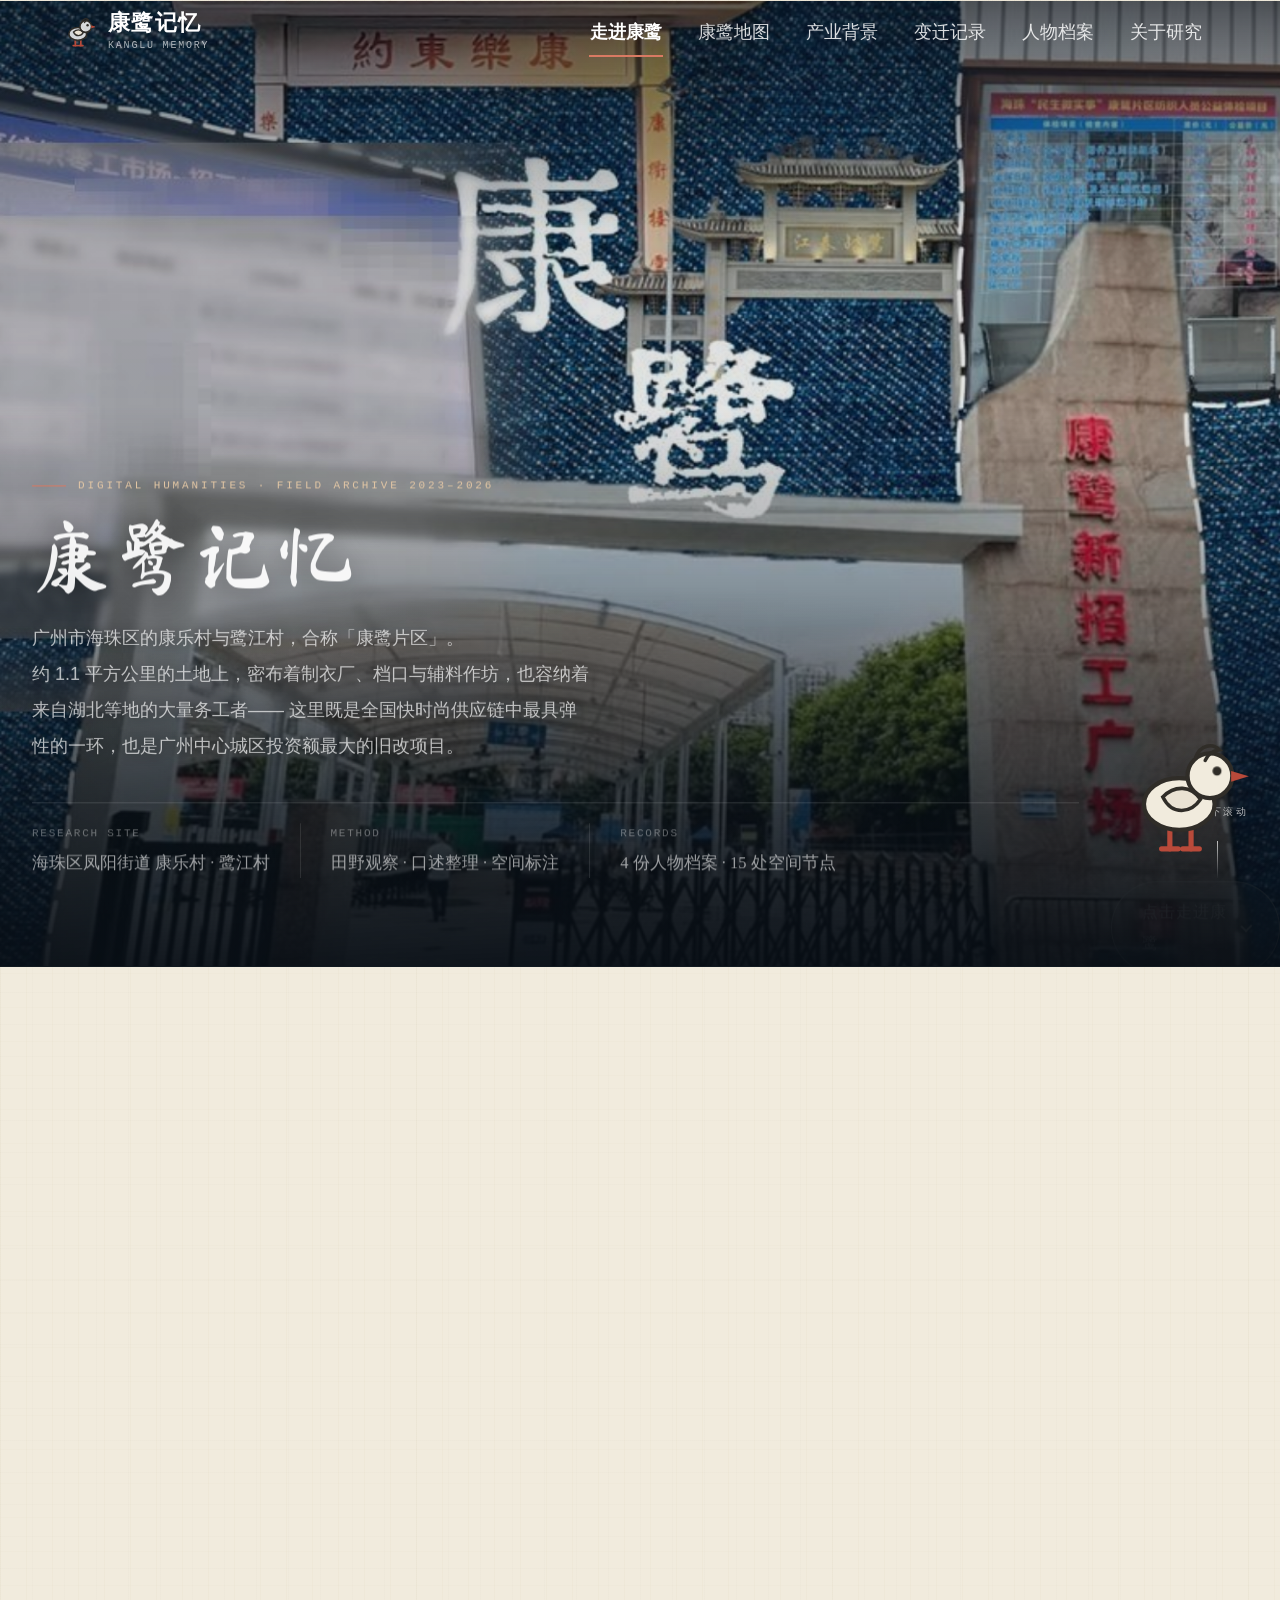
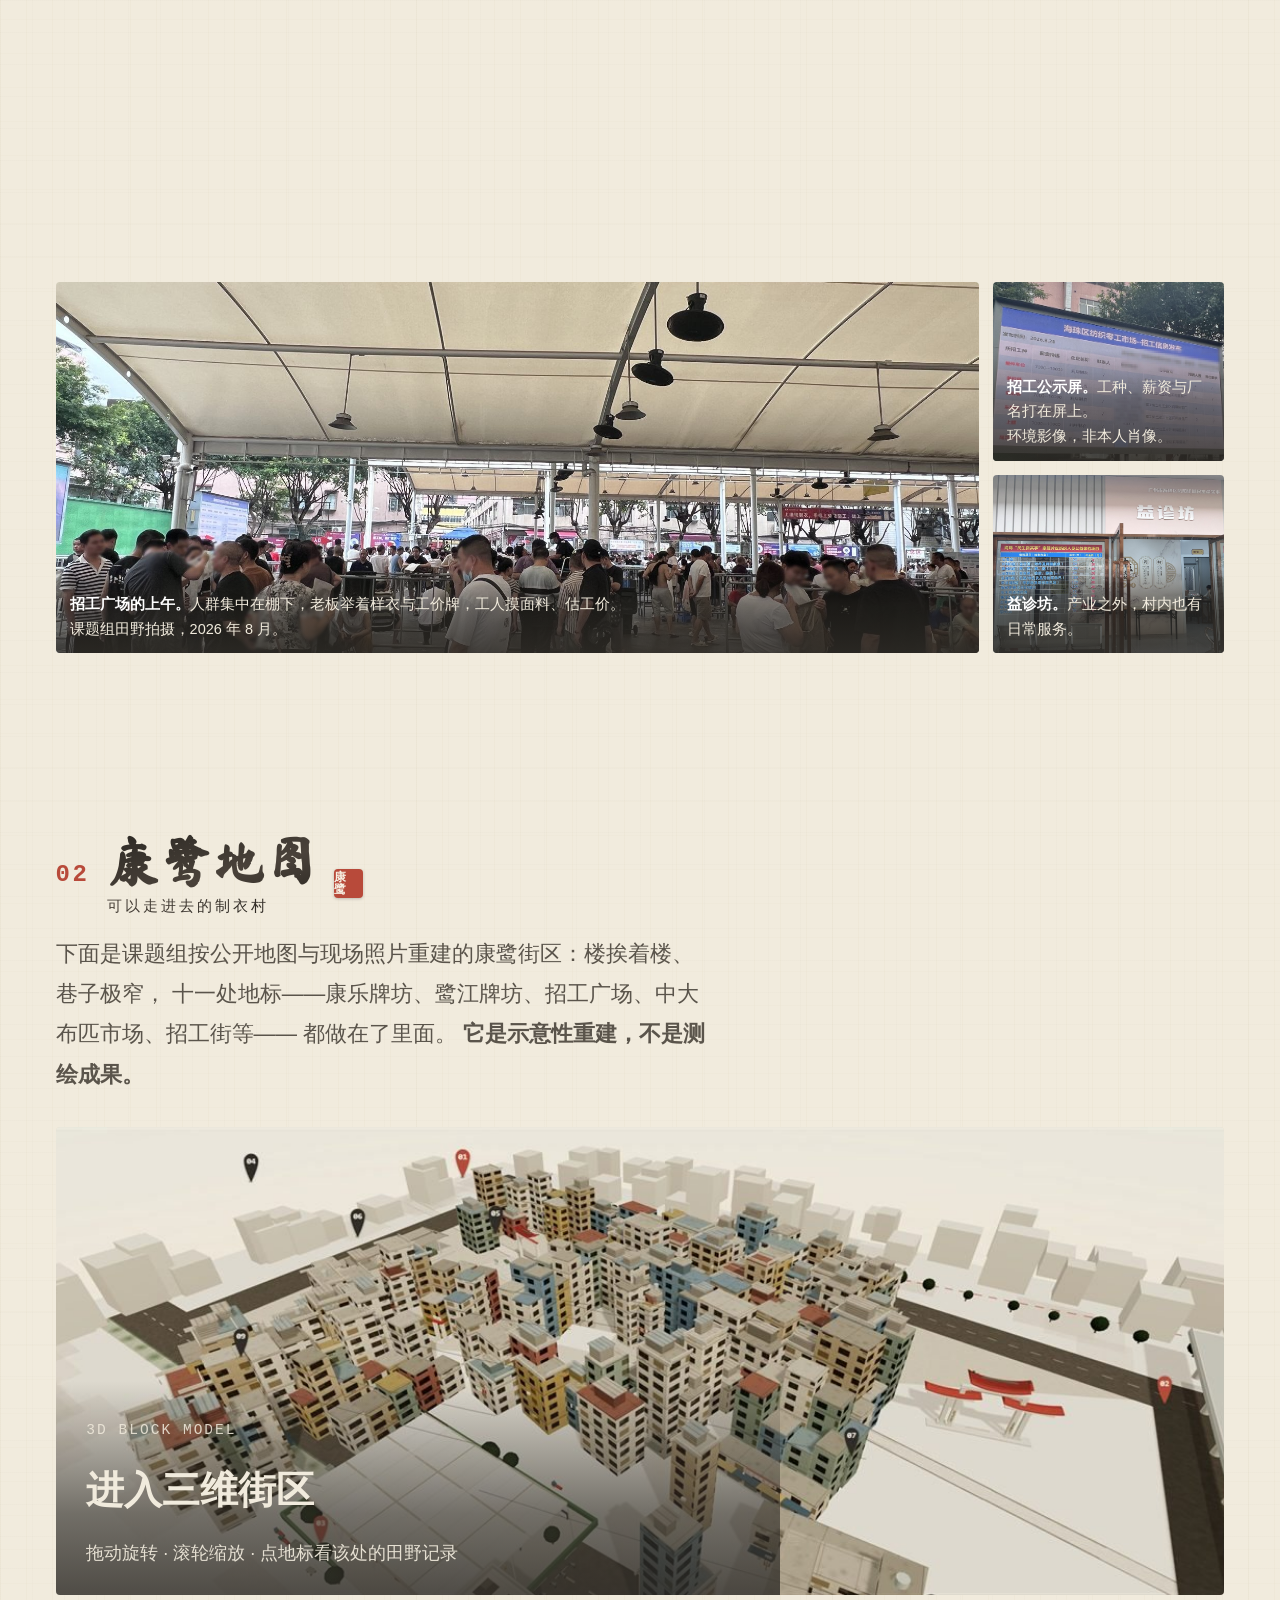
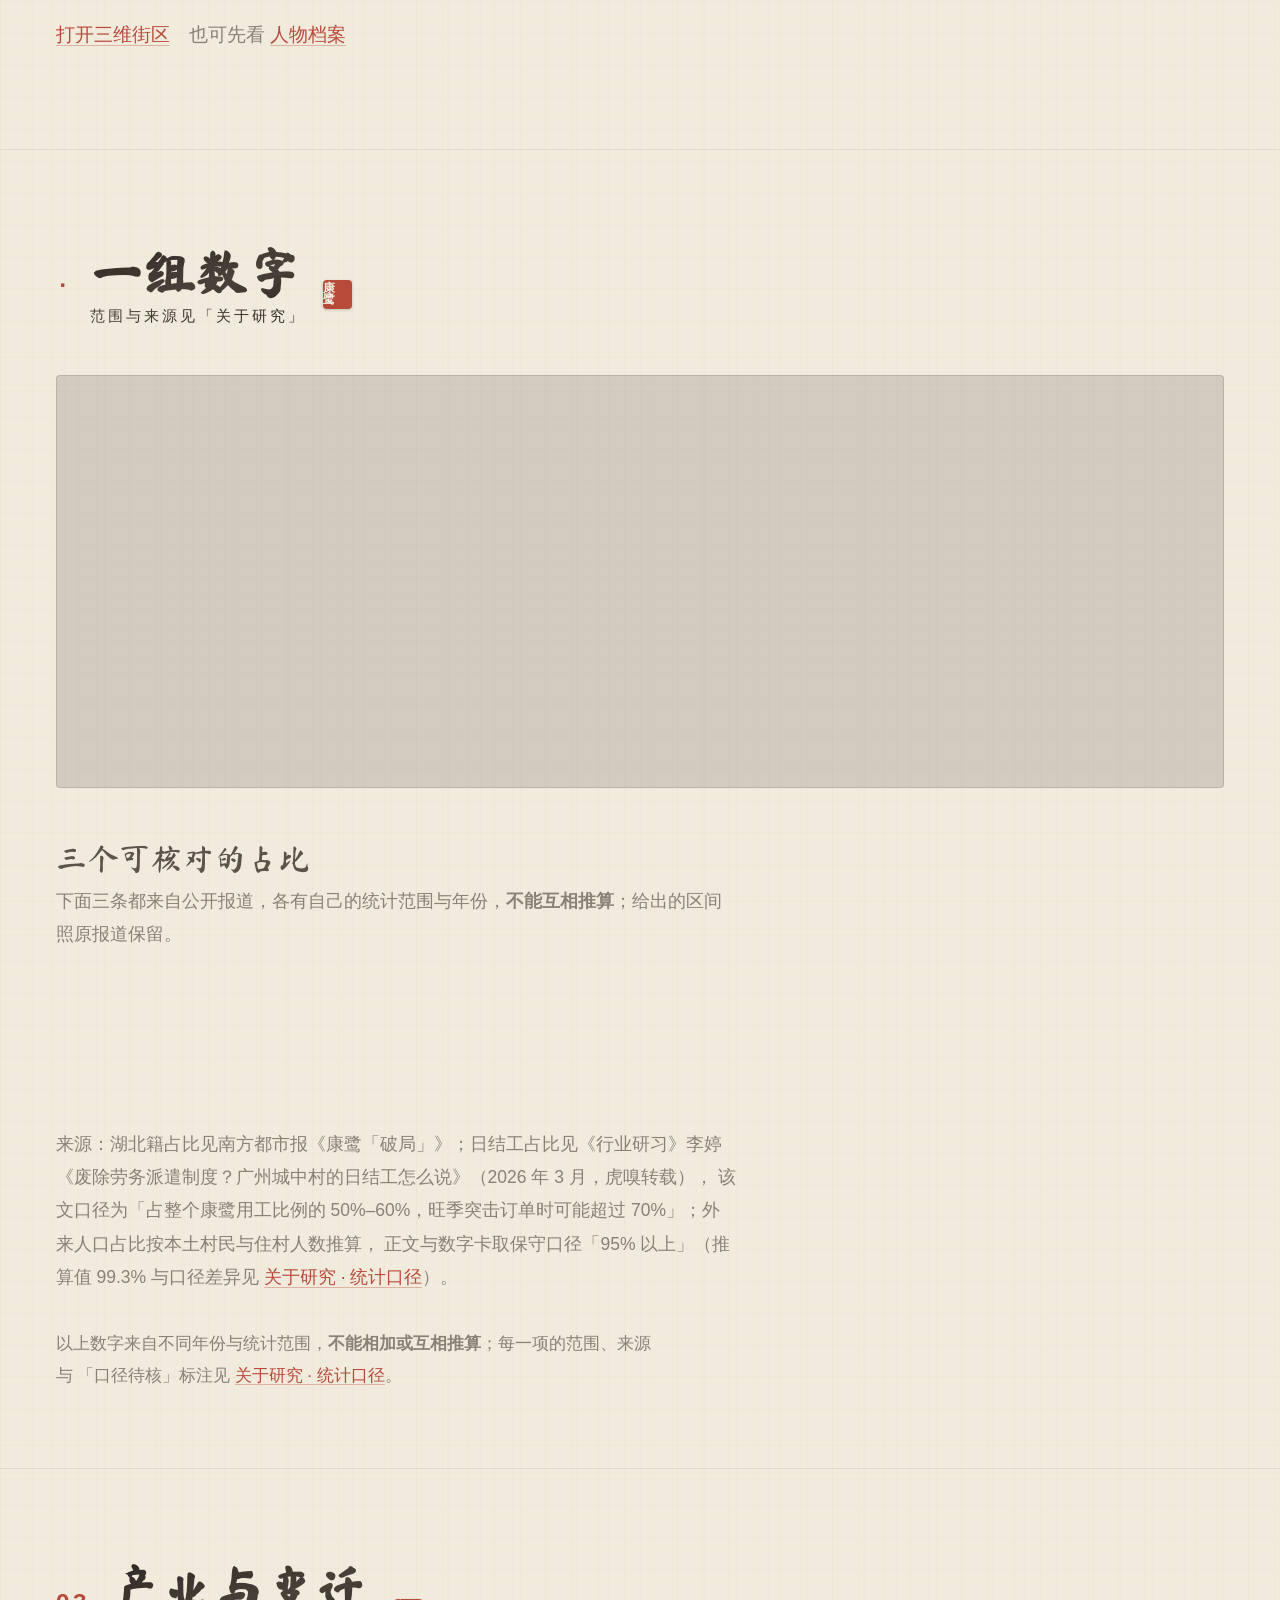
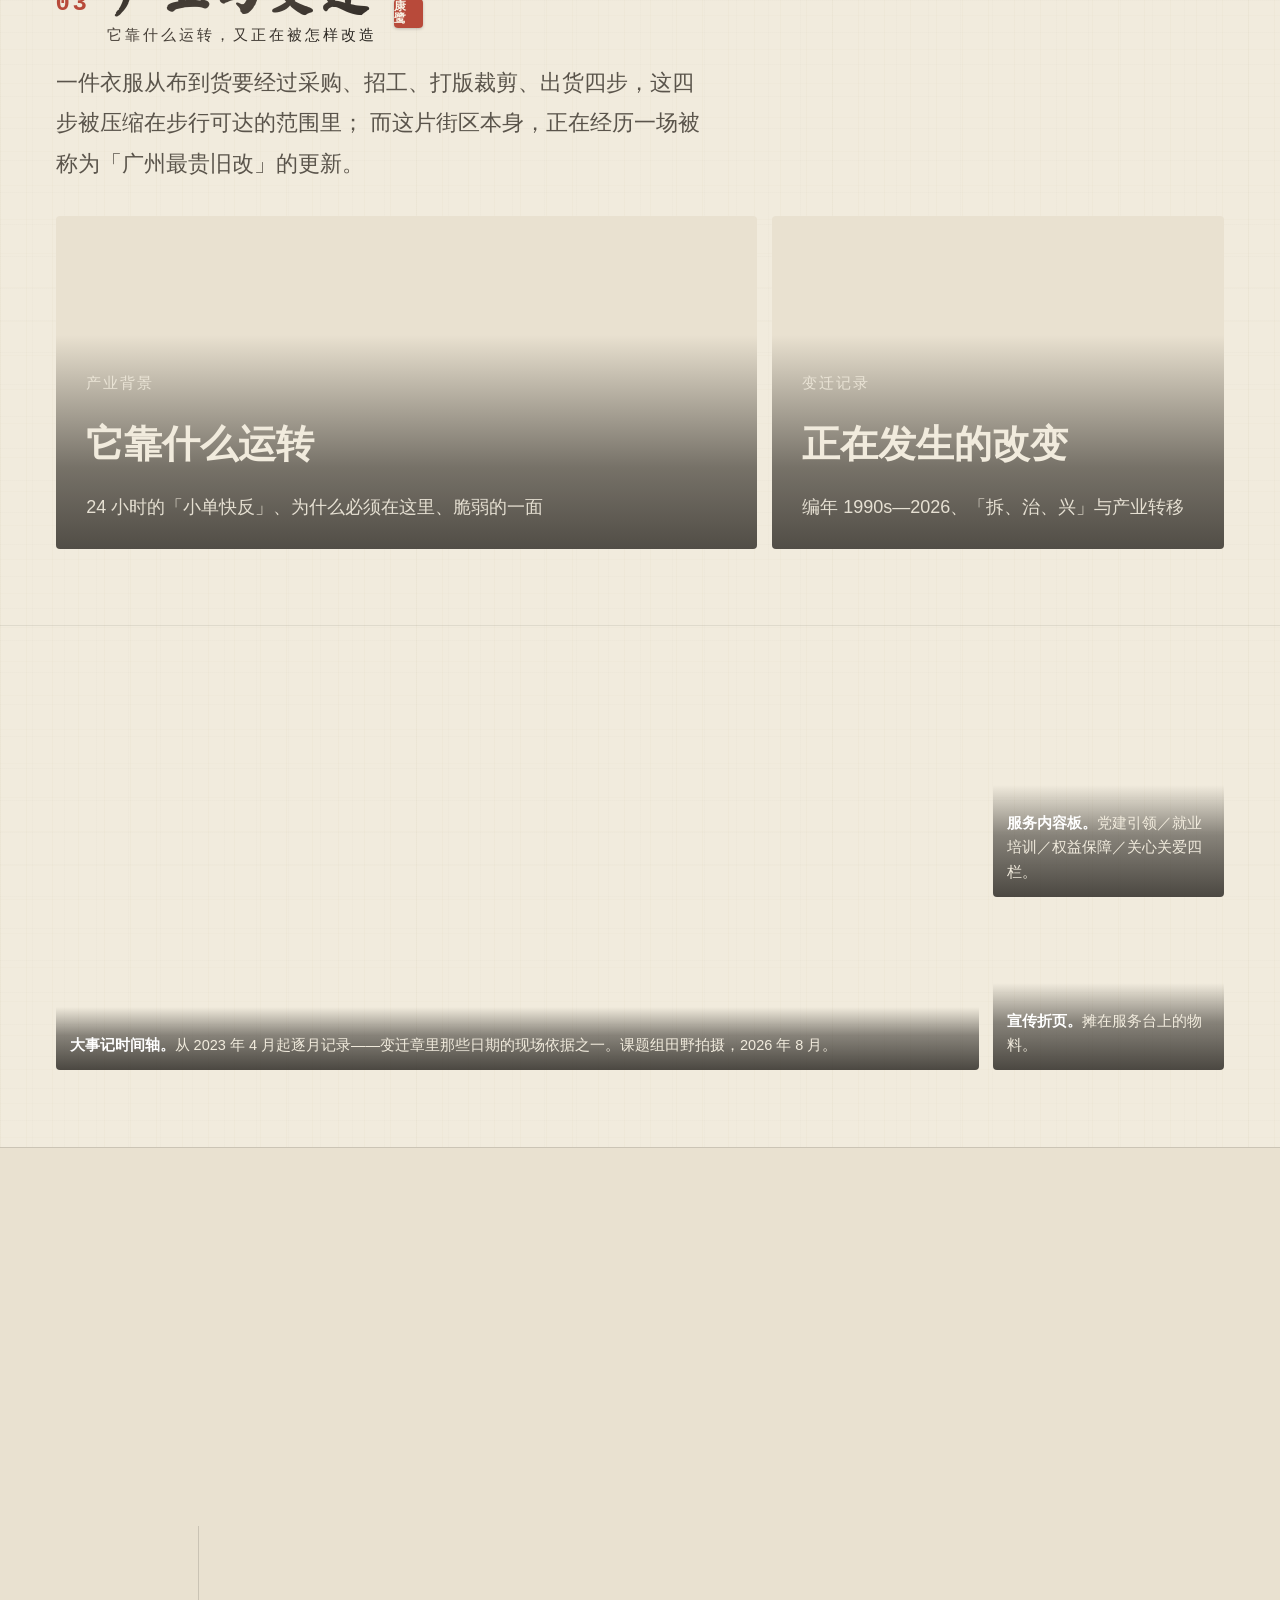
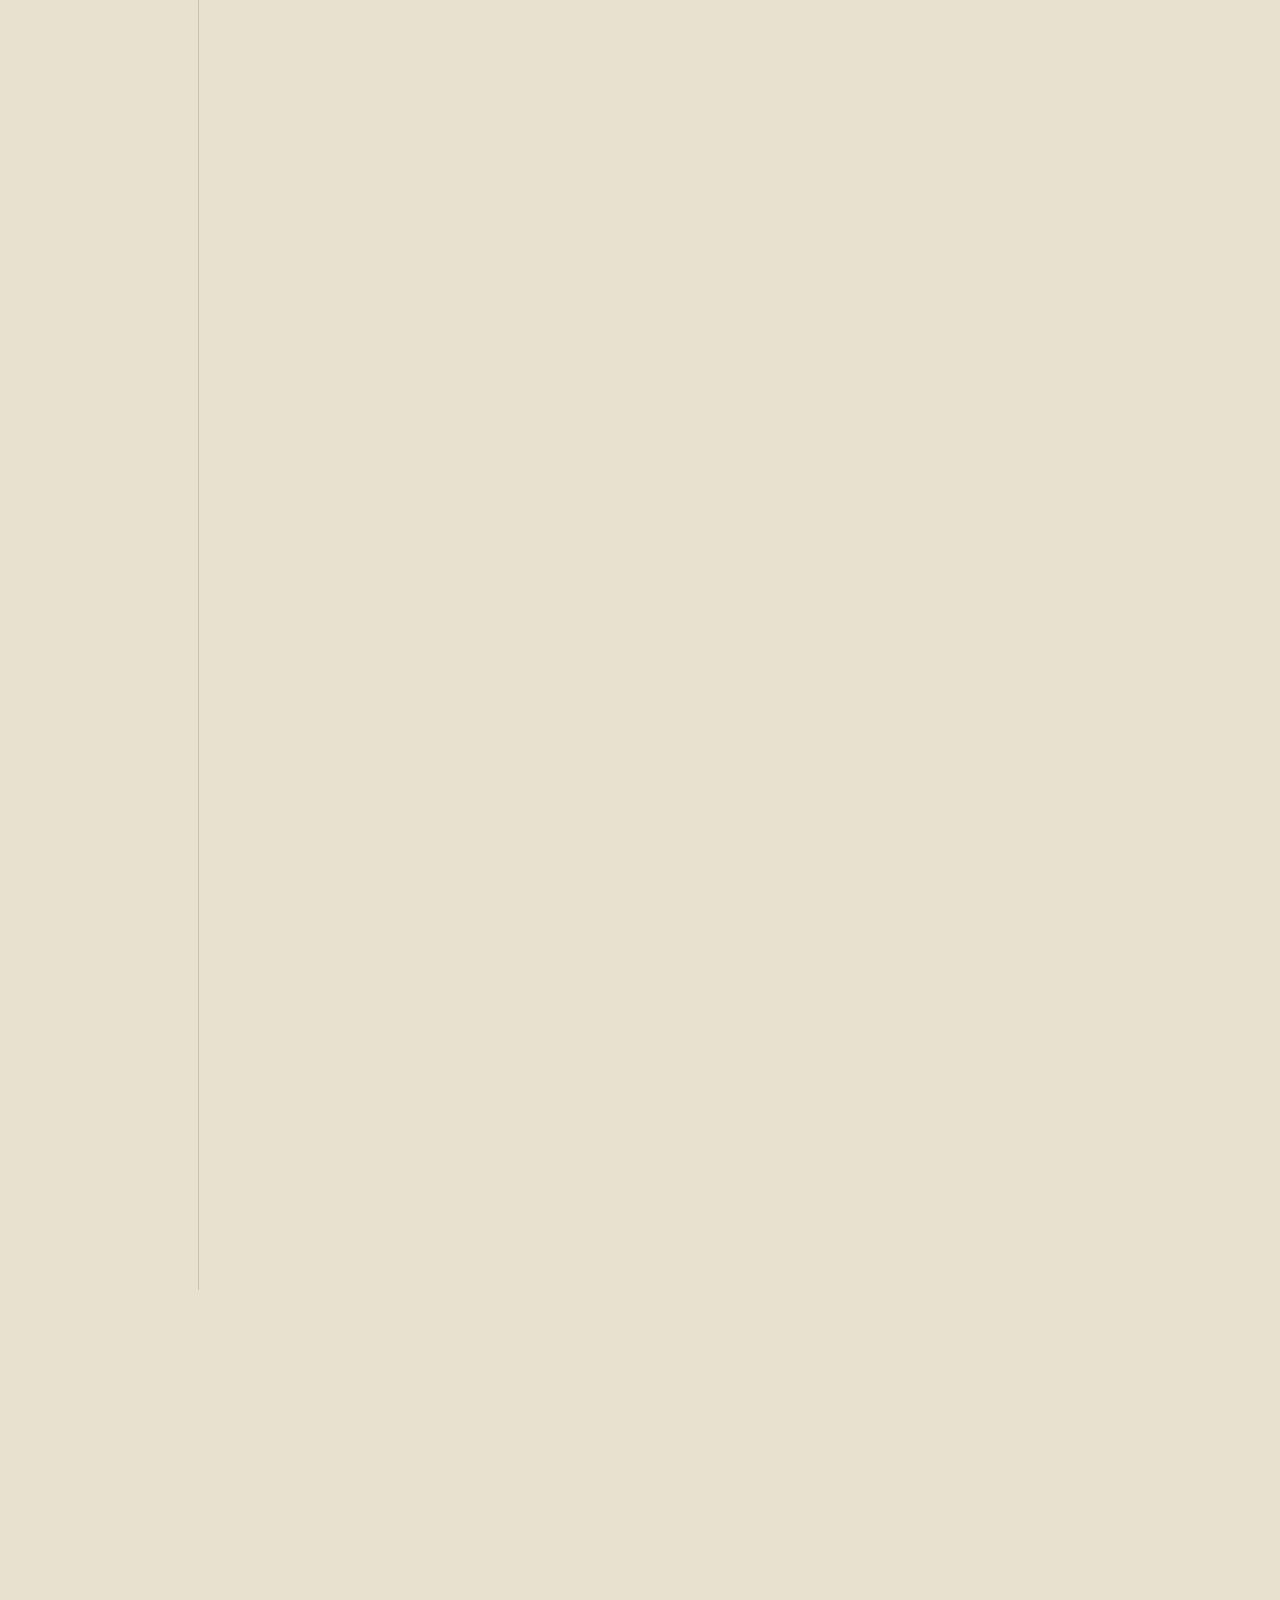
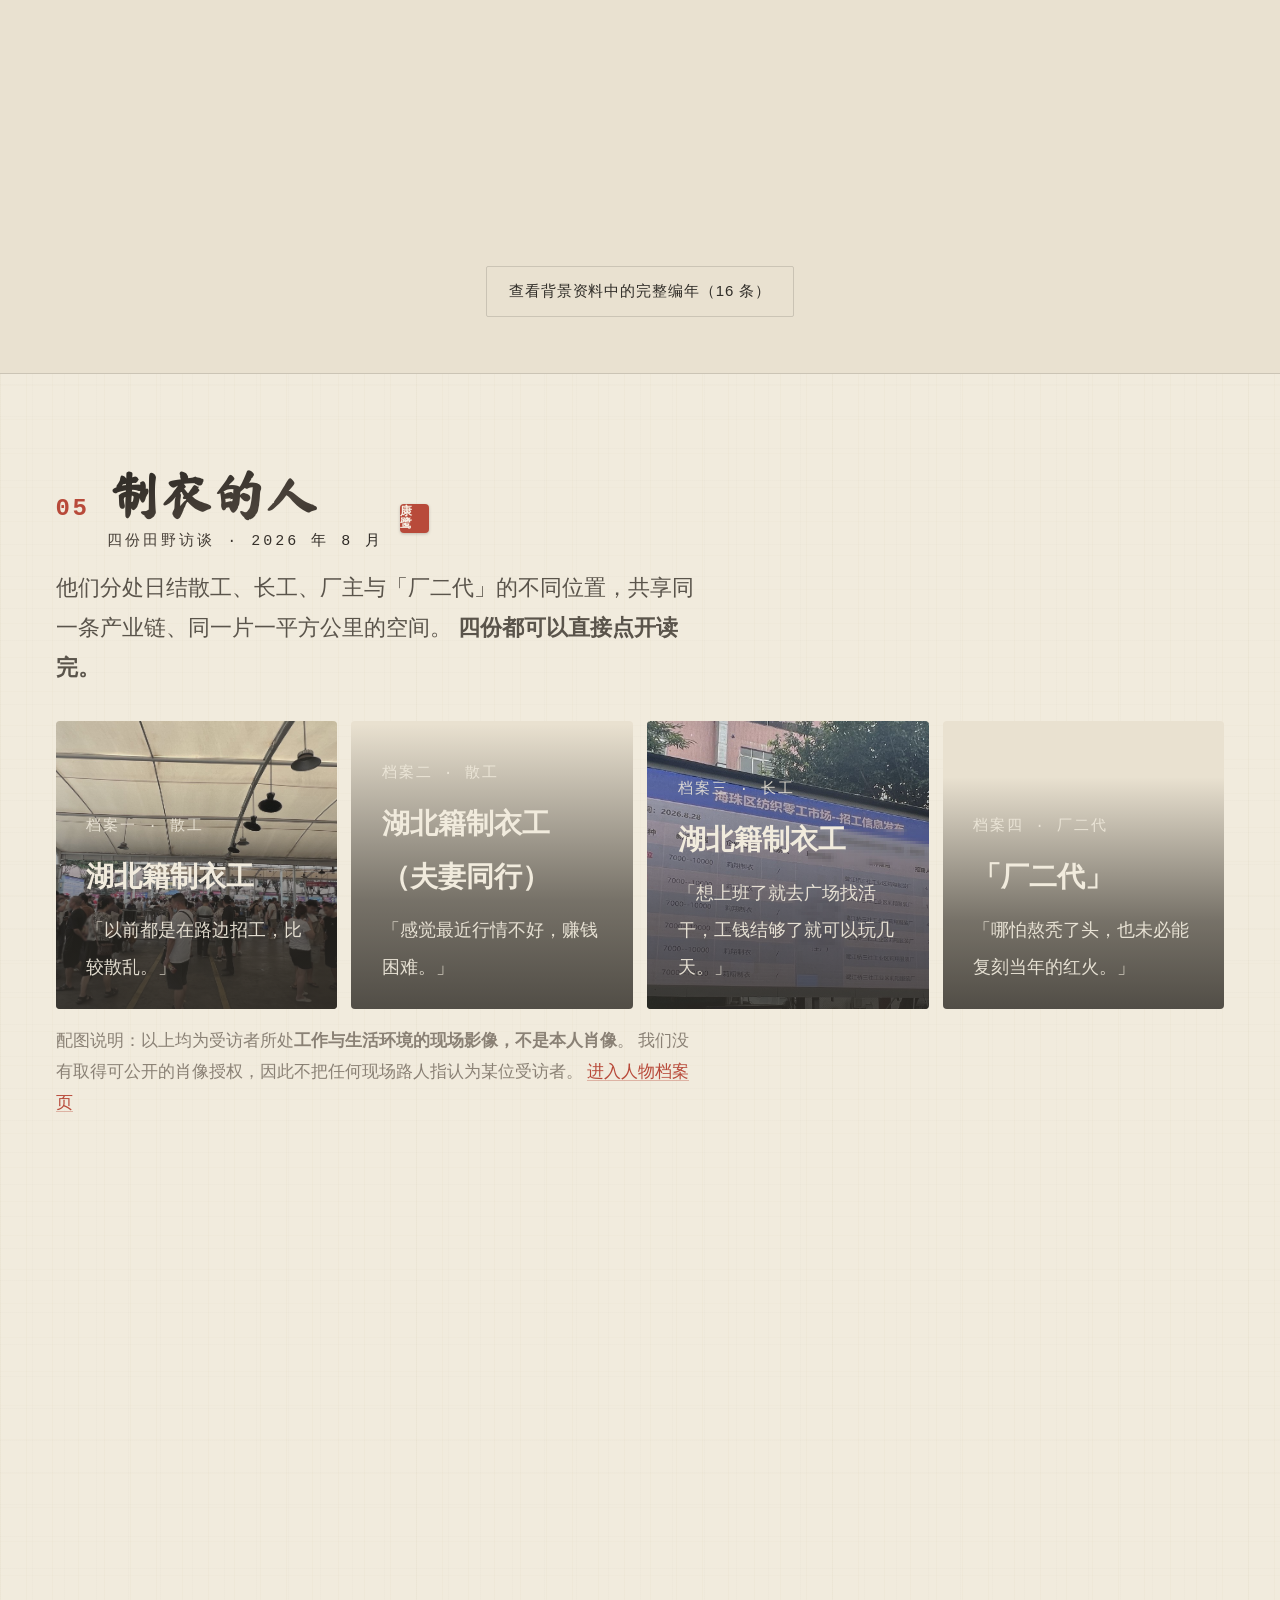
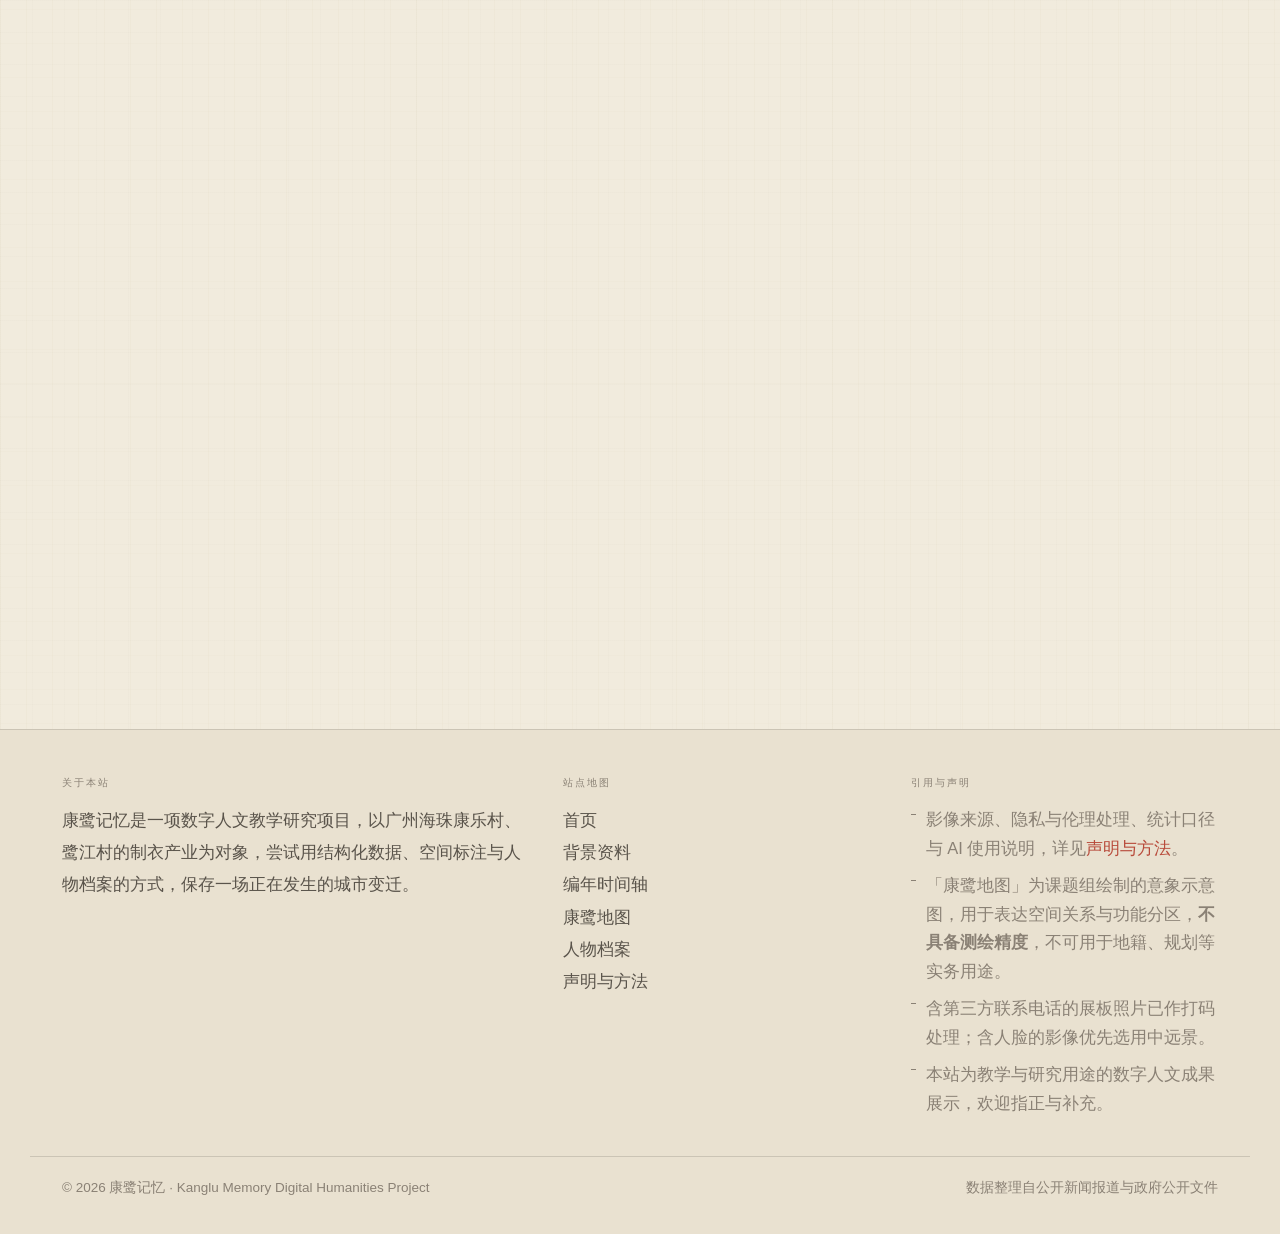
<file: index.html>
<!DOCTYPE html>
<html lang="zh-CN">
<head>
<meta charset="utf-8">
<meta name="viewport" content="width=device-width,initial-scale=1">
<title>康鹭记忆 · Kanglu Memory</title>
<!-- 站点本体在 kanglu-terminal/ 子目录里（旧版仍在 kanglu-dh/，随时可回退）；
     GitHub Pages 只能从仓库根目录提供服务，所以这里做一次跳转。
     没有开 JavaScript 也能进（下面留了链接）。 -->
<meta http-equiv="refresh" content="0; url=kanglu-terminal/index.html">
<link rel="canonical" href="kanglu-terminal/index.html">
<style>
  :root { --paper:#faf7f0; --ink:#1c1a17; --ink-3:#79705f; --red:#b3452f; }
  html,body { margin:0; height:100%; }
  body {
    background:var(--paper); color:var(--ink);
    font:15px/1.9 -apple-system,"PingFang SC","Microsoft YaHei",sans-serif;
    display:grid; place-items:center; text-align:center;
  }
  .box { padding:32px; }
  .mark { width:44px; height:44px; border:2px solid var(--ink); border-radius:50%;
          display:grid; place-items:center; margin:0 auto 18px;
          font:700 20px/1 Georgia,serif; }
  h1 { font-size:22px; margin:0 0 6px; letter-spacing:.06em; }
  .en { font:11px/1 ui-monospace,monospace; letter-spacing:.22em;
        text-transform:uppercase; color:var(--ink-3); margin-bottom:20px; }
  a { color:var(--red); }
  p { margin:0; color:var(--ink-3); font-size:13px; }
</style>
</head>
<body>
  <div class="box">
    <div class="mark">康</div>
    <h1>康鹭记忆</h1>
    <div class="en">Kanglu Memory</div>
    <p>正在进入… 若没有自动跳转，请点 <a href="kanglu-terminal/index.html">这里</a>。</p>
  </div>
</body>
</html>
</file>
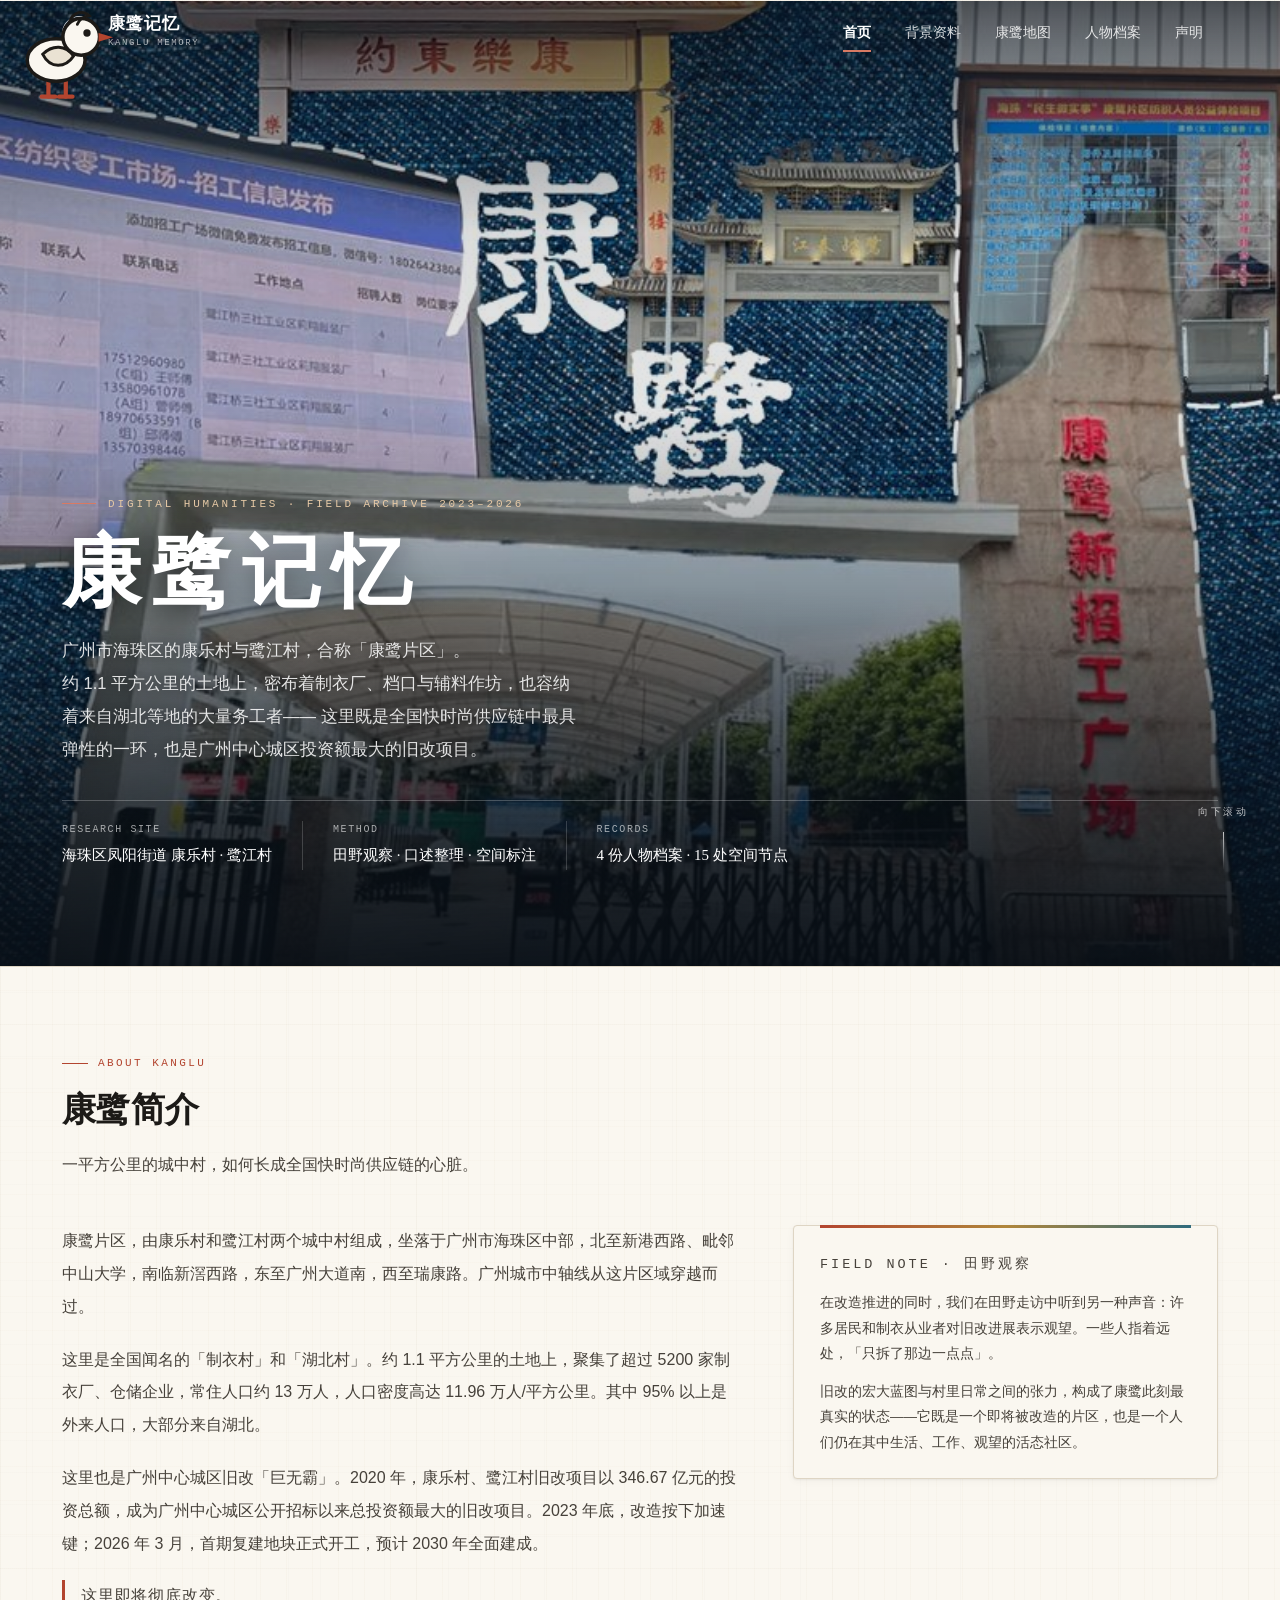
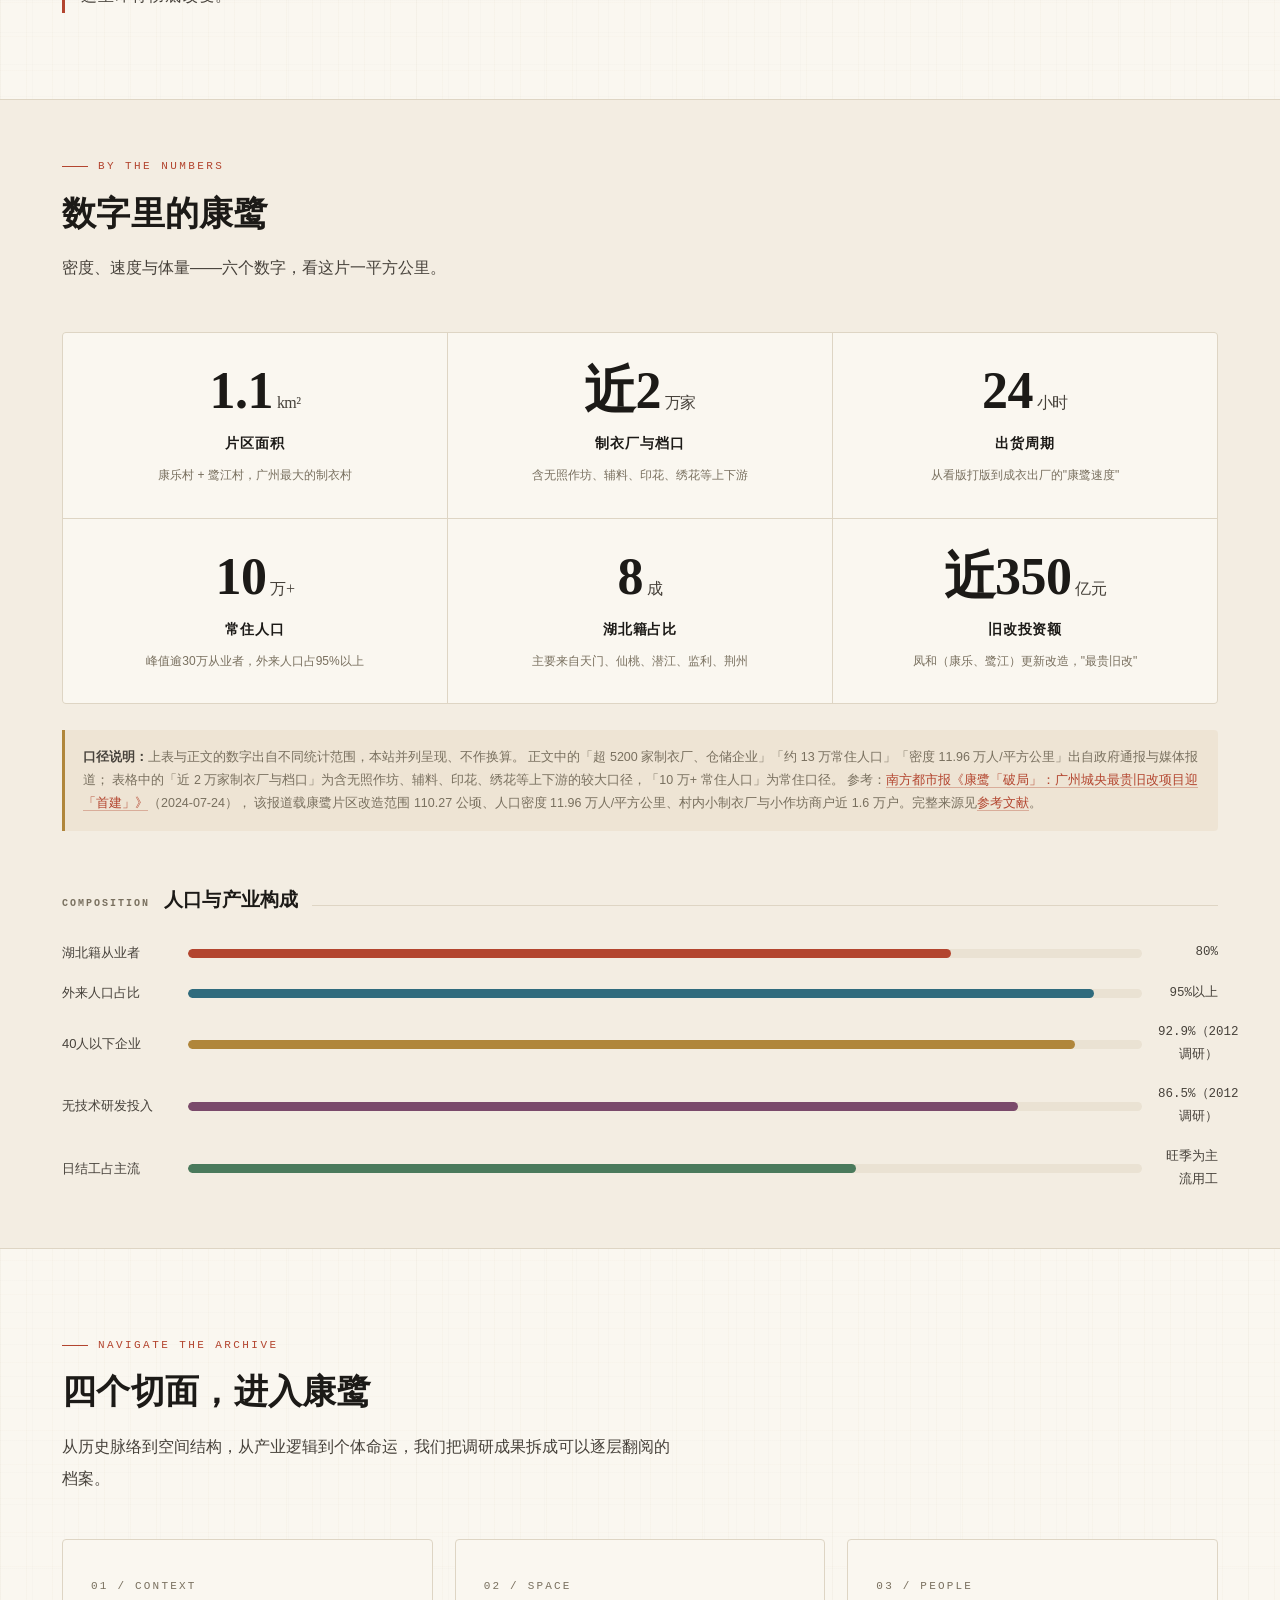
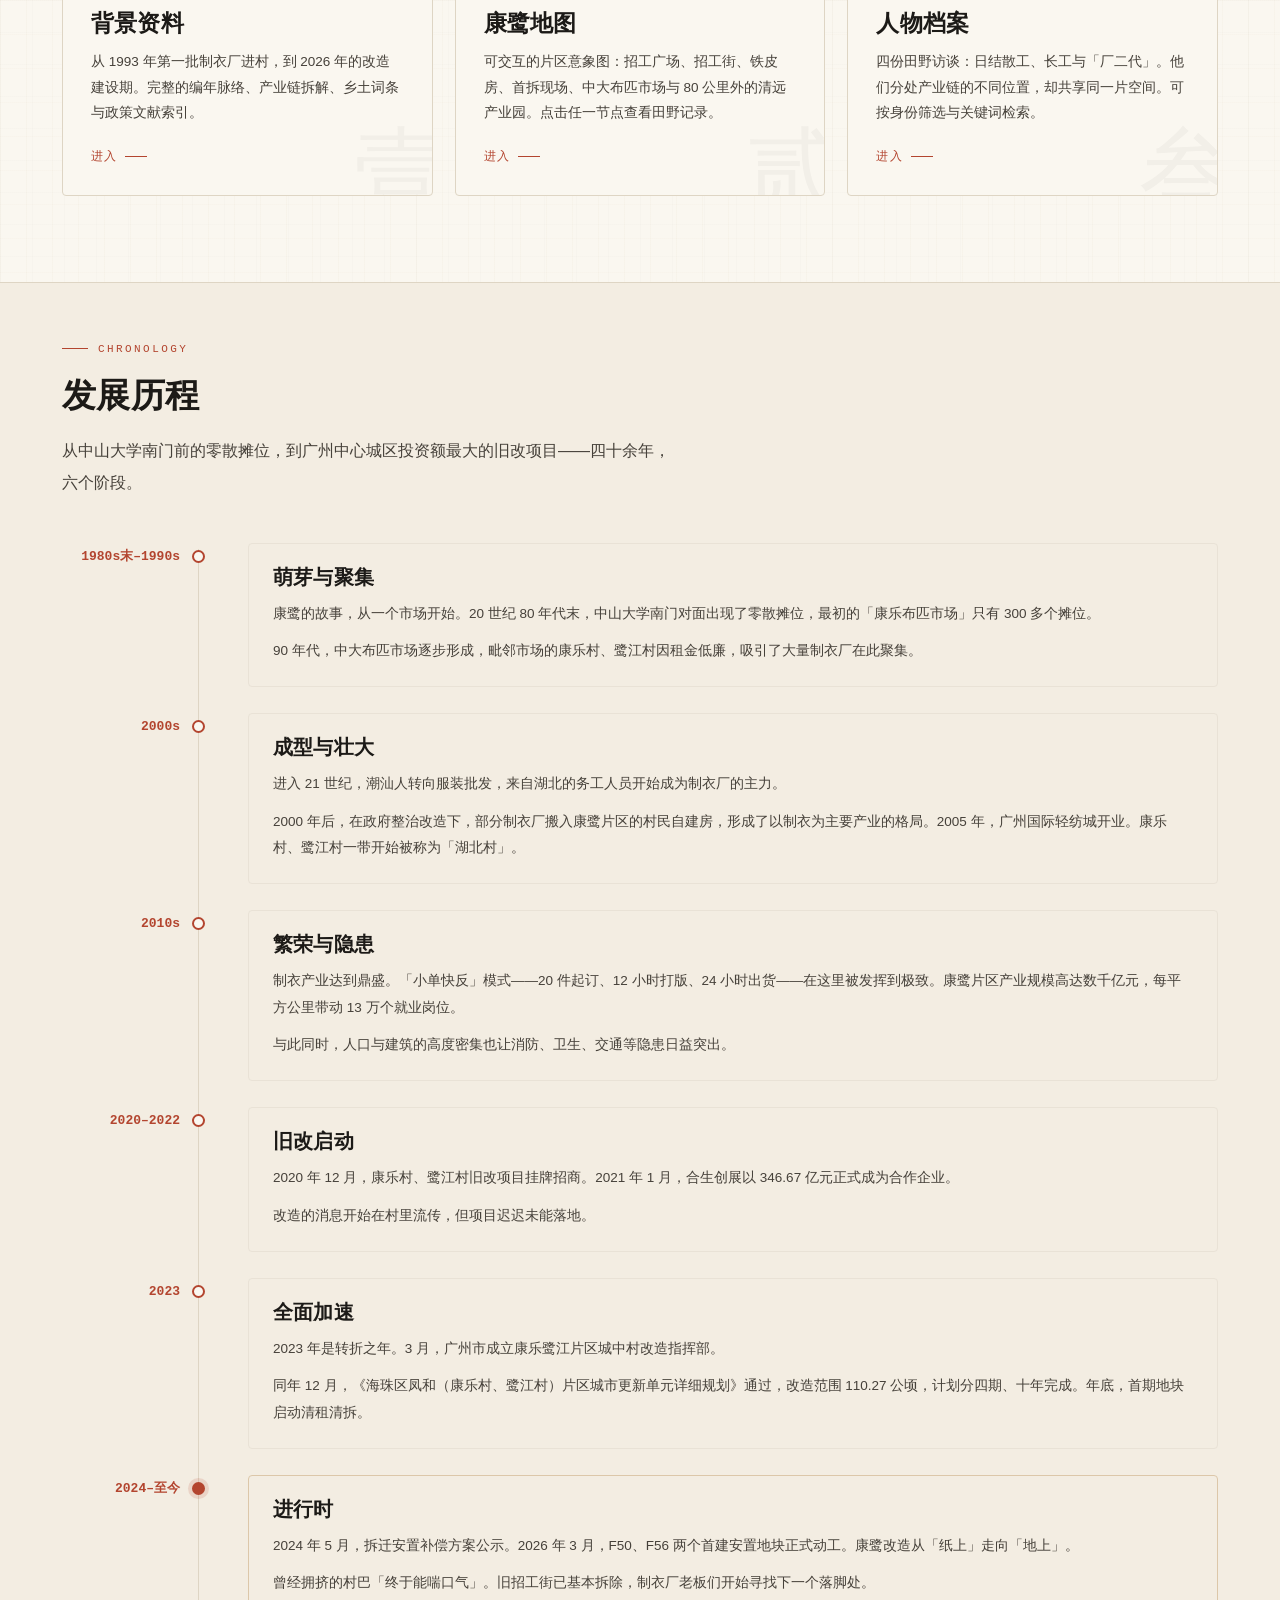
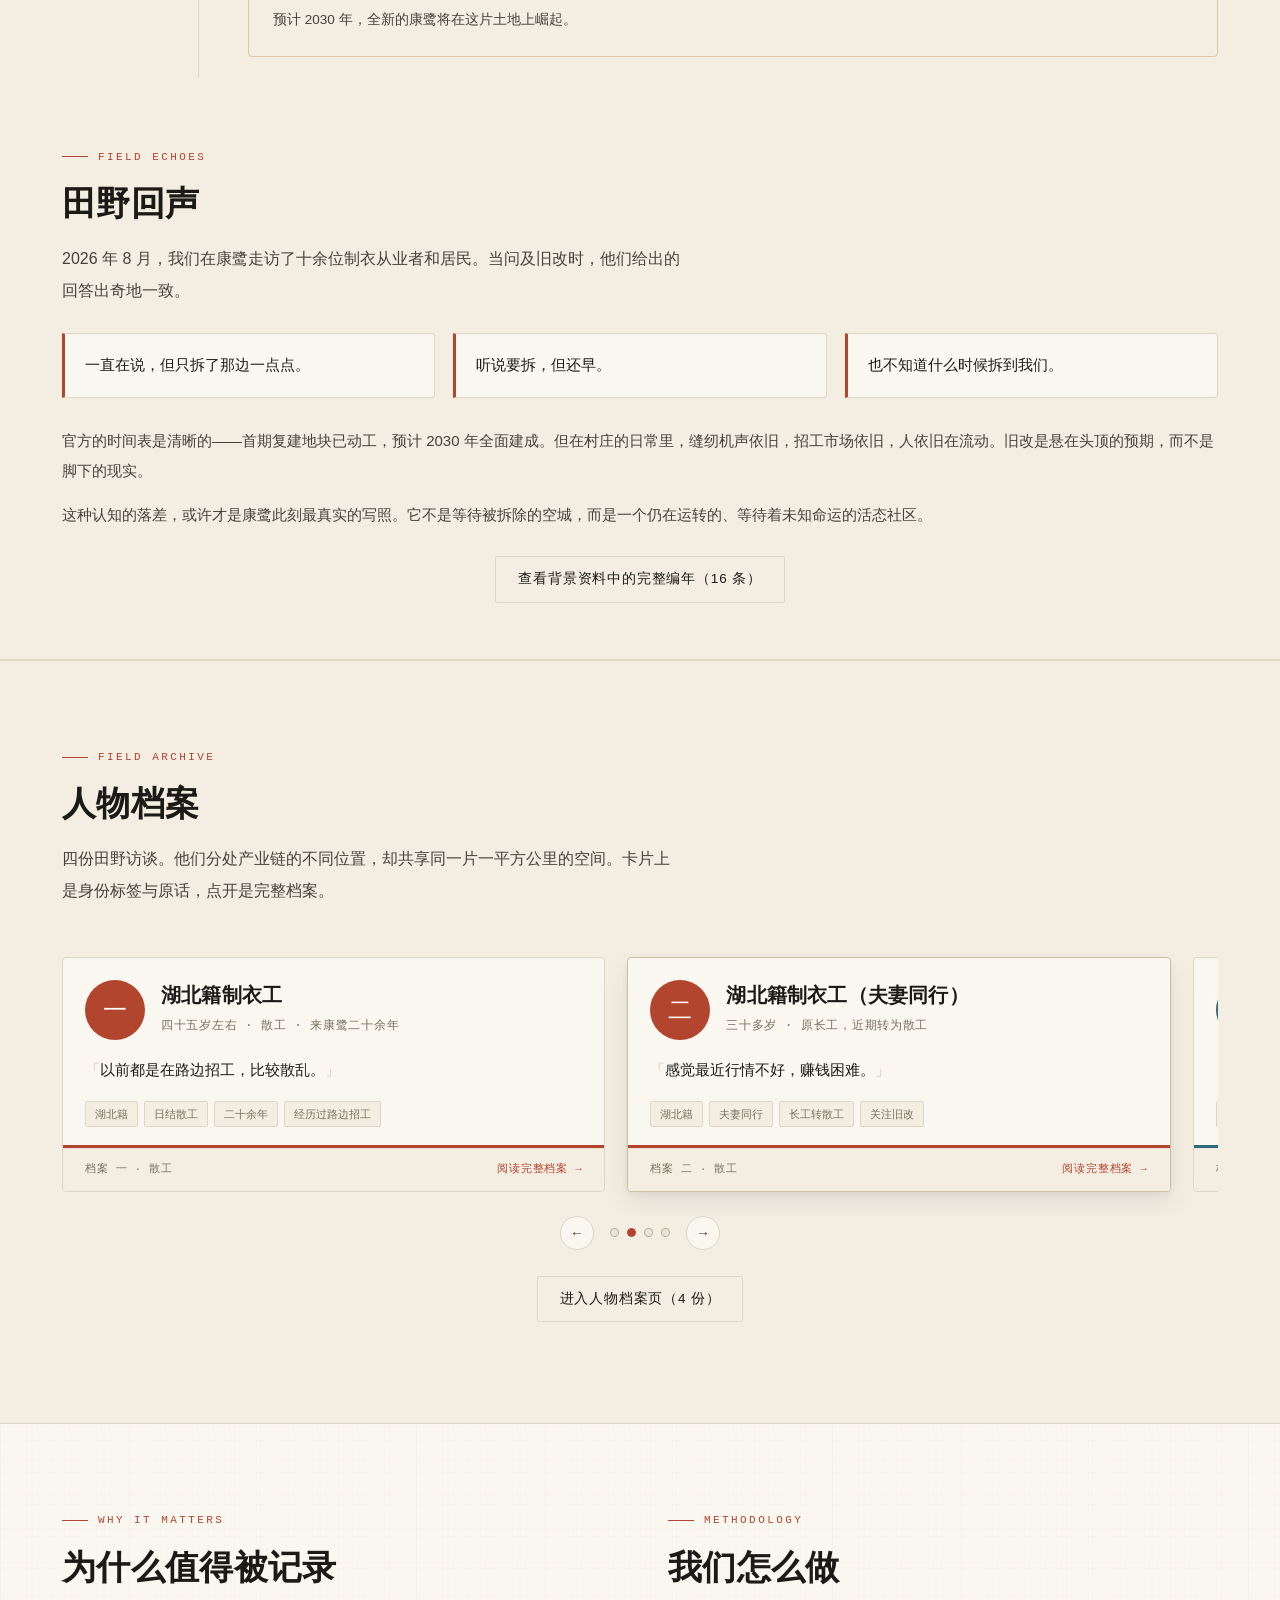
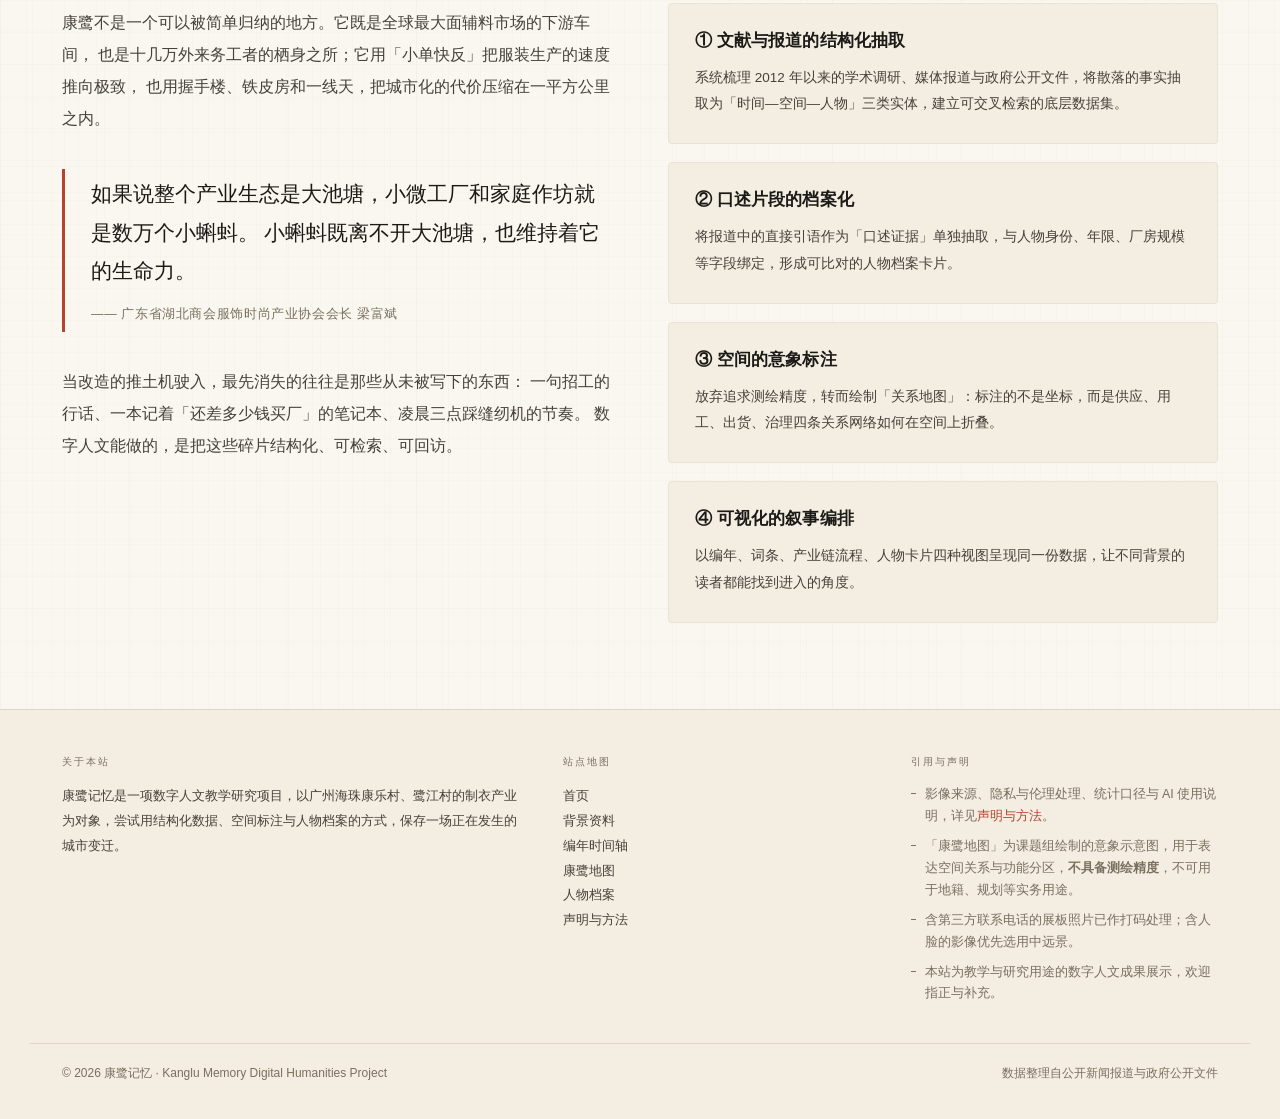
<file: kanglu-dh/index.html>
<!DOCTYPE html>
<html lang="zh-CN">
<head>
<meta charset="UTF-8">
<meta name="viewport" content="width=device-width, initial-scale=1">
<title>康鹭记忆 · 广州康鹭制衣村数字人文调研</title>
<meta name="description" content="康鹭记忆：以数字人文方法记录广州海珠康乐村、鹭江村制衣产业的空间、产业与人物档案。">
<link rel="stylesheet" href="assets/css/style.css">
<!-- share-card -->
  <meta property="og:type" content="website">
  <meta property="og:site_name" content="康鹭记忆">
  <meta property="og:title" content="康鹭记忆 · 康乐村与鹭江村的数字人文记录">
  <meta property="og:description" content="约 1.1 平方公里、近 2 万家制衣厂与档口、10 万+ 常住人口。用结构化数据、空间标注与人物口述，保存广州海珠康乐村与鹭江村这场正在发生的城市变迁。">
  <meta property="og:image" content="https://sunset-sunrise-sun.github.io/---/kanglu-dh/assets/img/share-card.jpg">
  <meta property="og:image:width" content="1200">
  <meta property="og:image:height" content="630">
  <meta property="og:url" content="https://sunset-sunrise-sun.github.io/---/kanglu-dh/index.html">
  <meta name="twitter:card" content="summary_large_image">
  <meta name="twitter:title" content="康鹭记忆 · 康乐村与鹭江村的数字人文记录">
  <meta name="twitter:description" content="约 1.1 平方公里、近 2 万家制衣厂与档口、10 万+ 常住人口。用结构化数据、空间标注与人物口述，保存广州海珠康乐村与鹭江村这场正在发生的城市变迁。">
  <meta name="twitter:image" content="https://sunset-sunrise-sun.github.io/---/kanglu-dh/assets/img/share-card.jpg">
  <link rel="icon" href="assets/img/icon-180.png">
  <link rel="apple-touch-icon" href="assets/img/icon-180.png">
</head>
<body data-page="home">

<!-- ============ 顶栏 ============ -->
<header class="site-head">
  <div class="head-inner">
    <a class="brand" href="index.html">
      <span class="brand-mark"><span>康</span></span>
      <span class="brand-txt">
        <b>康鹭记忆</b>
        <i>KANGLU MEMORY</i>
      </span>
    </a>
    <button class="nav-toggle" aria-label="菜单"><i></i></button>
    <nav class="nav">
      <a href="index.html" data-nav="home">首页</a>
      <a href="background.html" data-nav="background">背景资料</a>
      <a href="map.html" data-nav="map">康鹭地图</a>
      <a href="people.html" data-nav="people">人物档案</a>
      <a href="statement.html" data-nav="statement">声明</a>
    </nav>
  </div>
</header>

<!-- ============ 封面 ============ -->
<section class="cover" id="cover">
  <div class="cover-media">
    <img class="cover-img"
         src="assets/img/cover.jpg"
         srcset="assets/img/cover-sm.jpg 1280w, assets/img/cover.jpg 2560w"
         sizes="100vw" width="2560" height="1440"
         fetchpriority="high" decoding="async"
         alt="康鹭片区实景拼贴：康乐鹭江牌坊、海珠区纺织零工市场招工信息发布栏、康鹭新招工广场与益诊坊">
  </div>
  <div class="cover-veil" aria-hidden="true"></div>

  <div class="cover-inner">
    <div class="wrap">
      <p class="cover-eyebrow anim a1">Digital Humanities · Field Archive 2023–2026</p>
      <h1 class="cover-title anim a2">康鹭记忆</h1>
      <p class="cover-sub anim a3">
        广州市海珠区的康乐村与鹭江村，合称「康鹭片区」。<br>
        约 1.1 平方公里的土地上，密布着制衣厂、档口与辅料作坊，也容纳着来自湖北等地的大量务工者——
        这里既是全国快时尚供应链中最具弹性的一环，也是广州中心城区投资额最大的旧改项目。
      </p>
      <dl class="hero-meta cover-meta anim a4">
        <div><dt>Research Site</dt><dd>海珠区凤阳街道 康乐村 · 鹭江村</dd></div>
        <div><dt>Method</dt><dd>田野观察 · 口述整理 · 空间标注</dd></div>
        <div><dt>Records</dt><dd><span id="recPeople">—</span> 份人物档案 · <span id="recPoi">—</span> 处空间节点</dd></div>
      </dl>
    </div>
  </div>

  <a class="cover-hint anim a4" href="#entries"><span>向下滚动</span><i></i></a>
</section>

<!-- ============ 康鹭简介 ============ -->
<section id="intro">
  <div class="wrap">
    <div class="sec-head reveal">
      <p class="eyebrow">About Kanglu</p>
      <h2 class="h-sec">康鹭简介</h2>
      <p class="lead">一平方公里的城中村，如何长成全国快时尚供应链的心脏。</p>
    </div>

    <div class="intro-grid">
      <div class="intro-body reveal">
        <p>康鹭片区，由康乐村和鹭江村两个城中村组成，坐落于广州市海珠区中部，北至新港西路、毗邻中山大学，南临新滘西路，东至广州大道南，西至瑞康路。广州城市中轴线从这片区域穿越而过。</p>
        <p>这里是全国闻名的「制衣村」和「湖北村」。约 1.1 平方公里的土地上，聚集了超过 5200 家制衣厂、仓储企业，常住人口约 13 万人，人口密度高达 11.96 万人/平方公里。其中 95% 以上是外来人口，大部分来自湖北。</p>
        <p>这里也是广州中心城区旧改「巨无霸」。2020 年，康乐村、鹭江村旧改项目以 346.67 亿元的投资总额，成为广州中心城区公开招标以来总投资额最大的旧改项目。2023 年底，改造按下加速键；2026 年 3 月，首期复建地块正式开工，预计 2030 年全面建成。</p>
        <p class="intro-line">这里即将彻底改变。</p>
      </div>

      <aside class="field-note reveal">
        <p class="fn-tag">Field Note · 田野观察</p>
        <p>在改造推进的同时，我们在田野走访中听到另一种声音：许多居民和制衣从业者对旧改进展表示观望。一些人指着远处，「只拆了那边一点点」。</p>
        <p>旧改的宏大蓝图与村里日常之间的张力，构成了康鹭此刻最真实的状态——它既是一个即将被改造的片区，也是一个人们仍在其中生活、工作、观望的活态社区。</p>
      </aside>
    </div>
  </div>
</section>

<!-- ============ 数字特征 ============ -->
<section class="tight" id="figures" style="background:var(--paper-2);border-top:1px solid var(--line);border-bottom:1px solid var(--line)">
  <div class="wrap">
    <div class="sec-head reveal">
      <p class="eyebrow">By the Numbers</p>
      <h2 class="h-sec">数字里的康鹭</h2>
      <p class="lead">密度、速度与体量——六个数字，看这片一平方公里。</p>
    </div>

    <div class="stats" id="stats"></div>

    <p class="fig-note reveal">
      <b>口径说明：</b>上表与正文的数字出自不同统计范围，本站并列呈现、不作换算。
      正文中的「超 5200 家制衣厂、仓储企业」「约 13 万常住人口」「密度 11.96 万人/平方公里」出自政府通报与媒体报道；
      表格中的「近 2 万家制衣厂与档口」为含无照作坊、辅料、印花、绣花等上下游的较大口径，「10 万+ 常住人口」为常住口径。
      参考：<a href="https://m.mp.oeeee.com/a/BAAFRD000020240724978458.html" target="_blank" rel="noopener">南方都市报《康鹭「破局」：广州城央最贵旧改项目迎「首建」》</a>（2024-07-24），
      该报道载康鹭片区改造范围 110.27 公顷、人口密度 11.96 万人/平方公里、村内小制衣厂与小作坊商户近 1.6 万户。完整来源见<a href="background.html#refs">参考文献</a>。
    </p>

    <h3 class="sub-head reveal"><em>Composition</em>人口与产业构成</h3>
    <div class="bars" id="bars" style="margin-top:28px"></div>
  </div>
</section>

<!-- ============ 板块入口 ============ -->
<section id="entries">
  <div class="wrap">
    <div class="sec-head reveal">
      <p class="eyebrow">Navigate the Archive</p>
      <h2 class="h-sec">四个切面，进入康鹭</h2>
      <p class="lead">从历史脉络到空间结构，从产业逻辑到个体命运，我们把调研成果拆成可以逐层翻阅的档案。</p>
    </div>

    <div class="entries">
      <a class="entry reveal" href="background.html">
        <span class="bgmark">壹</span>
        <span class="idx">01 / CONTEXT</span>
        <h3>背景资料</h3>
        <p>从 1993 年第一批制衣厂进村，到 2026 年的改造建设期。完整的编年脉络、产业链拆解、乡土词条与政策文献索引。</p>
        <span class="arrow">进入</span>
      </a>
      <a class="entry reveal" href="map.html">
        <span class="bgmark">贰</span>
        <span class="idx">02 / SPACE</span>
        <h3>康鹭地图</h3>
        <p>可交互的片区意象图：招工广场、招工街、铁皮房、首拆现场、中大布匹市场与 80 公里外的清远产业园。点击任一节点查看田野记录。</p>
        <span class="arrow">进入</span>
      </a>
      <a class="entry reveal" href="people.html">
        <span class="bgmark">叁</span>
        <span class="idx">03 / PEOPLE</span>
        <h3>人物档案</h3>
        <p>四份田野访谈：日结散工、长工与「厂二代」。他们分处产业链的不同位置，却共享同一片空间。可按身份筛选与关键词检索。</p>
        <span class="arrow">进入</span>
      </a>
    </div>
  </div>
</section>

<!-- ============ 发展历程 ============ -->
<section class="tight" id="history" style="background:var(--paper-2);border-top:1px solid var(--line);border-bottom:1px solid var(--line)">
  <div class="wrap">
    <div class="sec-head reveal">
      <p class="eyebrow">Chronology</p>
      <h2 class="h-sec">发展历程</h2>
      <p class="lead">从中山大学南门前的零散摊位，到广州中心城区投资额最大的旧改项目——四十余年，六个阶段。</p>
    </div>

    <ul class="tl tl-hist" id="hist"></ul>

    <div class="hist-coda">
      <div class="sec-head reveal">
        <p class="eyebrow">Field Echoes</p>
        <h3 class="h-sec">田野回声</h3>
        <p class="lead">2026 年 8 月，我们在康鹭走访了十余位制衣从业者和居民。当问及旧改时，他们给出的回答出奇地一致。</p>
      </div>

      <div class="coda-quotes reveal">
        <blockquote class="coda-quote">一直在说，但只拆了那边一点点。</blockquote>
        <blockquote class="coda-quote">听说要拆，但还早。</blockquote>
        <blockquote class="coda-quote">也不知道什么时候拆到我们。</blockquote>
      </div>

      <div class="coda-body reveal">
        <p>官方的时间表是清晰的——首期复建地块已动工，预计 2030 年全面建成。但在村庄的日常里，缝纫机声依旧，招工市场依旧，人依旧在流动。旧改是悬在头顶的预期，而不是脚下的现实。</p>
        <p>这种认知的落差，或许才是康鹭此刻最真实的写照。它不是等待被拆除的空城，而是一个仍在运转的、等待着未知命运的活态社区。</p>
      </div>

      <div class="tl-more"><a class="btn ghost" href="background.html#chronicle">查看背景资料中的完整编年（16 条）</a></div>
    </div>
  </div>
</section>

<!-- ============ 人物档案 ============ -->
<section id="people" style="background:var(--paper-2);border-top:1px solid var(--line);border-bottom:1px solid var(--line)">
  <div class="wrap">
    <div class="sec-head reveal">
      <p class="eyebrow">Field Archive</p>
      <h2 class="h-sec">人物档案</h2>
      <p class="lead">四份田野访谈。他们分处产业链的不同位置，却共享同一片一平方公里的空间。卡片上是身份标签与原话，点开是完整档案。</p>
    </div>

    <div class="ppl-carousel">
      <div class="ppl-track" id="pplTrack"></div>
      <div class="ppl-nav">
        <button class="ppl-arrow" id="pplPrev" type="button" aria-label="上一份档案">←</button>
        <div class="ppl-dots" id="pplDots"></div>
        <button class="ppl-arrow" id="pplNext" type="button" aria-label="下一份档案">→</button>
      </div>
    </div>

    <p class="tl-more" style="margin-top:26px"><a class="btn ghost" href="people.html">进入人物档案页（4 份）</a></p>
  </div>
</section>

<!-- ============ 引言 ============ -->
<section>
  <div class="wrap">
    <div class="two-col">
      <div class="reveal">
        <p class="eyebrow">Why It Matters</p>
        <h2 class="h-sec">为什么值得被记录</h2>
        <p class="lead">
          康鹭不是一个可以被简单归纳的地方。它既是全球最大面辅料市场的下游车间，
          也是十几万外来务工者的栖身之所；它用「小单快反」把服装生产的速度推向极致，
          也用握手楼、铁皮房和一线天，把城市化的代价压缩在一平方公里之内。
        </p>
        <blockquote class="pull">
          如果说整个产业生态是大池塘，小微工厂和家庭作坊就是数万个小蝌蚪。
          小蝌蚪既离不开大池塘，也维持着它的生命力。
          <cite>—— 广东省湖北商会服饰时尚产业协会会长 梁富斌</cite>
        </blockquote>
        <p class="lead">
          当改造的推土机驶入，最先消失的往往是那些从未被写下的东西：
          一句招工的行话、一本记着「还差多少钱买厂」的笔记本、凌晨三点踩缝纫机的节奏。
          数字人文能做的，是把这些碎片结构化、可检索、可回访。
        </p>
      </div>

      <div class="reveal">
        <p class="eyebrow">Methodology</p>
        <h2 class="h-sec">我们怎么做</h2>
        <div class="card" style="margin-bottom:18px">
          <h4>① 文献与报道的结构化抽取</h4>
          <p>系统梳理 2012 年以来的学术调研、媒体报道与政府公开文件，将散落的事实抽取为「时间—空间—人物」三类实体，建立可交叉检索的底层数据集。</p>
        </div>
        <div class="card" style="margin-bottom:18px">
          <h4>② 口述片段的档案化</h4>
          <p>将报道中的直接引语作为「口述证据」单独抽取，与人物身份、年限、厂房规模等字段绑定，形成可比对的人物档案卡片。</p>
        </div>
        <div class="card" style="margin-bottom:18px">
          <h4>③ 空间的意象标注</h4>
          <p>放弃追求测绘精度，转而绘制「关系地图」：标注的不是坐标，而是供应、用工、出货、治理四条关系网络如何在空间上折叠。</p>
        </div>
        <div class="card">
          <h4>④ 可视化的叙事编排</h4>
          <p>以编年、词条、产业链流程、人物卡片四种视图呈现同一份数据，让不同背景的读者都能找到进入的角度。</p>
        </div>
      </div>
    </div>
  </div>
</section>

<!-- ============ 页脚 ============ -->
<footer class="site-foot">
  <div class="wrap foot-grid">
    <div>
      <h5>关于本站</h5>
      <p>康鹭记忆是一项数字人文教学研究项目，以广州海珠康乐村、鹭江村的制衣产业为对象，尝试用结构化数据、空间标注与人物档案的方式，保存一场正在发生的城市变迁。</p>
    </div>
    <div>
      <h5>站点地图</h5>
      <ul>
        <li><a href="index.html">首页</a></li>
        <li><a href="background.html">背景资料</a></li>
        <li><a href="background.html#chronicle">编年时间轴</a></li>
        <li><a href="map.html">康鹭地图</a></li>
        <li><a href="people.html">人物档案</a></li>
        <li><a href="statement.html">声明与方法</a></li>
      </ul>
    </div>
    <div>
      <h5>引用与声明</h5>
      <ul class="foot-notes">
        <li>影像来源、隐私与伦理处理、统计口径与 AI 使用说明，详见<a href="statement.html">声明与方法</a>。</li>
        <li>「康鹭地图」为课题组绘制的意象示意图，用于表达空间关系与功能分区，<b>不具备测绘精度</b>，不可用于地籍、规划等实务用途。</li>
        <li>含第三方联系电话的展板照片已作打码处理；含人脸的影像优先选用中远景。</li>
        <li>本站为教学与研究用途的数字人文成果展示，欢迎指正与补充。</li>
      </ul>
    </div>
  </div>
  <div class="foot-bot">
    <span>© 2026 康鹭记忆 · Kanglu Memory Digital Humanities Project</span>
    <span>数据整理自公开新闻报道与政府公开文件</span>
  </div>
</footer>

<script src="assets/js/data.js"></script>
<script src="assets/js/people-data.js"></script>
<script src="assets/js/main.js"></script>
<script src="assets/js/people.js"></script>
<script src="assets/js/ai.js"></script>
<script>
  document.getElementById('recPeople').textContent = PEOPLE.length;
  document.getElementById('recPoi').textContent = POIS.length;
  renderStats('#stats');
  renderHistory('#hist');
  initPeopleCarousel();

  // 人口与产业构成
  const BARS = [
    { l:'湖北籍从业者', v:80, c:'var(--red)',    t:'80%' },
    { l:'外来人口占比', v:95, c:'var(--indigo)', t:'95%以上' },
    { l:'40人以下企业', v:93, c:'var(--ochre)',  t:'92.9%（2012调研）' },
    { l:'无技术研发投入', v:87, c:'var(--plum)', t:'86.5%（2012调研）' },
    { l:'日结工占主流', v:70, c:'var(--green)',  t:'旺季为主流用工' }
  ];
  document.getElementById('bars').innerHTML = BARS.map(b => `
    <div class="bar-row reveal">
      <span class="bl">${b.l}</span>
      <span class="bar-track"><span class="bar-fill" style="background:${b.c}" data-w="${b.v}"></span></span>
      <span class="bv">${b.t}</span>
    </div>`).join('');

  // 滚动显现 / 数字滚动 / 进度条统一由 main.js 的 DOMContentLoaded 初始化，
  // 此处只负责把数据渲染进 DOM，避免重复创建 IntersectionObserver。
</script>
</body>
</html>
</file>
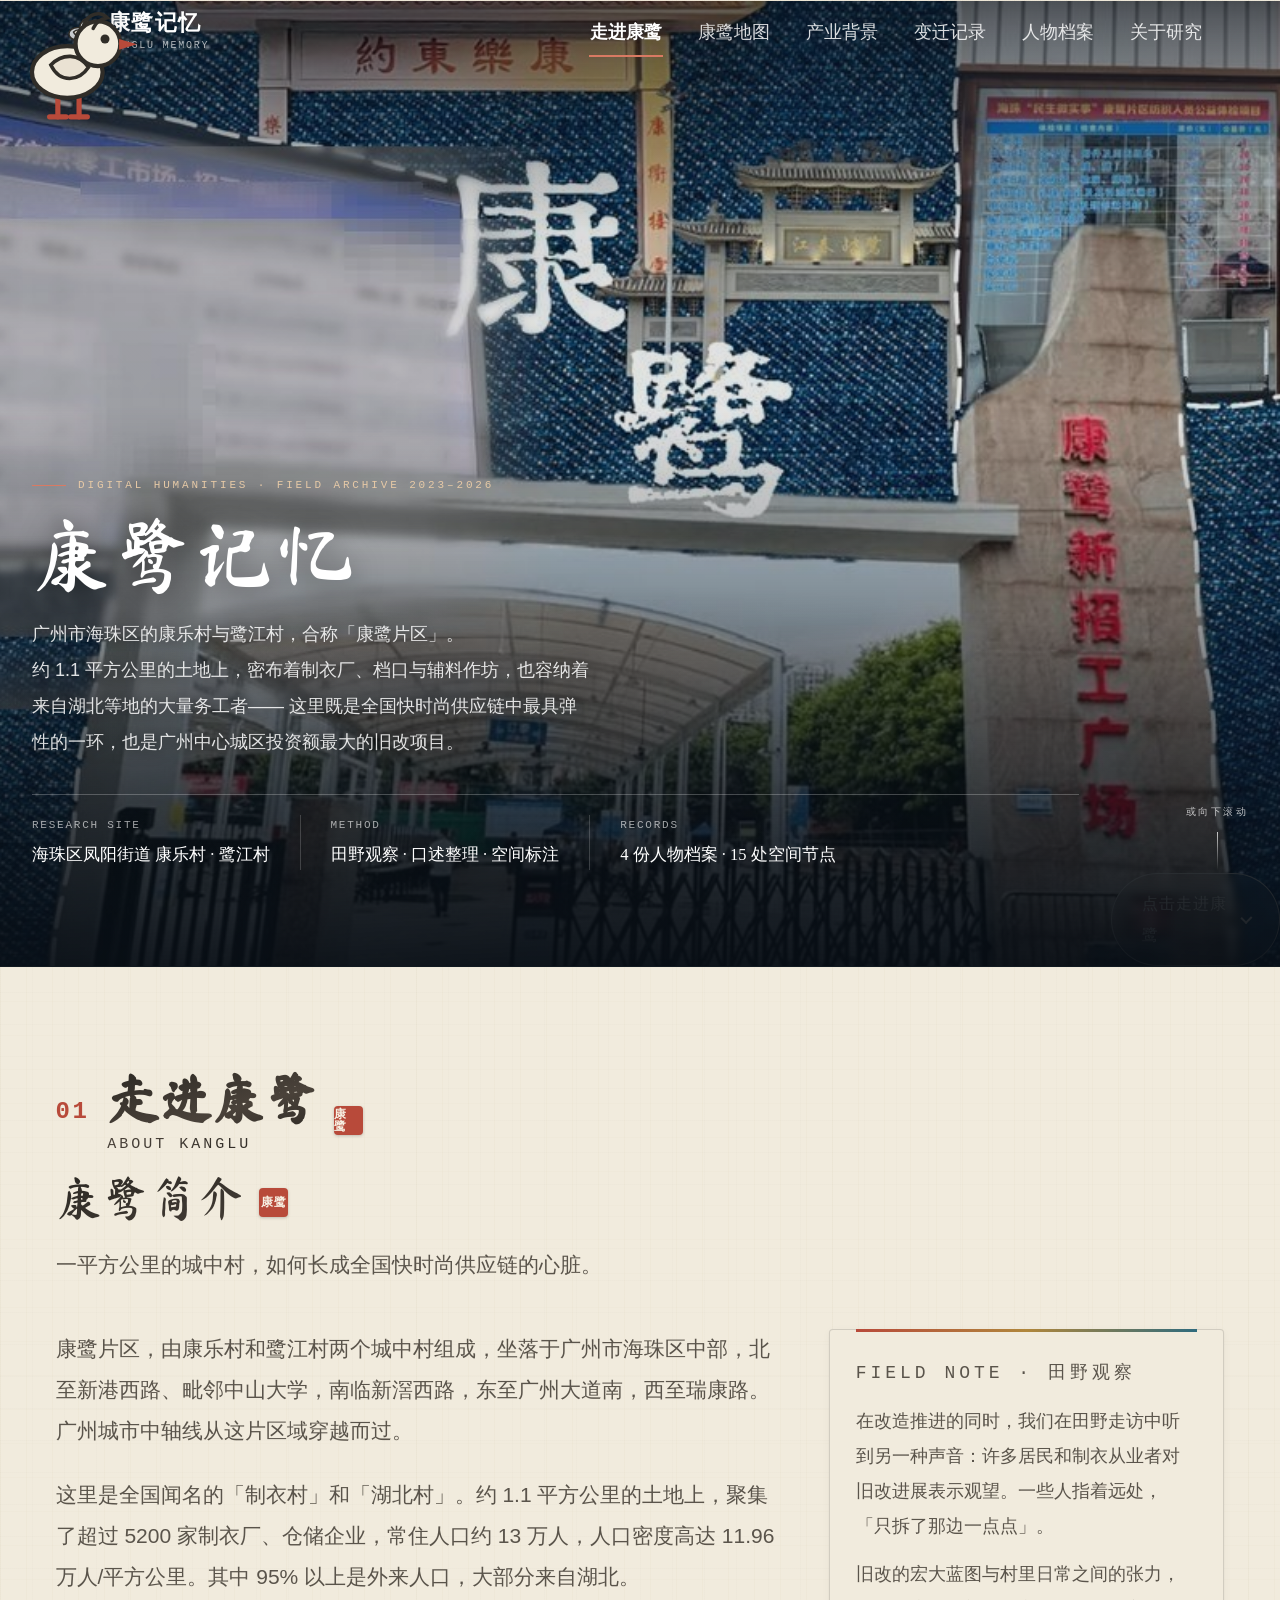
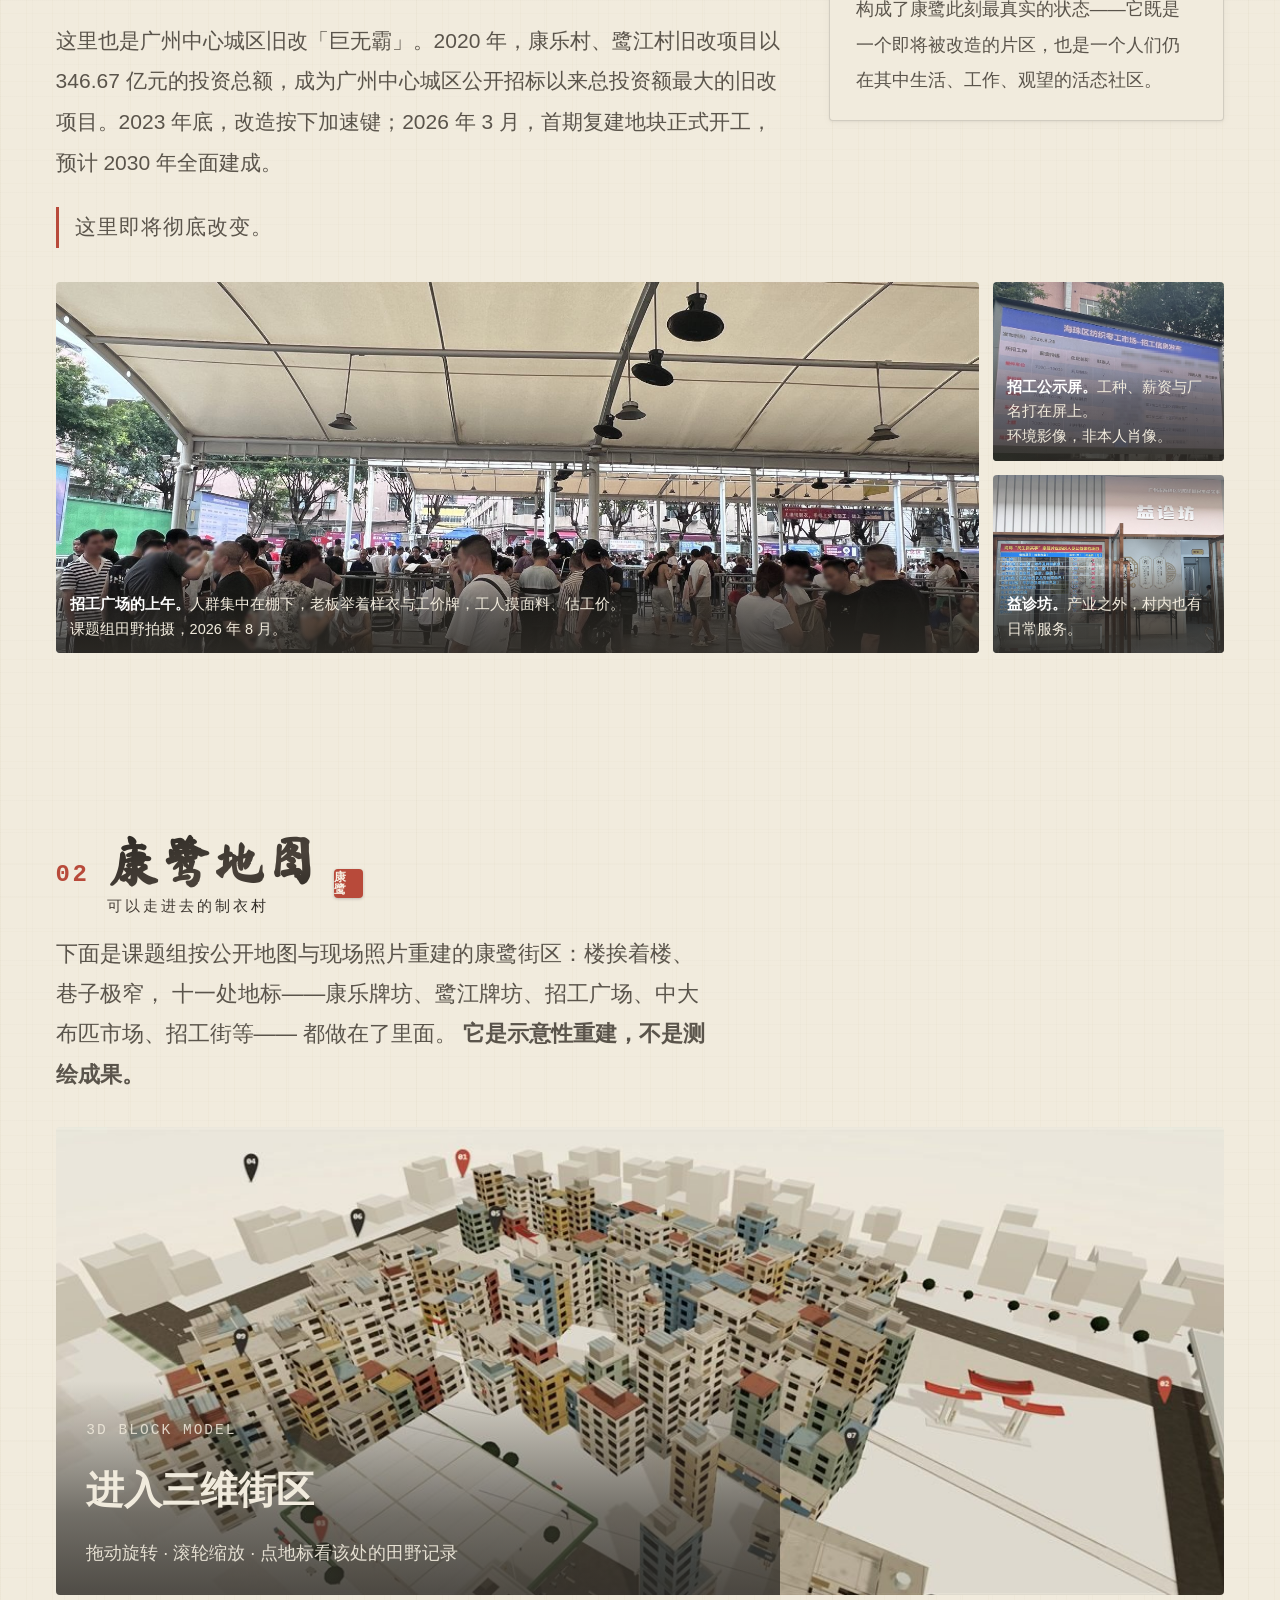
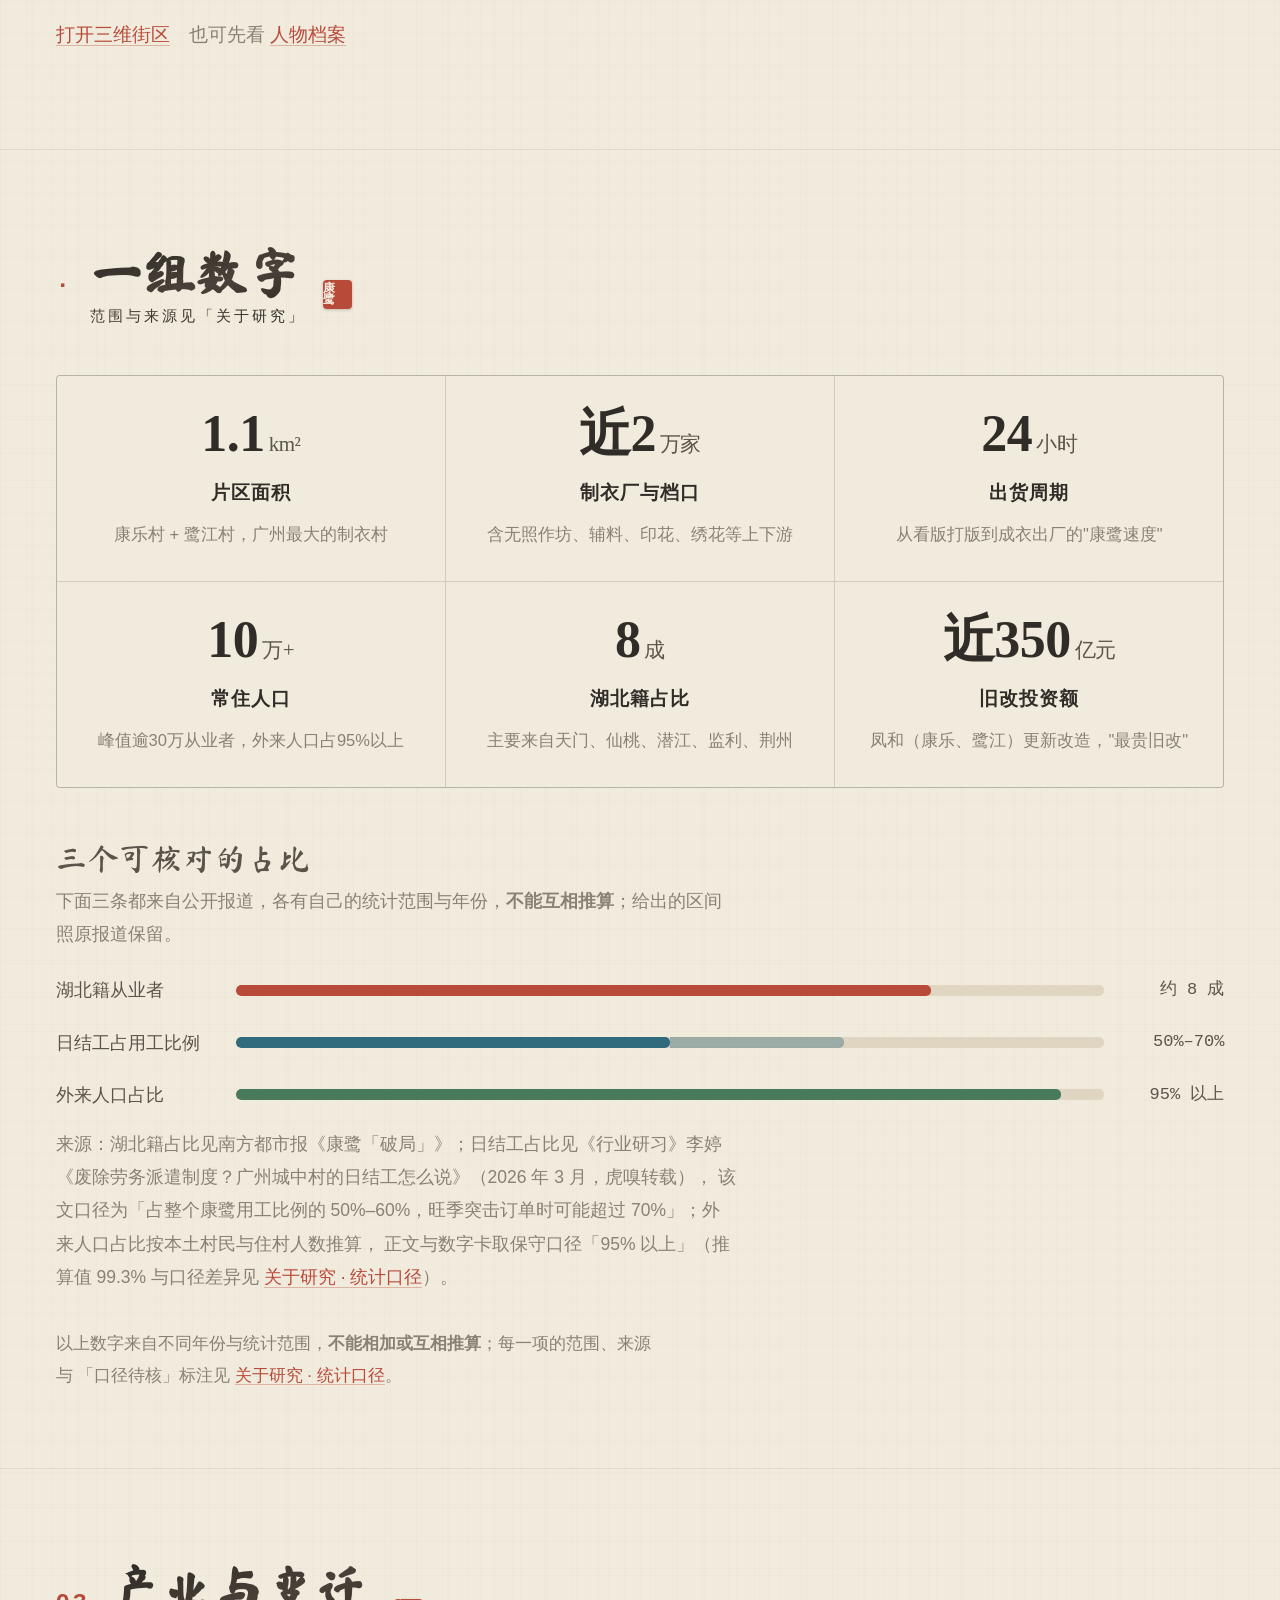
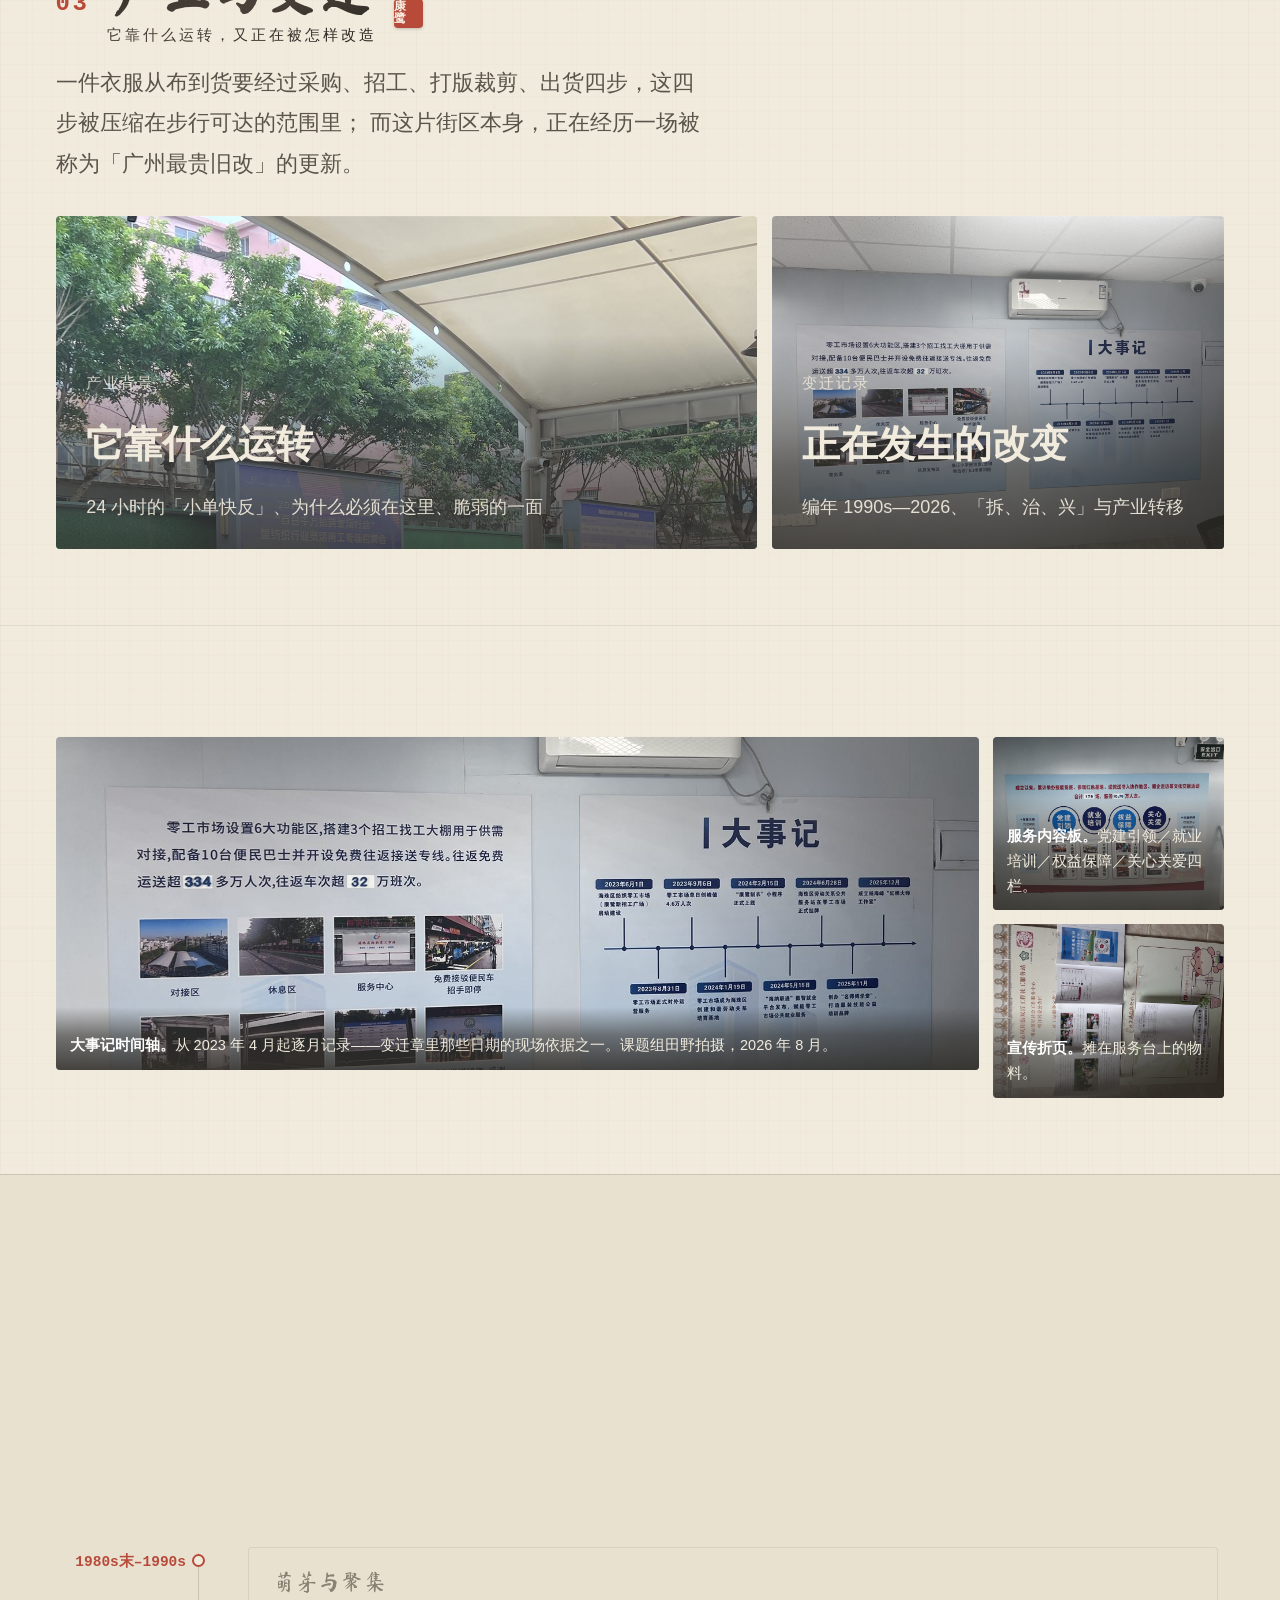
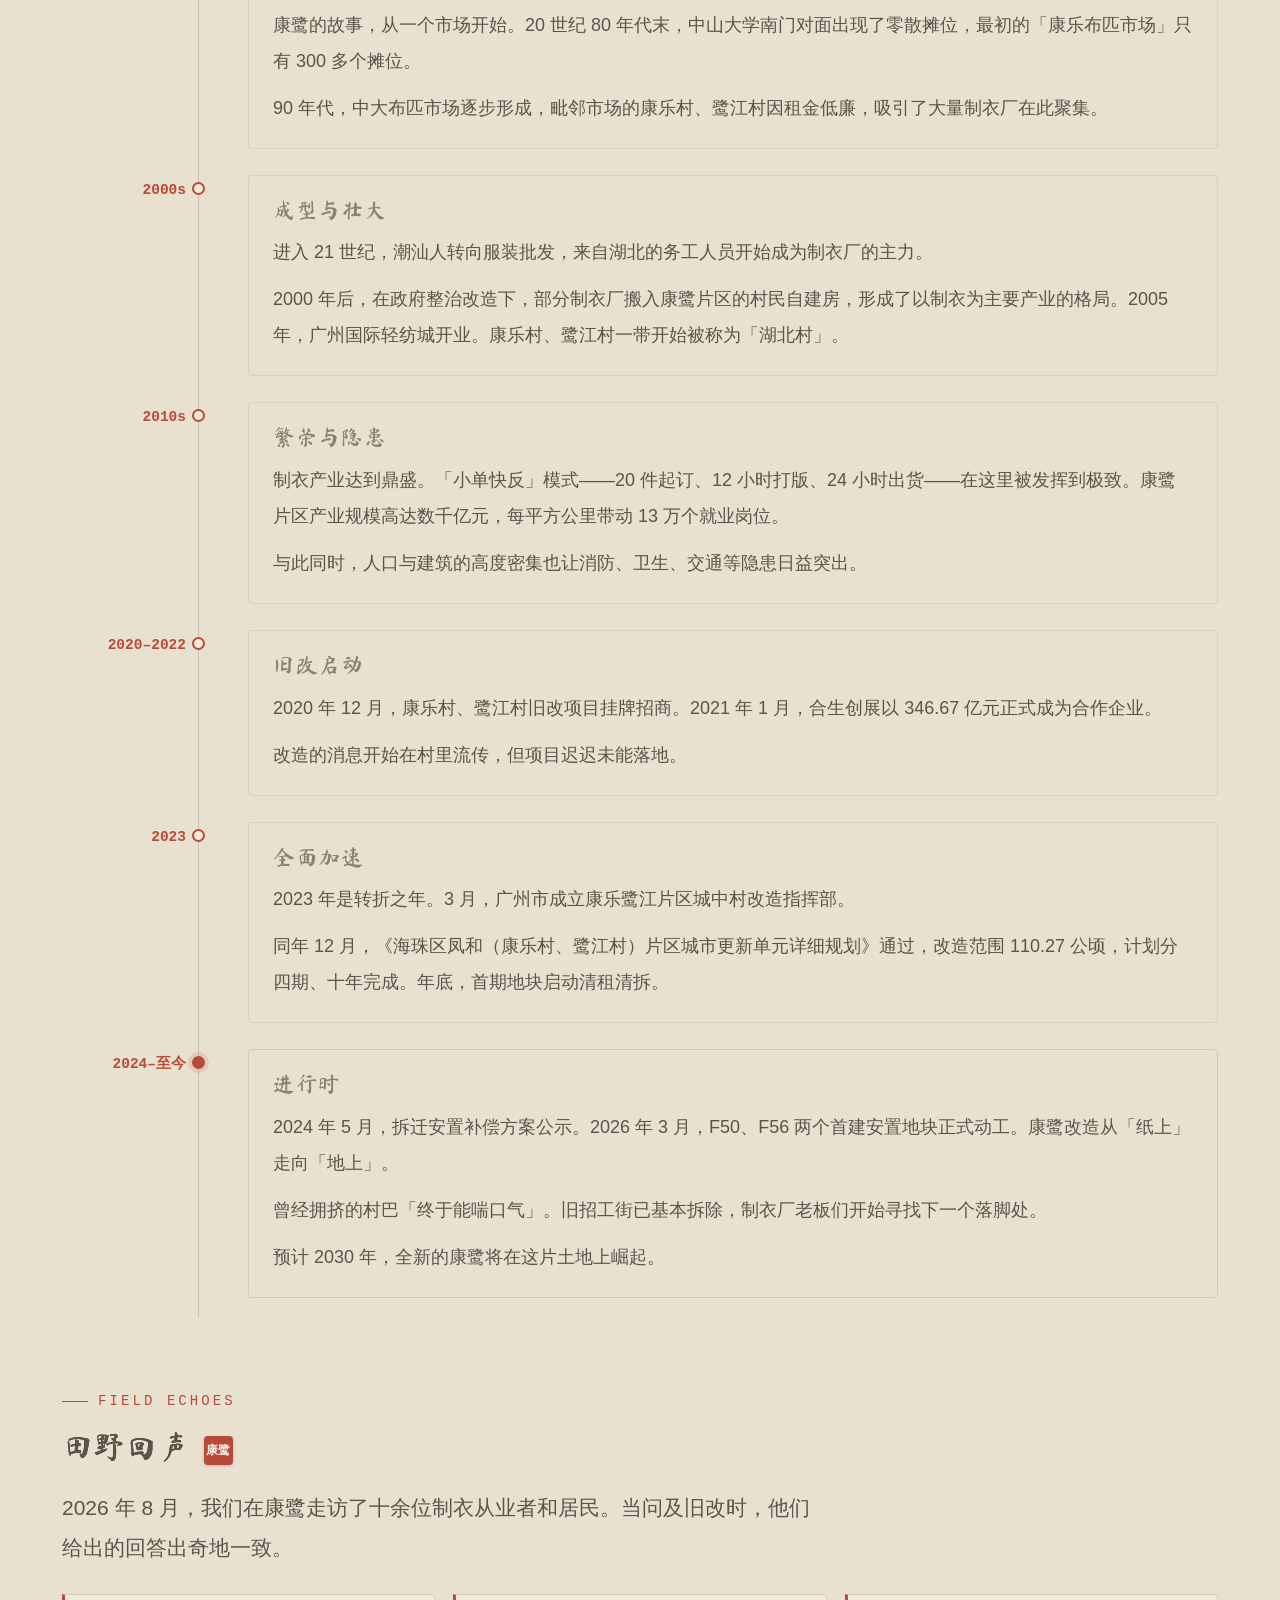
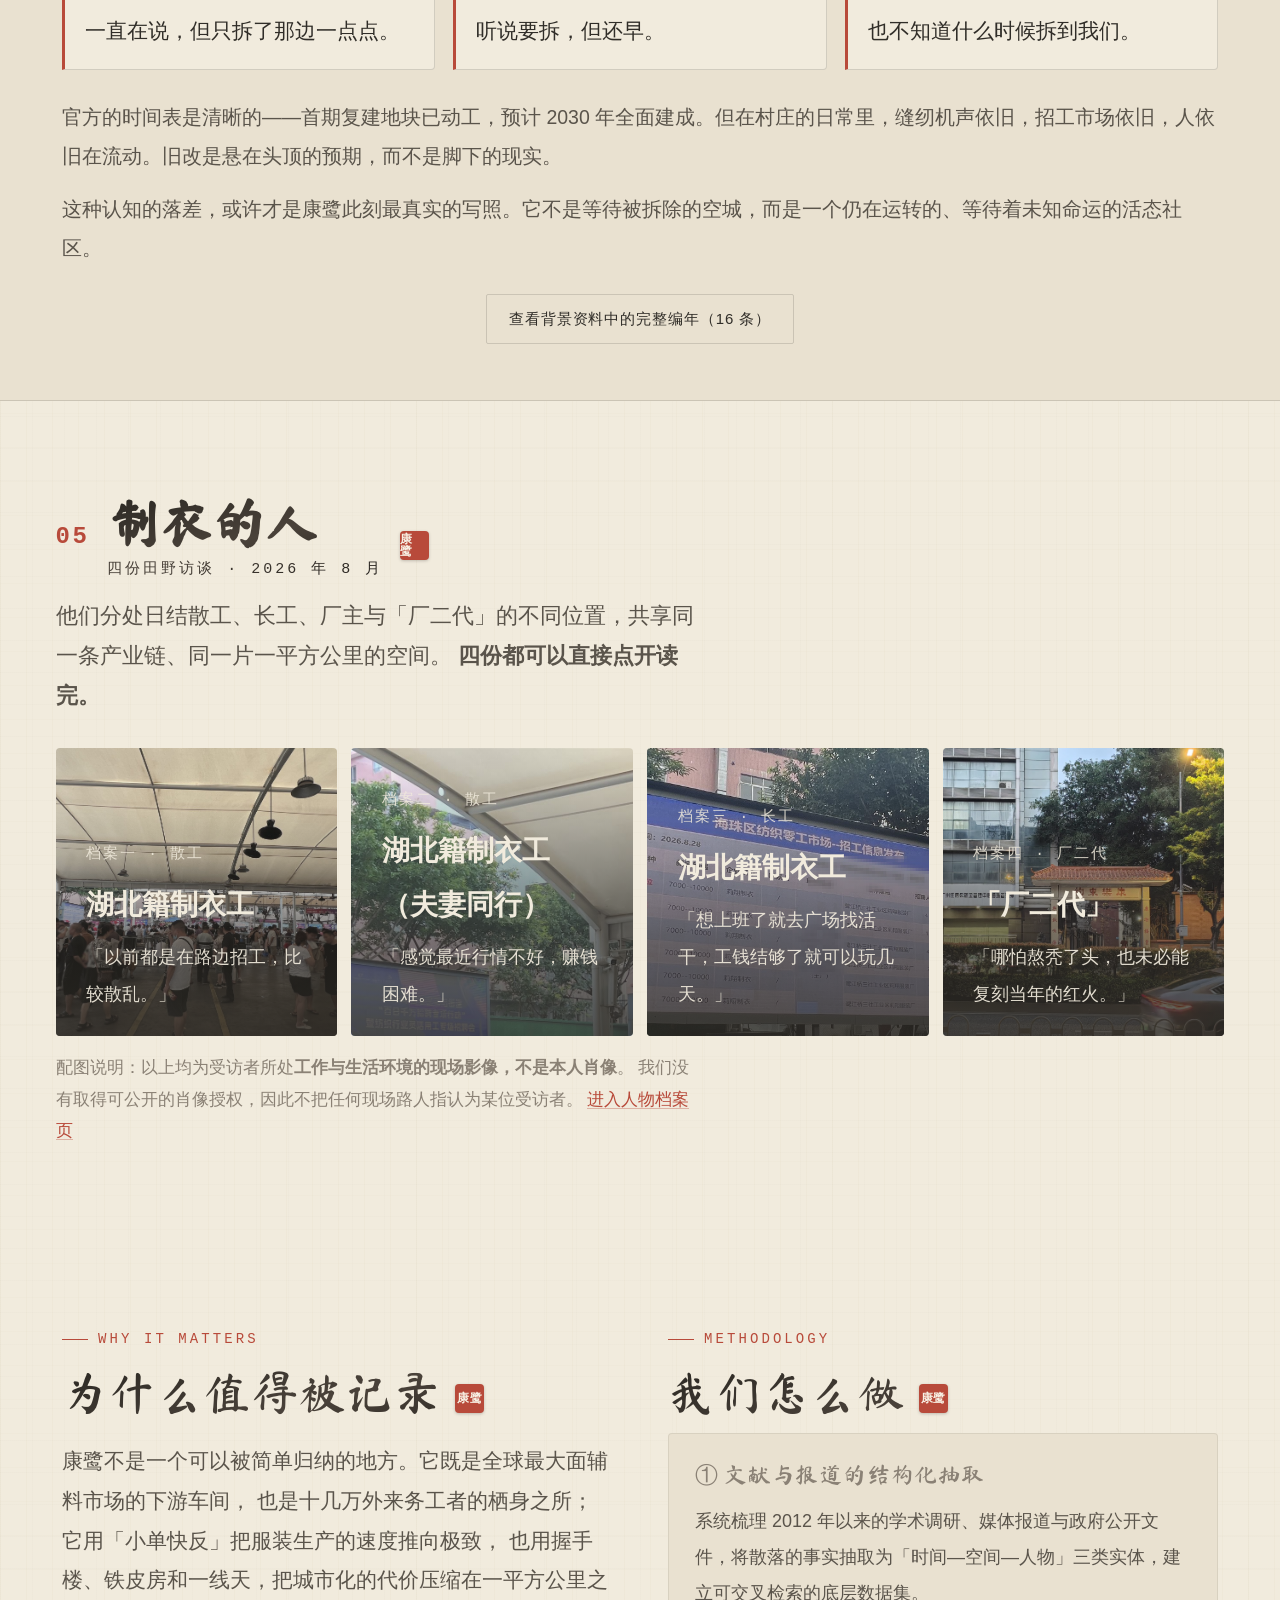
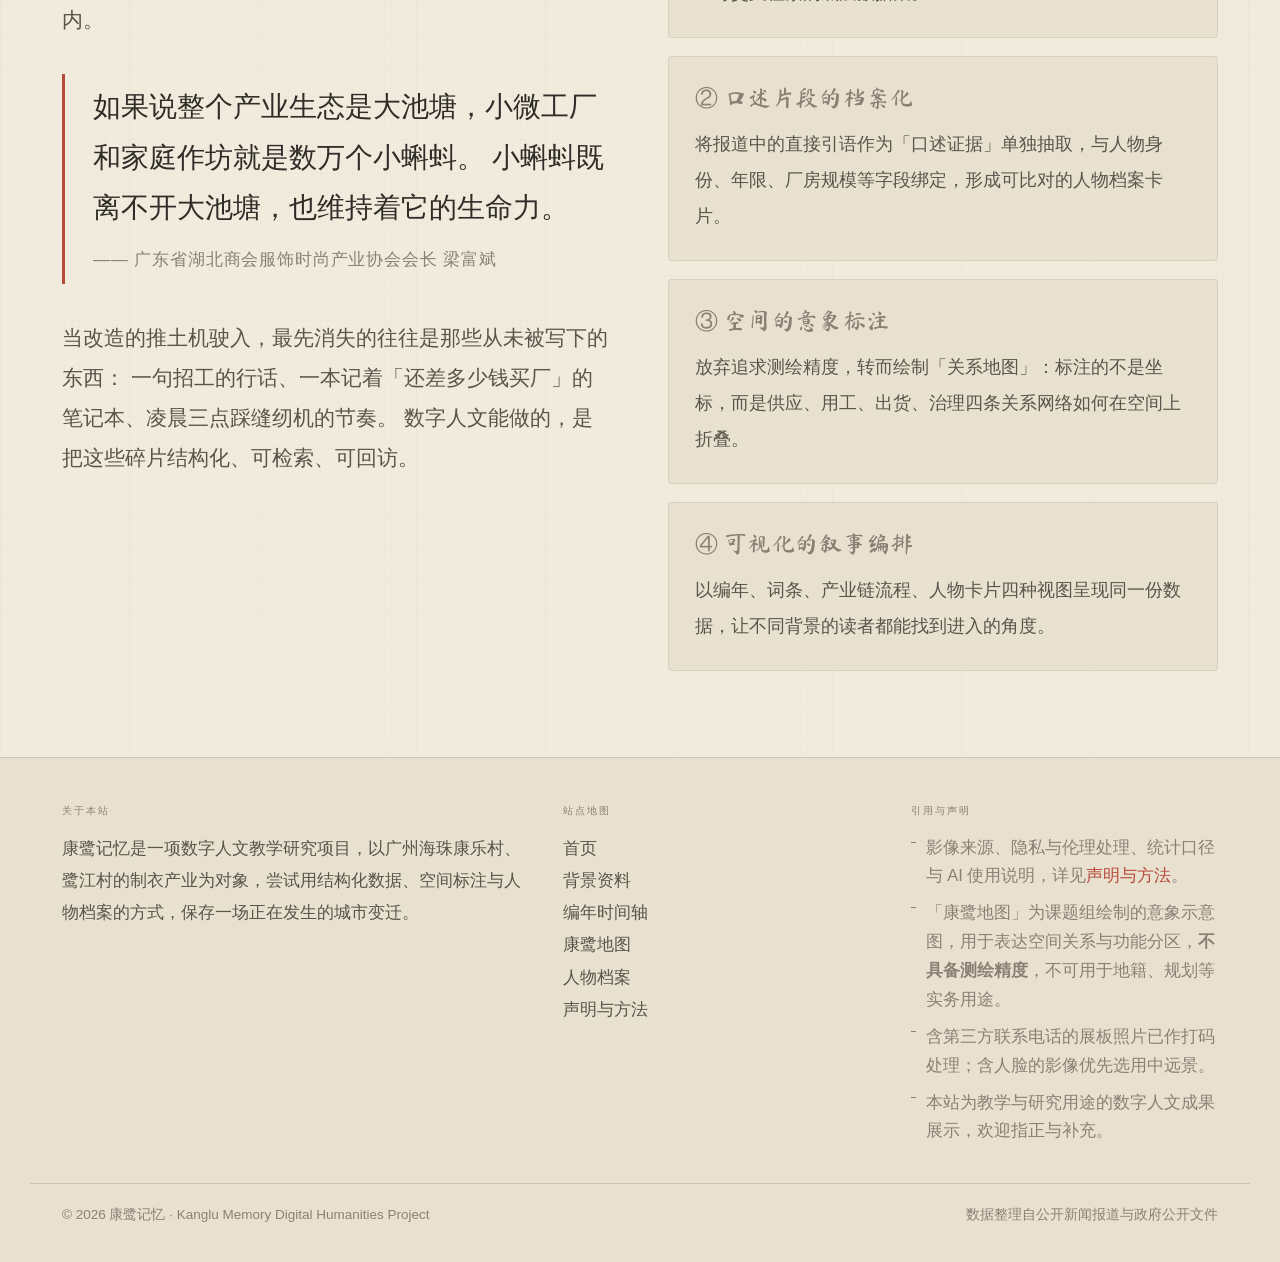
<file: kanglu-terminal/index.html>
<!DOCTYPE html>
<html lang="zh-CN">
<head>
<meta charset="UTF-8">
<meta name="viewport" content="width=device-width, initial-scale=1">
<title>康鹭记忆 · 广州康鹭制衣村数字人文调研</title>
<meta name="description" content="康鹭记忆：以数字人文方法记录广州海珠康乐村、鹭江村制衣产业的空间、产业与人物档案。">
<link rel="stylesheet" href="assets/css/style.css?v=20260920-61xu">
<link rel="stylesheet" href="assets/css/chapters.css?v=20260920-61xu">
<link rel="stylesheet" href="assets/css/brush.css?v=20260920-61xu">
<!-- share-card -->
  <meta property="og:type" content="website">
  <meta property="og:site_name" content="康鹭记忆">
  <meta property="og:title" content="康鹭记忆 · 一平方公里的制衣村">
  <meta property="og:description" content="一平方公里的城中村里，近 2 万家制衣厂昼夜运转，10 万常住人口中八成以上是外来务工者；24 小时能把一卷布变成成衣，如今正经历「广州最贵旧改」。">
  <meta property="og:image" content="https://sunset-sunrise-sun.github.io/---/kanglu-terminal/assets/img/share-card.jpg">
  <meta property="og:image:width" content="1200">
  <meta property="og:image:height" content="630">
  <meta property="og:url" content="https://sunset-sunrise-sun.github.io/---/kanglu-terminal/index.html">
  <meta name="twitter:card" content="summary_large_image">
  <meta name="twitter:title" content="康鹭记忆 · 一平方公里的制衣村">
  <meta name="twitter:description" content="一平方公里的城中村里，近 2 万家制衣厂昼夜运转，10 万常住人口中八成以上是外来务工者；24 小时能把一卷布变成成衣，如今正经历「广州最贵旧改」。">
  <meta name="twitter:image" content="https://sunset-sunrise-sun.github.io/---/kanglu-terminal/assets/img/share-card.jpg">
  <link rel="icon" href="assets/img/favicon.svg">
  <link rel="alternate icon" href="assets/img/icon-180.png">
  <link rel="apple-touch-icon" href="assets/img/icon-180.png">
</head>
<body data-page="home">

<!-- ============ 顶栏 ============ -->
<header class="site-head">
  <div class="head-inner">
    <a class="brand" href="index.html">
      <span class="brand-mark"><svg class="brand-bird" viewBox="2 2 52 49" aria-hidden="true"><path d="M22 37v10M31 37v10" fill="none" stroke="#B84A3A" stroke-width="2.8" stroke-linecap="round"/><path d="M18.6 47h6.8M27.6 47h6.8" fill="none" stroke="#B84A3A" stroke-width="2.8" stroke-linecap="round"/><ellipse cx="26" cy="28" rx="14.5" ry="10.5" fill="#F1EBDD" stroke="#302D28" stroke-width="2.6"/><path d="M19 25c5-5 12-5 16 1-4 6-12 7-16-1z" fill="#eae2d3" stroke="#302D28" stroke-width="2.2"/><circle cx="39" cy="16" r="9.5" fill="#F1EBDD" stroke="#302D28" stroke-width="2.6"/><path d="M33 8c2-5 7-6 10-3-3 .5-5 2-6 4.5" fill="none" stroke="#302D28" stroke-width="2.2" stroke-linecap="round"/><circle cx="42" cy="14" r="2" fill="#302D28"/><path d="M48 14l8 2.4-8 2.4z" fill="#B84A3A"/></svg></span>
      <span class="brand-txt">
        <b>康鹭记忆</b>
        <i>KANGLU MEMORY</i>
      </span>
    </a>
    <button class="nav-toggle" aria-label="菜单"><i></i></button>
    <nav class="nav">
      <a href="index.html" data-nav="home">走进康鹭</a>
      <a href="map.html" data-nav="map">康鹭地图</a>
      <a href="background.html" data-nav="background">产业背景</a>
      <a href="chronicle.html" data-nav="chronicle">变迁记录</a>
      <a href="people.html" data-nav="people">人物档案</a>
      <a href="statement.html" data-nav="statement">关于研究</a>
    </nav>
  </div>
</header>

<!-- ============ 封面 ============ -->
<section class="cover" id="cover">
  <div class="cover-media">
    <img class="cover-img"
         src="assets/img/cover.jpg"
         srcset="assets/img/cover-sm.jpg 1280w, assets/img/cover.jpg 2560w"
         sizes="100vw" width="2560" height="1440"
         fetchpriority="high" decoding="async"
         alt="康鹭片区实景拼贴：康乐鹭江牌坊、海珠区纺织零工市场招工信息发布栏、康鹭新招工广场与益诊坊">
  </div>
  <div class="cover-veil" aria-hidden="true"></div>

  <div class="cover-inner">
    <div class="wrap">
      <p class="cover-eyebrow anim a1">Digital Humanities · Field Archive 2023–2026</p>
      <h1 class="cover-title anim a2">康鹭记忆</h1>
      <p class="cover-sub anim a3">
        广州市海珠区的康乐村与鹭江村，合称「康鹭片区」。<br>
        约 1.1 平方公里的土地上，密布着制衣厂、档口与辅料作坊，也容纳着来自湖北等地的大量务工者——
        这里既是全国快时尚供应链中最具弹性的一环，也是广州中心城区投资额最大的旧改项目。
      </p>
      <dl class="hero-meta cover-meta anim a4">
        <div><dt>Research Site</dt><dd>海珠区凤阳街道 康乐村 · 鹭江村</dd></div>
        <div><dt>Method</dt><dd>田野观察 · 口述整理 · 空间标注</dd></div>
        <div><dt>Records</dt><dd><span id="recPeople">—</span> 份人物档案 · <span id="recPoi">—</span> 处空间节点</dd></div>
      </dl>
    </div>
  </div>

  <a class="cover-enter anim a4" href="#chapter-3d">点击走进康鹭 <i></i></a>
      <a class="cover-hint anim a5" href="#intro" style="margin-top:14px"><span>或向下滚动</span><i></i></a>
</section>
<section id="intro">
  <div class="wrap">
    <div class="sec-head reveal">
      <p class="chapter-mark"><b>01</b> <span class="cm-txt">走进康鹭<span class="cm-en">About Kanglu</span></span></p>
      <h2 class="h-sec">康鹭简介</h2>
      <p class="lead">一平方公里的城中村，如何长成全国快时尚供应链的心脏。</p>
    </div>

    <div class="intro-grid">
      <div class="intro-body reveal">
        <p>康鹭片区，由康乐村和鹭江村两个城中村组成，坐落于广州市海珠区中部，北至新港西路、毗邻中山大学，南临新滘西路，东至广州大道南，西至瑞康路。广州城市中轴线从这片区域穿越而过。</p>
        <p>这里是全国闻名的「制衣村」和「湖北村」。约 1.1 平方公里的土地上，聚集了超过 5200 家制衣厂、仓储企业，常住人口约 13 万人，人口密度高达 11.96 万人/平方公里。其中 95% 以上是外来人口，大部分来自湖北。</p>
        <p>这里也是广州中心城区旧改「巨无霸」。2020 年，康乐村、鹭江村旧改项目以 346.67 亿元的投资总额，成为广州中心城区公开招标以来总投资额最大的旧改项目。2023 年底，改造按下加速键；2026 年 3 月，首期复建地块正式开工，预计 2030 年全面建成。</p>
        <p class="intro-line">这里即将彻底改变。</p>
      </div>

      <aside class="field-note reveal">
        <p class="fn-tag">Field Note · 田野观察</p>
        <p>在改造推进的同时，我们在田野走访中听到另一种声音：许多居民和制衣从业者对旧改进展表示观望。一些人指着远处，「只拆了那边一点点」。</p>
        <p>旧改的宏大蓝图与村里日常之间的张力，构成了康鹭此刻最真实的状态——它既是一个即将被改造的片区，也是一个人们仍在其中生活、工作、观望的活态社区。</p>
      </aside>
    </div>

    <!-- 现场小图带：用课题组自己的田野照片，避免网图授权问题
         排布规则见 style.css 的 .figure-block / .photo-mag：
         右侧两张小图上下竖排（1fr 1fr 各占一半），上下都与左侧大图对齐，
         整块是一个严整的矩形。
         **图片组与正文共用同一条左右边界**（都放在 .wrap / .chapter-inner 里，
         不再单独内缩），两侧留白因此与正文完全一致、等宽。
         三张都注明拍摄内容；人物影像一律按「环境影像」处理，不指认具体个人。 -->
    <div class="photo-mag figure-block">
      <figure class="pm-lead"><img src="assets/img/field/market-hiring-2.jpg" alt="招工广场棚下的招工现场" loading="lazy">
        <figcaption><b>招工广场的上午。</b>人群集中在棚下，老板举着样衣与工价牌，工人摸面料、估工价。<br>课题组田野拍摄，2026 年 8 月。</figcaption></figure>
      <div class="pm-rail">
        <figure><img src="assets/img/field/board-hiring-led.jpg" alt="招工广场上的 LED 招工信息公示屏，屏上列出工种、薪资与企业名称" loading="lazy">
          <figcaption><b>招工公示屏。</b>工种、薪资与厂名打在屏上。<br>环境影像，非本人肖像。</figcaption></figure>
        <figure><img src="assets/img/field/clinic-yizhen.jpg" alt="村内的益诊坊" loading="lazy">
          <figcaption><b>益诊坊。</b>产业之外，村内也有日常服务。</figcaption></figure>
      </div>
    </div>
  </div>
  </section>
<section class="chapter" id="chapter-3d">
  <div class="chapter-inner">
    <p class="chapter-mark"><b>02</b> <span class="cm-txt">康鹭地图<span class="cm-en">可以走进去的制衣村</span></span></p>
    <p class="chapter-lede">
      下面是课题组按公开地图与现场照片重建的康鹭街区：楼挨着楼、巷子极窄，
      十一处地标——康乐牌坊、鹭江牌坊、招工广场、中大布匹市场、招工街等——
      都做在了里面。
      <b>它是示意性重建，不是测绘成果。</b>
    </p>

    <a class="plate map-plate" href="map.html" aria-label="进入三维街区">
      <img src="assets/img/field/street-3d.jpg"
           srcset="assets/img/field/street-3d-1280.jpg 1280w, assets/img/field/street-3d.jpg 2560w"
           sizes="100vw" width="2560" height="900"
           alt="康鹭地图：康鹭片区三维街区全景：密集的自建楼群、街巷、十一处地标标号与左上角的清远外联入口">
      <span class="plate-cap">
        <i>3D BLOCK MODEL</i>
        <b>进入三维街区</b>
        <span>拖动旋转 · 滚轮缩放 · 点地标看该处的田野记录</span>
      </span>
    </a>

    <p class="chapter-more">
      <a class="link-arrow" href="map.html">打开三维街区</a>
      <span class="dim" style="margin-left:14px">也可先看 <a class="link-arrow" href="people.html">人物档案</a></span>
    </p>
  </div>
</section>
<section class="chapter" id="figures">
  <div class="chapter-inner">
    <p class="chapter-mark"><b>·</b> <span class="cm-txt">一组数字<span class="cm-en">范围与来源见「关于研究」</span></span></p>

    <!-- 六宫格：内容由 main.js 的 renderStats() 从 data.js 的 STATS 渲染，
         每一格的数字、单位、说明都直接来自数据文件，不在 HTML 里另抄一份 -->
    <div class="stats" id="stats"></div>

    <!-- 占比条：**只画有明确来源、且能给出范围的占比**。
         原先那张把定性描述画成比例的条形图（含「日结工占主流 70%」、无来源）已删除，
         后来按来源补回「日结工 50–70%」这一条（《行业研习》李婷，虎嗅 2026-03 转载）。
         新增一条时的硬规矩：必须有可指的来源，并且把**范围**写进标签与出处行；
         区间占比的画法见 main.js 的 renderStats/BARS 渲染与 style.css 的 .bar-fill.range。 -->
    <div class="bars-block">
      <h3>三个可核对的占比</h3>
      <p>下面三条都来自公开报道，各有自己的统计范围与年份，<b>不能互相推算</b>；给出的区间照原报道保留。</p>
      <div class="bars" id="bars"></div>
      <p class="fig-src" style="margin:16px 0 0">
        来源：湖北籍占比见南方都市报《康鹭「破局」》；日结工占比见《行业研习》李婷《废除劳务派遣制度？广州城中村的日结工怎么说》（2026 年 3 月，虎嗅转载），
        该文口径为「占整个康鹭用工比例的 50%–60%，旺季突击订单时可能超过 70%」；外来人口占比按本土村民与住村人数推算，
        正文与数字卡取保守口径「95% 以上」（推算值 99.3% 与口径差异见
        <a class="link-arrow" href="statement.html#data">关于研究 · 统计口径</a>）。
      </p>
    </div>

    <p class="tiny dim" style="max-width:66ch;margin:34px 0 0">
      以上数字来自不同年份与统计范围，<b>不能相加或互相推算</b>；每一项的范围、来源与
      「口径待核」标注见 <a class="link-arrow" href="statement.html#data">关于研究 · 统计口径</a>。
    </p>
  </div>
</section>
<section class="chapter" id="entries">
  <div class="chapter-inner">
    <p class="chapter-mark"><b>03</b> <span class="cm-txt">产业与变迁<span class="cm-en">它靠什么运转，又正在被怎样改造</span></span></p>
    <p class="chapter-lede">
      一件衣服从布到货要经过采购、招工、打版裁剪、出货四步，这四步被压缩在步行可达的范围里；
      而这片街区本身，正在经历一场被称为「广州最贵旧改」的更新。
    </p>
    <!-- 两块图入口：一大一小（1.55fr / 1fr），两块同高、底边齐平。
         这两块是「大幅图入口」，刻意做成通栏（比正文列宽），不属于材料图。 -->
    <div class="plate-duo figure-block">
      <a class="plate" href="background.html">
        <img src="assets/img/field/market-hiring-1.jpg" alt="招工广场棚下的招工现场" loading="lazy">
        <span class="plate-cap"><i>产业背景</i><b>它靠什么运转</b>
          <span>24 小时的「小单快反」、为什么必须在这里、脆弱的一面</span></span>
      </a>
      <a class="plate" href="chronicle.html">
        <img src="assets/img/boards/board-data-timeline.jpg" alt="零工市场服务数据板与大事记时间轴" loading="lazy">
        <span class="plate-cap"><i>变迁记录</i><b>正在发生的改变</b>
          <span>编年 1990s—2026、「拆、治、兴」与产业转移</span></span>
      </a>
    </div>
  </div>
</section>
<section class="chapter" id="materials">
  <div class="chapter-inner">
    <!-- 三张现场材料：与简介章同一骨架 —— 左图为主，右列两张竖排、各占一半，
         上下都与大图对齐；**整组与正文共用同一条左右边界**（同处 .chapter-inner 内） -->
    <div class="plate-trio figure-block">
      <figure class="pt-lead"><img src="assets/img/boards/board-data-timeline.jpg" alt="零工市场服务数据板与大事记时间轴" loading="lazy">
        <figcaption><b>大事记时间轴。</b>从 2023 年 4 月起逐月记录——变迁章里那些日期的现场依据之一。课题组田野拍摄，2026 年 8 月。</figcaption></figure>
      <div class="pt-rail">
        <figure><img src="assets/img/boards/board-services.jpg" alt="零工市场服务内容宣传板" loading="lazy">
          <figcaption><b>服务内容板。</b>党建引领／就业培训／权益保障／关心关爱四栏。</figcaption></figure>
        <figure><img src="assets/img/boards/board-leaflet.jpg" alt="服务台桌面上的宣传折页" loading="lazy">
          <figcaption><b>宣传折页。</b>摊在服务台上的物料。</figcaption></figure>
      </div>
    </div>
  </div>
</section>
<section class="tight" id="history" style="background:var(--paper-2);border-top:1px solid var(--line);border-bottom:1px solid var(--line)">
  <div class="wrap">
    <div class="sec-head reveal">
      <p class="chapter-mark"><b>04</b> <span class="cm-txt">变迁记录<span class="cm-en">Chronology</span></span></p>
      <h2 class="h-sec">发展历程</h2>
      <p class="lead">从中山大学南门前的零散摊位，到广州中心城区投资额最大的旧改项目——四十余年，六个阶段。</p>
    </div>

    <ul class="tl tl-hist" id="hist"></ul>

    <div class="hist-coda">
      <div class="sec-head reveal">
        <p class="eyebrow">Field Echoes</p>
        <h3 class="h-sec">田野回声</h3>
        <p class="lead">2026 年 8 月，我们在康鹭走访了十余位制衣从业者和居民。当问及旧改时，他们给出的回答出奇地一致。</p>
      </div>

      <div class="coda-quotes reveal">
        <blockquote class="coda-quote">一直在说，但只拆了那边一点点。</blockquote>
        <blockquote class="coda-quote">听说要拆，但还早。</blockquote>
        <blockquote class="coda-quote">也不知道什么时候拆到我们。</blockquote>
      </div>

      <div class="coda-body reveal">
        <p>官方的时间表是清晰的——首期复建地块已动工，预计 2030 年全面建成。但在村庄的日常里，缝纫机声依旧，招工市场依旧，人依旧在流动。旧改是悬在头顶的预期，而不是脚下的现实。</p>
        <p>这种认知的落差，或许才是康鹭此刻最真实的写照。它不是等待被拆除的空城，而是一个仍在运转的、等待着未知命运的活态社区。</p>
      </div>

      <div class="tl-more"><a class="btn ghost" href="background.html#chronicle">查看背景资料中的完整编年（16 条）</a></div>
    </div>
  </div>
</section>
<section class="chapter" id="people">
  <div class="chapter-inner">
    <p class="chapter-mark"><b>05</b> <span class="cm-txt">制衣的人<span class="cm-en">四份田野访谈 · 2026 年 8 月</span></span></p>
    <p class="chapter-lede">
      他们分处日结散工、长工、厂主与「厂二代」的不同位置，共享同一条产业链、同一片一平方公里的空间。
      <b>四份都可以直接点开读完。</b>
    </p>

    <div class="plate-row people-four" id="peopleRow"></div>

    <p class="tiny dim" style="margin-top:16px;max-width:70ch">
      配图说明：以上均为受访者所处<b>工作与生活环境的现场影像，不是本人肖像</b>。
      我们没有取得可公开的肖像授权，因此不把任何现场路人指认为某位受访者。
      <a class="link-arrow" href="people.html">进入人物档案页</a>
    </p>
  </div>
</section>
<section>
  <div class="wrap">
    <div class="two-col">
      <div class="reveal">
        <p class="eyebrow">Why It Matters</p>
        <h2 class="h-sec">为什么值得被记录</h2>
        <p class="lead">
          康鹭不是一个可以被简单归纳的地方。它既是全球最大面辅料市场的下游车间，
          也是十几万外来务工者的栖身之所；它用「小单快反」把服装生产的速度推向极致，
          也用握手楼、铁皮房和一线天，把城市化的代价压缩在一平方公里之内。
        </p>
        <blockquote class="pull">
          如果说整个产业生态是大池塘，小微工厂和家庭作坊就是数万个小蝌蚪。
          小蝌蚪既离不开大池塘，也维持着它的生命力。
          <cite>—— 广东省湖北商会服饰时尚产业协会会长 梁富斌</cite>
        </blockquote>
        <p class="lead">
          当改造的推土机驶入，最先消失的往往是那些从未被写下的东西：
          一句招工的行话、一本记着「还差多少钱买厂」的笔记本、凌晨三点踩缝纫机的节奏。
          数字人文能做的，是把这些碎片结构化、可检索、可回访。
        </p>
      </div>

      <div class="reveal">
        <p class="eyebrow">Methodology</p>
        <h2 class="h-sec">我们怎么做</h2>
        <div class="card" style="margin-bottom:18px">
          <h4>① 文献与报道的结构化抽取</h4>
          <p>系统梳理 2012 年以来的学术调研、媒体报道与政府公开文件，将散落的事实抽取为「时间—空间—人物」三类实体，建立可交叉检索的底层数据集。</p>
        </div>
        <div class="card" style="margin-bottom:18px">
          <h4>② 口述片段的档案化</h4>
          <p>将报道中的直接引语作为「口述证据」单独抽取，与人物身份、年限、厂房规模等字段绑定，形成可比对的人物档案卡片。</p>
        </div>
        <div class="card" style="margin-bottom:18px">
          <h4>③ 空间的意象标注</h4>
          <p>放弃追求测绘精度，转而绘制「关系地图」：标注的不是坐标，而是供应、用工、出货、治理四条关系网络如何在空间上折叠。</p>
        </div>
        <div class="card">
          <h4>④ 可视化的叙事编排</h4>
          <p>以编年、词条、产业链流程、人物卡片四种视图呈现同一份数据，让不同背景的读者都能找到进入的角度。</p>
        </div>
      </div>
    </div>
  </div>
</section>

<!-- ============ 页脚 ============ -->
<footer class="site-foot">
  <div class="wrap foot-grid">
    <div>
      <h5>关于本站</h5>
      <p>康鹭记忆是一项数字人文教学研究项目，以广州海珠康乐村、鹭江村的制衣产业为对象，尝试用结构化数据、空间标注与人物档案的方式，保存一场正在发生的城市变迁。</p>
    </div>
    <div>
      <h5>站点地图</h5>
      <ul>
        <li><a href="index.html">首页</a></li>
        <li><a href="background.html">背景资料</a></li>
        <li><a href="background.html#chronicle">编年时间轴</a></li>
        <li><a href="map.html">康鹭地图</a></li>
        <li><a href="people.html">人物档案</a></li>
        <li><a href="statement.html">声明与方法</a></li>
      </ul>
    </div>
    <div>
      <h5>引用与声明</h5>
      <ul class="foot-notes">
        <li>影像来源、隐私与伦理处理、统计口径与 AI 使用说明，详见<a href="statement.html">声明与方法</a>。</li>
        <li>「康鹭地图」为课题组绘制的意象示意图，用于表达空间关系与功能分区，<b>不具备测绘精度</b>，不可用于地籍、规划等实务用途。</li>
        <li>含第三方联系电话的展板照片已作打码处理；含人脸的影像优先选用中远景。</li>
        <li>本站为教学与研究用途的数字人文成果展示，欢迎指正与补充。</li>
      </ul>
    </div>
  </div>
  <div class="foot-bot">
    <span>© 2026 康鹭记忆 · Kanglu Memory Digital Humanities Project</span>
    <span>数据整理自公开新闻报道与政府公开文件</span>
  </div>
</footer>

<script src="assets/js/data.js?v=20260920-61xu"></script>
<script src="assets/js/people-data.js?v=20260920-61xu"></script>
<script src="assets/js/main.js?v=20260920-61xu"></script>
<script src="assets/js/people.js?v=20260920-61xu"></script>
<script src="assets/js/ai.js?v=20260920-61xu"></script>
<script>
  document.getElementById('recPeople').textContent = PEOPLE.length;
  document.getElementById('recPoi').textContent = POIS.length;
  renderStats('#stats');
  renderHistory('#hist');
  initPeopleCarousel();

  // 占比条：只画「有明确来源的占比」。
  // 早先那张把定性描述画成比例的条形图（含「日结工占主流 70%」等）因查不到来源已被删除，
  // 不再恢复；下面这一条的口径见本段文案与 statement.html。
  /* 占比条数据。规则：只放**有公开来源**的占比，并把范围写进 t（标签）。
     v 是条的基准值，range 是区间上限 —— 上限部分用斜纹半透明条表示"区间/不确定"，
     这样区间不会被读成一条确定的实线。来源统一写在下方的出处行里。 */
  const BARS = [
    { l:'湖北籍从业者', v:80, c:'var(--red)', t:'约 8 成' },
    { l:'日结工占用工比例', v:50, hi:70, c:'var(--indigo)', t:'50%–70%' },
    { l:'外来人口占比', v:95, c:'var(--green)', t:'95% 以上' }
  ];
  document.getElementById('bars').innerHTML = BARS.map(b => `
    <div class="bar-row reveal">
      <span class="bl">${b.l}</span>
      <span class="bar-track">
        <span class="bar-fill" style="background:${b.c}"
              data-w="${b.v}"${b.hi ? ` data-rng="${b.hi - b.v}"` : ''}></span>
      </span>
      <span class="bv">${b.t}</span>
    </div>`).join('');

  // 滚动显现 / 数字滚动 / 进度条统一由 main.js 的 DOMContentLoaded 初始化，
  // 此处只负责把数据渲染进 DOM，避免重复创建 IntersectionObserver。
</script>

<script>
  // 人物章：四块以图为主的入口（读 people-data.js，整块可点）
  (function () {
    var row = document.getElementById('peopleRow');
    if (!row || typeof PEOPLE === 'undefined') return;
    var VIEW = [{"id":"a1","img":"assets/img/field/market-hiring-2.jpg","cap":"招工广场的上午 · 环境影像，非本人肖像"},{"id":"a2","img":"assets/img/field/market-hiring-1.jpg","cap":"招工广场棚下 · 环境影像，非本人肖像"},{"id":"a3","img":"assets/img/field/board-hiring-led.jpg","cap":"招工广场的 LED 公示屏 · 环境影像，非本人肖像"},{"id":"a4","img":"assets/img/field/arch-kangle-1.jpg","cap":"康乐东约牌坊一带街巷 · 环境影像，非本人肖像"}];
    row.innerHTML = PEOPLE.map(function (p) {
      var v = VIEW.filter(function (x) { return x.id === p.id; })[0] || VIEW[0];
      return '<a class="plate" href="person.html?id=' + encodeURIComponent(p.id) + '" style="height:clamp(240px,32vh,340px)">'
        + '<img src="' + v.img + '" alt="' + v.cap + '" loading="lazy">'
        + '<span class="plate-cap">'
        + '<i>档案' + p.no + ' · ' + (p.cat || '') + '</i>'
        + '<b>' + p.label + '</b>'
        + '<span>「' + p.quote + '」</span>'
        + '</span></a>';
    }).join('');
  })();
</script>
</body>
</html>
</file>
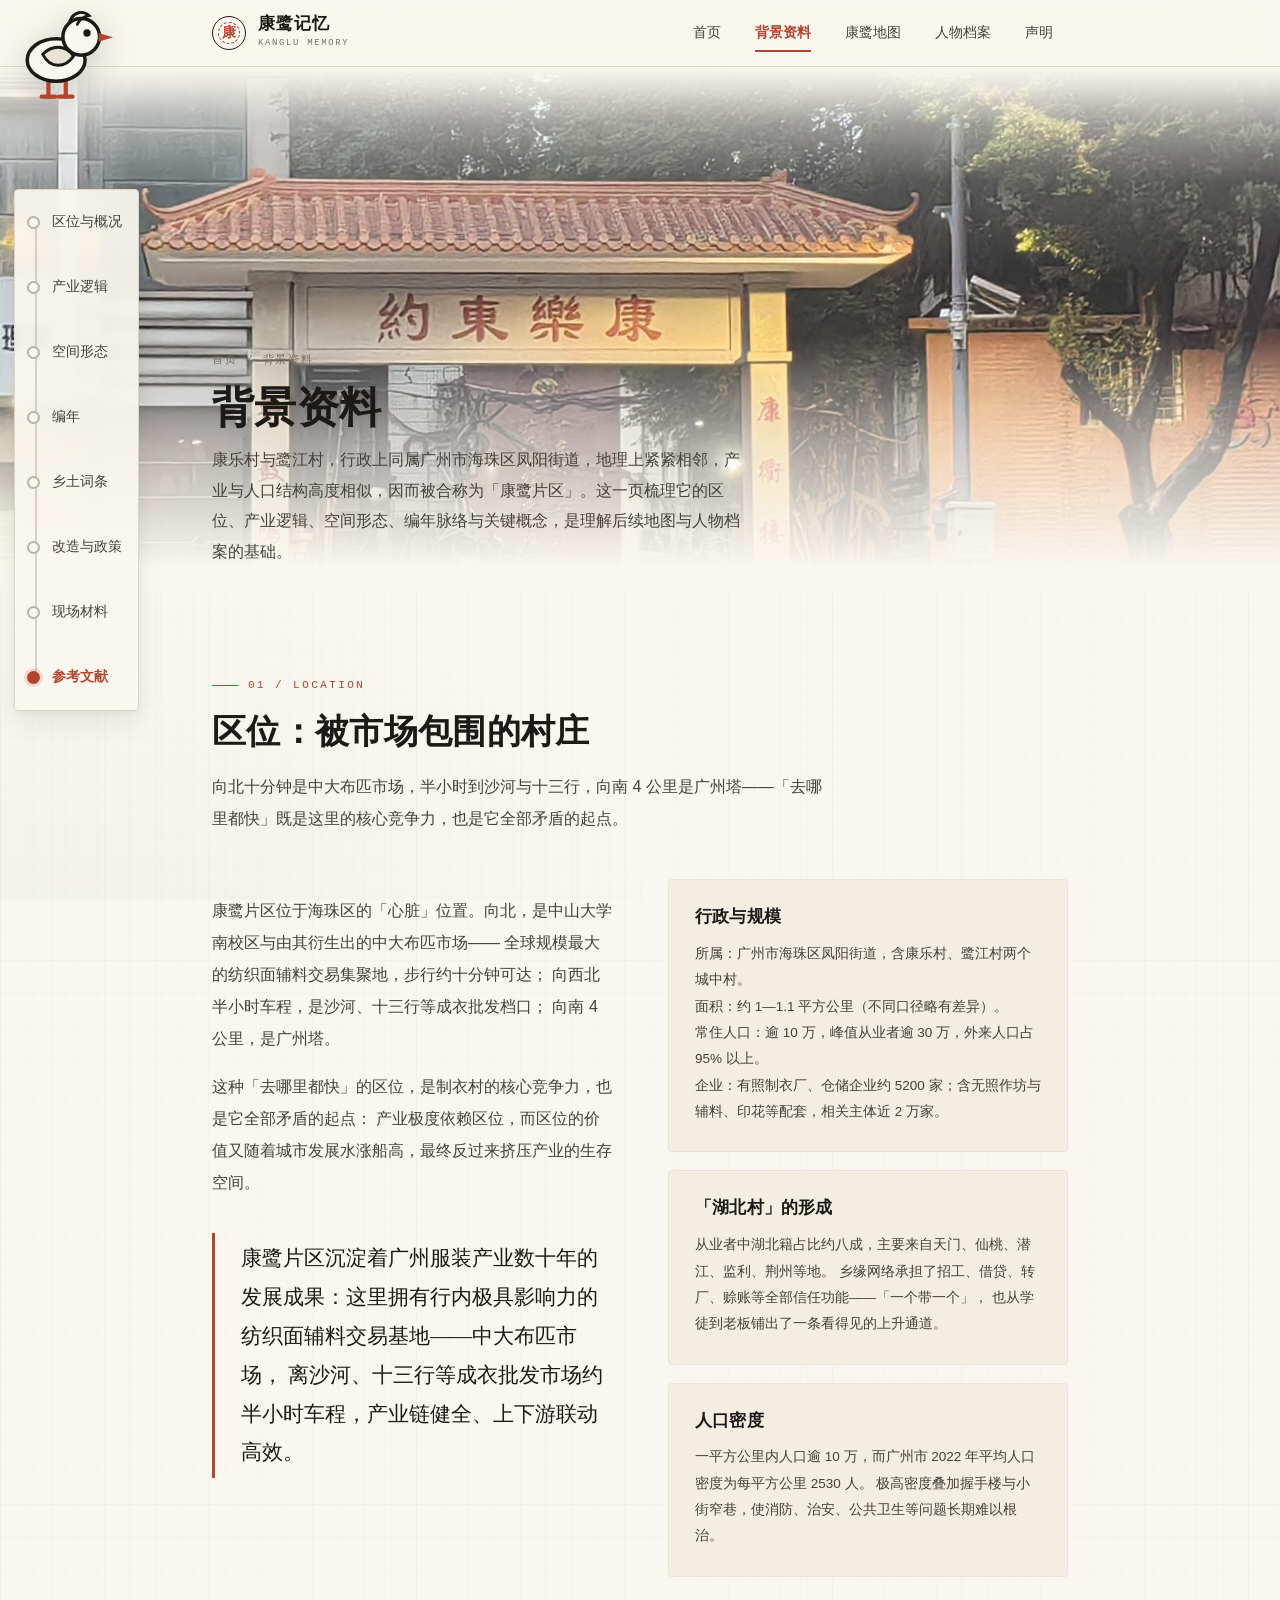
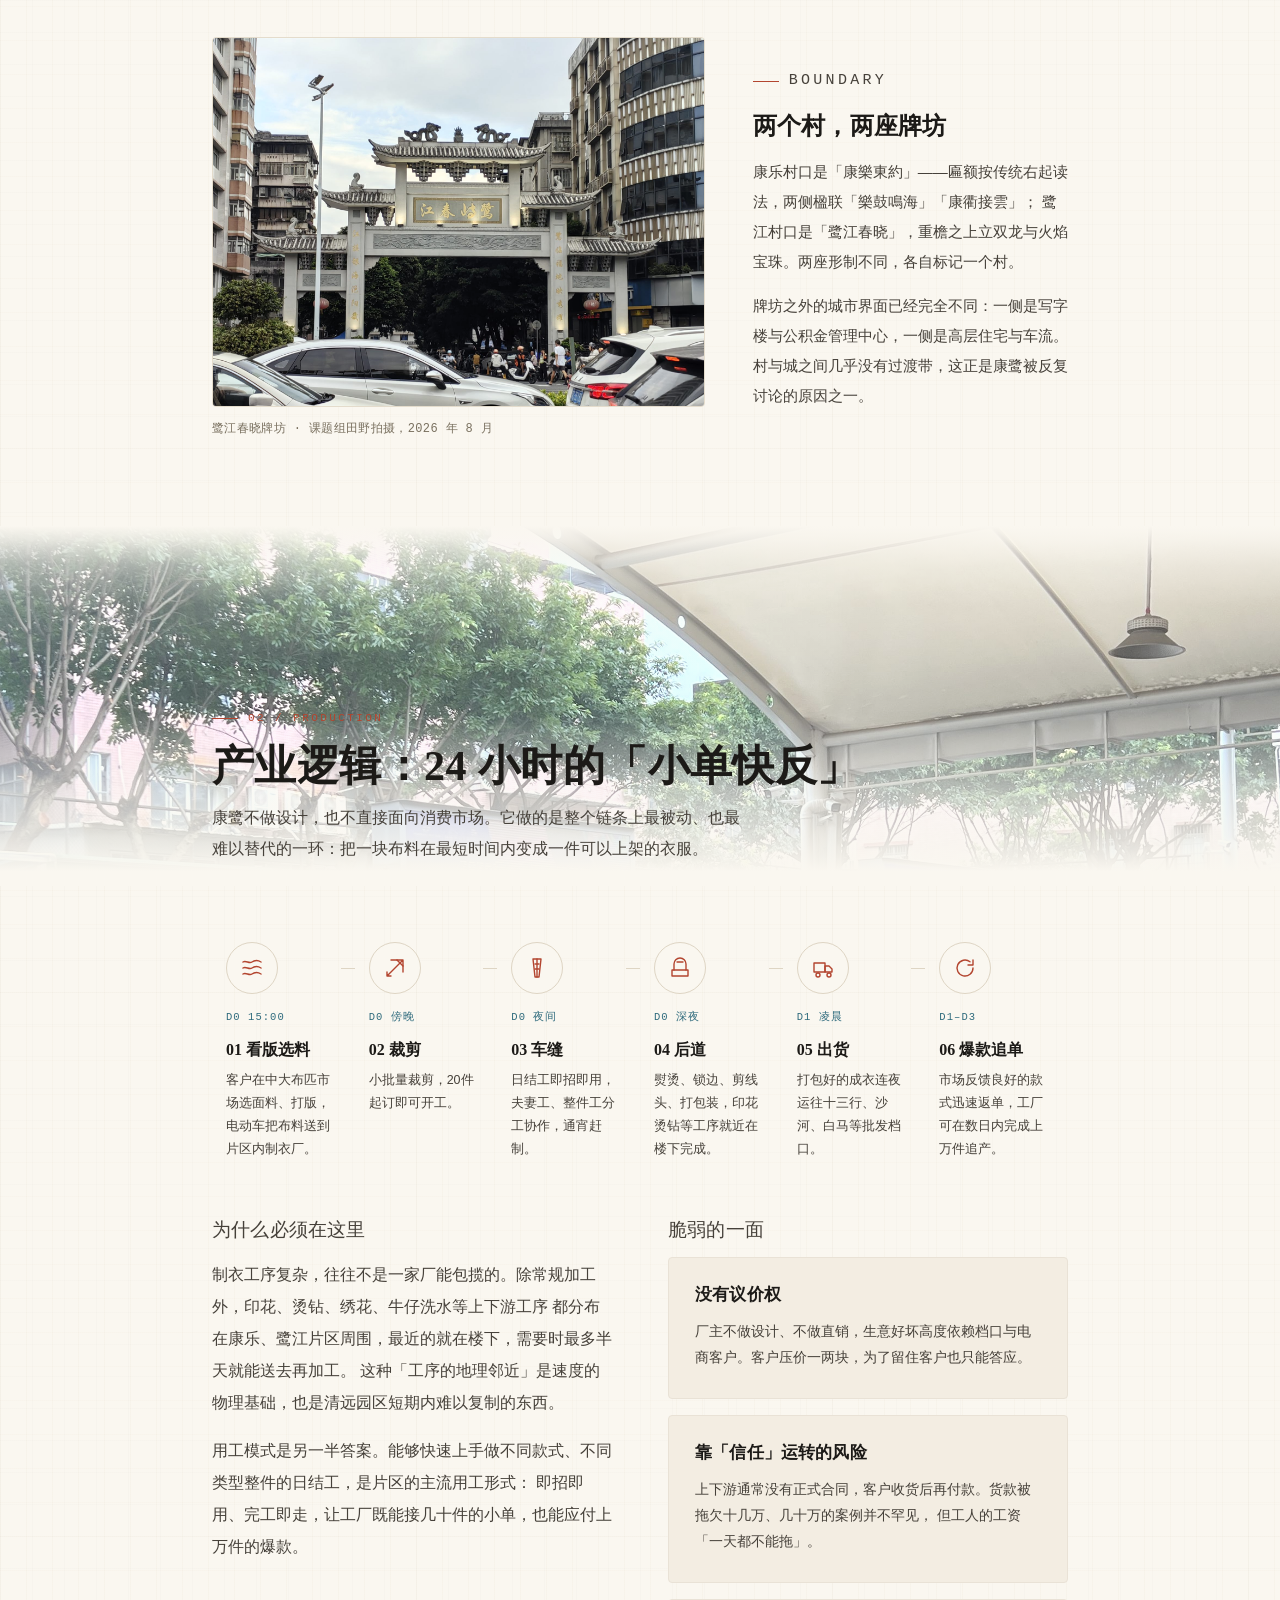
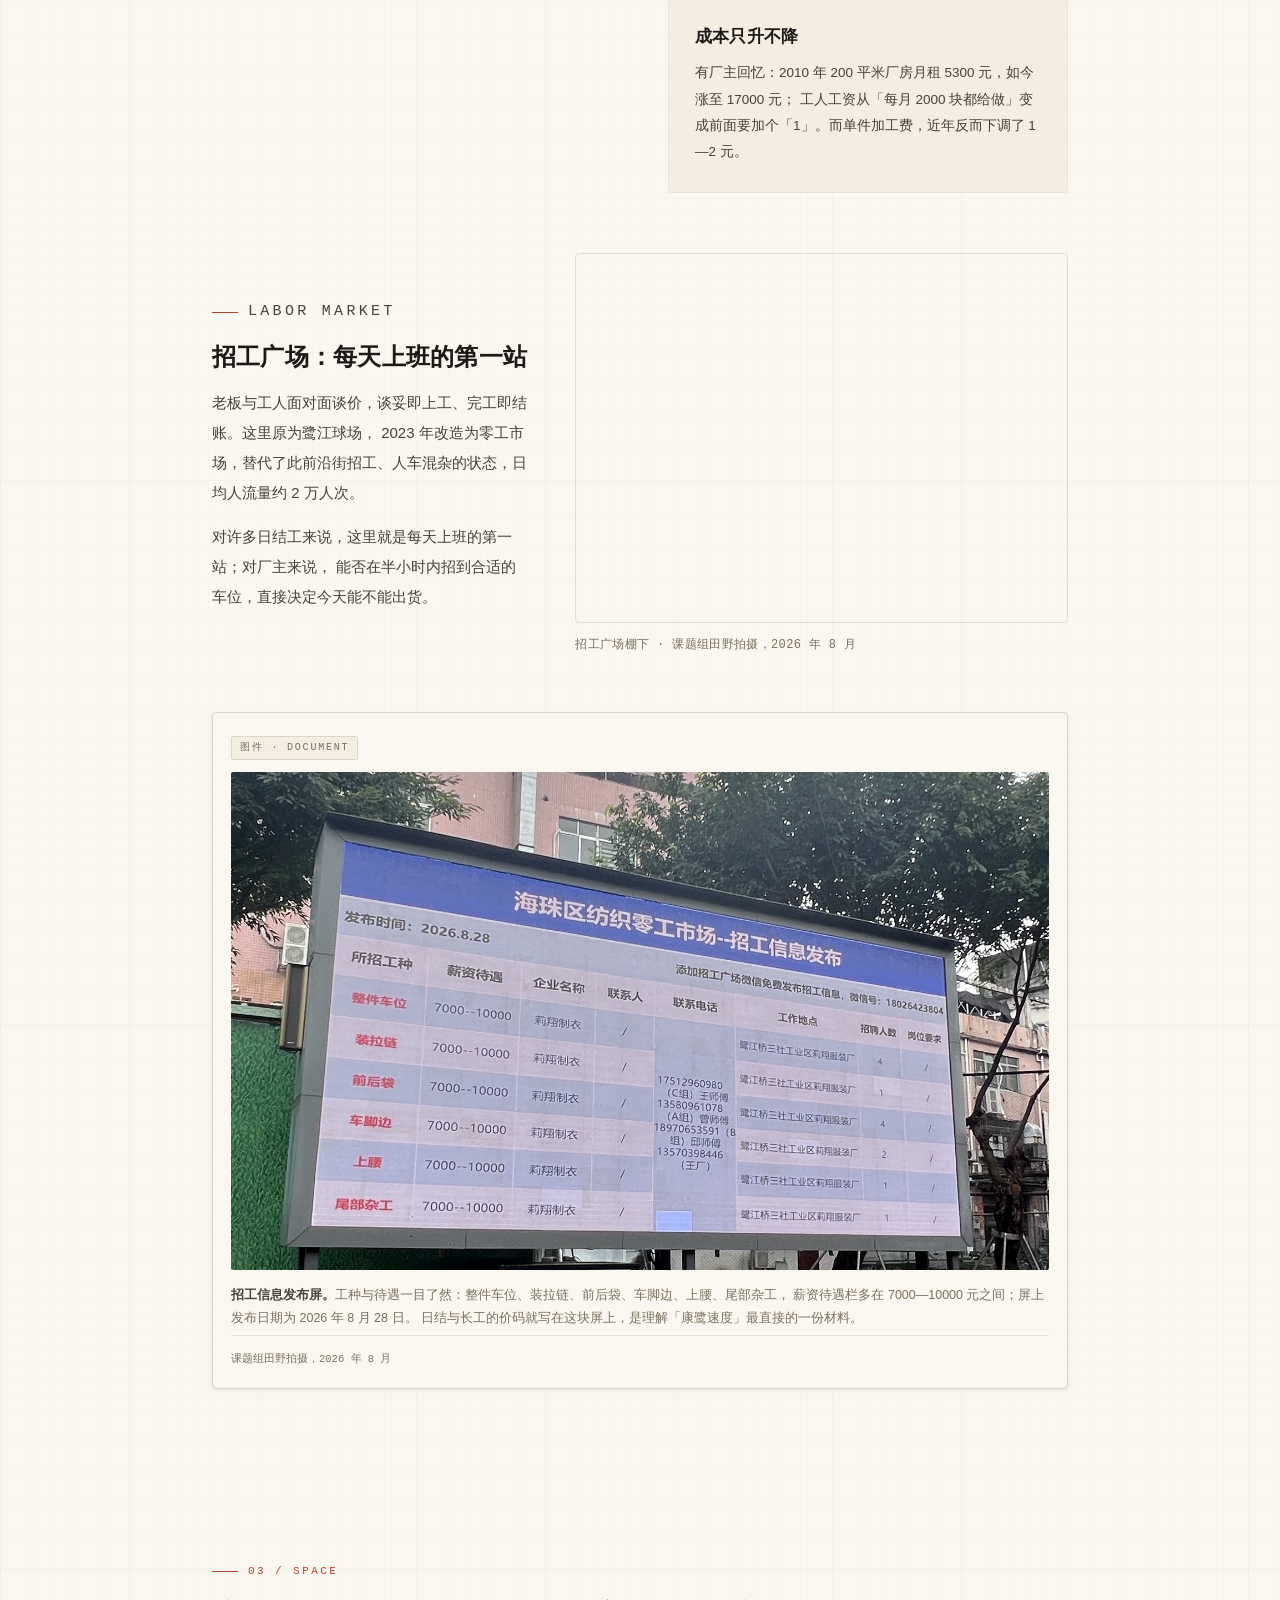
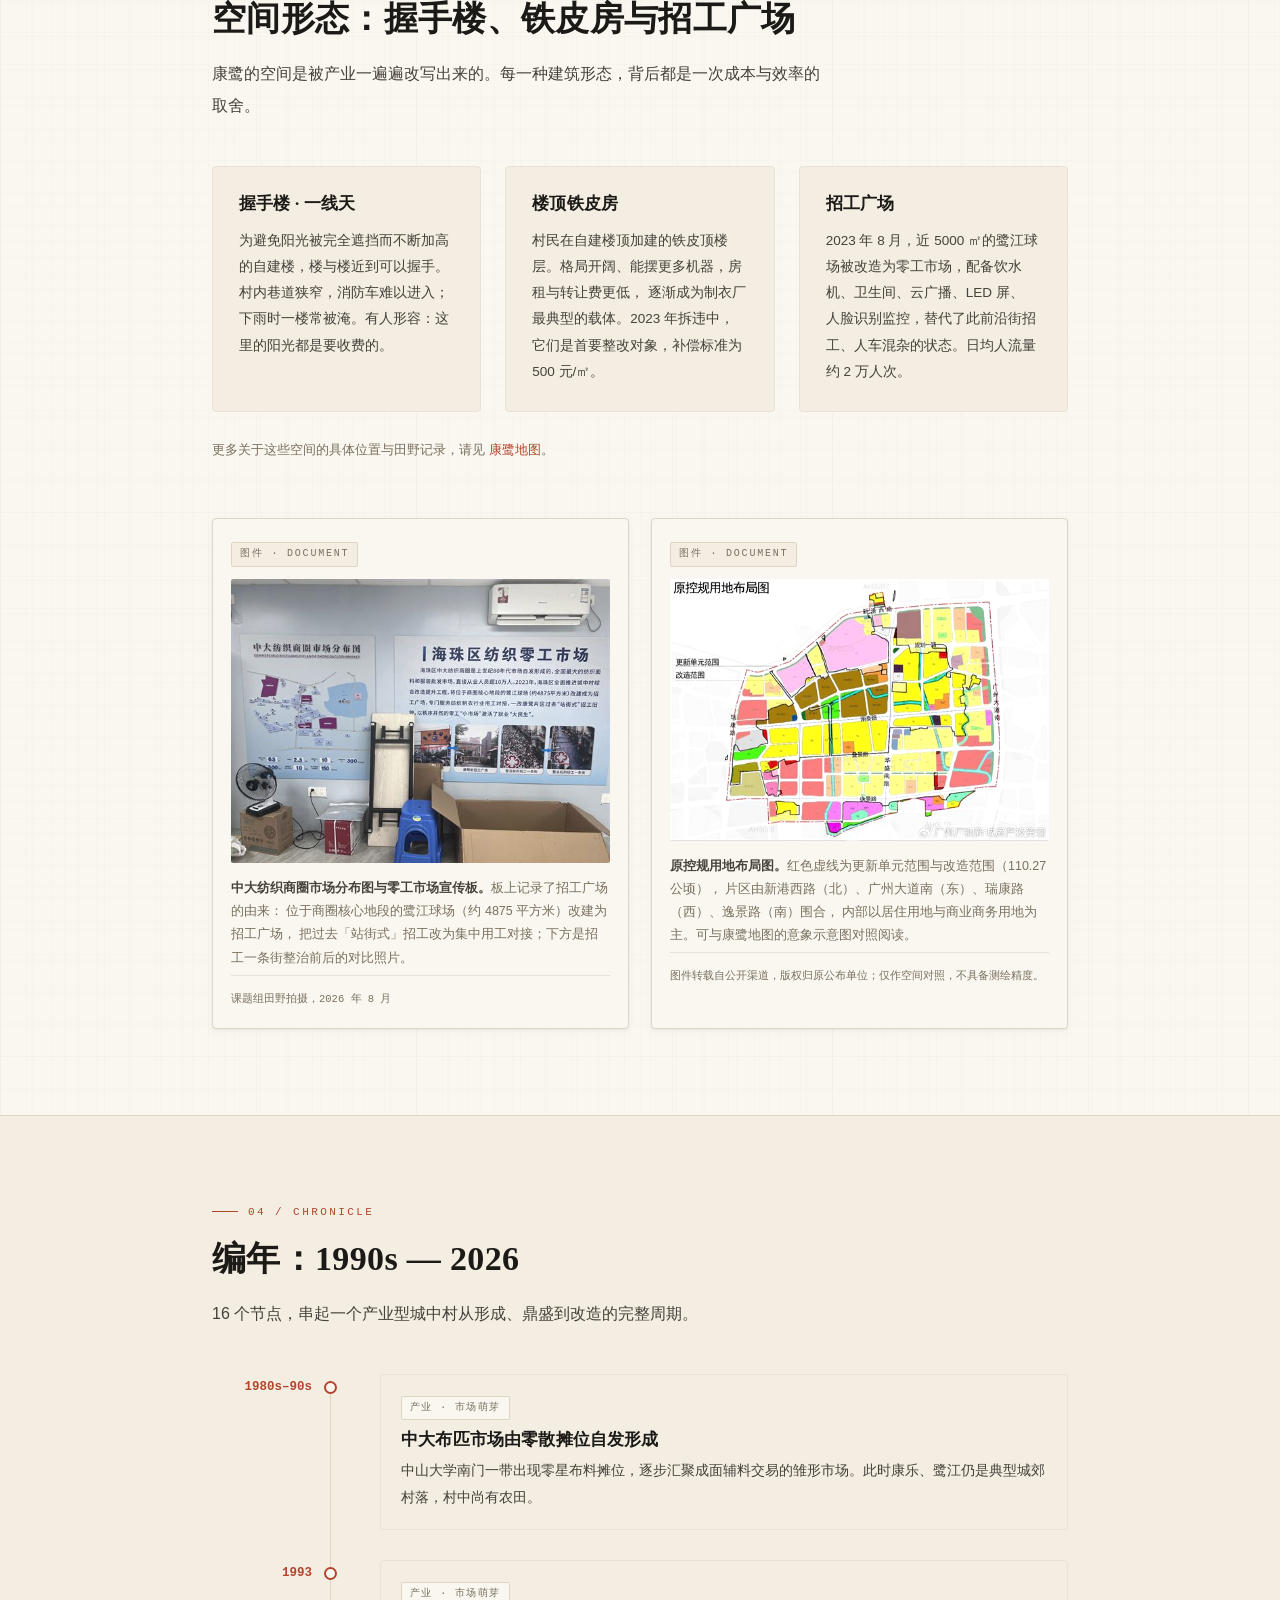
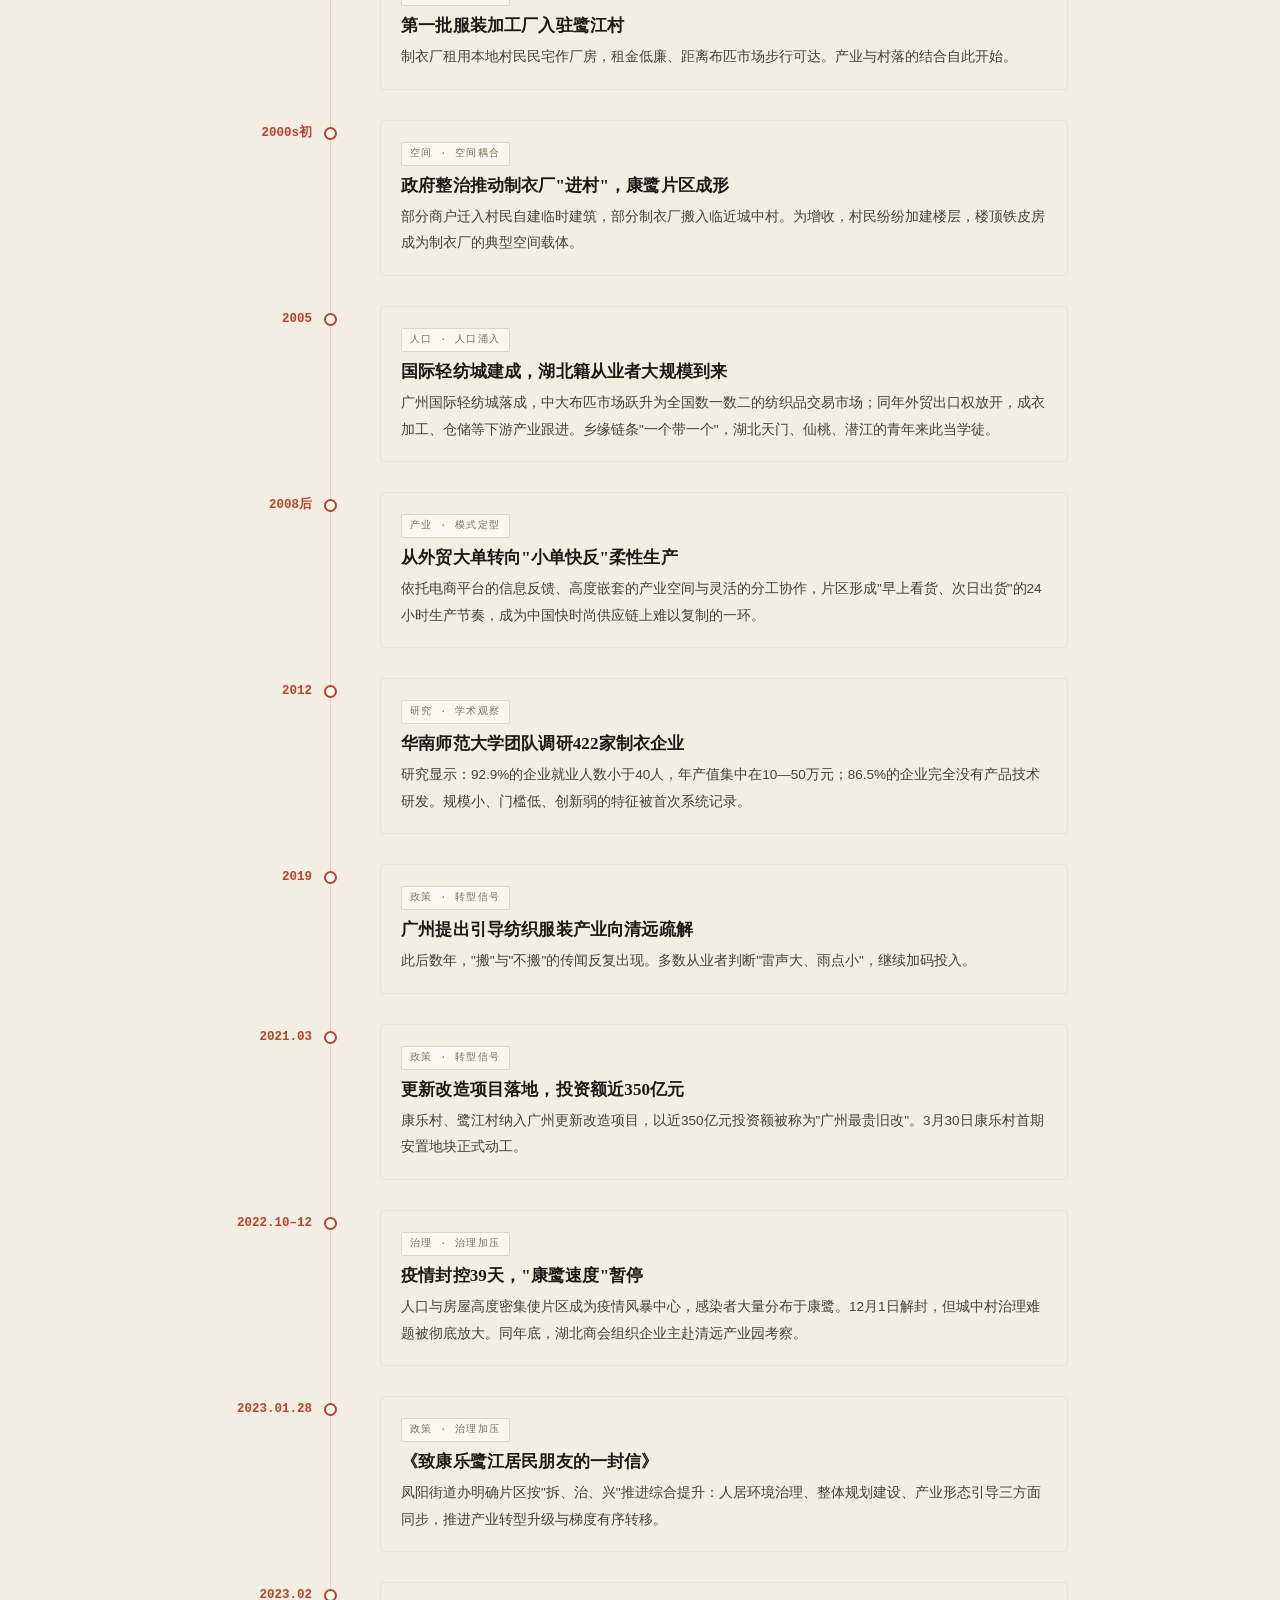
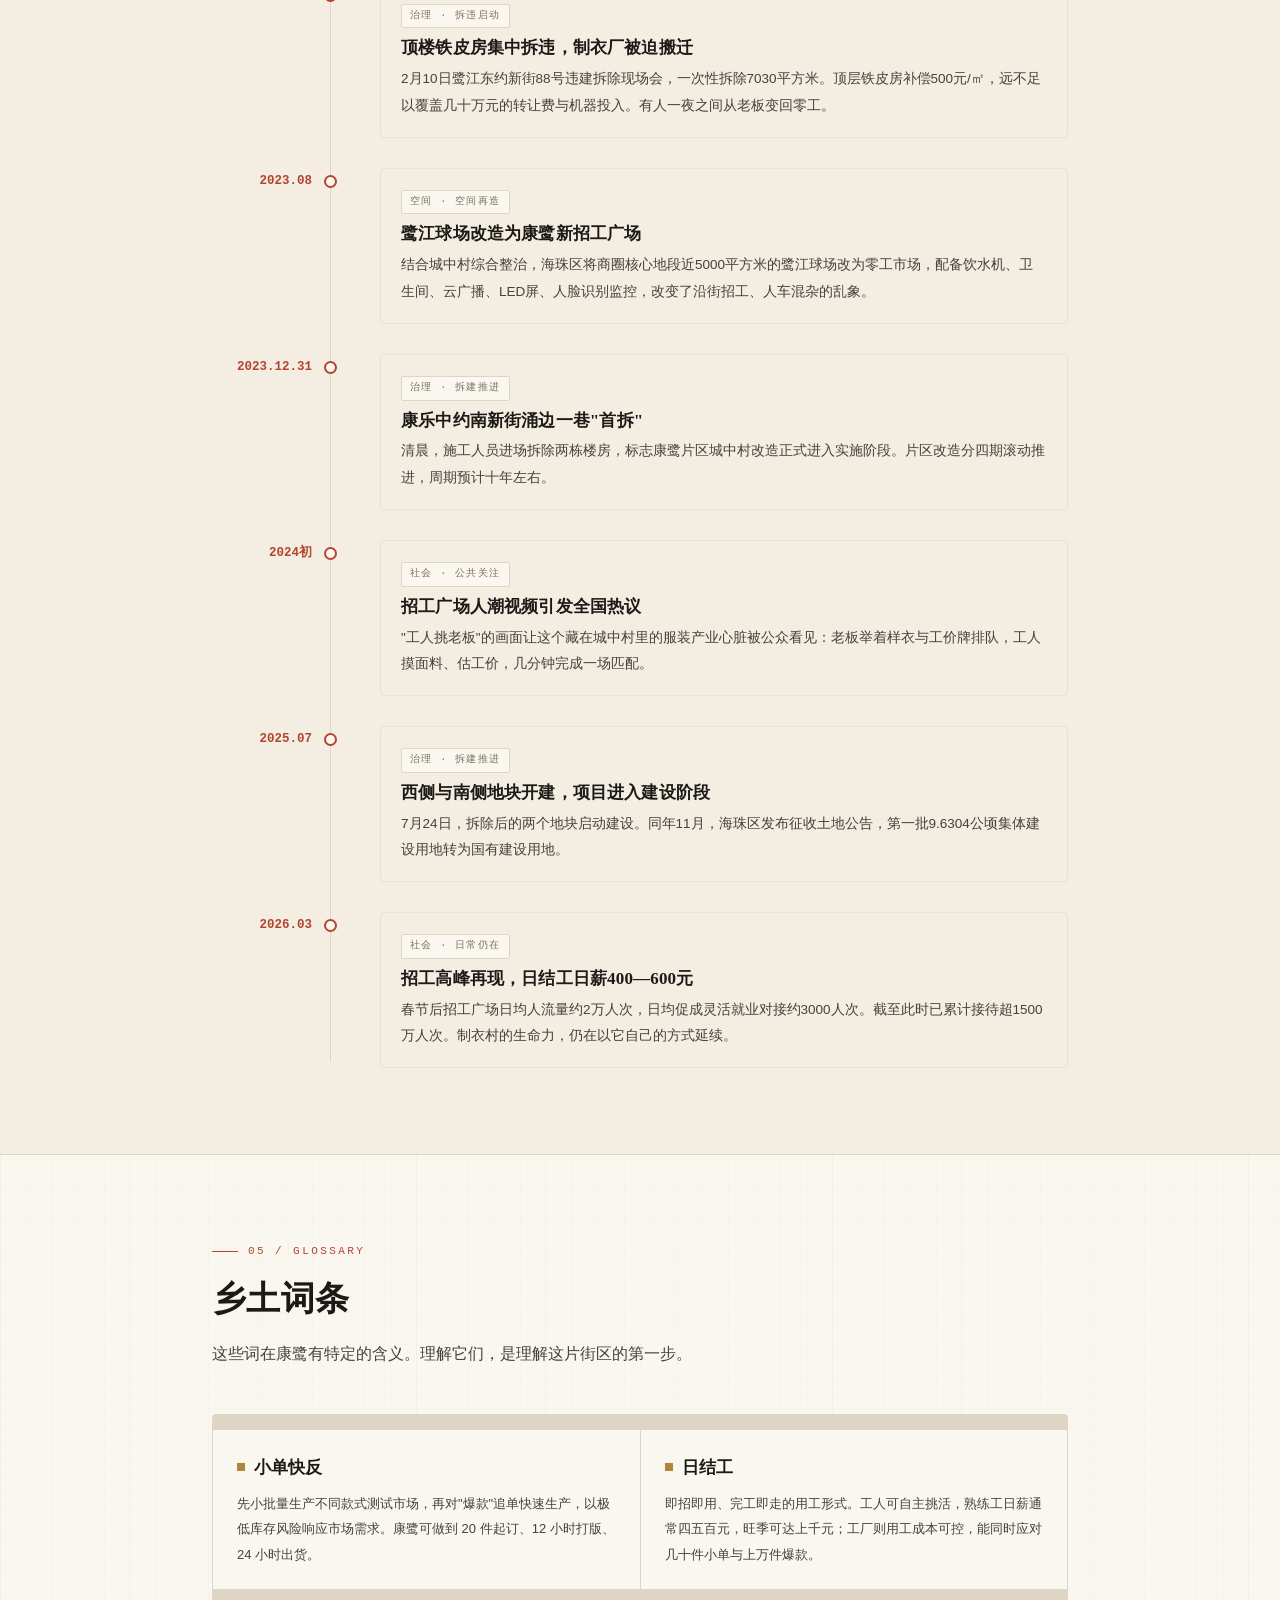
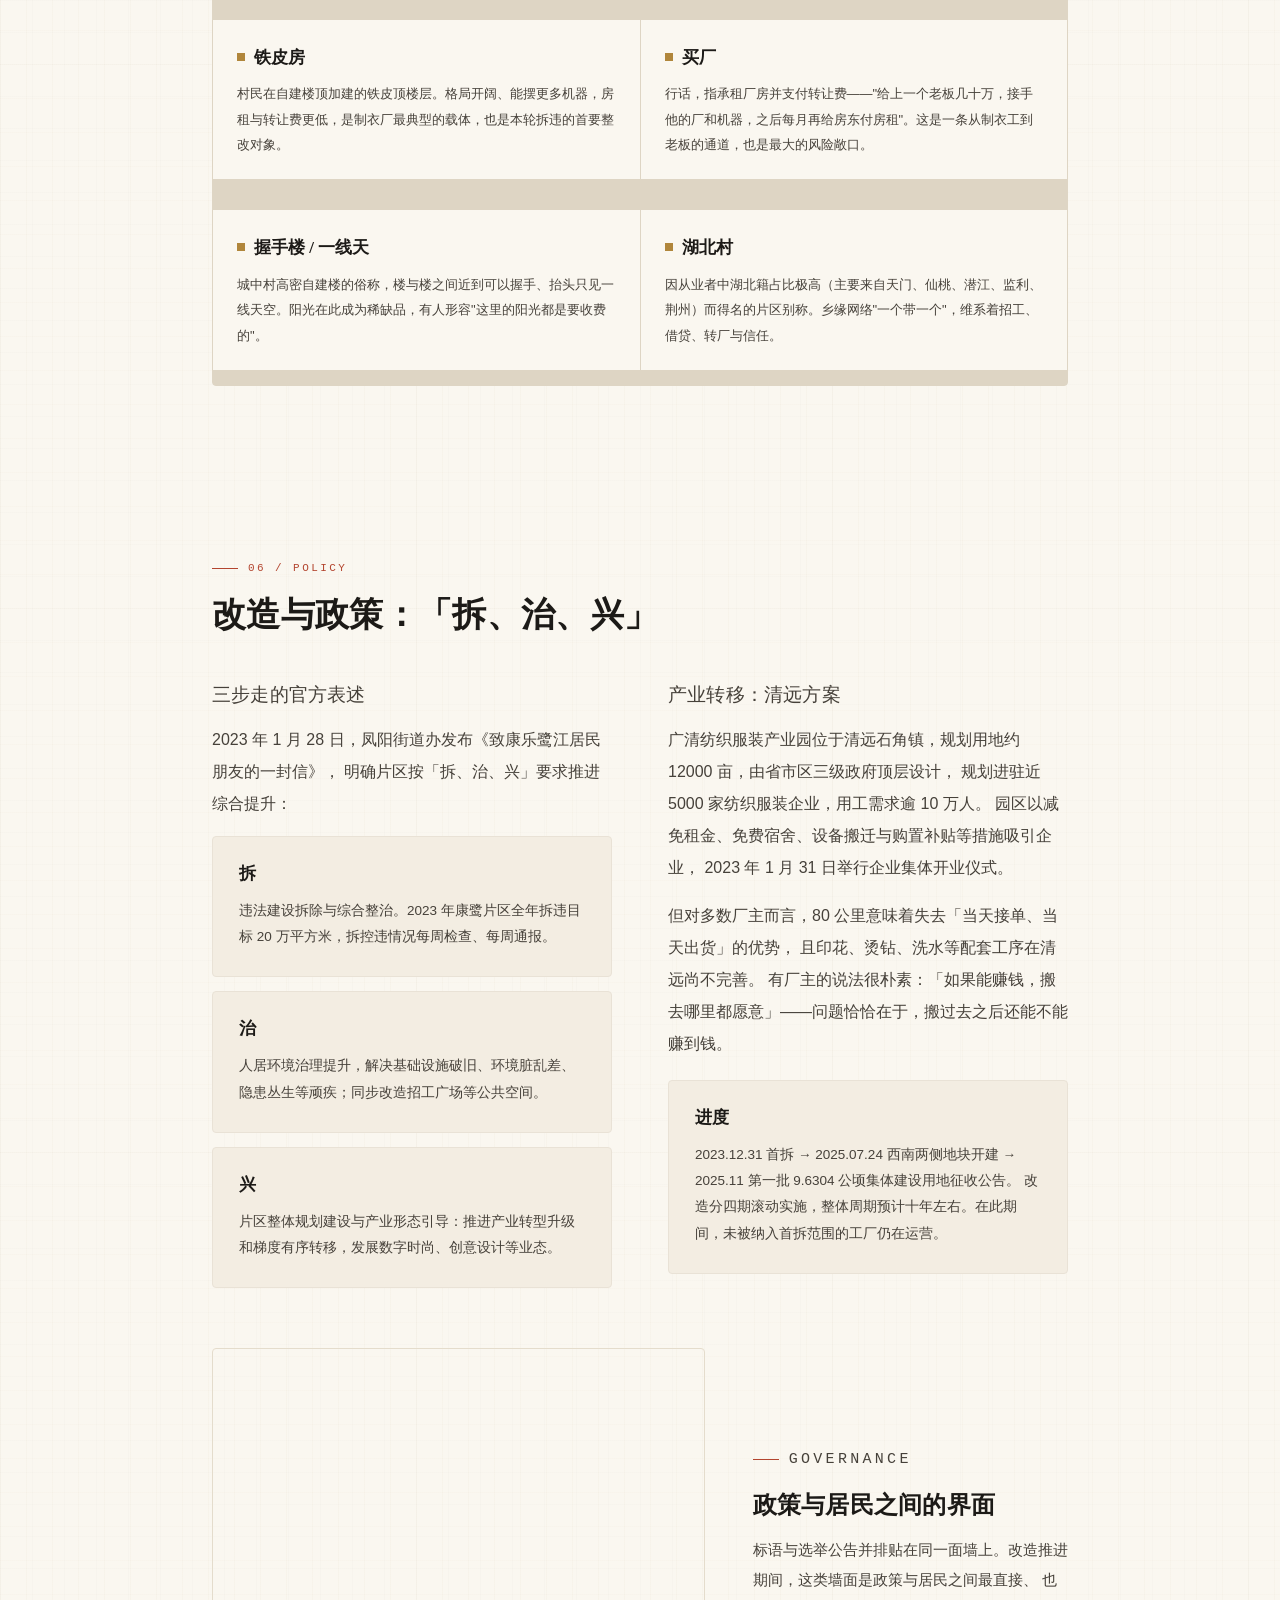
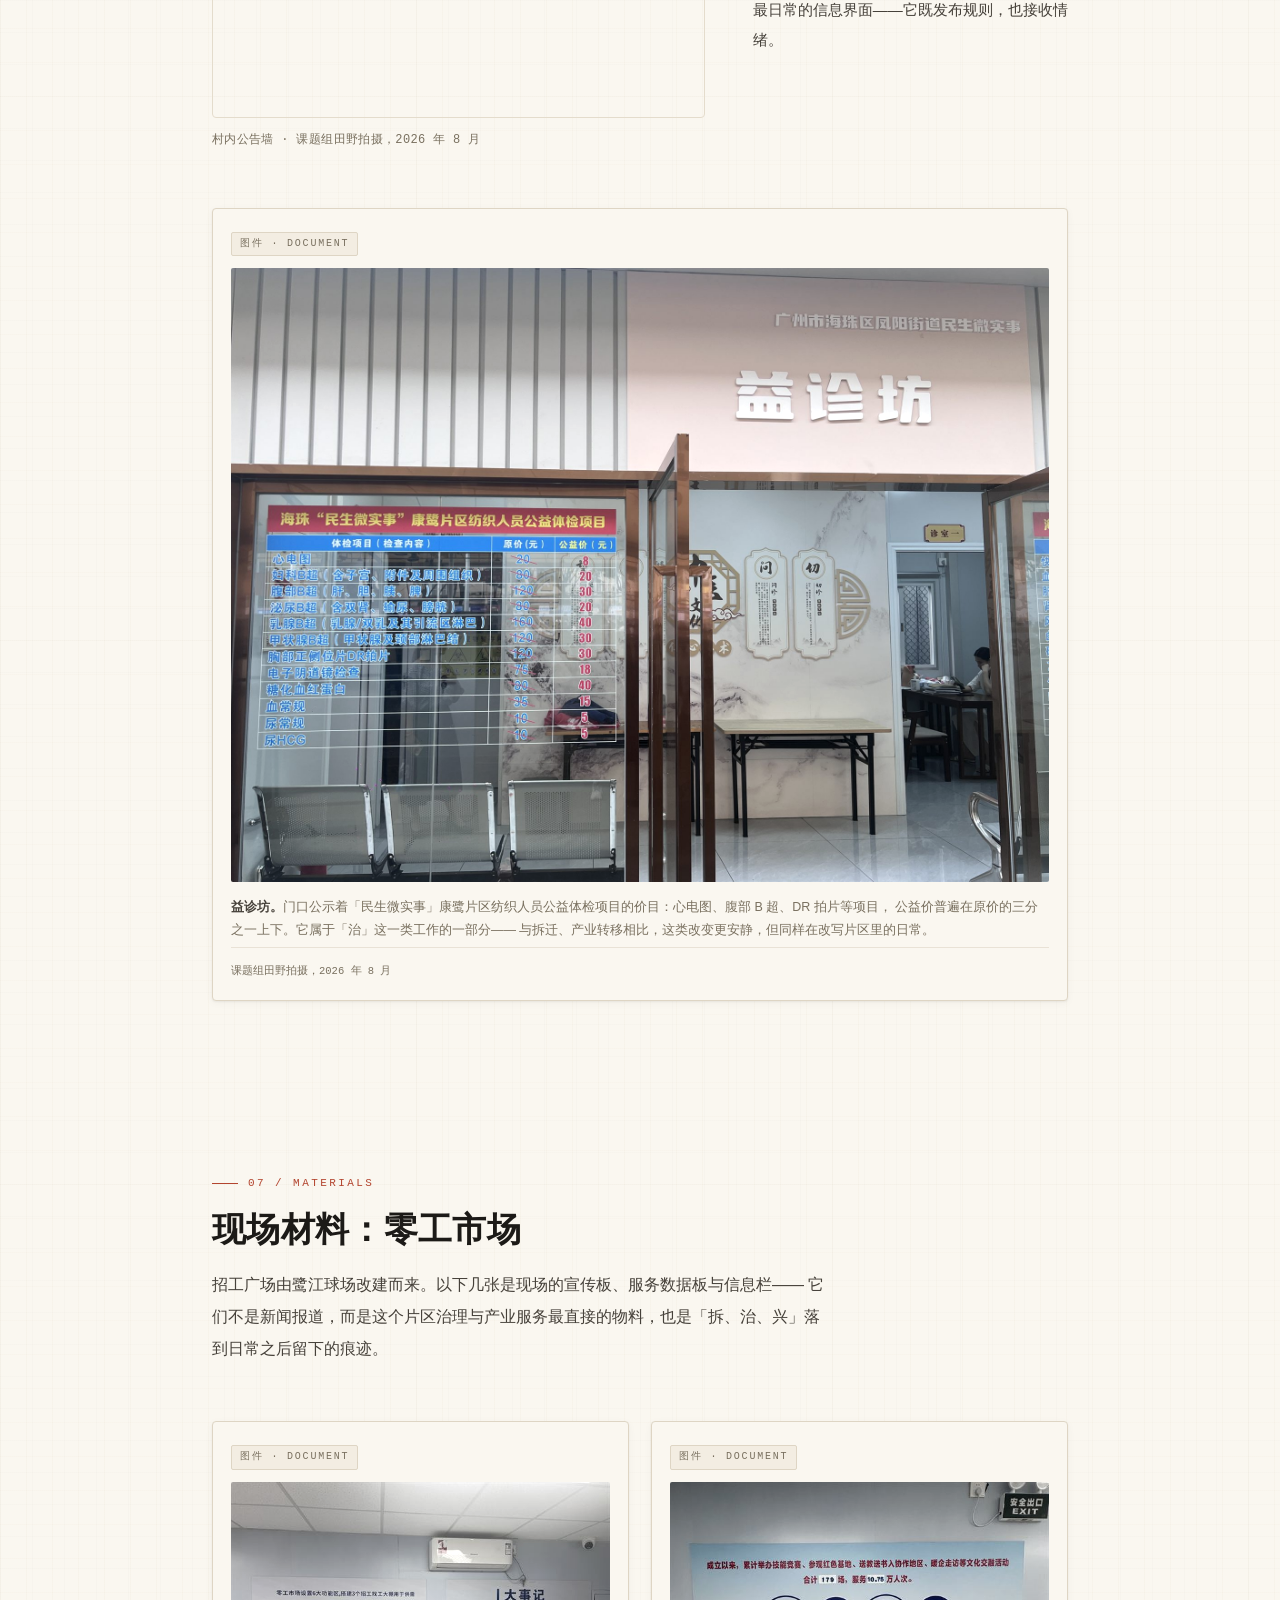
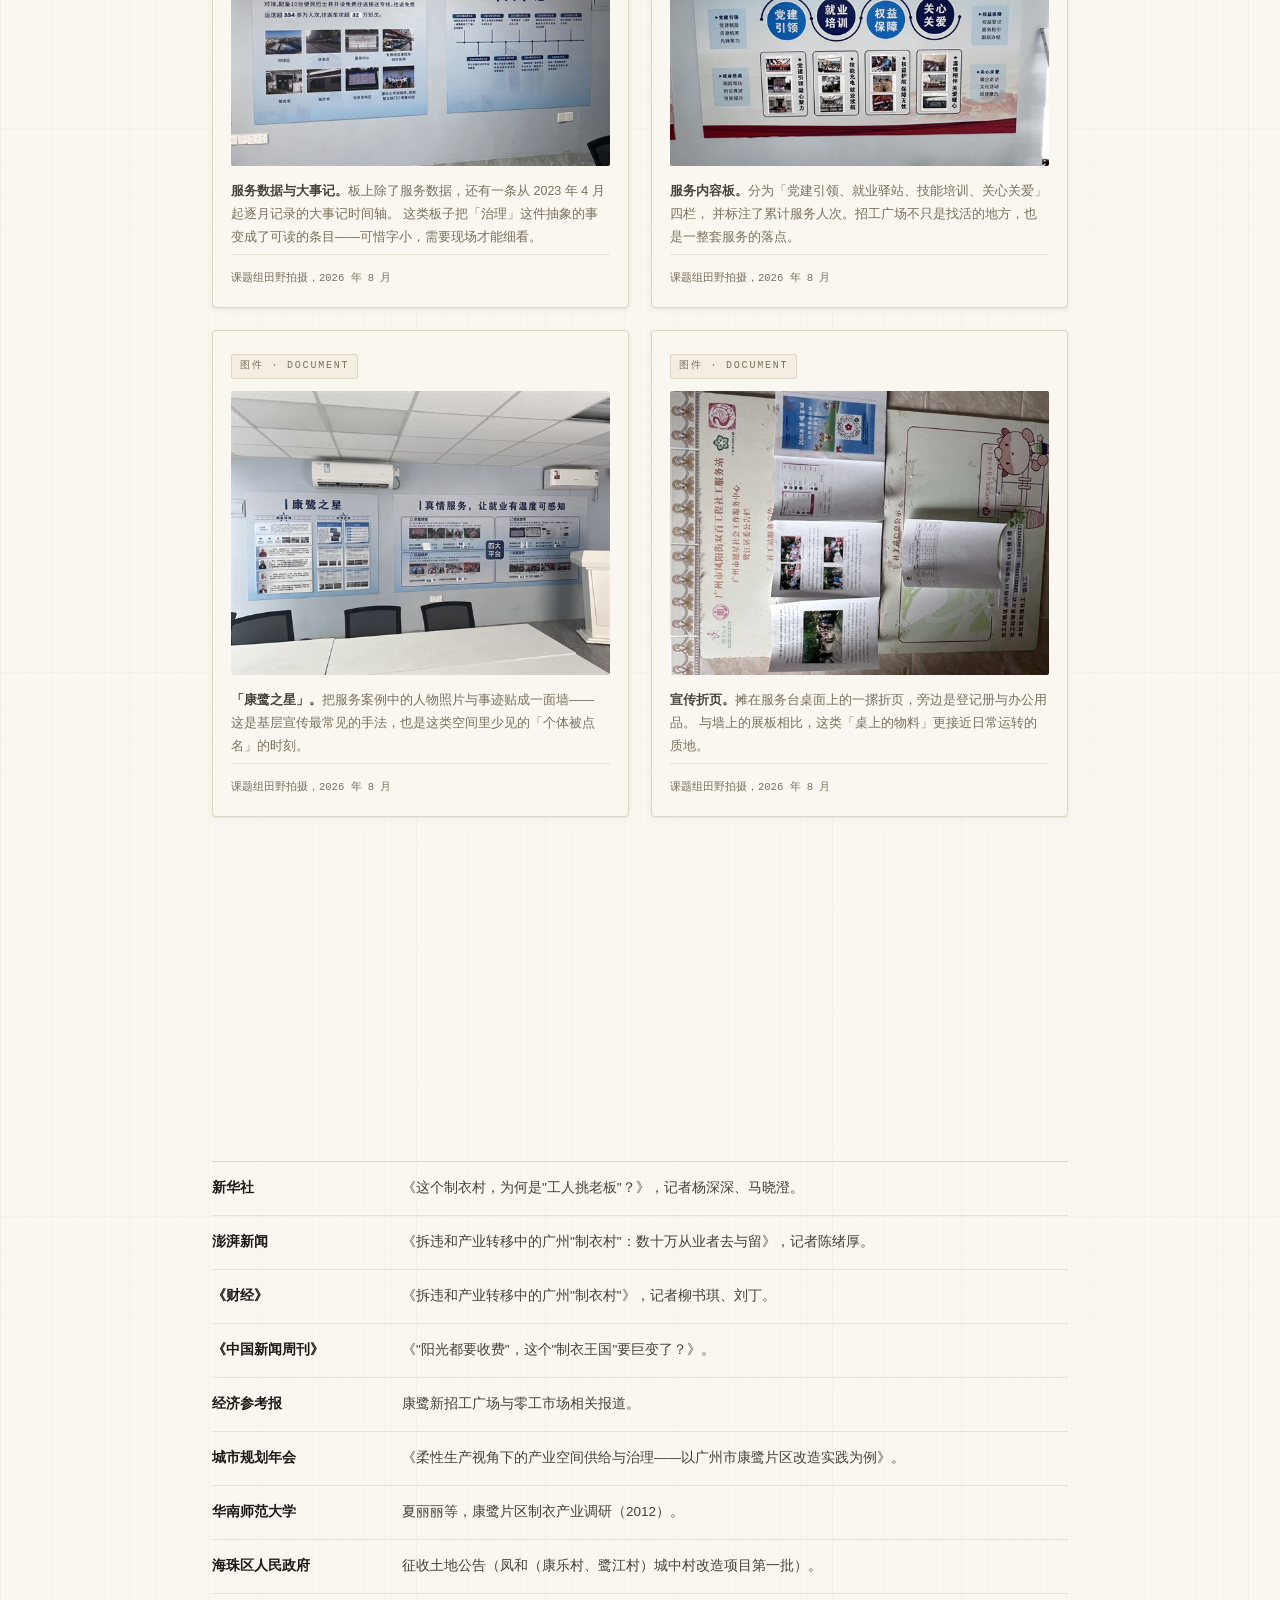
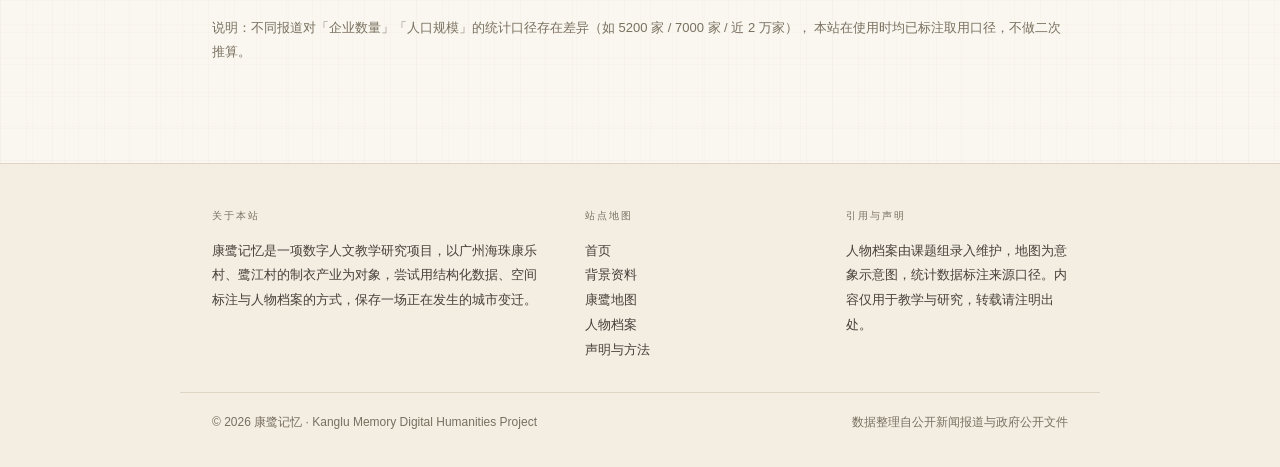
<file: kanglu-dh/background.html>
<!DOCTYPE html>
<html lang="zh-CN">
<head>
<meta charset="UTF-8">
<meta name="viewport" content="width=device-width, initial-scale=1">
<title>背景资料 · 康鹭记忆</title>
<meta name="description" content="广州康鹭制衣村的区位、产业逻辑、空间形态、编年脉络、乡土词条与参考文献。">
<link rel="stylesheet" href="assets/css/style.css">
<!-- share-card -->
  <meta property="og:type" content="website">
  <meta property="og:site_name" content="康鹭记忆">
  <meta property="og:title" content="背景资料 · 康鹭记忆">
  <meta property="og:description" content="区位、产业逻辑、空间形态、编年、乡土词条、改造与政策与现场材料——理解康鹭片区的背景材料。">
  <meta property="og:image" content="https://sunset-sunrise-sun.github.io/---/kanglu-dh/assets/img/share-card.jpg">
  <meta property="og:image:width" content="1200">
  <meta property="og:image:height" content="630">
  <meta property="og:url" content="https://sunset-sunrise-sun.github.io/---/kanglu-dh/background.html">
  <meta name="twitter:card" content="summary_large_image">
  <meta name="twitter:title" content="背景资料 · 康鹭记忆">
  <meta name="twitter:description" content="区位、产业逻辑、空间形态、编年、乡土词条、改造与政策与现场材料——理解康鹭片区的背景材料。">
  <meta name="twitter:image" content="https://sunset-sunrise-sun.github.io/---/kanglu-dh/assets/img/share-card.jpg">
  <link rel="icon" href="assets/img/icon-180.png">
  <link rel="apple-touch-icon" href="assets/img/icon-180.png">
</head>
<body data-page="background" class="has-sidenav">

<header class="site-head">
  <div class="head-inner">
    <a class="brand" href="index.html">
      <span class="brand-mark"><span>康</span></span>
      <span class="brand-txt"><b>康鹭记忆</b><i>KANGLU MEMORY</i></span>
    </a>
    <button class="nav-toggle" aria-label="菜单"><i></i></button>
    <nav class="nav">
      <a href="index.html" data-nav="home">首页</a>
      <a href="background.html" data-nav="background">背景资料</a>
      <a href="map.html" data-nav="map">康鹭地图</a>
      <a href="people.html" data-nav="people">人物档案</a>
      <a href="statement.html" data-nav="statement">声明</a>
    </nav>
  </div>
</header>

<!-- ===== 页首题头带：图片从页面顶端开始，页标题落在纸色区 ===== -->
<section class="has-band" style="padding-bottom:0">
  <div class="band band--hero">
    <img class="band-img" src="assets/img/field/band-arch.jpg"
         srcset="assets/img/field/band-arch-960.jpg 960w, assets/img/field/band-arch.jpg 2560w"
         sizes="100vw" width="2560" height="800" decoding="async"
         alt="黄昏时分的康乐东约牌坊，朱红瓦顶，两侧楹联「樂鼓鳴海」「康衢接雲」，背后是成排的榕树">
    <div class="band-veil" aria-hidden="true"></div>
    <div class="band-cap">
      <div class="wrap">
        <p class="crumb"><a href="index.html">首页</a> / 背景资料</p>
        <h1 class="band-title">背景资料</h1>
        <p class="band-sub">康乐村与鹭江村，行政上同属广州市海珠区凤阳街道，地理上紧紧相邻，产业与人口结构高度相似，因而被合称为「康鹭片区」。这一页梳理它的区位、产业逻辑、空间形态、编年脉络与关键概念，是理解后续地图与人物档案的基础。</p>
      </div>
    </div>
  </div>
</section>

<!-- 大屏：左侧竖排小节导航（竖轴 + 圆点，轴上朱红填充为阅读进度） -->
<nav class="side-nav" aria-label="小节导航">
  <span class="track" aria-hidden="true"><i></i></span>
  <a href="#location" data-side="location"><span>区位与概况</span></a>
  <a href="#industry" data-side="industry"><span>产业逻辑</span></a>
  <a href="#space" data-side="space"><span>空间形态</span></a>
  <a href="#chronicle" data-side="chronicle"><span>编年</span></a>
  <a href="#glossary" data-side="glossary"><span>乡土词条</span></a>
  <a href="#policy" data-side="policy"><span>改造与政策</span></a>
  <a href="#materials" data-side="materials"><span>现场材料</span></a>
  <a href="#refs" data-side="refs"><span>参考文献</span></a>
</nav>

<!-- 小屏：保留横排跳转条 -->
<div class="wrap subnav-wrap" style="margin-top:32px">
  <nav class="subnav">
    <a href="#location">区位与概况</a>
    <a href="#industry">产业逻辑</a>
    <a href="#space">空间形态</a>
    <a href="#chronicle">编年</a>
    <a href="#glossary">乡土词条</a>
    <a href="#policy">改造与政策</a>
    <a href="#materials">现场材料</a>
    <a href="#refs">参考文献</a>
  </nav>
</div>

<!-- ===== 区位与概况 ===== -->
<section id="location">
  <div class="wrap">
    <div class="sec-head reveal">
      <p class="eyebrow">01 / Location</p>
      <h2 class="h-sec">区位：被市场包围的村庄</h2>
      <p class="lead">向北十分钟是中大布匹市场，半小时到沙河与十三行，向南 4 公里是广州塔——「去哪里都快」既是这里的核心竞争力，也是它全部矛盾的起点。</p>
    </div>
    <div class="two-col">
      <div class="reveal">
        <p class="lead">
          康鹭片区位于海珠区的「心脏」位置。向北，是中山大学南校区与由其衍生出的中大布匹市场——
          全球规模最大的纺织面辅料交易集聚地，步行约十分钟可达；
          向西北半小时车程，是沙河、十三行等成衣批发档口；
          向南 4 公里，是广州塔。
        </p>
        <p class="lead">
          这种「去哪里都快」的区位，是制衣村的核心竞争力，也是它全部矛盾的起点：
          产业极度依赖区位，而区位的价值又随着城市发展水涨船高，最终反过来挤压产业的生存空间。
        </p>
        <blockquote class="pull">
          康鹭片区沉淀着广州服装产业数十年的发展成果：这里拥有行内极具影响力的纺织面辅料交易基地——中大布匹市场，
          离沙河、十三行等成衣批发市场约半小时车程，产业链健全、上下游联动高效。
        </blockquote>
      </div>
      <div class="reveal">
        <div class="card" style="margin-bottom:18px">
          <h4>行政与规模</h4>
          <p>所属：广州市海珠区凤阳街道，含康乐村、鹭江村两个城中村。<br>
             面积：约 1—1.1 平方公里（不同口径略有差异）。<br>
             常住人口：逾 10 万，峰值从业者逾 30 万，外来人口占 95% 以上。<br>
             企业：有照制衣厂、仓储企业约 5200 家；含无照作坊与辅料、印花等配套，相关主体近 2 万家。</p>
        </div>
        <div class="card" style="margin-bottom:18px">
          <h4>「湖北村」的形成</h4>
          <p>从业者中湖北籍占比约八成，主要来自天门、仙桃、潜江、监利、荆州等地。
             乡缘网络承担了招工、借贷、转厂、赊账等全部信任功能——「一个带一个」，
             也从学徒到老板铺出了一条看得见的上升通道。</p>
        </div>
        <div class="card">
          <h4>人口密度</h4>
          <p>一平方公里内人口逾 10 万，而广州市 2022 年平均人口密度为每平方公里 2530 人。
             极高密度叠加握手楼与小街窄巷，使消防、治安、公共卫生等问题长期难以根治。</p>
        </div>
      </div>
    </div>

    <div class="feature reveal">
      <figure class="feature-media">
        <img src="assets/img/field/arch-lujiang.jpg"
             srcset="assets/img/field/arch-lujiang-thumb.jpg 560w, assets/img/field/arch-lujiang.jpg 1800w"
             sizes="(max-width:1080px) 100vw, 640px" width="1800" height="1350"
             loading="lazy" decoding="async"
             alt="鹭江村口的鹭江春晓牌坊，重檐之上立双龙与火焰宝珠，两侧是高层住宅与车流">
        <figcaption>鹭江春晓牌坊 · 课题组田野拍摄，2026 年 8 月</figcaption>
      </figure>
      <div class="feature-body">
        <p class="eyebrow">Boundary</p>
        <h3>两个村，两座牌坊</h3>
        <p>
          康乐村口是「康樂東約」——匾额按传统右起读法，两侧楹联「樂鼓鳴海」「康衢接雲」；
          鹭江村口是「鹭江春晓」，重檐之上立双龙与火焰宝珠。两座形制不同，各自标记一个村。
        </p>
        <p>
          牌坊之外的城市界面已经完全不同：一侧是写字楼与公积金管理中心，一侧是高层住宅与车流。
          村与城之间几乎没有过渡带，这正是康鹭被反复讨论的原因之一。
        </p>
      </div>
    </div>
  </div>
</section>

<!-- ===== 产业逻辑 ===== -->
<section id="industry" class="has-band">
  <div class="band short">
    <img class="band-img" src="assets/img/field/band-market.jpg"
         srcset="assets/img/field/band-market-960.jpg 960w, assets/img/field/band-market.jpg 2560w"
         sizes="100vw" width="2560" height="711" loading="lazy" decoding="async"
         alt="招工广场宽幅全景：白色棚顶之下是 LED 公示屏与往来的人群，两侧是榕树与城中村楼群">
    <div class="band-veil" aria-hidden="true"></div>
    <div class="band-cap">
      <div class="wrap">
        <p class="band-kicker">02 / Production</p>
        <h2 class="band-title">产业逻辑：24 小时的「小单快反」</h2>
        <p class="band-sub">康鹭不做设计，也不直接面向消费市场。它做的是整个链条上最被动、也最难以替代的一环：把一块布料在最短时间内变成一件可以上架的衣服。</p>
      </div>
    </div>
  </div>

  <div class="wrap" style="margin-top:56px">
    <div class="chain" id="chain"></div>

    <div class="two-col" style="margin-top:56px">
      <div class="reveal">
        <h3 class="h-sub" style="margin-bottom:14px">为什么必须在这里</h3>
        <p class="lead">
          制衣工序复杂，往往不是一家厂能包揽的。除常规加工外，印花、烫钻、绣花、牛仔洗水等上下游工序
          都分布在康乐、鹭江片区周围，最近的就在楼下，需要时最多半天就能送去再加工。
          这种「工序的地理邻近」是速度的物理基础，也是清远园区短期内难以复制的东西。
        </p>
        <p class="lead">
          用工模式是另一半答案。能够快速上手做不同款式、不同类型整件的日结工，是片区的主流用工形式：
          即招即用、完工即走，让工厂既能接几十件的小单，也能应付上万件的爆款。
        </p>
      </div>
      <div class="reveal">
        <h3 class="h-sub" style="margin-bottom:14px">脆弱的一面</h3>
        <div class="card" style="margin-bottom:16px">
          <h4>没有议价权</h4>
          <p>厂主不做设计、不做直销，生意好坏高度依赖档口与电商客户。客户压价一两块，为了留住客户也只能答应。</p>
        </div>
        <div class="card" style="margin-bottom:16px">
          <h4>靠「信任」运转的风险</h4>
          <p>上下游通常没有正式合同，客户收货后再付款。货款被拖欠十几万、几十万的案例并不罕见，
             但工人的工资「一天都不能拖」。</p>
        </div>
        <div class="card">
          <h4>成本只升不降</h4>
          <p>有厂主回忆：2010 年 200 平米厂房月租 5300 元，如今涨至 17000 元；
             工人工资从「每月 2000 块都给做」变成前面要加个「1」。而单件加工费，近年反而下调了 1—2 元。</p>
        </div>
      </div>
    </div>

    <div class="feature flip reveal">
      <div class="feature-body">
        <p class="eyebrow">Labor Market</p>
        <h3>招工广场：每天上班的第一站</h3>
        <p>
          老板与工人面对面谈价，谈妥即上工、完工即结账。这里原为鹭江球场，
          2023 年改造为零工市场，替代了此前沿街招工、人车混杂的状态，日均人流量约 2 万人次。
        </p>
        <p>
          对许多日结工来说，这里就是每天上班的第一站；对厂主来说，
          能否在半小时内招到合适的车位，直接决定今天能不能出货。
        </p>
      </div>
      <figure class="feature-media">
        <img src="assets/img/field/market-hiring-2.jpg"
             srcset="assets/img/field/market-hiring-2-thumb.jpg 560w, assets/img/field/market-hiring-2.jpg 1800w"
             sizes="(max-width:1080px) 100vw, 640px" width="1800" height="1350"
             loading="lazy" decoding="async"
             alt="招工广场棚下的广角中景，工人们分散站立交谈等候，棚顶吊灯成排">
        <figcaption>招工广场棚下 · 课题组田野拍摄，2026 年 8 月</figcaption>
      </figure>
    </div>

    <figure class="panel reveal" style="margin-top:56px">
      <span class="panel-tag">图件 · Document</span>
      <img src="assets/img/field/board-hiring-led.jpg"
           srcset="assets/img/field/board-hiring-led-thumb.jpg 560w, assets/img/field/board-hiring-led.jpg 1474w"
           sizes="(max-width:760px) 100vw, 1100px" width="1474" height="897"
           loading="lazy" decoding="async"
           alt="海珠区纺织零工市场招工信息发布屏，列出所招工种、薪资待遇、企业名称与工作地点">
      <figcaption>
        <b>招工信息发布屏。</b>工种与待遇一目了然：整件车位、装拉链、前后袋、车脚边、上腰、尾部杂工，
        薪资待遇栏多在 7000—10000 元之间；屏上发布日期为 2026 年 8 月 28 日。
        日结与长工的价码就写在这块屏上，是理解「康鹭速度」最直接的一份材料。
        <span class="src">课题组田野拍摄，2026 年 8 月</span>
      </figcaption>
    </figure>
  </div>
</section>

<!-- ===== 空间形态 ===== -->
<section id="space">
  <div class="wrap">
    <div class="sec-head reveal">
      <p class="eyebrow">03 / Space</p>
      <h2 class="h-sec">空间形态：握手楼、铁皮房与招工广场</h2>
      <p class="lead">康鹭的空间是被产业一遍遍改写出来的。每一种建筑形态，背后都是一次成本与效率的取舍。</p>
    </div>
    <div class="three-col">
      <div class="card reveal">
        <h4>握手楼 · 一线天</h4>
        <p>为避免阳光被完全遮挡而不断加高的自建楼，楼与楼近到可以握手。村内巷道狭窄，消防车难以进入；
           下雨时一楼常被淹。有人形容：这里的阳光都是要收费的。</p>
      </div>
      <div class="card reveal">
        <h4>楼顶铁皮房</h4>
        <p>村民在自建楼顶加建的铁皮顶楼层。格局开阔、能摆更多机器，房租与转让费更低，
           逐渐成为制衣厂最典型的载体。2023 年拆违中，它们是首要整改对象，补偿标准为 500 元/㎡。</p>
      </div>
      <div class="card reveal">
        <h4>招工广场</h4>
        <p>2023 年 8 月，近 5000 ㎡的鹭江球场被改造为零工市场，配备饮水机、卫生间、云广播、LED 屏、
           人脸识别监控，替代了此前沿街招工、人车混杂的状态。日均人流量约 2 万人次。</p>
      </div>
    </div>
    <p class="small muted" style="margin-top:26px">
      更多关于这些空间的具体位置与田野记录，请见 <a href="map.html" style="color:var(--red)">康鹭地图</a>。
    </p>

    <div class="panel-row reveal">
      <figure class="panel">
        <span class="panel-tag">图件 · Document</span>
        <img src="assets/img/boards/board-market-map.jpg"
             srcset="assets/img/boards/board-market-map-thumb.jpg 560w, assets/img/boards/board-market-map.jpg 1600w"
             sizes="(max-width:760px) 100vw, 560px" width="1600" height="1200"
             loading="lazy" decoding="async"
             alt="中大纺织商圈市场分布图与海珠区纺织零工市场宣传板，含招工街整治前后的对比照片">
        <figcaption>
          <b>中大纺织商圈市场分布图与零工市场宣传板。</b>板上记录了招工广场的由来：
          位于商圈核心地段的鹭江球场（约 4875 平方米）改建为招工广场，
          把过去「站街式」招工改为集中用工对接；下方是招工一条街整治前后的对比照片。
          <span class="src">课题组田野拍摄，2026 年 8 月</span>
        </figcaption>
      </figure>
      <figure class="panel">
        <span class="panel-tag">图件 · Document</span>
        <img src="assets/img/boards/map-regulatory.jpg"
             srcset="assets/img/boards/map-regulatory-thumb.jpg 560w, assets/img/boards/map-regulatory.jpg 1197w"
             sizes="(max-width:760px) 100vw, 560px" width="1197" height="827"
             loading="lazy" decoding="async"
             alt="原控规用地布局图：红色虚线标出更新单元范围与改造范围，四周为新港西路、广州大道南、瑞康路与逸景路">
        <figcaption>
          <b>原控规用地布局图。</b>红色虚线为更新单元范围与改造范围（110.27 公顷），
          片区由新港西路（北）、广州大道南（东）、瑞康路（西）、逸景路（南）围合，
          内部以居住用地与商业商务用地为主。可与<a href="map.html">康鹭地图</a>的意象示意图对照阅读。
          <span class="src">图件转载自公开渠道，版权归原公布单位；仅作空间对照，不具备测绘精度。</span>
        </figcaption>
      </figure>
    </div>
  </div>
</section>

<!-- ===== 编年 ===== -->
<section id="chronicle" style="background:var(--paper-2);border-top:1px solid var(--line);border-bottom:1px solid var(--line)">
  <div class="wrap">
    <div class="sec-head reveal">
      <p class="eyebrow">04 / Chronicle</p>
      <h2 class="h-sec">编年：1990s — 2026</h2>
      <p class="lead">16 个节点，串起一个产业型城中村从形成、鼎盛到改造的完整周期。</p>
    </div>
    <ul class="tl" id="tlFull"></ul>
  </div>
</section>

<!-- ===== 词条 ===== -->
<section id="glossary">
  <div class="wrap">
    <div class="sec-head reveal">
      <p class="eyebrow">05 / Glossary</p>
      <h2 class="h-sec">乡土词条</h2>
      <p class="lead">这些词在康鹭有特定的含义。理解它们，是理解这片街区的第一步。</p>
    </div>
    <div class="gloss" id="gloss"></div>
  </div>
</section>

<!-- ===== 政策 ===== -->
<section id="policy">
  <div class="wrap">
    <div class="sec-head reveal">
      <p class="eyebrow">06 / Policy</p>
      <h2 class="h-sec">改造与政策：「拆、治、兴」</h2>
    </div>
    <div class="two-col">
      <div class="reveal">
        <h3 class="h-sub" style="margin-bottom:14px">三步走的官方表述</h3>
        <p class="lead">
          2023 年 1 月 28 日，凤阳街道办发布《致康乐鹭江居民朋友的一封信》，
          明确片区按「拆、治、兴」要求推进综合提升：
        </p>
        <div class="card" style="margin-bottom:14px"><h4>拆</h4><p>违法建设拆除与综合整治。2023 年康鹭片区全年拆违目标 20 万平方米，拆控违情况每周检查、每周通报。</p></div>
        <div class="card" style="margin-bottom:14px"><h4>治</h4><p>人居环境治理提升，解决基础设施破旧、环境脏乱差、隐患丛生等顽疾；同步改造招工广场等公共空间。</p></div>
        <div class="card"><h4>兴</h4><p>片区整体规划建设与产业形态引导：推进产业转型升级和梯度有序转移，发展数字时尚、创意设计等业态。</p></div>
      </div>
      <div class="reveal">
        <h3 class="h-sub" style="margin-bottom:14px">产业转移：清远方案</h3>
        <p class="lead">
          广清纺织服装产业园位于清远石角镇，规划用地约 12000 亩，由省市区三级政府顶层设计，
          规划进驻近 5000 家纺织服装企业，用工需求逾 10 万人。
          园区以减免租金、免费宿舍、设备搬迁与购置补贴等措施吸引企业，
          2023 年 1 月 31 日举行企业集体开业仪式。
        </p>
        <p class="lead">
          但对多数厂主而言，80 公里意味着失去「当天接单、当天出货」的优势，
          且印花、烫钻、洗水等配套工序在清远尚不完善。
          有厂主的说法很朴素：「如果能赚钱，搬去哪里都愿意」——问题恰恰在于，搬过去之后还能不能赚到钱。
        </p>
        <div class="card" style="margin-top:20px">
          <h4>进度</h4>
          <p>2023.12.31 首拆 → 2025.07.24 西南两侧地块开建 → 2025.11 第一批 9.6304 公顷集体建设用地征收公告。
             改造分四期滚动实施，整体周期预计十年左右。在此期间，未被纳入首拆范围的工厂仍在运营。</p>
        </div>
      </div>
    </div>

    <div class="feature reveal">
      <figure class="feature-media">
        <img src="assets/img/boards/board-notice-wall.jpg"
             srcset="assets/img/boards/board-notice-wall-thumb.jpg 560w, assets/img/boards/board-notice-wall.jpg 1600w"
             sizes="(max-width:1080px) 100vw, 640px" width="1600" height="1200"
             loading="lazy" decoding="async"
             alt="村内墙面：上方为红色标语，下方张贴着区人民代表大会换届选举等数份公告">
        <figcaption>村内公告墙 · 课题组田野拍摄，2026 年 8 月</figcaption>
      </figure>
      <div class="feature-body">
        <p class="eyebrow">Governance</p>
        <h3>政策与居民之间的界面</h3>
        <p>
          标语与选举公告并排贴在同一面墙上。改造推进期间，这类墙面是政策与居民之间最直接、
          也最日常的信息界面——它既发布规则，也接收情绪。
        </p>
      </div>
    </div>

    <figure class="panel reveal" style="margin-top:56px">
      <span class="panel-tag">图件 · Document</span>
      <img src="assets/img/field/clinic-yizhen.jpg"
           srcset="assets/img/field/clinic-yizhen-thumb.jpg 560w, assets/img/field/clinic-yizhen.jpg 1800w"
           sizes="(max-width:760px) 100vw, 1100px" width="1800" height="1350"
           loading="lazy" decoding="async"
           alt="益诊坊门口的公示屏，列出康鹭片区纺织人员公益体检项目的检查内容、原价与公益价">
      <figcaption>
        <b>益诊坊。</b>门口公示着「民生微实事」康鹭片区纺织人员公益体检项目的价目：心电图、腹部 B 超、DR 拍片等项目，
        公益价普遍在原价的三分之一上下。它属于「治」这一类工作的一部分——
        与拆迁、产业转移相比，这类改变更安静，但同样在改写片区里的日常。
        <span class="src">课题组田野拍摄，2026 年 8 月</span>
      </figcaption>
    </figure>
  </div>
</section>

<!-- ===== 现场材料 ===== -->
<section id="materials">
  <div class="wrap">
    <div class="sec-head reveal">
      <p class="eyebrow">07 / Materials</p>
      <h2 class="h-sec">现场材料：零工市场</h2>
      <p class="lead">
        招工广场由鹭江球场改建而来。以下几张是现场的宣传板、服务数据板与信息栏——
        它们不是新闻报道，而是这个片区治理与产业服务最直接的物料，也是「拆、治、兴」落到日常之后留下的痕迹。
      </p>
    </div>

    <div class="panel-row reveal">
      <figure class="panel">
        <span class="panel-tag">图件 · Document</span>
        <img src="assets/img/boards/board-data-timeline.jpg"
             srcset="assets/img/boards/board-data-timeline-thumb.jpg 560w, assets/img/boards/board-data-timeline.jpg 1600w"
             sizes="(max-width:760px) 100vw, 560px" width="1600" height="1200"
             loading="lazy" decoding="async"
             alt="墙上挂着零工市场的服务数据板与大事记时间轴，时间轴从 2023 年 4 月起逐月记录">
        <figcaption>
          <b>服务数据与大事记。</b>板上除了服务数据，还有一条从 2023 年 4 月起逐月记录的大事记时间轴。
          这类板子把「治理」这件抽象的事变成了可读的条目——可惜字小，需要现场才能细看。
          <span class="src">课题组田野拍摄，2026 年 8 月</span>
        </figcaption>
      </figure>

      <figure class="panel">
        <span class="panel-tag">图件 · Document</span>
        <img src="assets/img/boards/board-services.jpg"
             srcset="assets/img/boards/board-services-thumb.jpg 560w, assets/img/boards/board-services.jpg 1600w"
             sizes="(max-width:760px) 100vw, 560px" width="1600" height="1200"
             loading="lazy" decoding="async"
             alt="零工市场服务内容宣传板，分为党建引领、就业驿站、技能培训、关心关爱四栏">
        <figcaption>
          <b>服务内容板。</b>分为「党建引领、就业驿站、技能培训、关心关爱」四栏，
          并标注了累计服务人次。招工广场不只是找活的地方，也是一整套服务的落点。
          <span class="src">课题组田野拍摄，2026 年 8 月</span>
        </figcaption>
      </figure>

      <figure class="panel">
        <span class="panel-tag">图件 · Document</span>
        <img src="assets/img/boards/board-star.jpg"
             srcset="assets/img/boards/board-star-thumb.jpg 560w, assets/img/boards/board-star.jpg 1600w"
             sizes="(max-width:760px) 100vw, 560px" width="1600" height="1200"
             loading="lazy" decoding="async"
             alt="「康鹭之星」服务案例宣传板，贴着若干人物照片与事迹介绍">
        <figcaption>
          <b>「康鹭之星」。</b>把服务案例中的人物照片与事迹贴成一面墙——
          这是基层宣传最常见的手法，也是这类空间里少见的「个体被点名」的时刻。
          <span class="src">课题组田野拍摄，2026 年 8 月</span>
        </figcaption>
      </figure>

      <figure class="panel">
        <span class="panel-tag">图件 · Document</span>
        <img src="assets/img/boards/board-leaflet.jpg"
             srcset="assets/img/boards/board-leaflet-thumb.jpg 560w, assets/img/boards/board-leaflet.jpg 1600w"
             sizes="(max-width:760px) 100vw, 560px" width="1600" height="1200"
             loading="lazy" decoding="async"
             alt="服务台桌面上摊开的零工市场宣传折页，旁边还有登记册与办公用品">
        <figcaption>
          <b>宣传折页。</b>摊在服务台桌面上的一摞折页，旁边是登记册与办公用品。
          与墙上的展板相比，这类「桌上的物料」更接近日常运转的质地。
          <span class="src">课题组田野拍摄，2026 年 8 月</span>
        </figcaption>
      </figure>
    </div>
  </div>
</section>

<!-- ===== 参考文献 ===== -->
<section id="refs">
  <div class="wrap">
    <div class="sec-head reveal">
      <p class="eyebrow">08 / References</p>
      <h2 class="h-sec">参考文献与数据来源</h2>
      <p class="lead">本站所有事实性内容均来自以下公开来源，人物档案部分整理自其中的口述引语。</p>
    </div>
    <ul class="refs" id="refList"></ul>
    <p class="small muted" style="margin-top:22px">
      说明：不同报道对「企业数量」「人口规模」的统计口径存在差异（如 5200 家 / 7000 家 / 近 2 万家），
      本站在使用时均已标注取用口径，不做二次推算。
    </p>
  </div>
</section>

<footer class="site-foot">
  <div class="wrap foot-grid">
    <div>
      <h5>关于本站</h5>
      <p>康鹭记忆是一项数字人文教学研究项目，以广州海珠康乐村、鹭江村的制衣产业为对象，尝试用结构化数据、空间标注与人物档案的方式，保存一场正在发生的城市变迁。</p>
    </div>
    <div>
      <h5>站点地图</h5>
      <ul>
        <li><a href="index.html">首页</a></li>
        <li><a href="background.html">背景资料</a></li>
        <li><a href="map.html">康鹭地图</a></li>
        <li><a href="people.html">人物档案</a></li>
        <li><a href="statement.html">声明与方法</a></li>
      </ul>
    </div>
    <div>
      <h5>引用与声明</h5>
      <p>人物档案由课题组录入维护，地图为意象示意图，统计数据标注来源口径。内容仅用于教学与研究，转载请注明出处。</p>
    </div>
  </div>
  <div class="foot-bot">
    <span>© 2026 康鹭记忆 · Kanglu Memory Digital Humanities Project</span>
    <span>数据整理自公开新闻报道与政府公开文件</span>
  </div>
</footer>

<script src="assets/js/data.js"></script>
<script src="assets/js/people-data.js"></script>
<script src="assets/js/main.js"></script>
<script src="assets/js/ai.js"></script>
<script>
  renderChain('#chain');
  renderTimeline('#tlFull');
  renderGlossary('#gloss');
  renderRefs('#refList');
  initReveal();
</script>
</body>
</html>
</file>
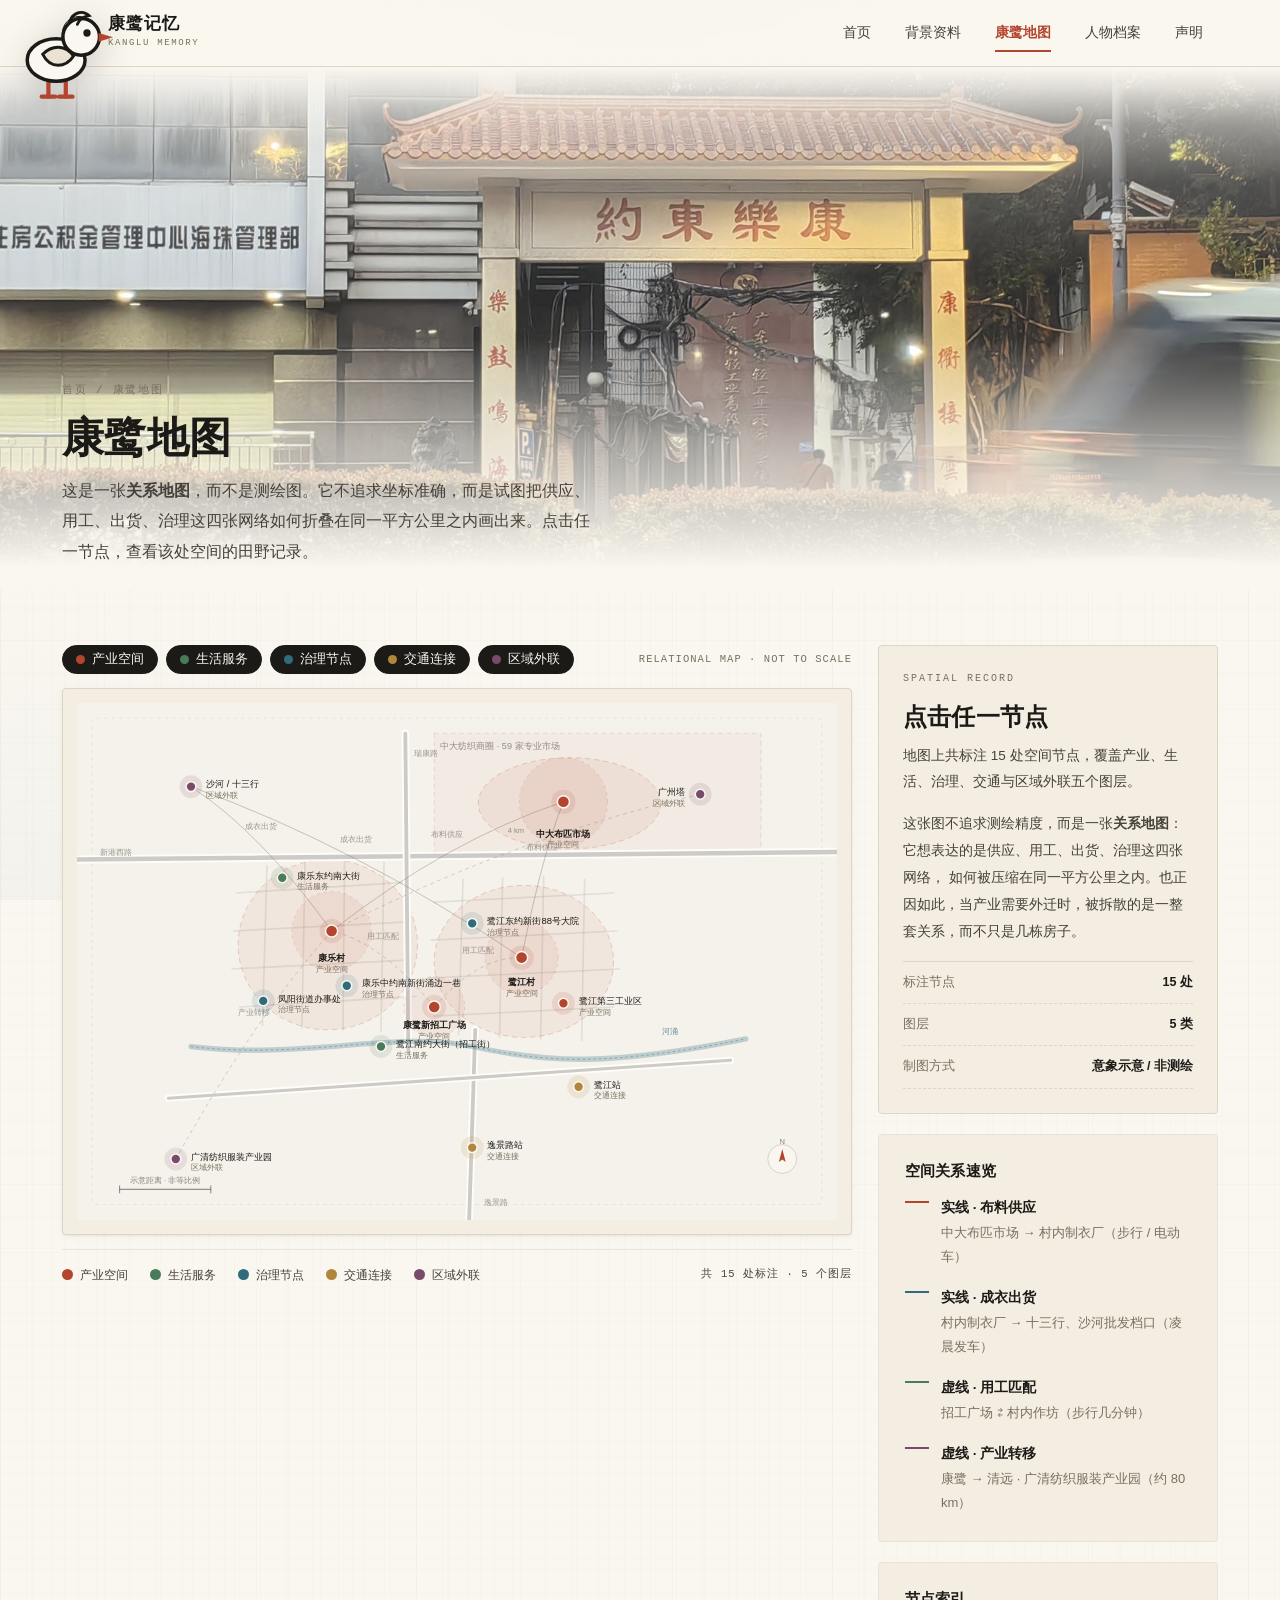
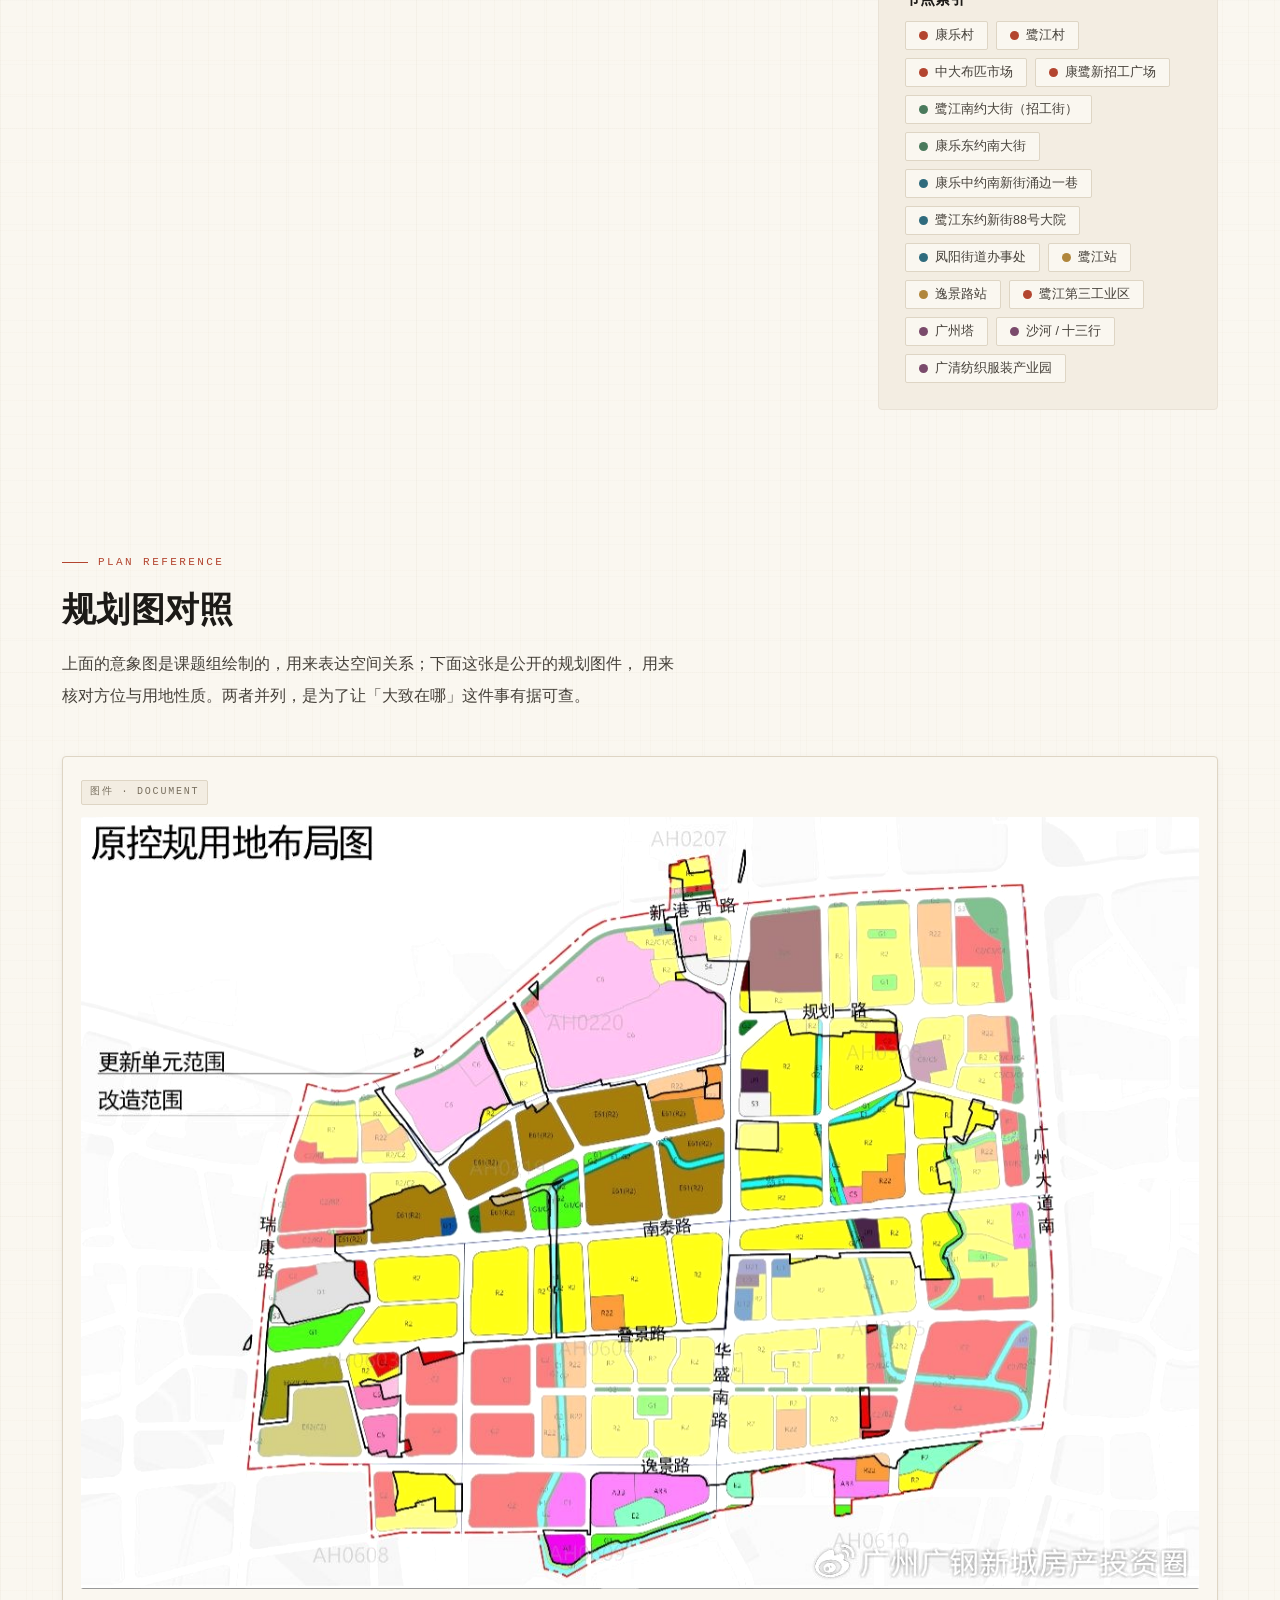
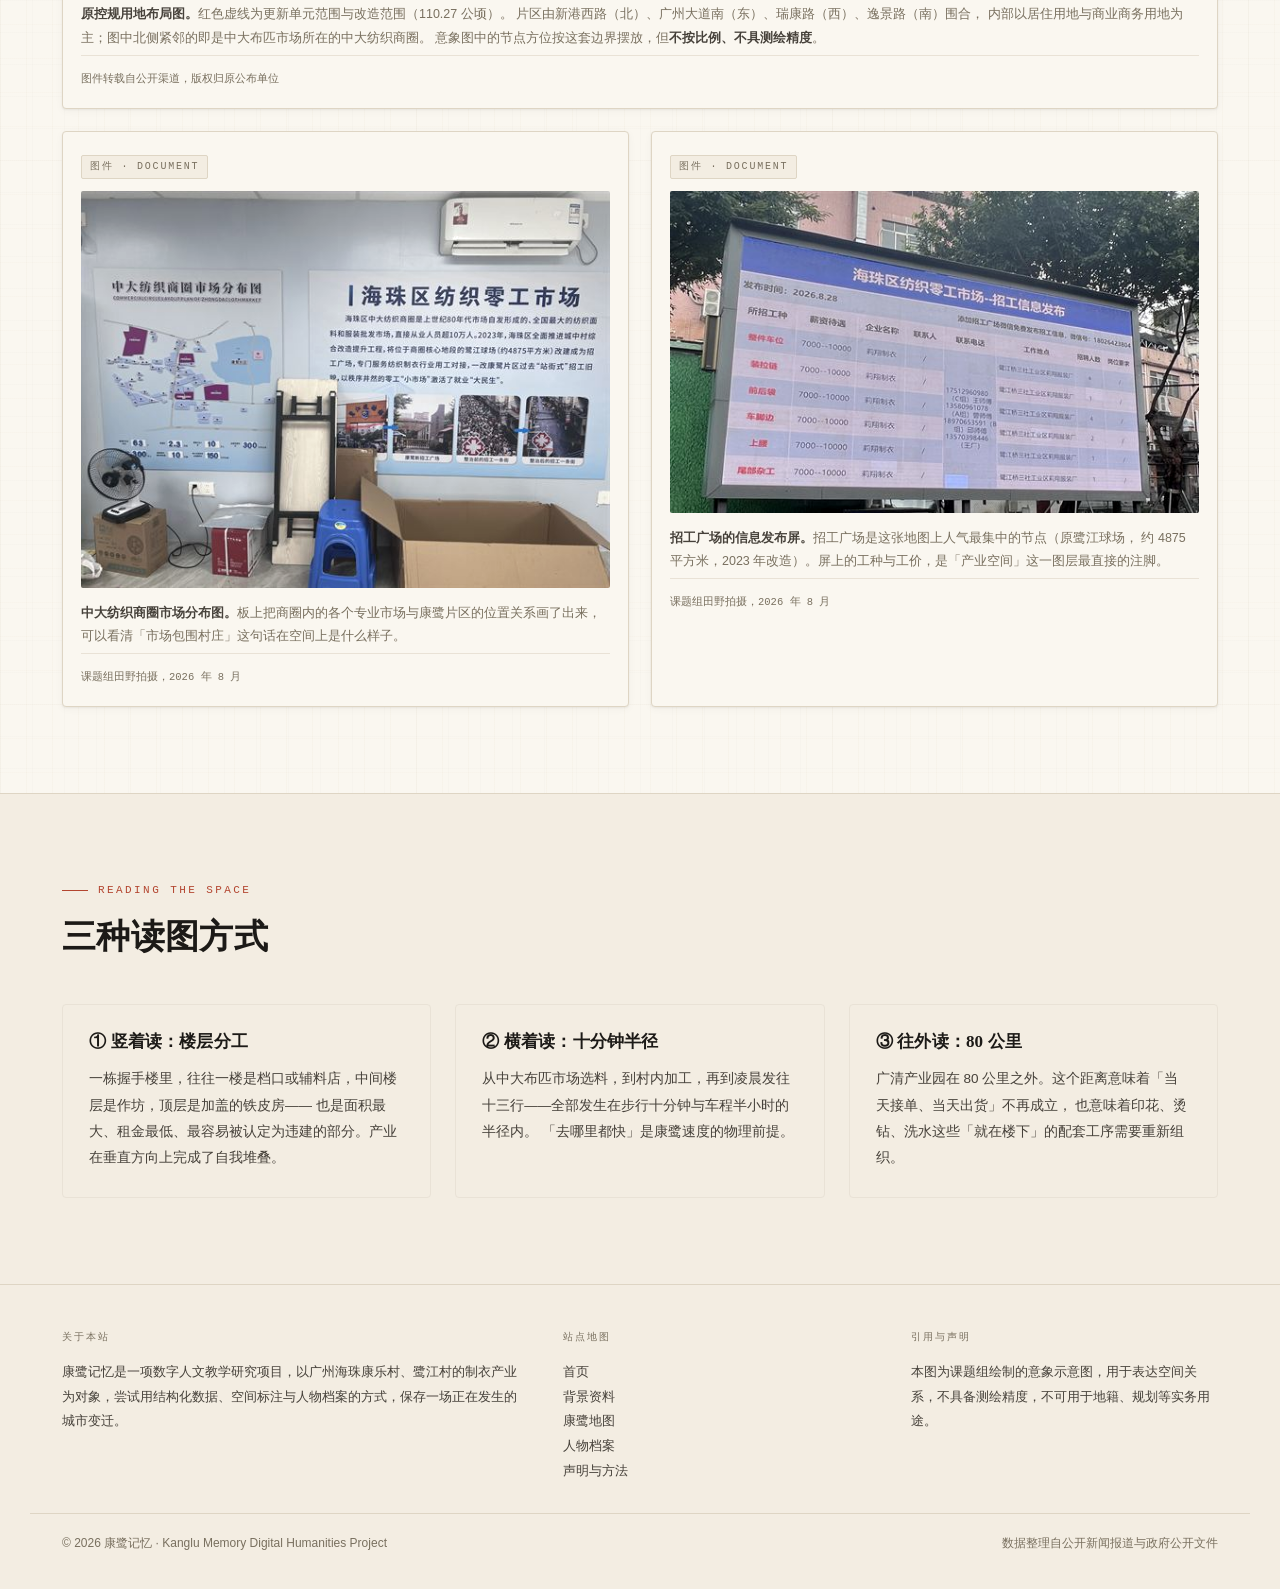
<file: kanglu-dh/map.html>
<!DOCTYPE html>
<html lang="zh-CN">
<head>
<meta charset="UTF-8">
<meta name="viewport" content="width=device-width, initial-scale=1">
<title>康鹭地图 · 康鹭记忆</title>
<meta name="description" content="广州康鹭片区意象地图：产业空间、生活服务、治理节点、交通连接与区域外联五个图层，点击节点查看田野记录。">
<link rel="stylesheet" href="assets/css/style.css">
<!-- share-card -->
  <meta property="og:type" content="website">
  <meta property="og:site_name" content="康鹭记忆">
  <meta property="og:title" content="康鹭地图 · 康鹭记忆">
  <meta property="og:description" content="一张关系地图：把供应、用工、出货、治理四张网络折叠在同一平方公里之内，标注 15 处空间节点。">
  <meta property="og:image" content="https://sunset-sunrise-sun.github.io/---/kanglu-dh/assets/img/share-card.jpg">
  <meta property="og:image:width" content="1200">
  <meta property="og:image:height" content="630">
  <meta property="og:url" content="https://sunset-sunrise-sun.github.io/---/kanglu-dh/map.html">
  <meta name="twitter:card" content="summary_large_image">
  <meta name="twitter:title" content="康鹭地图 · 康鹭记忆">
  <meta name="twitter:description" content="一张关系地图：把供应、用工、出货、治理四张网络折叠在同一平方公里之内，标注 15 处空间节点。">
  <meta name="twitter:image" content="https://sunset-sunrise-sun.github.io/---/kanglu-dh/assets/img/share-card.jpg">
  <link rel="icon" href="assets/img/icon-180.png">
  <link rel="apple-touch-icon" href="assets/img/icon-180.png">
</head>
<body data-page="map">

<header class="site-head">
  <div class="head-inner">
    <a class="brand" href="index.html">
      <span class="brand-mark"><span>康</span></span>
      <span class="brand-txt"><b>康鹭记忆</b><i>KANGLU MEMORY</i></span>
    </a>
    <button class="nav-toggle" aria-label="菜单"><i></i></button>
    <nav class="nav">
      <a href="index.html" data-nav="home">首页</a>
      <a href="background.html" data-nav="background">背景资料</a>
      <a href="map.html" data-nav="map">康鹭地图</a>
      <a href="people.html" data-nav="people">人物档案</a>
      <a href="statement.html" data-nav="statement">声明</a>
    </nav>
  </div>
</header>

<!-- ===== 页首题头带：图片从页面顶端开始，页标题落在纸色区 ===== -->
<section class="has-band" style="padding-bottom:0">
  <div class="band band--hero">
    <img class="band-img" src="assets/img/field/band-map.jpg"
         srcset="assets/img/field/band-map-960.jpg 960w, assets/img/field/band-map.jpg 2560w"
         sizes="100vw" width="2560" height="711" decoding="async"
         alt="暮色中的康乐东约牌坊，前景是虚化的车流与绿篱，右侧有公交车驶过">
    <div class="band-veil" aria-hidden="true"></div>
    <div class="band-cap">
      <div class="wrap">
        <p class="crumb"><a href="index.html">首页</a> / 康鹭地图</p>
        <h1 class="band-title">康鹭地图</h1>
        <p class="band-sub">这是一张<b>关系地图</b>，而不是测绘图。它不追求坐标准确，而是试图把供应、用工、出货、治理这四张网络如何折叠在同一平方公里之内画出来。点击任一节点，查看该处空间的田野记录。</p>
      </div>
    </div>
  </div>
</section>

<section class="tight">
  <div class="wrap">
    <div class="map-layout">
      <!-- 地图 -->
      <div>
        <div class="map-tools">
          <div id="mapFilters" style="display:flex;flex-wrap:wrap;gap:8px"></div>
          <span class="map-note">RELATIONAL MAP · NOT TO SCALE</span>
        </div>

        <div class="map-stage">
          <svg id="kangluMap" viewBox="0 0 1000 680" role="img" aria-label="康鹭片区意象地图"></svg>
        </div>

        <div class="legend">
          <span><i style="background:#b3452f"></i>产业空间</span>
          <span><i style="background:#4a7a5c"></i>生活服务</span>
          <span><i style="background:#2f6b7d"></i>治理节点</span>
          <span><i style="background:#b0863b"></i>交通连接</span>
          <span><i style="background:#7a4a6b"></i>区域外联</span>
          <span style="margin-left:auto;font-family:var(--mono);font-size:10.5px;letter-spacing:.1em">
            共 15 处标注 · 5 个图层
          </span>
        </div>
      </div>

      <!-- 详情面板 -->
      <aside>
        <div class="map-panel">
          <div id="panelBody"></div>
        </div>

        <div class="card" style="margin-top:20px">
          <h4 style="font-size:15px">空间关系速览</h4>
          <div id="relList" style="display:flex;flex-direction:column;gap:14px;margin-top:12px"></div>
        </div>

        <div class="card" style="margin-top:20px">
          <h4 style="font-size:15px">节点索引</h4>
          <div id="poiList" style="display:flex;flex-wrap:wrap;gap:8px;margin-top:12px"></div>
        </div>
      </aside>
    </div>
  </div>
</section>

<!-- ===== 规划图对照 ===== -->
<section>
  <div class="wrap">
    <div class="sec-head reveal">
      <p class="eyebrow">Plan Reference</p>
      <h2 class="h-sec">规划图对照</h2>
      <p class="lead">
        上面的意象图是课题组绘制的，用来表达空间关系；下面这张是公开的规划图件，
        用来核对方位与用地性质。两者并列，是为了让「大致在哪」这件事有据可查。
      </p>
    </div>

    <figure class="panel reveal">
      <span class="panel-tag">图件 · Document</span>
      <img src="assets/img/boards/map-regulatory.jpg"
           srcset="assets/img/boards/map-regulatory-thumb.jpg 560w, assets/img/boards/map-regulatory.jpg 1197w"
           sizes="(max-width:760px) 100vw, 1100px" width="1197" height="827"
           loading="lazy" decoding="async"
           alt="原控规用地布局图：红色虚线为更新单元范围与改造范围，片区四周为新港西路、广州大道南、瑞康路与逸景路">
      <figcaption>
        <b>原控规用地布局图。</b>红色虚线为更新单元范围与改造范围（110.27 公顷）。
        片区由新港西路（北）、广州大道南（东）、瑞康路（西）、逸景路（南）围合，
        内部以居住用地与商业商务用地为主；图中北侧紧邻的即是中大布匹市场所在的中大纺织商圈。
        意象图中的节点方位按这套边界摆放，但<b>不按比例、不具测绘精度</b>。
        <span class="src">图件转载自公开渠道，版权归原公布单位</span>
      </figcaption>
    </figure>

    <div class="panel-row reveal" style="margin-top:22px">
      <figure class="panel">
        <span class="panel-tag">图件 · Document</span>
        <img src="assets/img/boards/board-market-map.jpg"
             srcset="assets/img/boards/board-market-map-thumb.jpg 560w, assets/img/boards/board-market-map.jpg 1600w"
             sizes="(max-width:760px) 100vw, 560px" width="1600" height="1200"
             loading="lazy" decoding="async"
             alt="中大纺织商圈市场分布图与海珠区纺织零工市场宣传板">
        <figcaption>
          <b>中大纺织商圈市场分布图。</b>板上把商圈内的各个专业市场与康鹭片区的位置关系画了出来，
          可以看清「市场包围村庄」这句话在空间上是什么样子。
          <span class="src">课题组田野拍摄，2026 年 8 月</span>
        </figcaption>
      </figure>
      <figure class="panel">
        <span class="panel-tag">图件 · Document</span>
        <img src="assets/img/field/board-hiring-led.jpg"
             srcset="assets/img/field/board-hiring-led-thumb.jpg 560w, assets/img/field/board-hiring-led.jpg 1474w"
             sizes="(max-width:760px) 100vw, 560px" width="1474" height="897"
             loading="lazy" decoding="async"
             alt="海珠区纺织零工市场招工信息发布屏">
        <figcaption>
          <b>招工广场的信息发布屏。</b>招工广场是这张地图上人气最集中的节点（原鹭江球场，
          约 4875 平方米，2023 年改造）。屏上的工种与工价，是「产业空间」这一图层最直接的注脚。
          <span class="src">课题组田野拍摄，2026 年 8 月</span>
        </figcaption>
      </figure>
    </div>
  </div>
</section>

<!-- 空间读法 -->
<section style="background:var(--paper-2);border-top:1px solid var(--line)">
  <div class="wrap">
    <div class="sec-head reveal">
      <p class="eyebrow">Reading the Space</p>
      <h2 class="h-sec">三种读图方式</h2>
    </div>
    <div class="three-col">
      <div class="card reveal">
        <h4>① 竖着读：楼层分工</h4>
        <p>一栋握手楼里，往往一楼是档口或辅料店，中间楼层是作坊，顶层是加盖的铁皮房——
           也是面积最大、租金最低、最容易被认定为违建的部分。产业在垂直方向上完成了自我堆叠。</p>
      </div>
      <div class="card reveal">
        <h4>② 横着读：十分钟半径</h4>
        <p>从中大布匹市场选料，到村内加工，再到凌晨发往十三行——全部发生在步行十分钟与车程半小时的半径内。
           「去哪里都快」是康鹭速度的物理前提。</p>
      </div>
      <div class="card reveal">
        <h4>③ 往外读：80 公里</h4>
        <p>广清产业园在 80 公里之外。这个距离意味着「当天接单、当天出货」不再成立，
           也意味着印花、烫钻、洗水这些「就在楼下」的配套工序需要重新组织。</p>
      </div>
    </div>
  </div>
</section>

<footer class="site-foot">
  <div class="wrap foot-grid">
    <div>
      <h5>关于本站</h5>
      <p>康鹭记忆是一项数字人文教学研究项目，以广州海珠康乐村、鹭江村的制衣产业为对象，尝试用结构化数据、空间标注与人物档案的方式，保存一场正在发生的城市变迁。</p>
    </div>
    <div>
      <h5>站点地图</h5>
      <ul>
        <li><a href="index.html">首页</a></li>
        <li><a href="background.html">背景资料</a></li>
        <li><a href="map.html">康鹭地图</a></li>
        <li><a href="people.html">人物档案</a></li>
        <li><a href="statement.html">声明与方法</a></li>
      </ul>
    </div>
    <div>
      <h5>引用与声明</h5>
      <p>本图为课题组绘制的意象示意图，用于表达空间关系，不具备测绘精度，不可用于地籍、规划等实务用途。</p>
    </div>
  </div>
  <div class="foot-bot">
    <span>© 2026 康鹭记忆 · Kanglu Memory Digital Humanities Project</span>
    <span>数据整理自公开新闻报道与政府公开文件</span>
  </div>
</footer>

<script src="assets/js/data.js"></script>
<script src="assets/js/people-data.js"></script>
<script src="assets/js/main.js"></script>
<script src="assets/js/map.js"></script>
<script src="assets/js/ai.js"></script>
<script>initReveal();</script>
</body>
</html>
</file>
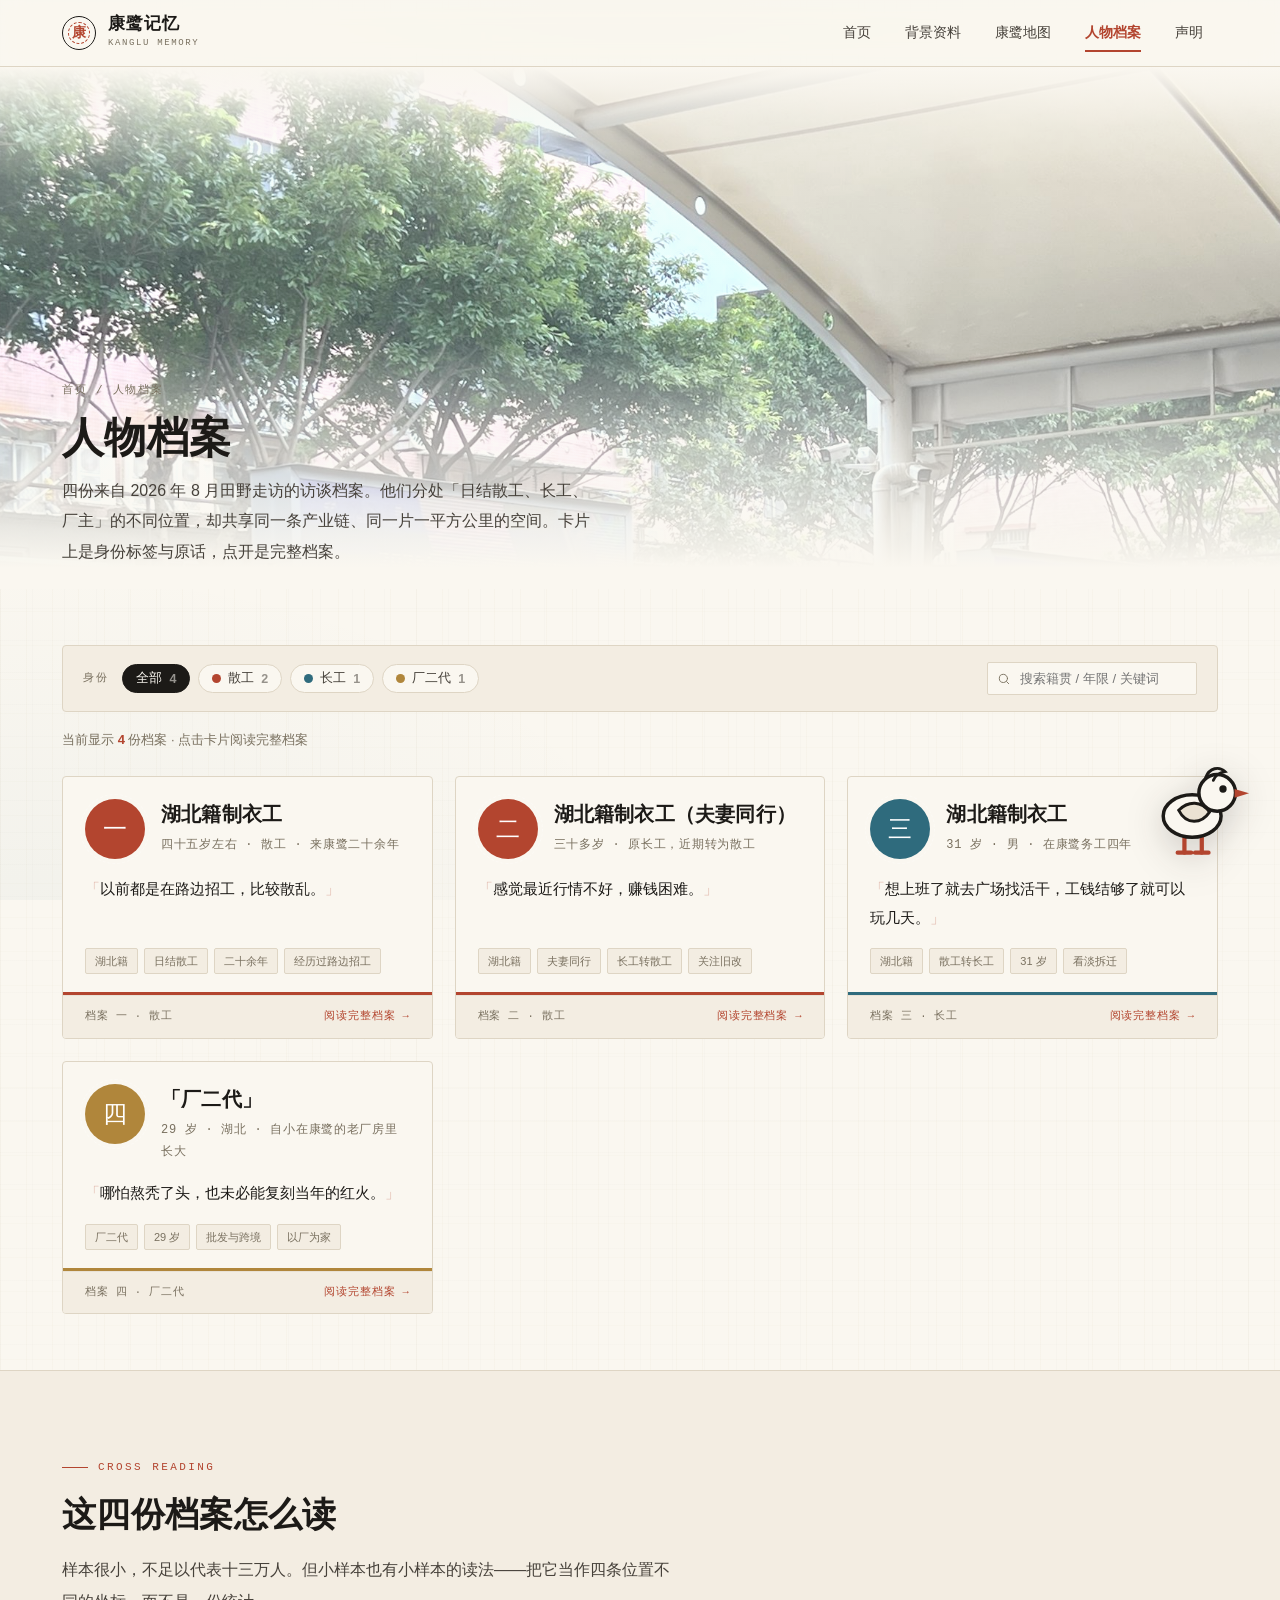
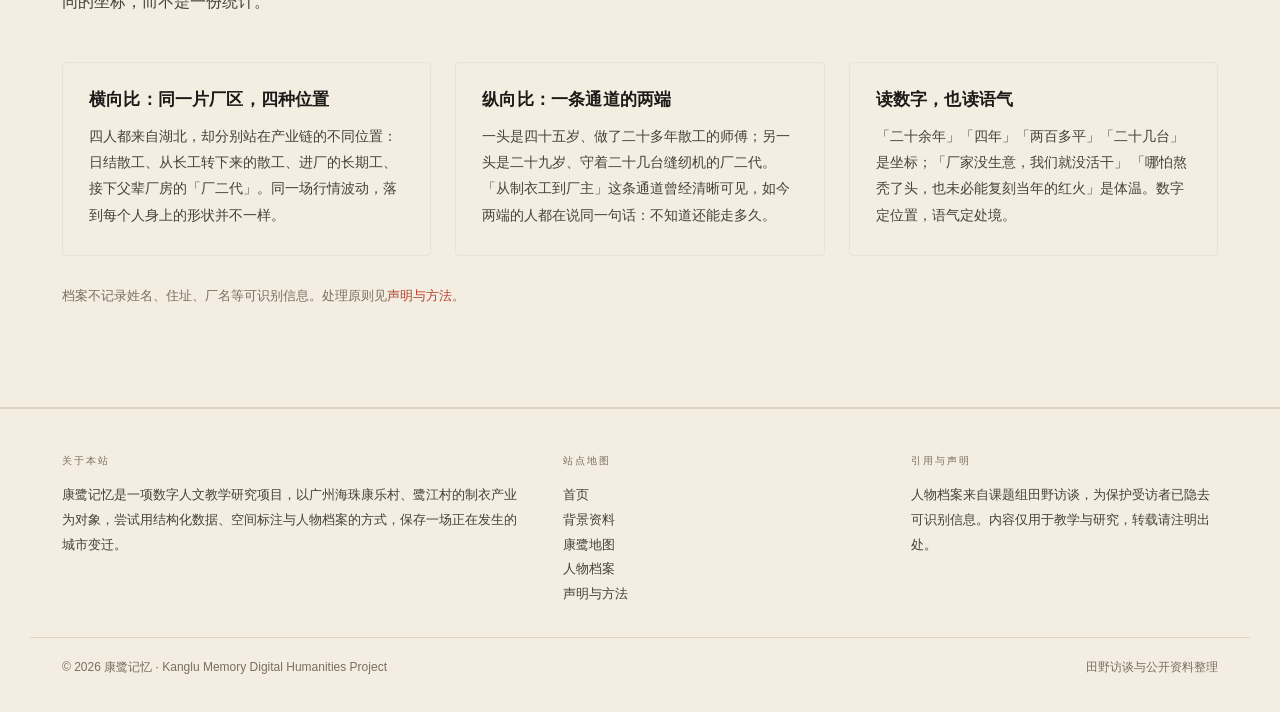
<file: kanglu-dh/people.html>
<!DOCTYPE html>
<html lang="zh-CN">
<head>
<meta charset="UTF-8">
<meta name="viewport" content="width=device-width, initial-scale=1">
<title>人物档案 · 康鹭记忆</title>
<meta name="description" content="广州康鹭制衣村的人物口述档案：4 份田野访谈，含散工、长工与「厂二代」，可按身份筛选与关键词检索。">
<link rel="stylesheet" href="assets/css/style.css">
<!-- share-card -->
  <meta property="og:type" content="website">
  <meta property="og:site_name" content="康鹭记忆">
  <meta property="og:title" content="人物档案 · 康鹭记忆">
  <meta property="og:description" content="四份来自田野的访谈档案，分处日结散工、长工、厂主的不同位置，共享同一条产业链。">
  <meta property="og:image" content="https://sunset-sunrise-sun.github.io/---/kanglu-dh/assets/img/share-card.jpg">
  <meta property="og:image:width" content="1200">
  <meta property="og:image:height" content="630">
  <meta property="og:url" content="https://sunset-sunrise-sun.github.io/---/kanglu-dh/people.html">
  <meta name="twitter:card" content="summary_large_image">
  <meta name="twitter:title" content="人物档案 · 康鹭记忆">
  <meta name="twitter:description" content="四份来自田野的访谈档案，分处日结散工、长工、厂主的不同位置，共享同一条产业链。">
  <meta name="twitter:image" content="https://sunset-sunrise-sun.github.io/---/kanglu-dh/assets/img/share-card.jpg">
  <link rel="icon" href="assets/img/icon-180.png">
  <link rel="apple-touch-icon" href="assets/img/icon-180.png">
</head>
<body data-page="people">

<header class="site-head">
  <div class="head-inner">
    <a class="brand" href="index.html">
      <span class="brand-mark"><span>康</span></span>
      <span class="brand-txt"><b>康鹭记忆</b><i>KANGLU MEMORY</i></span>
    </a>
    <button class="nav-toggle" aria-label="菜单"><i></i></button>
    <nav class="nav">
      <a href="index.html" data-nav="home">首页</a>
      <a href="background.html" data-nav="background">背景资料</a>
      <a href="map.html" data-nav="map">康鹭地图</a>
      <a href="people.html" data-nav="people">人物档案</a>
      <a href="statement.html" data-nav="statement">声明</a>
    </nav>
  </div>
</header>

<!-- ===== 页首题头带：图片从页面顶端开始，页标题落在纸色区 ===== -->
<section class="has-band" style="padding-bottom:0">
  <div class="band band--hero">
    <img class="band-img" src="assets/img/field/band-market.jpg"
         srcset="assets/img/field/band-market-960.jpg 960w, assets/img/field/band-market.jpg 2560w"
         sizes="100vw" width="2560" height="711" decoding="async"
         alt="招工广场宽幅全景：白色棚顶之下是 LED 公示屏，两侧是榕树与城中村楼群">
    <div class="band-veil" aria-hidden="true"></div>
    <div class="band-cap">
      <div class="wrap">
        <p class="crumb"><a href="index.html">首页</a> / 人物档案</p>
        <h1 class="band-title">人物档案</h1>
        <p class="band-sub">四份来自 2026 年 8 月田野走访的访谈档案。他们分处「日结散工、长工、厂主」的不同位置，却共享同一条产业链、同一片一平方公里的空间。卡片上是身份标签与原话，点开是完整档案。</p>
      </div>
    </div>
  </div>
</section>

<section class="tight">
  <div class="wrap">
    <div class="filter-bar">
      <span class="fl">身份</span>
      <div id="pFilters" style="display:flex;flex-wrap:wrap;gap:8px"></div>
      <div class="search-box">
        <svg viewBox="0 0 24 24" stroke-linecap="round"><circle cx="11" cy="11" r="7"/><path d="M20 20l-3.5-3.5"/></svg>
        <input id="pSearch" type="search" placeholder="搜索籍贯 / 年限 / 关键词">
      </div>
    </div>

    <p class="small muted" style="margin:-12px 0 24px">
      当前显示 <b id="pCount" style="color:var(--red)">0</b> 份档案 · 点击卡片阅读完整档案
    </p>

    <div class="people-grid" id="peopleGrid"></div>
  </div>
</section>

<!-- ===== 怎么读 ===== -->
<section style="background:var(--paper-2);border-top:1px solid var(--line);border-bottom:1px solid var(--line)">
  <div class="wrap">
    <div class="sec-head reveal">
      <p class="eyebrow">Cross Reading</p>
      <h2 class="h-sec">这四份档案怎么读</h2>
      <p class="lead">样本很小，不足以代表十三万人。但小样本也有小样本的读法——把它当作四条位置不同的坐标，而不是一份统计。</p>
    </div>
    <div class="three-col">
      <div class="card reveal">
        <h4>横向比：同一片厂区，四种位置</h4>
        <p>四人都来自湖北，却分别站在产业链的不同位置：日结散工、从长工转下来的散工、进厂的长期工、
           接下父辈厂房的「厂二代」。同一场行情波动，落到每个人身上的形状并不一样。</p>
      </div>
      <div class="card reveal">
        <h4>纵向比：一条通道的两端</h4>
        <p>一头是四十五岁、做了二十多年散工的师傅；另一头是二十九岁、守着二十几台缝纫机的厂二代。
           「从制衣工到厂主」这条通道曾经清晰可见，如今两端的人都在说同一句话：不知道还能走多久。</p>
      </div>
      <div class="card reveal">
        <h4>读数字，也读语气</h4>
        <p>「二十余年」「四年」「两百多平」「二十几台」是坐标；「厂家没生意，我们就没活干」
           「哪怕熬秃了头，也未必能复刻当年的红火」是体温。数字定位置，语气定处境。</p>
      </div>
    </div>
    <p class="small muted reveal" style="margin-top:28px">
      档案不记录姓名、住址、厂名等可识别信息。处理原则见<a href="statement.html" style="color:var(--red)">声明与方法</a>。
    </p>
  </div>
</section>

<footer class="site-foot">
  <div class="wrap foot-grid">
    <div>
      <h5>关于本站</h5>
      <p>康鹭记忆是一项数字人文教学研究项目，以广州海珠康乐村、鹭江村的制衣产业为对象，尝试用结构化数据、空间标注与人物档案的方式，保存一场正在发生的城市变迁。</p>
    </div>
    <div>
      <h5>站点地图</h5>
      <ul>
        <li><a href="index.html">首页</a></li>
        <li><a href="background.html">背景资料</a></li>
        <li><a href="map.html">康鹭地图</a></li>
        <li><a href="people.html">人物档案</a></li>
        <li><a href="statement.html">声明与方法</a></li>
      </ul>
    </div>
    <div>
      <h5>引用与声明</h5>
      <p>人物档案来自课题组田野访谈，为保护受访者已隐去可识别信息。内容仅用于教学与研究，转载请注明出处。</p>
    </div>
  </div>
  <div class="foot-bot">
    <span>© 2026 康鹭记忆 · Kanglu Memory Digital Humanities Project</span>
    <span>田野访谈与公开资料整理</span>
  </div>
</footer>

<script src="assets/js/data.js"></script>
<script src="assets/js/people-data.js"></script>
<script src="assets/js/main.js"></script>
<script src="assets/js/people.js"></script>
<script src="assets/js/ai.js"></script>
<script>
  initPeopleList();
</script>
</body>
</html>
</file>
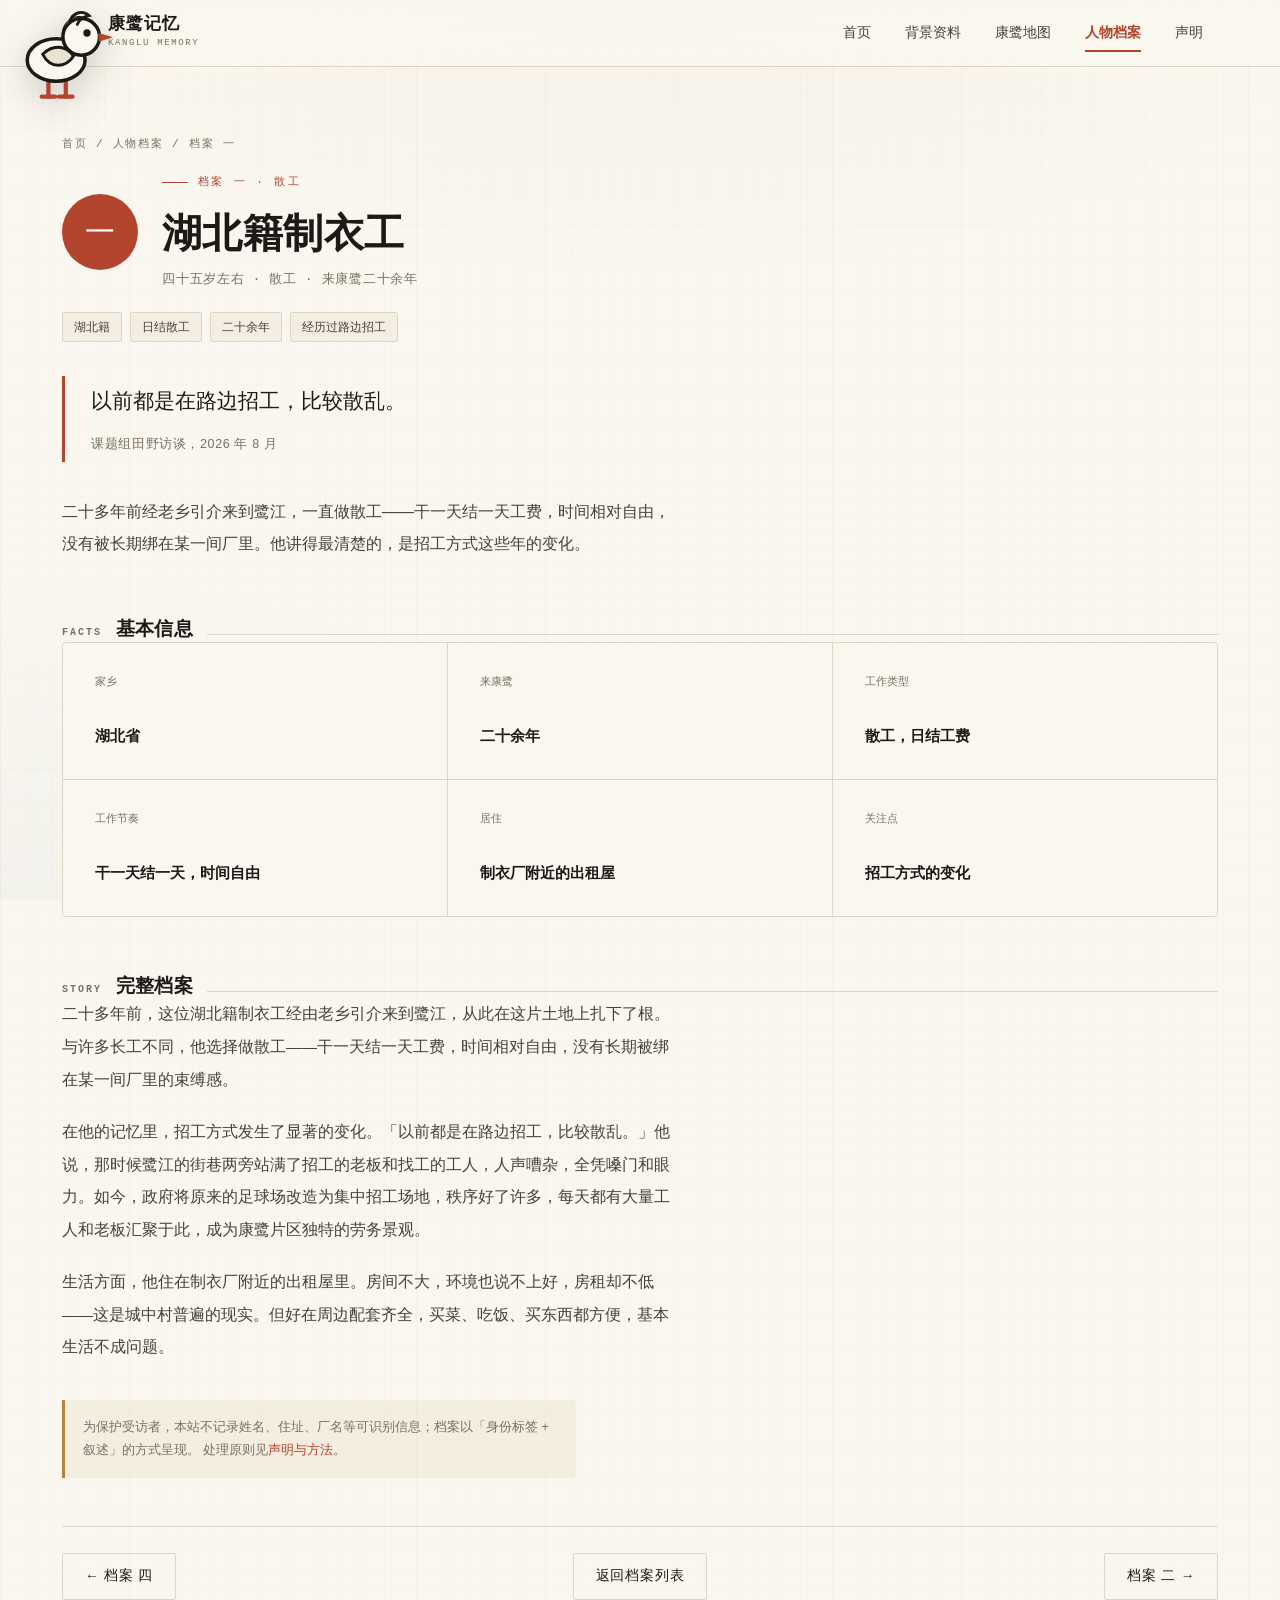
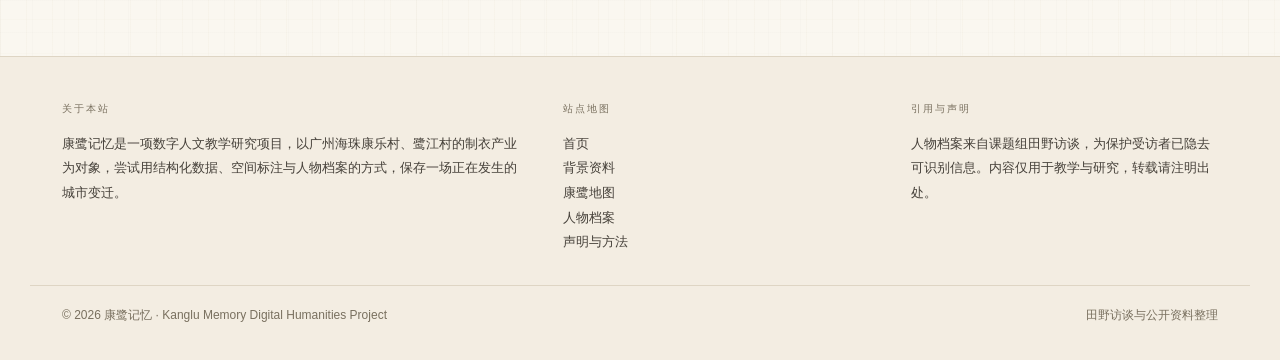
<file: kanglu-dh/person.html>
<!DOCTYPE html>
<html lang="zh-CN">
<head>
<meta charset="UTF-8">
<meta name="viewport" content="width=device-width, initial-scale=1">
<title>人物档案 · 康鹭记忆</title>
<meta name="description" content="广州康鹭制衣村人物口述档案的完整文本：身份标签、基本信息与完整叙述。为保护受访者，已隐去可识别信息。">
<link rel="stylesheet" href="assets/css/style.css">
<!-- share-card -->
  <meta property="og:type" content="website">
  <meta property="og:site_name" content="康鹭记忆">
  <meta property="og:title" content="人物档案 · 康鹭记忆">
  <meta property="og:description" content="一份来自广州海珠康鹭片区的田野访谈档案。">
  <meta property="og:image" content="https://sunset-sunrise-sun.github.io/---/kanglu-dh/assets/img/share-card.jpg">
  <meta property="og:image:width" content="1200">
  <meta property="og:image:height" content="630">
  <meta property="og:url" content="https://sunset-sunrise-sun.github.io/---/kanglu-dh/person.html">
  <meta name="twitter:card" content="summary_large_image">
  <meta name="twitter:title" content="人物档案 · 康鹭记忆">
  <meta name="twitter:description" content="一份来自广州海珠康鹭片区的田野访谈档案。">
  <meta name="twitter:image" content="https://sunset-sunrise-sun.github.io/---/kanglu-dh/assets/img/share-card.jpg">
  <link rel="icon" href="assets/img/icon-180.png">
  <link rel="apple-touch-icon" href="assets/img/icon-180.png">
</head>
<body data-page="people">

<header class="site-head">
  <div class="head-inner">
    <a class="brand" href="index.html">
      <span class="brand-mark"><span>康</span></span>
      <span class="brand-txt"><b>康鹭记忆</b><i>KANGLU MEMORY</i></span>
    </a>
    <button class="nav-toggle" aria-label="菜单"><i></i></button>
    <nav class="nav">
      <a href="index.html" data-nav="home">首页</a>
      <a href="background.html" data-nav="background">背景资料</a>
      <a href="map.html" data-nav="map">康鹭地图</a>
      <a href="people.html" data-nav="people">人物档案</a>
      <a href="statement.html" data-nav="statement">声明</a>
    </nav>
  </div>
</header>

<section class="tight">
  <div class="wrap" id="personDetail">
    <!-- 无脚本时的兜底内容，JS 会替换 -->
    <p class="crumb"><a href="index.html">首页</a> / <a href="people.html">人物档案</a></p>
    <h1>人物档案</h1>
    <p class="lead">本页根据网址参数显示某一份档案。请从<a href="people.html">人物档案列表</a>点击进入。</p>
  </div>
</section>

<footer class="site-foot">
  <div class="wrap foot-grid">
    <div>
      <h5>关于本站</h5>
      <p>康鹭记忆是一项数字人文教学研究项目，以广州海珠康乐村、鹭江村的制衣产业为对象，尝试用结构化数据、空间标注与人物档案的方式，保存一场正在发生的城市变迁。</p>
    </div>
    <div>
      <h5>站点地图</h5>
      <ul>
        <li><a href="index.html">首页</a></li>
        <li><a href="background.html">背景资料</a></li>
        <li><a href="map.html">康鹭地图</a></li>
        <li><a href="people.html">人物档案</a></li>
        <li><a href="statement.html">声明与方法</a></li>
      </ul>
    </div>
    <div>
      <h5>引用与声明</h5>
      <p>人物档案来自课题组田野访谈，为保护受访者已隐去可识别信息。内容仅用于教学与研究，转载请注明出处。</p>
    </div>
  </div>
  <div class="foot-bot">
    <span>© 2026 康鹭记忆 · Kanglu Memory Digital Humanities Project</span>
    <span>田野访谈与公开资料整理</span>
  </div>
</footer>

<script src="assets/js/data.js"></script>
<script src="assets/js/people-data.js"></script>
<script src="assets/js/main.js"></script>
<script src="assets/js/people.js"></script>
<script src="assets/js/ai.js"></script>
<script>
  initPersonDetail();
</script>
</body>
</html>
</file>
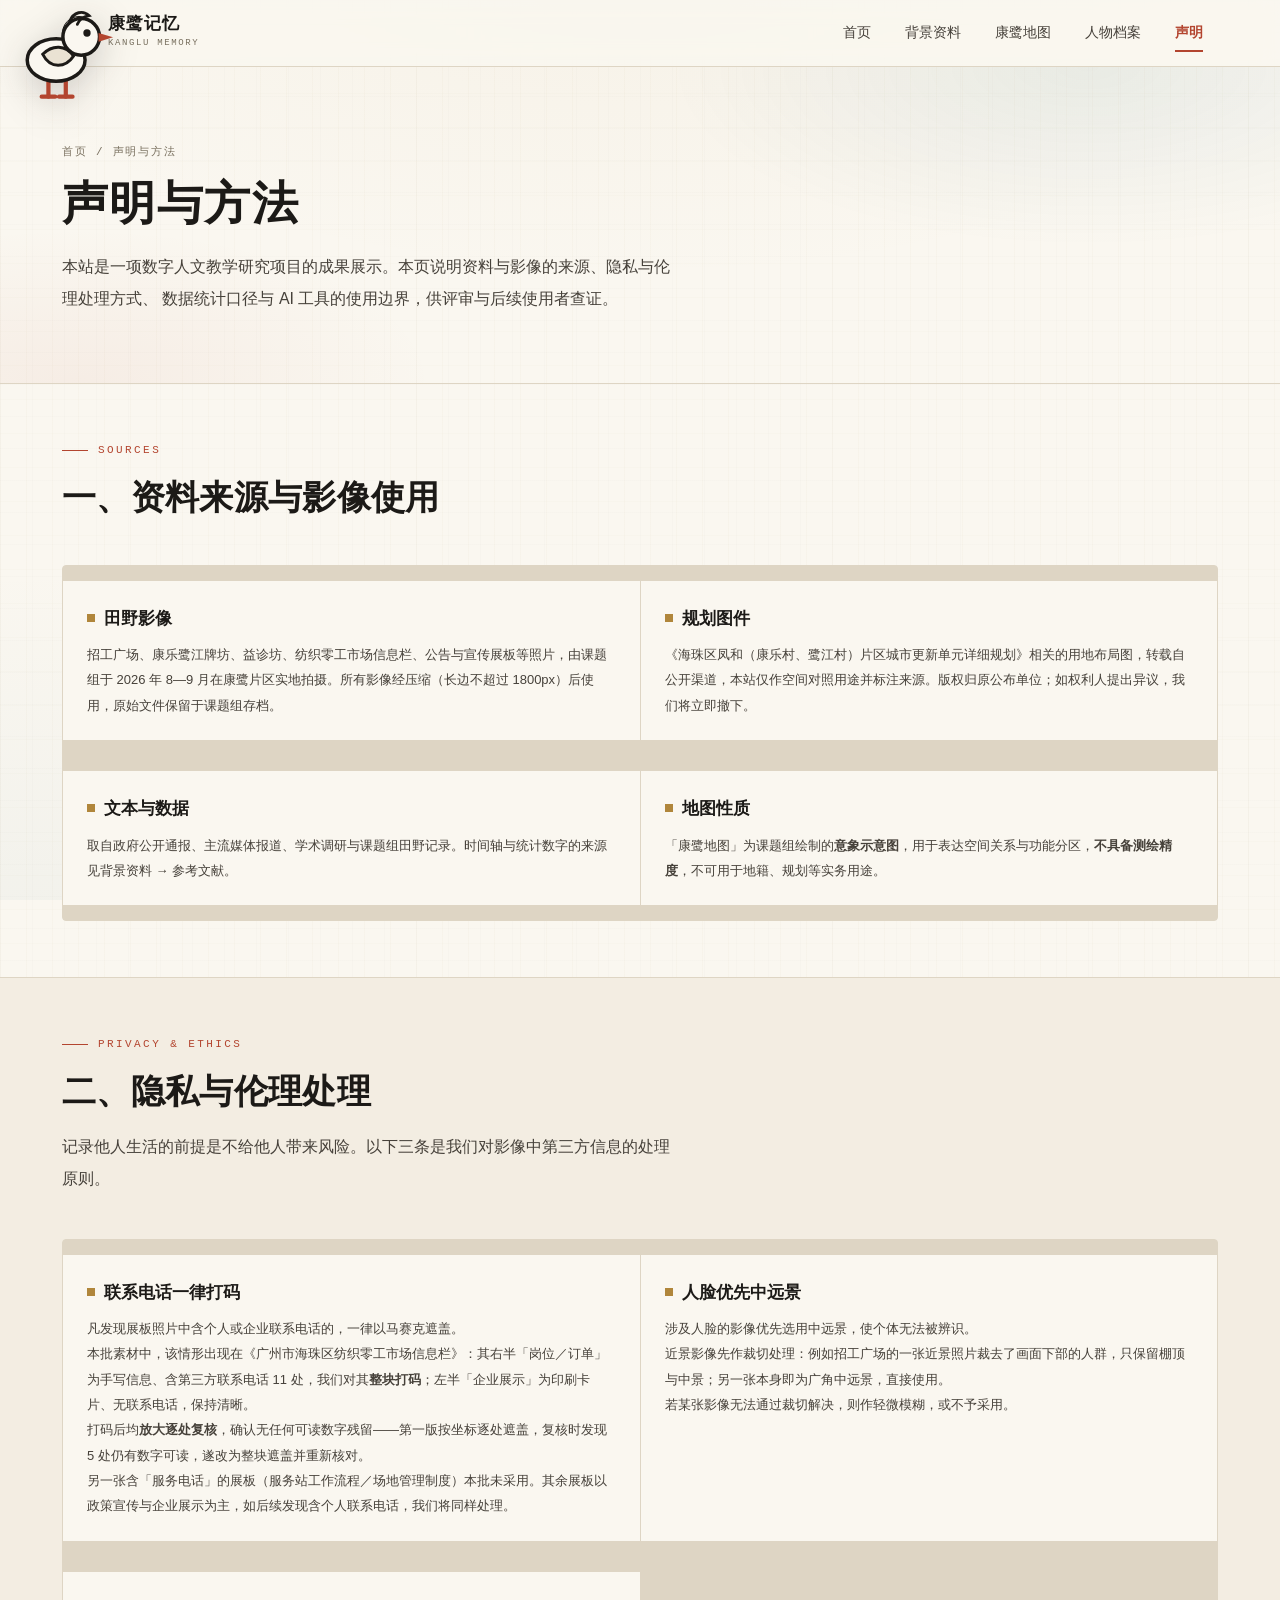
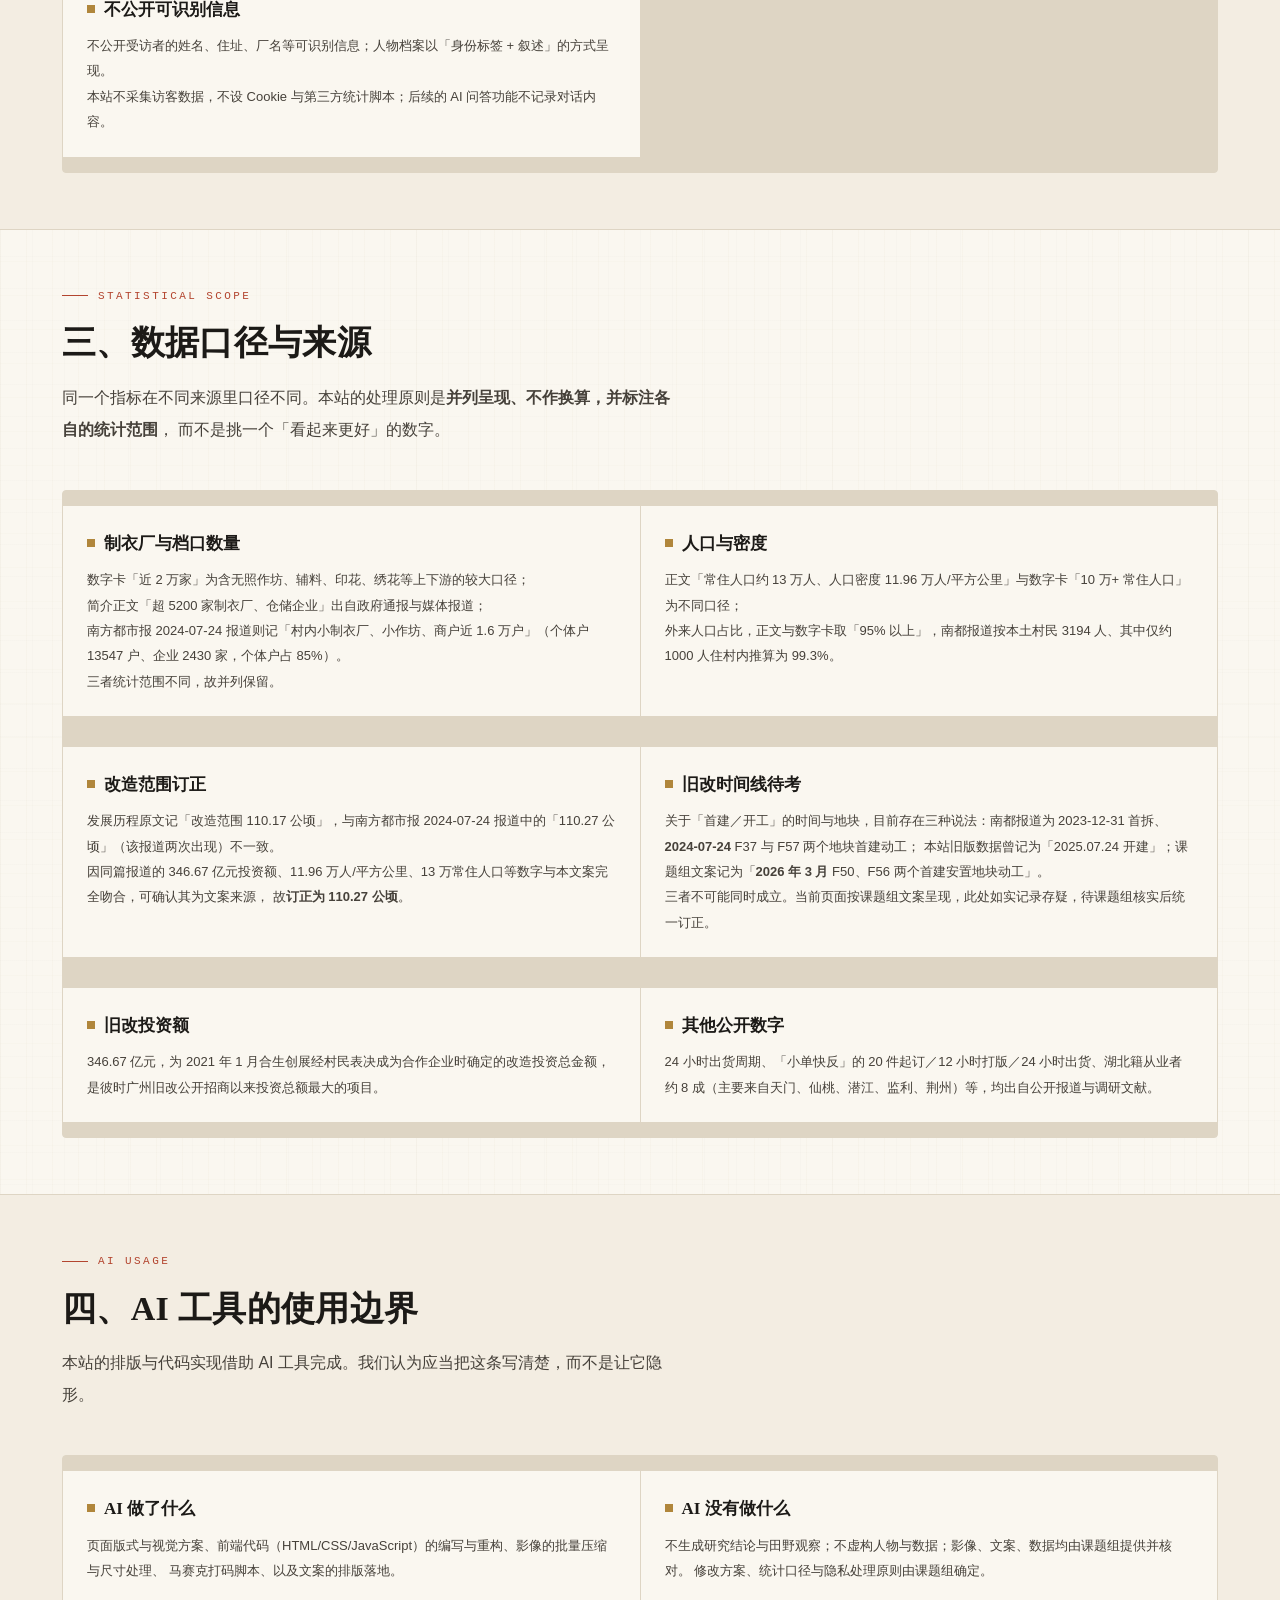
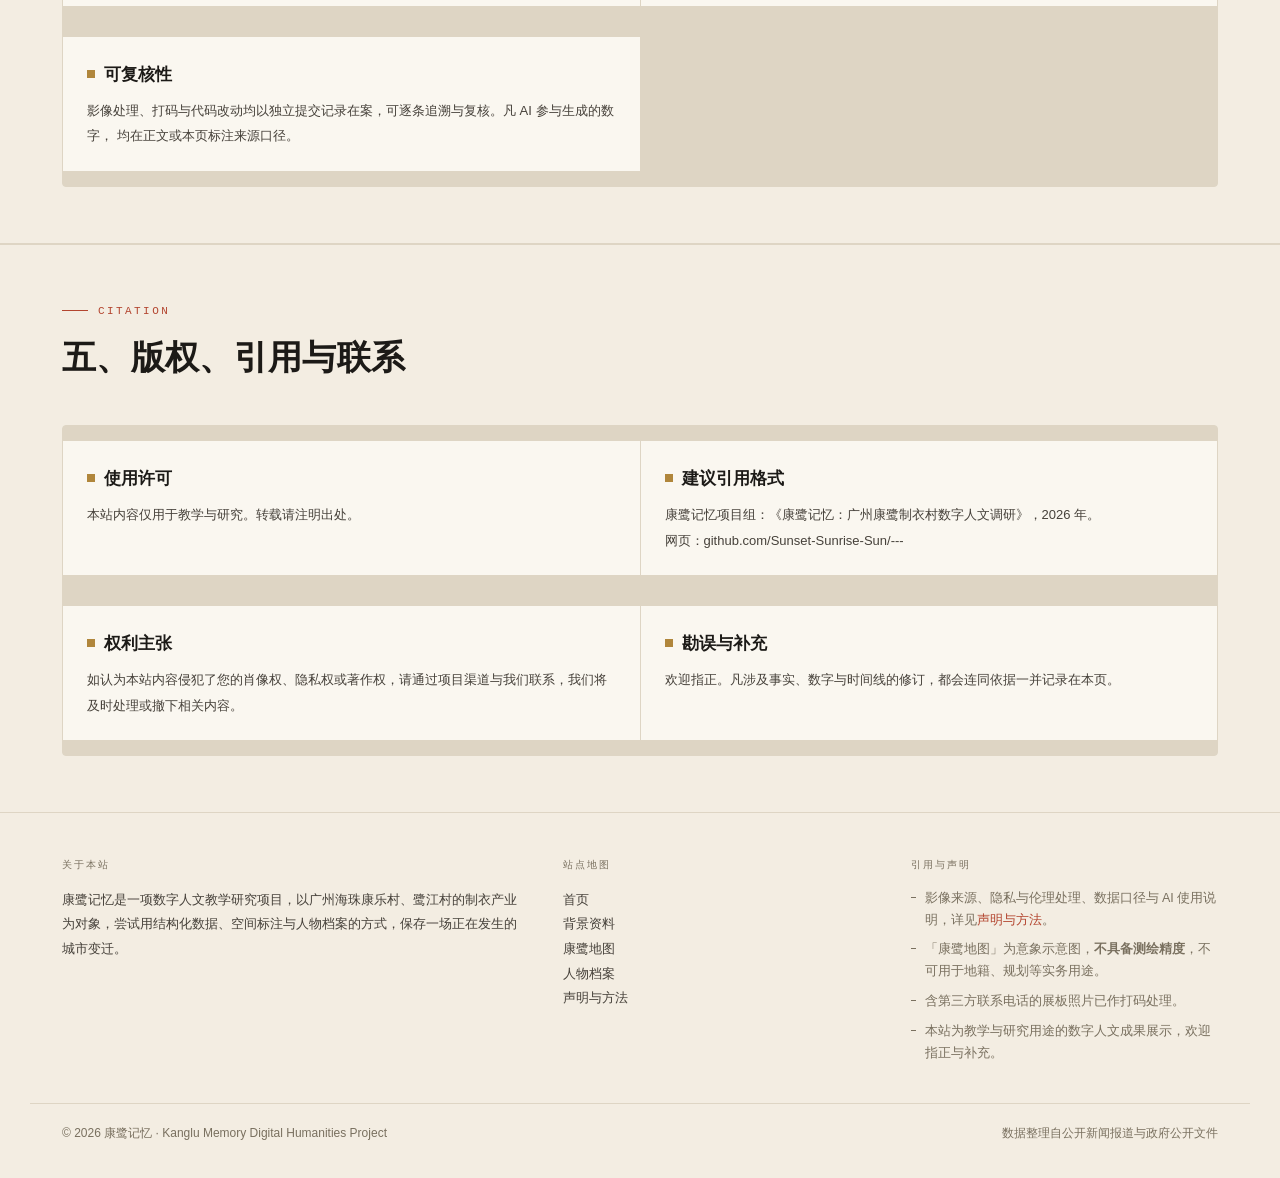
<file: kanglu-dh/statement.html>
<!DOCTYPE html>
<html lang="zh-CN">
<head>
<meta charset="UTF-8">
<meta name="viewport" content="width=device-width, initial-scale=1">
<title>声明与方法 · 康鹭记忆</title>
<meta name="description" content="康鹭记忆项目声明：资料来源与影像使用、隐私与伦理处理、数据统计口径、AI 使用说明、地图性质与版权引用。">
<link rel="stylesheet" href="assets/css/style.css">
<!-- share-card -->
  <meta property="og:type" content="website">
  <meta property="og:site_name" content="康鹭记忆">
  <meta property="og:title" content="声明与方法 · 康鹭记忆">
  <meta property="og:description" content="资料来源、隐私与伦理、数据范围、AI 边界与版权说明。">
  <meta property="og:image" content="https://sunset-sunrise-sun.github.io/---/kanglu-dh/assets/img/share-card.jpg">
  <meta property="og:image:width" content="1200">
  <meta property="og:image:height" content="630">
  <meta property="og:url" content="https://sunset-sunrise-sun.github.io/---/kanglu-dh/statement.html">
  <meta name="twitter:card" content="summary_large_image">
  <meta name="twitter:title" content="声明与方法 · 康鹭记忆">
  <meta name="twitter:description" content="资料来源、隐私与伦理、数据范围、AI 边界与版权说明。">
  <meta name="twitter:image" content="https://sunset-sunrise-sun.github.io/---/kanglu-dh/assets/img/share-card.jpg">
  <link rel="icon" href="assets/img/icon-180.png">
  <link rel="apple-touch-icon" href="assets/img/icon-180.png">
</head>
<body data-page="statement">

<header class="site-head">
  <div class="head-inner">
    <a class="brand" href="index.html">
      <span class="brand-mark"><span>康</span></span>
      <span class="brand-txt"><b>康鹭记忆</b><i>KANGLU MEMORY</i></span>
    </a>
    <button class="nav-toggle" aria-label="菜单"><i></i></button>
    <nav class="nav">
      <a href="index.html" data-nav="home">首页</a>
      <a href="background.html" data-nav="background">背景资料</a>
      <a href="map.html" data-nav="map">康鹭地图</a>
      <a href="people.html" data-nav="people">人物档案</a>
      <a href="statement.html" data-nav="statement">声明</a>
    </nav>
  </div>
</header>

<section class="page-banner">
  <div class="wrap">
    <p class="crumb"><a href="index.html">首页</a> / 声明与方法</p>
    <h1>声明与方法</h1>
    <p class="lead">
      本站是一项数字人文教学研究项目的成果展示。本页说明资料与影像的来源、隐私与伦理处理方式、
      数据统计口径与 AI 工具的使用边界，供评审与后续使用者查证。
    </p>
  </div>
</section>

<!-- ============ 一、资料来源 ============ -->
<section class="tight">
  <div class="wrap">
    <div class="sec-head reveal">
      <p class="eyebrow">Sources</p>
      <h2 class="h-sec">一、资料来源与影像使用</h2>
    </div>
    <div class="gloss">
      <dl class="gloss-item reveal">
        <dt><span></span>田野影像</dt>
        <dd>招工广场、康乐鹭江牌坊、益诊坊、纺织零工市场信息栏、公告与宣传展板等照片，由课题组于 2026 年 8—9 月在康鹭片区实地拍摄。所有影像经压缩（长边不超过 1800px）后使用，原始文件保留于课题组存档。</dd>
      </dl>
      <dl class="gloss-item reveal">
        <dt><span></span>规划图件</dt>
        <dd>《海珠区凤和（康乐村、鹭江村）片区城市更新单元详细规划》相关的用地布局图，转载自公开渠道，本站仅作空间对照用途并标注来源。版权归原公布单位；如权利人提出异议，我们将立即撤下。</dd>
      </dl>
      <dl class="gloss-item reveal">
        <dt><span></span>文本与数据</dt>
        <dd>取自政府公开通报、主流媒体报道、学术调研与课题组田野记录。时间轴与统计数字的来源见<a href="background.html#refs">背景资料 → 参考文献</a>。</dd>
      </dl>
      <dl class="gloss-item reveal">
        <dt><span></span>地图性质</dt>
        <dd>「康鹭地图」为课题组绘制的<b>意象示意图</b>，用于表达空间关系与功能分区，<b>不具备测绘精度</b>，不可用于地籍、规划等实务用途。</dd>
      </dl>
    </div>
  </div>
</section>

<!-- ============ 二、隐私与伦理 ============ -->
<section class="tight" style="background:var(--paper-2);border-top:1px solid var(--line);border-bottom:1px solid var(--line)">
  <div class="wrap">
    <div class="sec-head reveal">
      <p class="eyebrow">Privacy &amp; Ethics</p>
      <h2 class="h-sec">二、隐私与伦理处理</h2>
      <p class="lead">记录他人生活的前提是不给他人带来风险。以下三条是我们对影像中第三方信息的处理原则。</p>
    </div>
    <div class="gloss">
      <dl class="gloss-item reveal">
        <dt><span></span>联系电话一律打码</dt>
        <dd>凡发现展板照片中含个人或企业联系电话的，一律以马赛克遮盖。<br>
          本批素材中，该情形出现在《广州市海珠区纺织零工市场信息栏》：其右半「岗位／订单」为手写信息、含第三方联系电话 11 处，我们对其<b>整块打码</b>；左半「企业展示」为印刷卡片、无联系电话，保持清晰。<br>
          打码后均<b>放大逐处复核</b>，确认无任何可读数字残留——第一版按坐标逐处遮盖，复核时发现 5 处仍有数字可读，遂改为整块遮盖并重新核对。<br>
          另一张含「服务电话」的展板（服务站工作流程／场地管理制度）本批未采用。其余展板以政策宣传与企业展示为主，如后续发现含个人联系电话，我们将同样处理。</dd>
      </dl>
      <dl class="gloss-item reveal">
        <dt><span></span>人脸优先中远景</dt>
        <dd>涉及人脸的影像优先选用中远景，使个体无法被辨识。<br>
          近景影像先作裁切处理：例如招工广场的一张近景照片裁去了画面下部的人群，只保留棚顶与中景；另一张本身即为广角中远景，直接使用。<br>
          若某张影像无法通过裁切解决，则作轻微模糊，或不予采用。</dd>
      </dl>
      <dl class="gloss-item reveal">
        <dt><span></span>不公开可识别信息</dt>
        <dd>不公开受访者的姓名、住址、厂名等可识别信息；人物档案以「身份标签 + 叙述」的方式呈现。<br>
          本站不采集访客数据，不设 Cookie 与第三方统计脚本；后续的 AI 问答功能不记录对话内容。</dd>
      </dl>
    </div>
  </div>
</section>

<!-- ============ 三、数据口径 ============ -->
<section class="tight">
  <div class="wrap">
    <div class="sec-head reveal">
      <p class="eyebrow">Statistical Scope</p>
      <h2 class="h-sec">三、数据口径与来源</h2>
      <p class="lead">
        同一个指标在不同来源里口径不同。本站的处理原则是<b>并列呈现、不作换算，并标注各自的统计范围</b>，
        而不是挑一个「看起来更好」的数字。
      </p>
    </div>
    <div class="gloss">
      <dl class="gloss-item reveal">
        <dt><span></span>制衣厂与档口数量</dt>
        <dd>数字卡「近 2 万家」为含无照作坊、辅料、印花、绣花等上下游的较大口径；<br>
          简介正文「超 5200 家制衣厂、仓储企业」出自政府通报与媒体报道；<br>
          南方都市报 2024-07-24 报道则记「村内小制衣厂、小作坊、商户近 1.6 万户」（个体户 13547 户、企业 2430 家，个体户占 85%）。<br>
          三者统计范围不同，故并列保留。</dd>
      </dl>
      <dl class="gloss-item reveal">
        <dt><span></span>人口与密度</dt>
        <dd>正文「常住人口约 13 万人、人口密度 11.96 万人/平方公里」与数字卡「10 万+ 常住人口」为不同口径；<br>
          外来人口占比，正文与数字卡取「95% 以上」，南都报道按本土村民 3194 人、其中仅约 1000 人住村内推算为 99.3%。</dd>
      </dl>
      <dl class="gloss-item reveal">
        <dt><span></span>改造范围订正</dt>
        <dd>发展历程原文记「改造范围 110.17 公顷」，与南方都市报 2024-07-24 报道中的「110.27 公顷」（该报道两次出现）不一致。<br>
          因同篇报道的 346.67 亿元投资额、11.96 万人/平方公里、13 万常住人口等数字与本文案完全吻合，可确认其为文案来源，
          故<b>订正为 110.27 公顷</b>。</dd>
      </dl>
      <dl class="gloss-item reveal">
        <dt><span></span>旧改时间线待考</dt>
        <dd>关于「首建／开工」的时间与地块，目前存在三种说法：南都报道为 2023-12-31 首拆、<b>2024-07-24</b> F37 与 F57 两个地块首建动工；
          本站旧版数据曾记为「2025.07.24 开建」；课题组文案记为「<b>2026 年 3 月</b> F50、F56 两个首建安置地块动工」。<br>
          三者不可能同时成立。当前页面按课题组文案呈现，此处如实记录存疑，待课题组核实后统一订正。</dd>
      </dl>
      <dl class="gloss-item reveal">
        <dt><span></span>旧改投资额</dt>
        <dd>346.67 亿元，为 2021 年 1 月合生创展经村民表决成为合作企业时确定的改造投资总金额，是彼时广州旧改公开招商以来投资总额最大的项目。</dd>
      </dl>
      <dl class="gloss-item reveal">
        <dt><span></span>其他公开数字</dt>
        <dd>24 小时出货周期、「小单快反」的 20 件起订／12 小时打版／24 小时出货、湖北籍从业者约 8 成（主要来自天门、仙桃、潜江、监利、荆州）等，均出自公开报道与调研文献。</dd>
      </dl>
    </div>
  </div>
</section>

<!-- ============ 四、AI 使用说明 ============ -->
<section class="tight" style="background:var(--paper-2);border-top:1px solid var(--line);border-bottom:1px solid var(--line)">
  <div class="wrap">
    <div class="sec-head reveal">
      <p class="eyebrow">AI Usage</p>
      <h2 class="h-sec">四、AI 工具的使用边界</h2>
      <p class="lead">本站的排版与代码实现借助 AI 工具完成。我们认为应当把这条写清楚，而不是让它隐形。</p>
    </div>
    <div class="gloss">
      <dl class="gloss-item reveal">
        <dt><span></span>AI 做了什么</dt>
        <dd>页面版式与视觉方案、前端代码（HTML/CSS/JavaScript）的编写与重构、影像的批量压缩与尺寸处理、
          马赛克打码脚本、以及文案的排版落地。</dd>
      </dl>
      <dl class="gloss-item reveal">
        <dt><span></span>AI 没有做什么</dt>
        <dd>不生成研究结论与田野观察；不虚构人物与数据；影像、文案、数据均由课题组提供并核对。
          修改方案、统计口径与隐私处理原则由课题组确定。</dd>
      </dl>
      <dl class="gloss-item reveal">
        <dt><span></span>可复核性</dt>
        <dd>影像处理、打码与代码改动均以独立提交记录在案，可逐条追溯与复核。凡 AI 参与生成的数字，
          均在正文或本页标注来源口径。</dd>
      </dl>
    </div>
  </div>
</section>

<!-- ============ 五、引用与联系 ============ -->
<section class="tight" style="background:var(--paper-2);border-top:1px solid var(--line)">
  <div class="wrap">
    <div class="sec-head reveal">
      <p class="eyebrow">Citation</p>
      <h2 class="h-sec">五、版权、引用与联系</h2>
    </div>
    <div class="gloss">
      <dl class="gloss-item reveal">
        <dt><span></span>使用许可</dt>
        <dd>本站内容仅用于教学与研究。转载请注明出处。</dd>
      </dl>
      <dl class="gloss-item reveal">
        <dt><span></span>建议引用格式</dt>
        <dd>康鹭记忆项目组：《康鹭记忆：广州康鹭制衣村数字人文调研》，2026 年。<br>
          网页：<a href="https://github.com/Sunset-Sunrise-Sun/---">github.com/Sunset-Sunrise-Sun/---</a></dd>
      </dl>
      <dl class="gloss-item reveal">
        <dt><span></span>权利主张</dt>
        <dd>如认为本站内容侵犯了您的肖像权、隐私权或著作权，请通过项目渠道与我们联系，我们将及时处理或撤下相关内容。</dd>
      </dl>
      <dl class="gloss-item reveal">
        <dt><span></span>勘误与补充</dt>
        <dd>欢迎指正。凡涉及事实、数字与时间线的修订，都会连同依据一并记录在本页。</dd>
      </dl>
    </div>
  </div>
</section>

<footer class="site-foot">
  <div class="wrap foot-grid">
    <div>
      <h5>关于本站</h5>
      <p>康鹭记忆是一项数字人文教学研究项目，以广州海珠康乐村、鹭江村的制衣产业为对象，尝试用结构化数据、空间标注与人物档案的方式，保存一场正在发生的城市变迁。</p>
    </div>
    <div>
      <h5>站点地图</h5>
      <ul>
        <li><a href="index.html">首页</a></li>
        <li><a href="background.html">背景资料</a></li>
        <li><a href="map.html">康鹭地图</a></li>
        <li><a href="people.html">人物档案</a></li>
        <li><a href="statement.html">声明与方法</a></li>
      </ul>
    </div>
    <div>
      <h5>引用与声明</h5>
      <ul class="foot-notes">
        <li>影像来源、隐私与伦理处理、数据口径与 AI 使用说明，详见<a href="statement.html">声明与方法</a>。</li>
        <li>「康鹭地图」为意象示意图，<b>不具备测绘精度</b>，不可用于地籍、规划等实务用途。</li>
        <li>含第三方联系电话的展板照片已作打码处理。</li>
        <li>本站为教学与研究用途的数字人文成果展示，欢迎指正与补充。</li>
      </ul>
    </div>
  </div>
  <div class="foot-bot">
    <span>© 2026 康鹭记忆 · Kanglu Memory Digital Humanities Project</span>
    <span>数据整理自公开新闻报道与政府公开文件</span>
  </div>
</footer>

<script src="assets/js/data.js"></script>
<script src="assets/js/people-data.js"></script>
<script src="assets/js/main.js"></script>
<script src="assets/js/ai.js"></script>
</body>
</html>
</file>
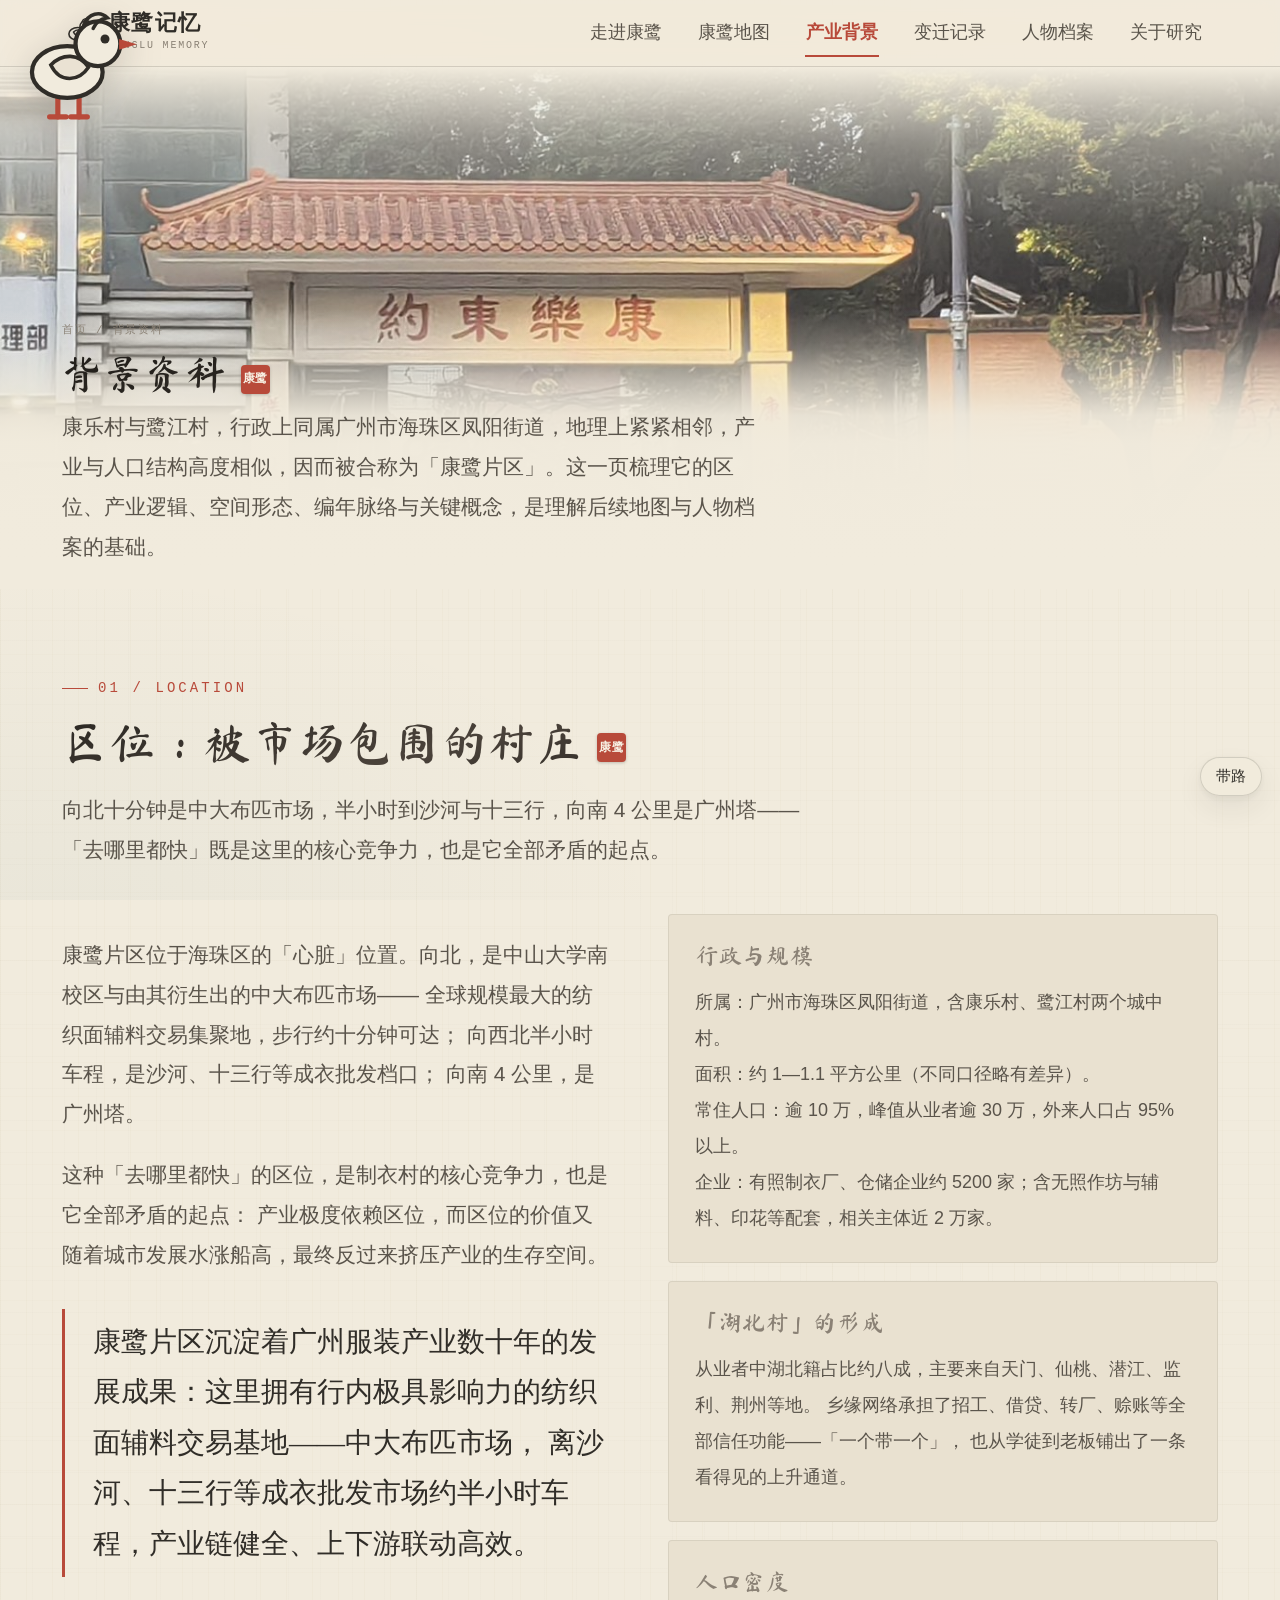
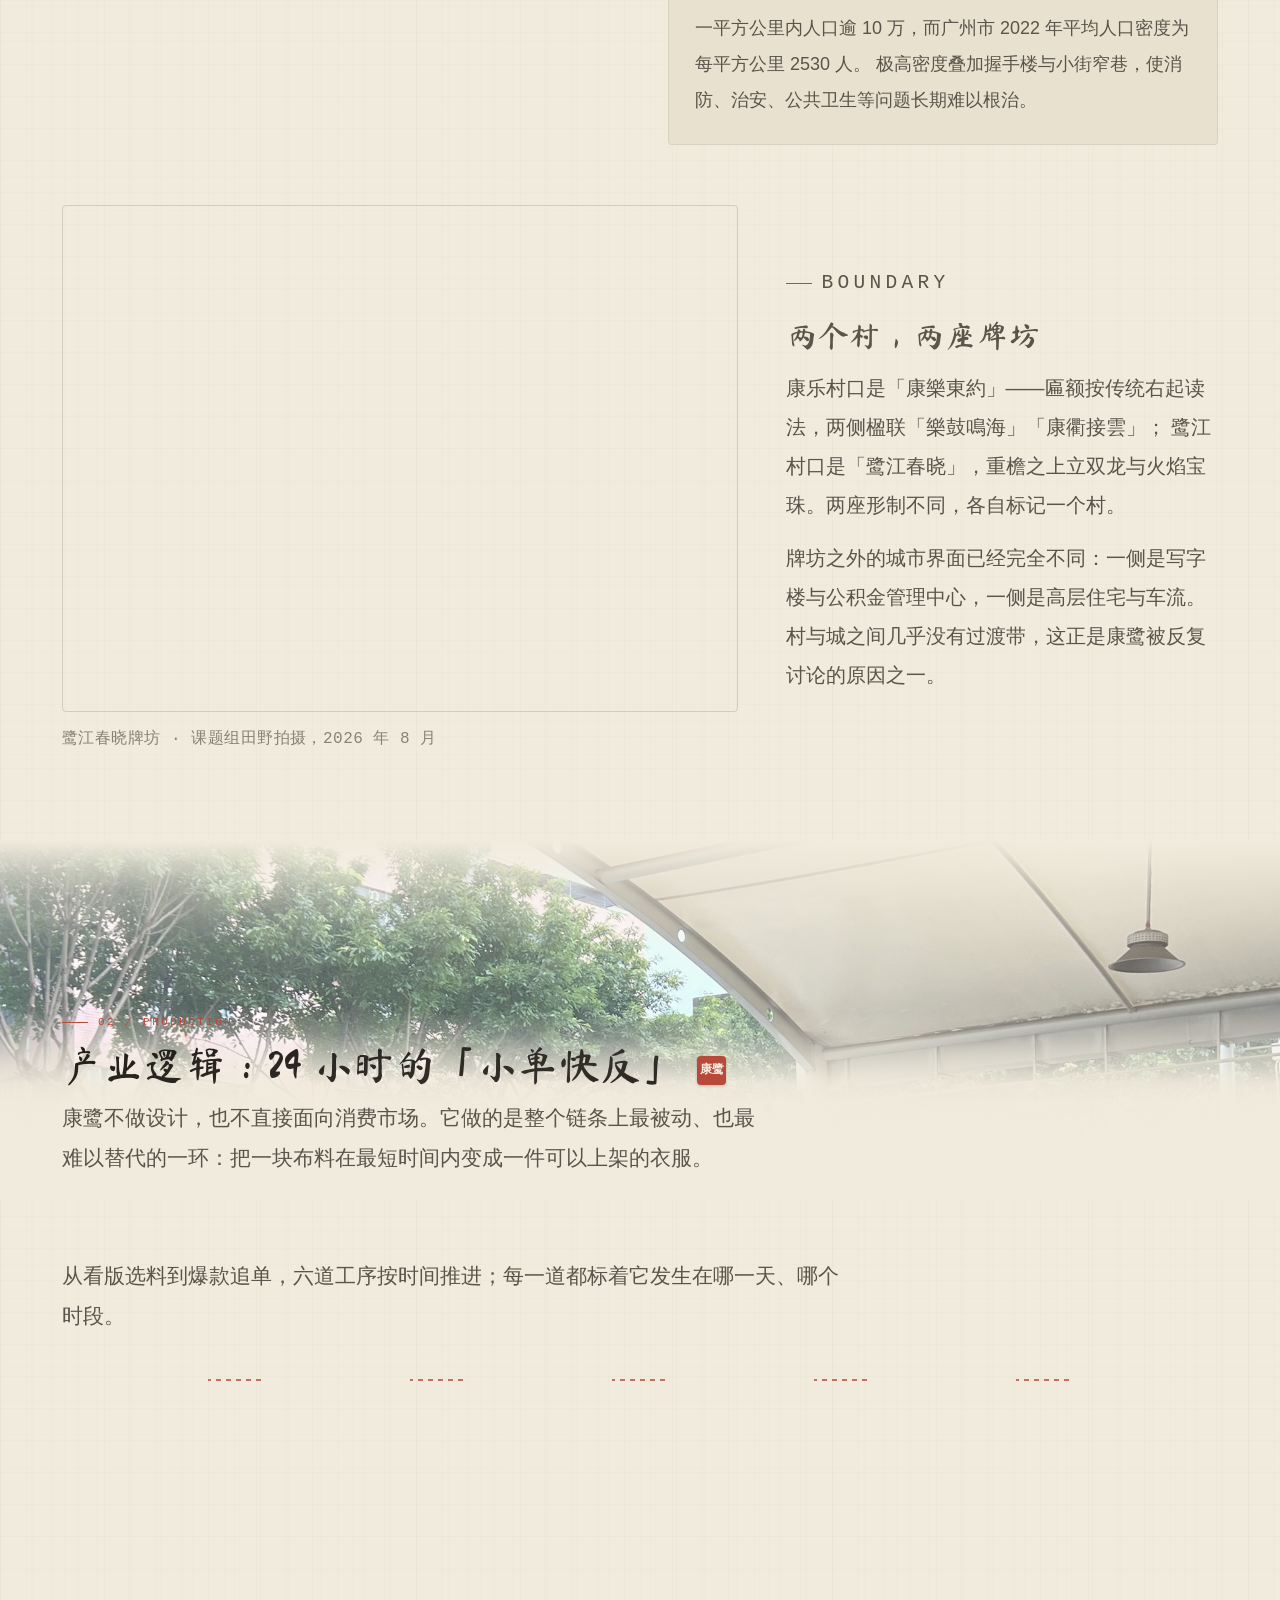
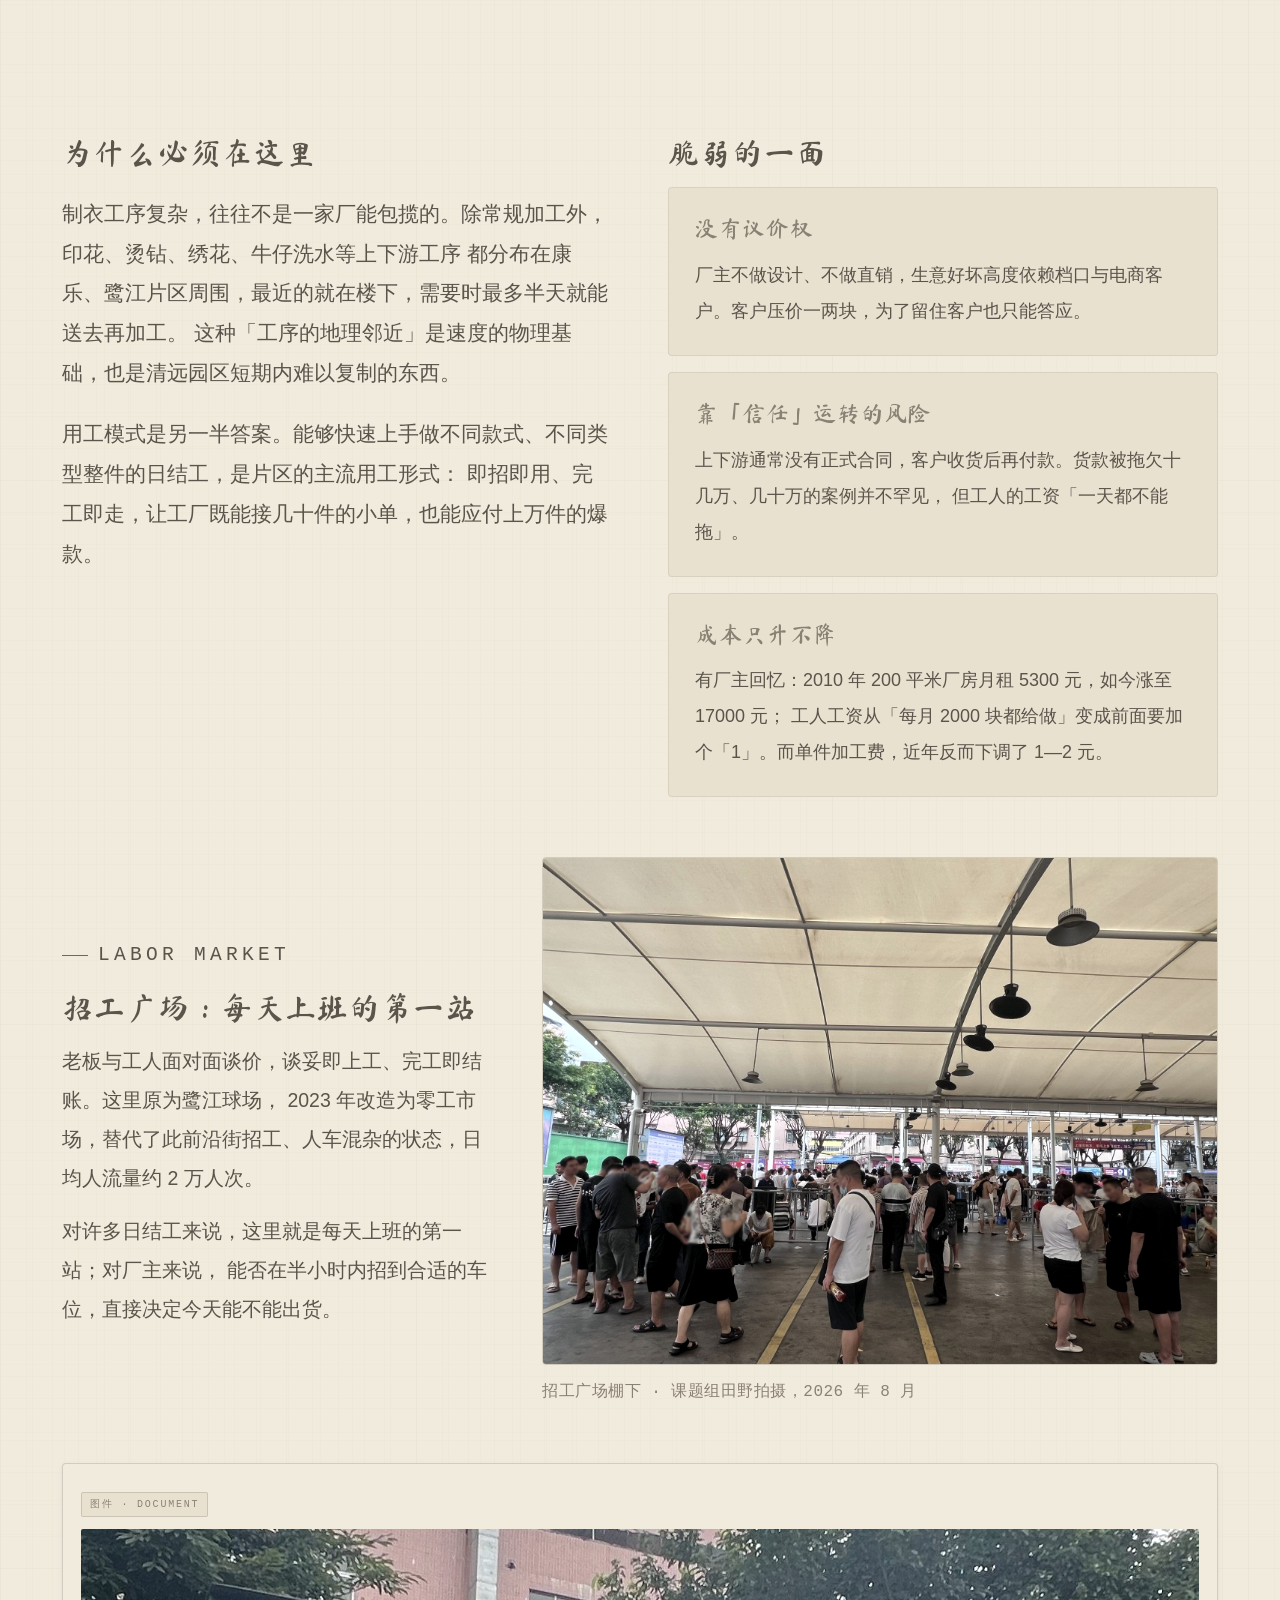
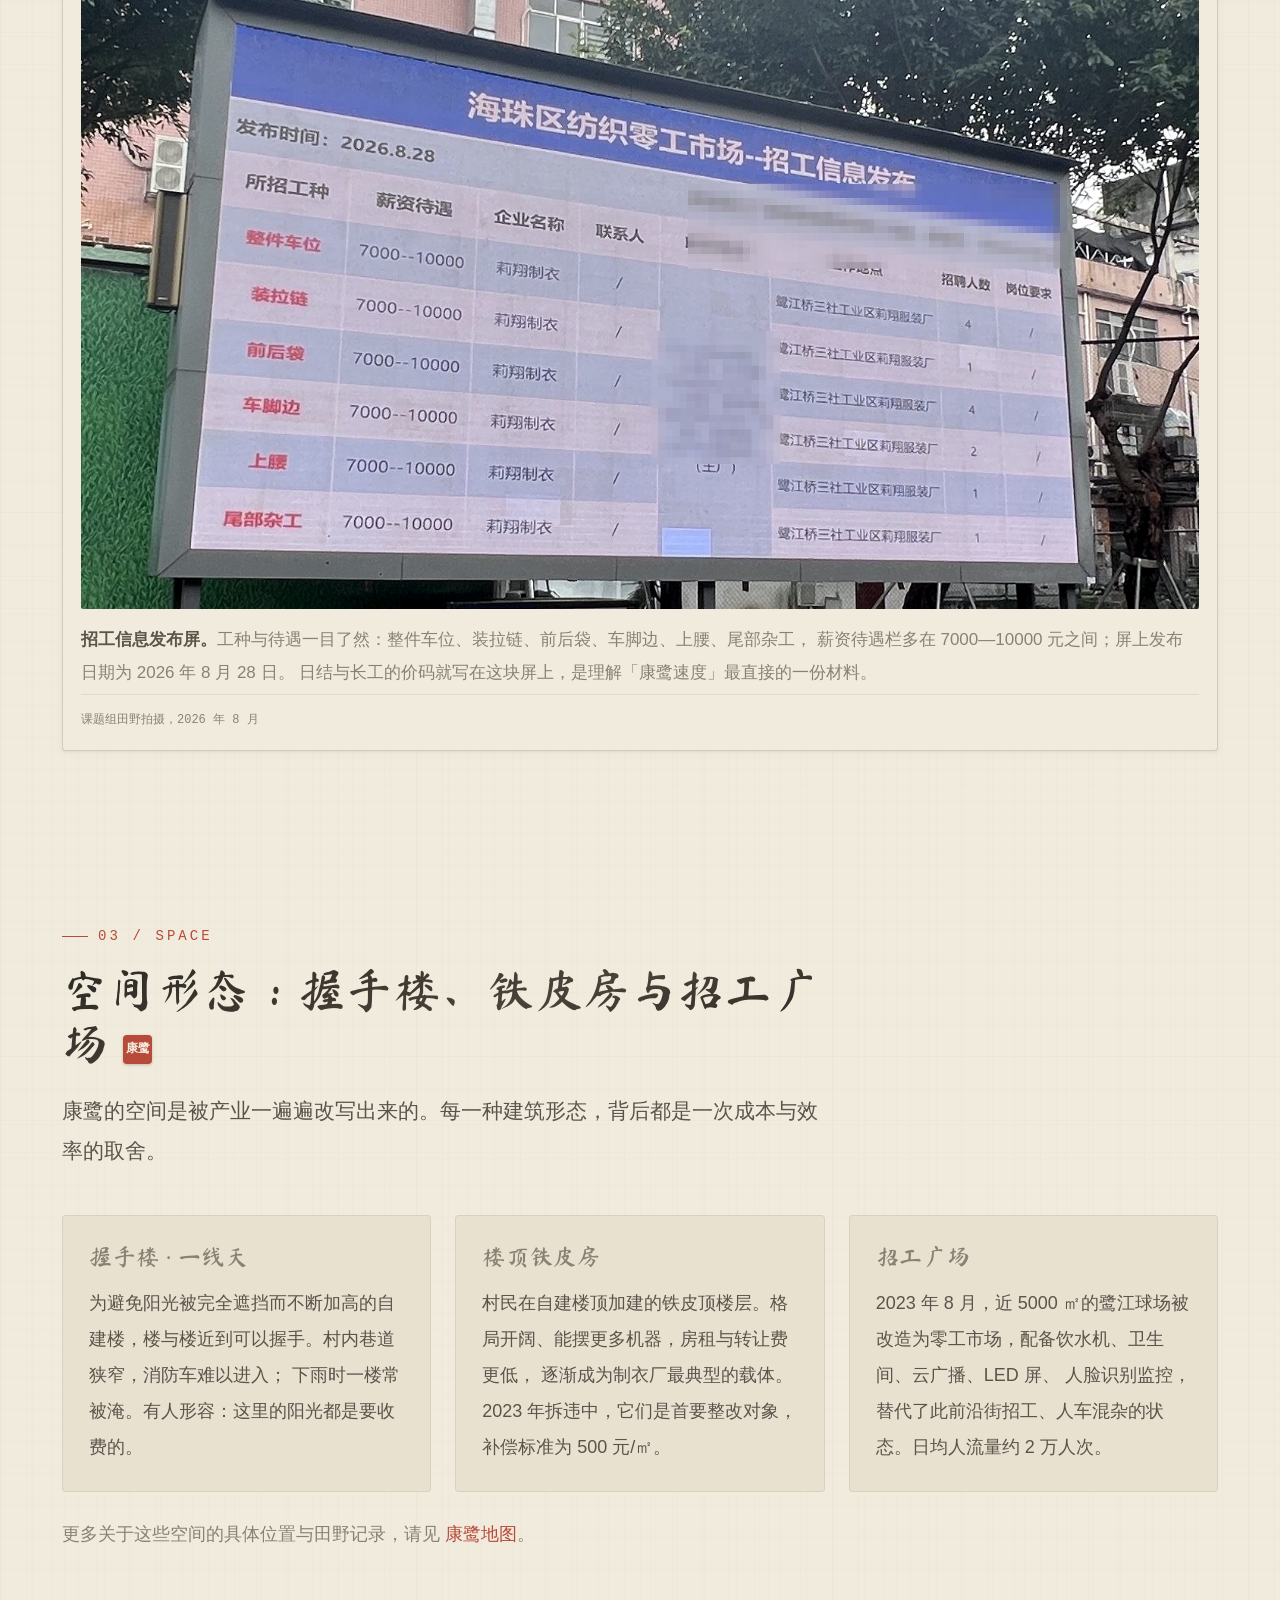
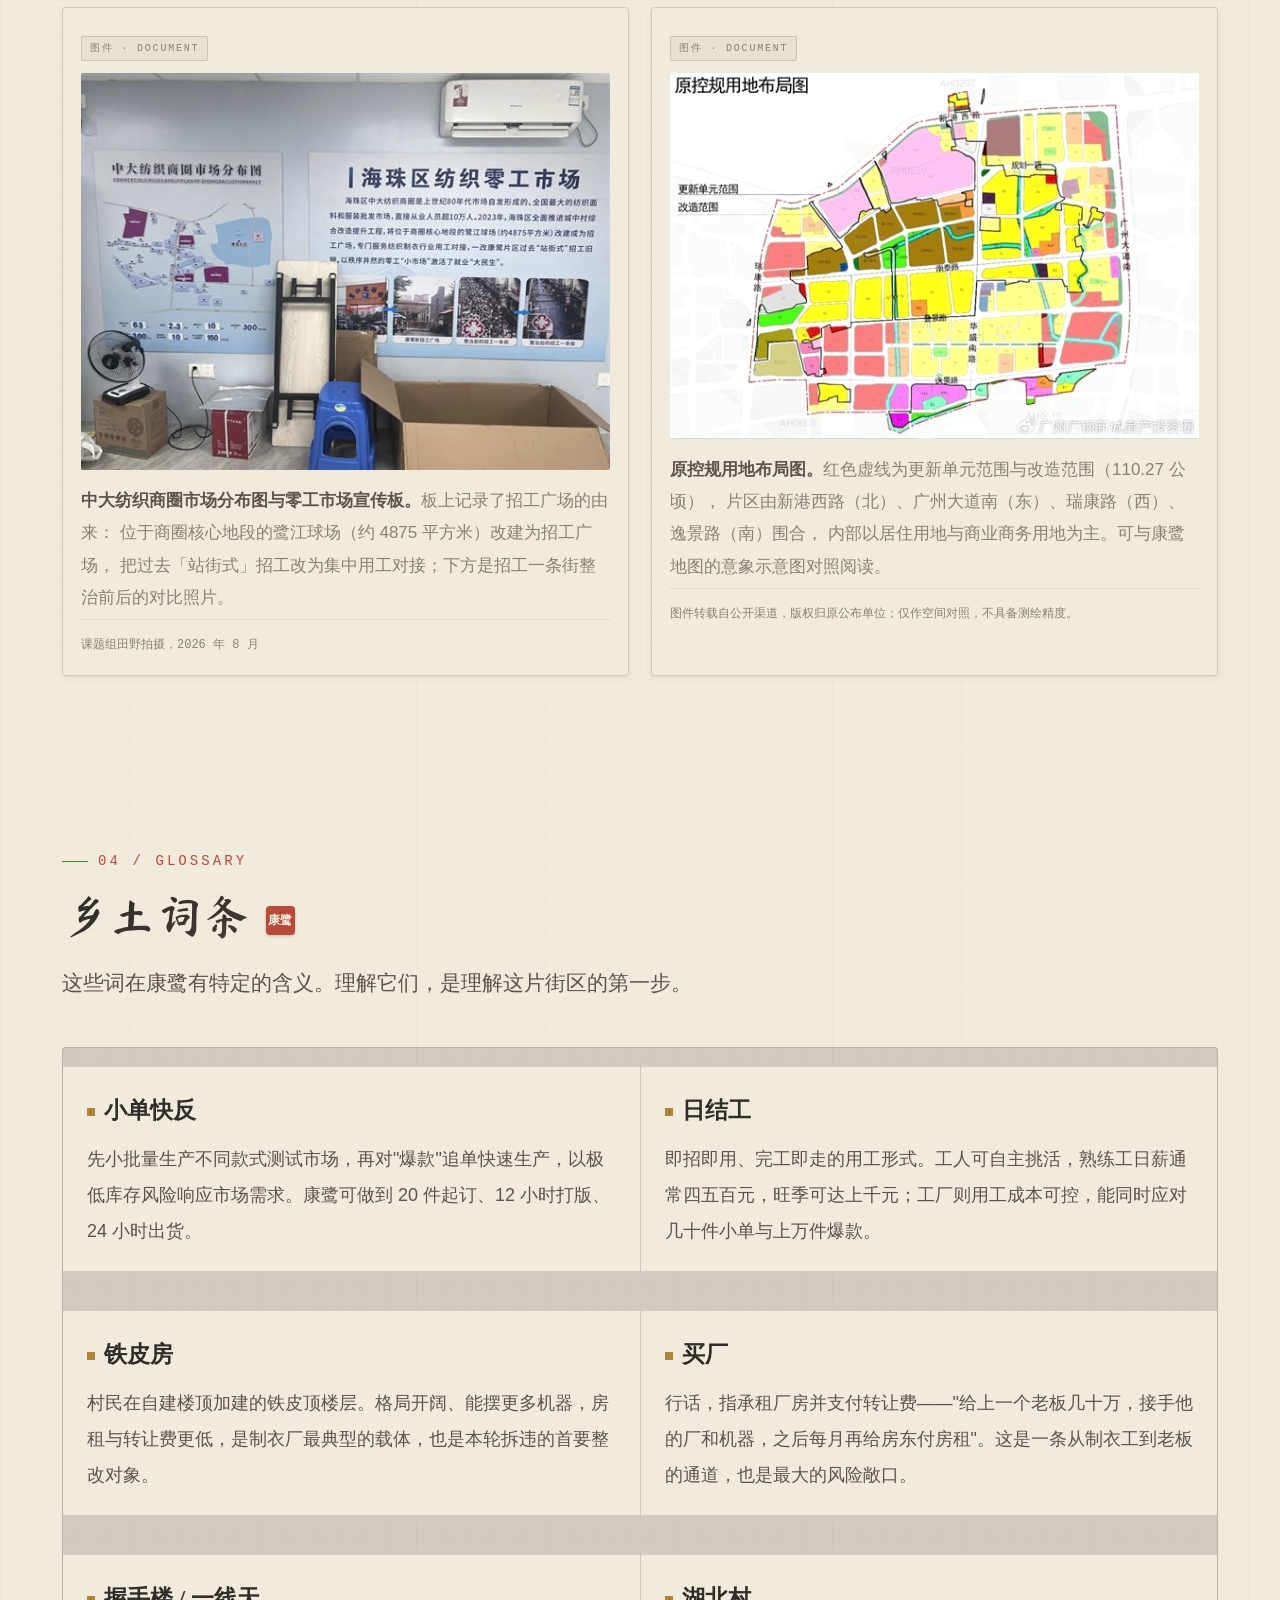
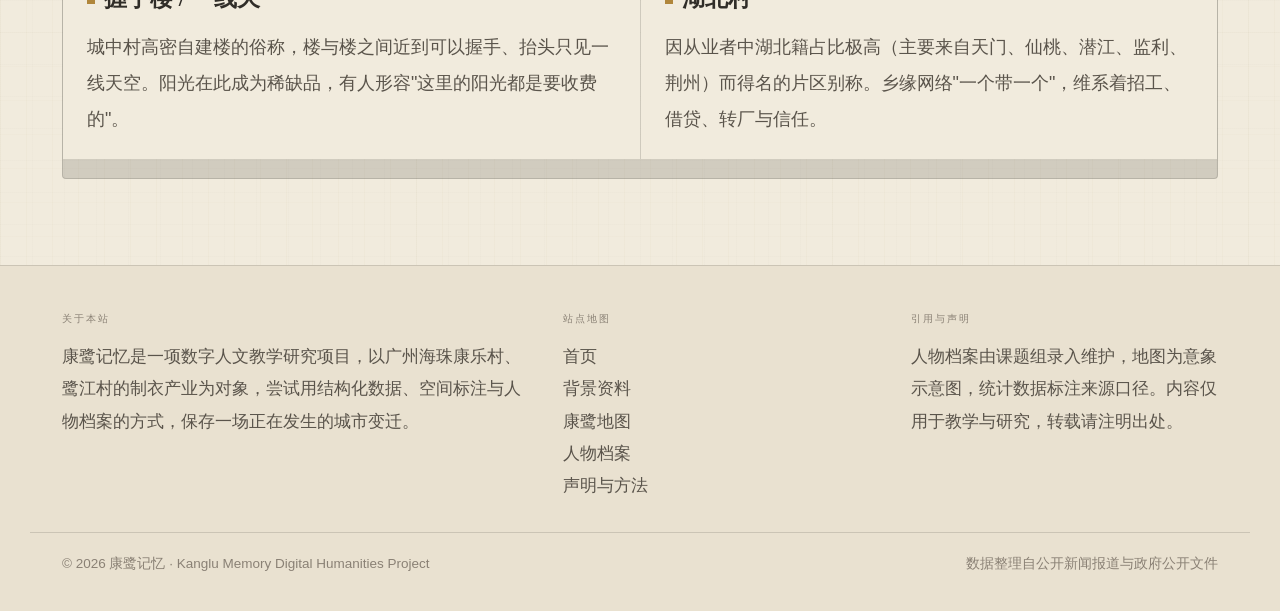
<file: kanglu-terminal/background.html>
<!DOCTYPE html>
<html lang="zh-CN">
<head>
<meta charset="UTF-8">
<meta name="viewport" content="width=device-width, initial-scale=1">
<title>背景资料 · 康鹭记忆</title>
<meta name="description" content="广州康鹭制衣村的区位、产业逻辑、空间形态、编年脉络、乡土词条与参考文献。">
<link rel="stylesheet" href="assets/css/style.css?v=20260920-61xu">
<!-- share-card -->
  <meta property="og:type" content="website">
  <meta property="og:site_name" content="康鹭记忆">
  <meta property="og:title" content="背景资料 · 康鹭记忆">
  <meta property="og:description" content="一平方公里的城中村里，近 2 万家制衣厂昼夜运转，10 万常住人口中八成以上是外来务工者；24 小时能把一卷布变成成衣，如今正经历「广州最贵旧改」。">
  <meta property="og:image" content="https://sunset-sunrise-sun.github.io/---/kanglu-terminal/assets/img/share-card.jpg">
  <meta property="og:image:width" content="1200">
  <meta property="og:image:height" content="630">
  <meta property="og:url" content="https://sunset-sunrise-sun.github.io/---/kanglu-terminal/background.html">
  <meta name="twitter:card" content="summary_large_image">
  <meta name="twitter:title" content="背景资料 · 康鹭记忆">
  <meta name="twitter:description" content="一平方公里的城中村里，近 2 万家制衣厂昼夜运转，10 万常住人口中八成以上是外来务工者；24 小时能把一卷布变成成衣，如今正经历「广州最贵旧改」。">
  <meta name="twitter:image" content="https://sunset-sunrise-sun.github.io/---/kanglu-terminal/assets/img/share-card.jpg">
  <link rel="icon" href="assets/img/favicon.svg">
  <link rel="alternate icon" href="assets/img/icon-180.png">
  <link rel="apple-touch-icon" href="assets/img/icon-180.png">
<link rel="stylesheet" href="assets/css/brush.css?v=20260920-61xu">
</head>
<body data-page="background" class="has-sidenav">

<header class="site-head">
  <div class="head-inner">
    <a class="brand" href="index.html">
      <span class="brand-mark"><svg class="brand-bird" viewBox="2 2 52 49" aria-hidden="true"><path d="M22 37v10M31 37v10" fill="none" stroke="#B84A3A" stroke-width="2.8" stroke-linecap="round"/><path d="M18.6 47h6.8M27.6 47h6.8" fill="none" stroke="#B84A3A" stroke-width="2.8" stroke-linecap="round"/><ellipse cx="26" cy="28" rx="14.5" ry="10.5" fill="#F1EBDD" stroke="#302D28" stroke-width="2.6"/><path d="M19 25c5-5 12-5 16 1-4 6-12 7-16-1z" fill="#eae2d3" stroke="#302D28" stroke-width="2.2"/><circle cx="39" cy="16" r="9.5" fill="#F1EBDD" stroke="#302D28" stroke-width="2.6"/><path d="M33 8c2-5 7-6 10-3-3 .5-5 2-6 4.5" fill="none" stroke="#302D28" stroke-width="2.2" stroke-linecap="round"/><circle cx="42" cy="14" r="2" fill="#302D28"/><path d="M48 14l8 2.4-8 2.4z" fill="#B84A3A"/></svg></span>
      <span class="brand-txt"><b>康鹭记忆</b><i>KANGLU MEMORY</i></span>
    </a>
    <button class="nav-toggle" aria-label="菜单"><i></i></button>
    <nav class="nav">
      <a href="index.html" data-nav="home">走进康鹭</a>
      <a href="map.html" data-nav="map">康鹭地图</a>
      <a href="background.html" data-nav="background">产业背景</a>
      <a href="chronicle.html" data-nav="chronicle">变迁记录</a>
      <a href="people.html" data-nav="people">人物档案</a>
      <a href="statement.html" data-nav="statement">关于研究</a>
    </nav>
  </div>
</header>

<!-- ===== 页首题头带：图片从页面顶端开始，页标题落在纸色区 ===== -->
<section class="has-band" style="padding-bottom:0">
  <div class="band band--hero">
    <img class="band-img" src="assets/img/field/band-arch.jpg"
         srcset="assets/img/field/band-arch-960.jpg 960w, assets/img/field/band-arch.jpg 2560w"
         sizes="100vw" width="2560" height="800" decoding="async"
         alt="黄昏时分的康乐东约牌坊，朱红瓦顶，两侧楹联「樂鼓鳴海」「康衢接雲」，背后是成排的榕树">
    <div class="band-veil" aria-hidden="true"></div>
    <div class="band-cap">
      <div class="wrap">
        <p class="crumb"><a href="index.html">首页</a> / 背景资料</p>
        <h1 class="band-title">背景资料</h1>
        <p class="band-sub">康乐村与鹭江村，行政上同属广州市海珠区凤阳街道，地理上紧紧相邻，产业与人口结构高度相似，因而被合称为「康鹭片区」。这一页梳理它的区位、产业逻辑、空间形态、编年脉络与关键概念，是理解后续地图与人物档案的基础。</p>
      </div>
    </div>
  </div>
</section>

<!-- 大屏：左侧竖排小节导航（竖轴 + 圆点，轴上朱红填充为阅读进度） -->
<nav class="side-nav" aria-label="小节导航">
  <span class="track" aria-hidden="true"><i></i></span>
  <div class="item" data-side="location" tabindex="0" role="link" aria-label="跳到：区位与概况"><i class="kl-dot"></i><span>区位与概况</span></div>
  <div class="item" data-side="industry" tabindex="0" role="link" aria-label="跳到：产业逻辑"><i class="kl-dot"></i><span>产业逻辑</span></div>
  <div class="item" data-side="space" tabindex="0" role="link" aria-label="跳到：空间形态"><i class="kl-dot"></i><span>空间形态</span></div>
  <div class="item" data-side="glossary" tabindex="0" role="link" aria-label="跳到：乡土词条"><i class="kl-dot"></i><span>乡土词条</span></div>
</nav>

<!-- 小屏（≤1199px）：横排跳转条藏进右下角的小面板，点「带路」按钮弹出 -->
<button class="nav-sheet-fab" id="navSheetFab" type="button" aria-expanded="false" aria-controls="subnavSheet">带路</button>
<div class="nav-sheet" id="subnavSheet" hidden>
  <div class="nav-sheet-inner">
    <p class="nav-sheet-title">跳到哪一节</p>
    <nav class="subnav">
      <a href="#location">区位与概况</a>
      <a href="#industry">产业逻辑</a>
      <a href="#space">空间形态</a>
      <a href="#glossary">乡土词条</a>
    </nav>
  </div>
</div>

<!-- ===== 区位与概况 ===== -->
<section id="location">
  <div class="wrap">
    <div class="sec-head reveal">
      <p class="eyebrow">01 / Location</p>
      <h2 class="h-sec">区位：被市场包围的村庄</h2>
      <p class="lead">向北十分钟是中大布匹市场，半小时到沙河与十三行，向南 4 公里是广州塔——「去哪里都快」既是这里的核心竞争力，也是它全部矛盾的起点。</p>
    </div>
    <div class="two-col">
      <div class="reveal">
        <p class="lead">
          康鹭片区位于海珠区的「心脏」位置。向北，是中山大学南校区与由其衍生出的中大布匹市场——
          全球规模最大的纺织面辅料交易集聚地，步行约十分钟可达；
          向西北半小时车程，是沙河、十三行等成衣批发档口；
          向南 4 公里，是广州塔。
        </p>
        <p class="lead">
          这种「去哪里都快」的区位，是制衣村的核心竞争力，也是它全部矛盾的起点：
          产业极度依赖区位，而区位的价值又随着城市发展水涨船高，最终反过来挤压产业的生存空间。
        </p>
        <blockquote class="pull">
          康鹭片区沉淀着广州服装产业数十年的发展成果：这里拥有行内极具影响力的纺织面辅料交易基地——中大布匹市场，
          离沙河、十三行等成衣批发市场约半小时车程，产业链健全、上下游联动高效。
        </blockquote>
      </div>
      <div class="reveal">
        <div class="card" style="margin-bottom:18px">
          <h4>行政与规模</h4>
          <p>所属：广州市海珠区凤阳街道，含康乐村、鹭江村两个城中村。<br>
             面积：约 1—1.1 平方公里（不同口径略有差异）。<br>
             常住人口：逾 10 万，峰值从业者逾 30 万，外来人口占 95% 以上。<br>
             企业：有照制衣厂、仓储企业约 5200 家；含无照作坊与辅料、印花等配套，相关主体近 2 万家。</p>
        </div>
        <div class="card" style="margin-bottom:18px">
          <h4>「湖北村」的形成</h4>
          <p>从业者中湖北籍占比约八成，主要来自天门、仙桃、潜江、监利、荆州等地。
             乡缘网络承担了招工、借贷、转厂、赊账等全部信任功能——「一个带一个」，
             也从学徒到老板铺出了一条看得见的上升通道。</p>
        </div>
        <div class="card">
          <h4>人口密度</h4>
          <p>一平方公里内人口逾 10 万，而广州市 2022 年平均人口密度为每平方公里 2530 人。
             极高密度叠加握手楼与小街窄巷，使消防、治安、公共卫生等问题长期难以根治。</p>
        </div>
      </div>
    </div>

    <div class="feature reveal">
      <figure class="feature-media">
        <img src="assets/img/field/arch-lujiang.jpg"
             srcset="assets/img/field/arch-lujiang-thumb.jpg 560w, assets/img/field/arch-lujiang.jpg 1800w"
             sizes="(max-width:1080px) 100vw, 640px" width="1800" height="1350"
             loading="lazy" decoding="async"
             alt="鹭江村口的鹭江春晓牌坊，重檐之上立双龙与火焰宝珠，两侧是高层住宅与车流">
        <figcaption>鹭江春晓牌坊 · 课题组田野拍摄，2026 年 8 月</figcaption>
      </figure>
      <div class="feature-body">
        <p class="eyebrow">Boundary</p>
        <h3>两个村，两座牌坊</h3>
        <p>
          康乐村口是「康樂東約」——匾额按传统右起读法，两侧楹联「樂鼓鳴海」「康衢接雲」；
          鹭江村口是「鹭江春晓」，重檐之上立双龙与火焰宝珠。两座形制不同，各自标记一个村。
        </p>
        <p>
          牌坊之外的城市界面已经完全不同：一侧是写字楼与公积金管理中心，一侧是高层住宅与车流。
          村与城之间几乎没有过渡带，这正是康鹭被反复讨论的原因之一。
        </p>
      </div>
    </div>
  </div>
</section>

<!-- ===== 产业逻辑 ===== -->
<section id="industry" class="has-band">
  <div class="band short">
    <img class="band-img" src="assets/img/field/band-market.jpg"
         srcset="assets/img/field/band-market-960.jpg 960w, assets/img/field/band-market.jpg 2560w"
         sizes="100vw" width="2560" height="711" loading="lazy" decoding="async"
         alt="招工广场宽幅全景：白色棚顶之下是 LED 公示屏与往来的人群，两侧是榕树与城中村楼群">
    <div class="band-veil" aria-hidden="true"></div>
    <div class="band-cap">
      <div class="wrap">
        <p class="band-kicker">02 / Production</p>
        <h2 class="band-title">产业逻辑：24 小时的「小单快反」</h2>
        <p class="band-sub">康鹭不做设计，也不直接面向消费市场。它做的是整个链条上最被动、也最难以替代的一环：把一块布料在最短时间内变成一件可以上架的衣服。</p>
      </div>
    </div>
  </div>

  <div class="wrap" style="margin-top:56px">
    <!-- 六道工序是一个先后顺序（看版选料 → 裁剪 → 车缝 → 后道 → 出货 → 爆款追单）：
         桌面端 01—06 **占一行**，两两之间一条水平箭头，箭头垂直对准图标圆心；
         窄屏以下改为一列 + 向下箭头（同一套 DOM，箭头样式见 style.css 的
         .chain-arw / .chain-step.has-arrow::before，结构由 main.js 的 renderChain 生成）。
         工序名称与时间戳全部来自 data.js 的 CHAIN，未新增或改动。 -->
    <p class="lead" style="margin:0">从看版选料到爆款追单，六道工序按时间推进；每一道都标着它发生在哪一天、哪个时段。</p>
    <div class="chain" id="chain" aria-label="制衣工序顺序：01 看版选料 → 02 裁剪 → 03 车缝 → 04 后道 → 05 出货 → 06 爆款追单"></div>

    <div class="two-col" style="margin-top:56px">
      <div class="reveal">
        <h3 class="h-sub" style="margin-bottom:14px">为什么必须在这里</h3>
        <p class="lead">
          制衣工序复杂，往往不是一家厂能包揽的。除常规加工外，印花、烫钻、绣花、牛仔洗水等上下游工序
          都分布在康乐、鹭江片区周围，最近的就在楼下，需要时最多半天就能送去再加工。
          这种「工序的地理邻近」是速度的物理基础，也是清远园区短期内难以复制的东西。
        </p>
        <p class="lead">
          用工模式是另一半答案。能够快速上手做不同款式、不同类型整件的日结工，是片区的主流用工形式：
          即招即用、完工即走，让工厂既能接几十件的小单，也能应付上万件的爆款。
        </p>
      </div>
      <div class="reveal">
        <h3 class="h-sub" style="margin-bottom:14px">脆弱的一面</h3>
        <div class="card" style="margin-bottom:16px">
          <h4>没有议价权</h4>
          <p>厂主不做设计、不做直销，生意好坏高度依赖档口与电商客户。客户压价一两块，为了留住客户也只能答应。</p>
        </div>
        <div class="card" style="margin-bottom:16px">
          <h4>靠「信任」运转的风险</h4>
          <p>上下游通常没有正式合同，客户收货后再付款。货款被拖欠十几万、几十万的案例并不罕见，
             但工人的工资「一天都不能拖」。</p>
        </div>
        <div class="card">
          <h4>成本只升不降</h4>
          <p>有厂主回忆：2010 年 200 平米厂房月租 5300 元，如今涨至 17000 元；
             工人工资从「每月 2000 块都给做」变成前面要加个「1」。而单件加工费，近年反而下调了 1—2 元。</p>
        </div>
      </div>
    </div>

    <div class="feature flip reveal">
      <div class="feature-body">
        <p class="eyebrow">Labor Market</p>
        <h3>招工广场：每天上班的第一站</h3>
        <p>
          老板与工人面对面谈价，谈妥即上工、完工即结账。这里原为鹭江球场，
          2023 年改造为零工市场，替代了此前沿街招工、人车混杂的状态，日均人流量约 2 万人次。
        </p>
        <p>
          对许多日结工来说，这里就是每天上班的第一站；对厂主来说，
          能否在半小时内招到合适的车位，直接决定今天能不能出货。
        </p>
      </div>
      <figure class="feature-media">
        <img src="assets/img/field/market-hiring-2.jpg"
             srcset="assets/img/field/market-hiring-2-thumb.jpg 560w, assets/img/field/market-hiring-2.jpg 1800w"
             sizes="(max-width:1080px) 100vw, 640px" width="1800" height="1350"
             loading="lazy" decoding="async"
             alt="招工广场棚下的广角中景，工人们分散站立交谈等候，棚顶吊灯成排">
        <figcaption>招工广场棚下 · 课题组田野拍摄，2026 年 8 月</figcaption>
      </figure>
    </div>

    <figure class="panel reveal" style="margin-top:56px">
      <span class="panel-tag">图件 · Document</span>
      <img src="assets/img/field/board-hiring-led.jpg"
           srcset="assets/img/field/board-hiring-led-thumb.jpg 560w, assets/img/field/board-hiring-led.jpg 1474w"
           sizes="(max-width:760px) 100vw, 1100px" width="1474" height="897"
           loading="lazy" decoding="async"
           alt="海珠区纺织零工市场招工信息发布屏，列出所招工种、薪资待遇、企业名称与工作地点">
      <figcaption>
        <b>招工信息发布屏。</b>工种与待遇一目了然：整件车位、装拉链、前后袋、车脚边、上腰、尾部杂工，
        薪资待遇栏多在 7000—10000 元之间；屏上发布日期为 2026 年 8 月 28 日。
        日结与长工的价码就写在这块屏上，是理解「康鹭速度」最直接的一份材料。
        <span class="src">课题组田野拍摄，2026 年 8 月</span>
      </figcaption>
    </figure>
  </div>
</section>

<!-- ===== 空间形态 ===== -->
<section id="space">
  <div class="wrap">
    <div class="sec-head reveal">
      <p class="eyebrow">03 / Space</p>
      <h2 class="h-sec">空间形态：握手楼、铁皮房与招工广场</h2>
      <p class="lead">康鹭的空间是被产业一遍遍改写出来的。每一种建筑形态，背后都是一次成本与效率的取舍。</p>
    </div>
    <div class="three-col">
      <div class="card reveal">
        <h4>握手楼 · 一线天</h4>
        <p>为避免阳光被完全遮挡而不断加高的自建楼，楼与楼近到可以握手。村内巷道狭窄，消防车难以进入；
           下雨时一楼常被淹。有人形容：这里的阳光都是要收费的。</p>
      </div>
      <div class="card reveal">
        <h4>楼顶铁皮房</h4>
        <p>村民在自建楼顶加建的铁皮顶楼层。格局开阔、能摆更多机器，房租与转让费更低，
           逐渐成为制衣厂最典型的载体。2023 年拆违中，它们是首要整改对象，补偿标准为 500 元/㎡。</p>
      </div>
      <div class="card reveal">
        <h4>招工广场</h4>
        <p>2023 年 8 月，近 5000 ㎡的鹭江球场被改造为零工市场，配备饮水机、卫生间、云广播、LED 屏、
           人脸识别监控，替代了此前沿街招工、人车混杂的状态。日均人流量约 2 万人次。</p>
      </div>
    </div>
    <p class="small muted" style="margin-top:26px">
      更多关于这些空间的具体位置与田野记录，请见 <a href="map.html" style="color:var(--red)">康鹭地图</a>。
    </p>

    <div class="panel-row reveal">
      <figure class="panel">
        <span class="panel-tag">图件 · Document</span>
        <img src="assets/img/boards/board-market-map.jpg"
             srcset="assets/img/boards/board-market-map-thumb.jpg 560w, assets/img/boards/board-market-map.jpg 1600w"
             sizes="(max-width:760px) 100vw, 560px" width="1600" height="1200"
             loading="lazy" decoding="async"
             alt="中大纺织商圈市场分布图与海珠区纺织零工市场宣传板，含招工街整治前后的对比照片">
        <figcaption>
          <b>中大纺织商圈市场分布图与零工市场宣传板。</b>板上记录了招工广场的由来：
          位于商圈核心地段的鹭江球场（约 4875 平方米）改建为招工广场，
          把过去「站街式」招工改为集中用工对接；下方是招工一条街整治前后的对比照片。
          <span class="src">课题组田野拍摄，2026 年 8 月</span>
        </figcaption>
      </figure>
      <figure class="panel">
        <span class="panel-tag">图件 · Document</span>
        <img src="assets/img/boards/map-regulatory.jpg"
             srcset="assets/img/boards/map-regulatory-thumb.jpg 560w, assets/img/boards/map-regulatory.jpg 1197w"
             sizes="(max-width:760px) 100vw, 560px" width="1197" height="827"
             loading="lazy" decoding="async"
             alt="原控规用地布局图：红色虚线标出更新单元范围与改造范围，四周为新港西路、广州大道南、瑞康路与逸景路">
        <figcaption>
          <b>原控规用地布局图。</b>红色虚线为更新单元范围与改造范围（110.27 公顷），
          片区由新港西路（北）、广州大道南（东）、瑞康路（西）、逸景路（南）围合，
          内部以居住用地与商业商务用地为主。可与<a href="map.html">康鹭地图</a>的意象示意图对照阅读。
          <span class="src">图件转载自公开渠道，版权归原公布单位；仅作空间对照，不具备测绘精度。</span>
        </figcaption>
      </figure>
    </div>
  </div>
</section>

<!-- ===== 编年 ===== -->


<!-- ===== 词条 ===== -->
<section id="glossary">
  <div class="wrap">
    <div class="sec-head reveal">
      <p class="eyebrow">04 / Glossary</p>
      <h2 class="h-sec">乡土词条</h2>
      <p class="lead">这些词在康鹭有特定的含义。理解它们，是理解这片街区的第一步。</p>
    </div>
    <div class="gloss" id="gloss"></div>
  </div>
</section>

<!-- ===== 政策 ===== -->


<!-- ===== 现场材料 ===== -->


<!-- ===== 参考文献 ===== -->


<footer class="site-foot">
  <div class="wrap foot-grid">
    <div>
      <h5>关于本站</h5>
      <p>康鹭记忆是一项数字人文教学研究项目，以广州海珠康乐村、鹭江村的制衣产业为对象，尝试用结构化数据、空间标注与人物档案的方式，保存一场正在发生的城市变迁。</p>
    </div>
    <div>
      <h5>站点地图</h5>
      <ul>
        <li><a href="index.html">首页</a></li>
        <li><a href="background.html">背景资料</a></li>
        <li><a href="map.html">康鹭地图</a></li>
        <li><a href="people.html">人物档案</a></li>
        <li><a href="statement.html">声明与方法</a></li>
      </ul>
    </div>
    <div>
      <h5>引用与声明</h5>
      <p>人物档案由课题组录入维护，地图为意象示意图，统计数据标注来源口径。内容仅用于教学与研究，转载请注明出处。</p>
    </div>
  </div>
  <div class="foot-bot">
    <span>© 2026 康鹭记忆 · Kanglu Memory Digital Humanities Project</span>
    <span>数据整理自公开新闻报道与政府公开文件</span>
  </div>
</footer>

<script src="assets/js/data.js?v=20260920-61xu"></script>
<script src="assets/js/people-data.js?v=20260920-61xu"></script>
<script src="assets/js/main.js?v=20260920-61xu"></script>
<script src="assets/js/ai.js?v=20260920-61xu"></script>
<script>
  renderChain('#chain');
  renderTimeline('#tlFull');
  renderGlossary('#gloss');
  renderRefs('#refList');
  initReveal();
</script>
</body>
</html>
</file>
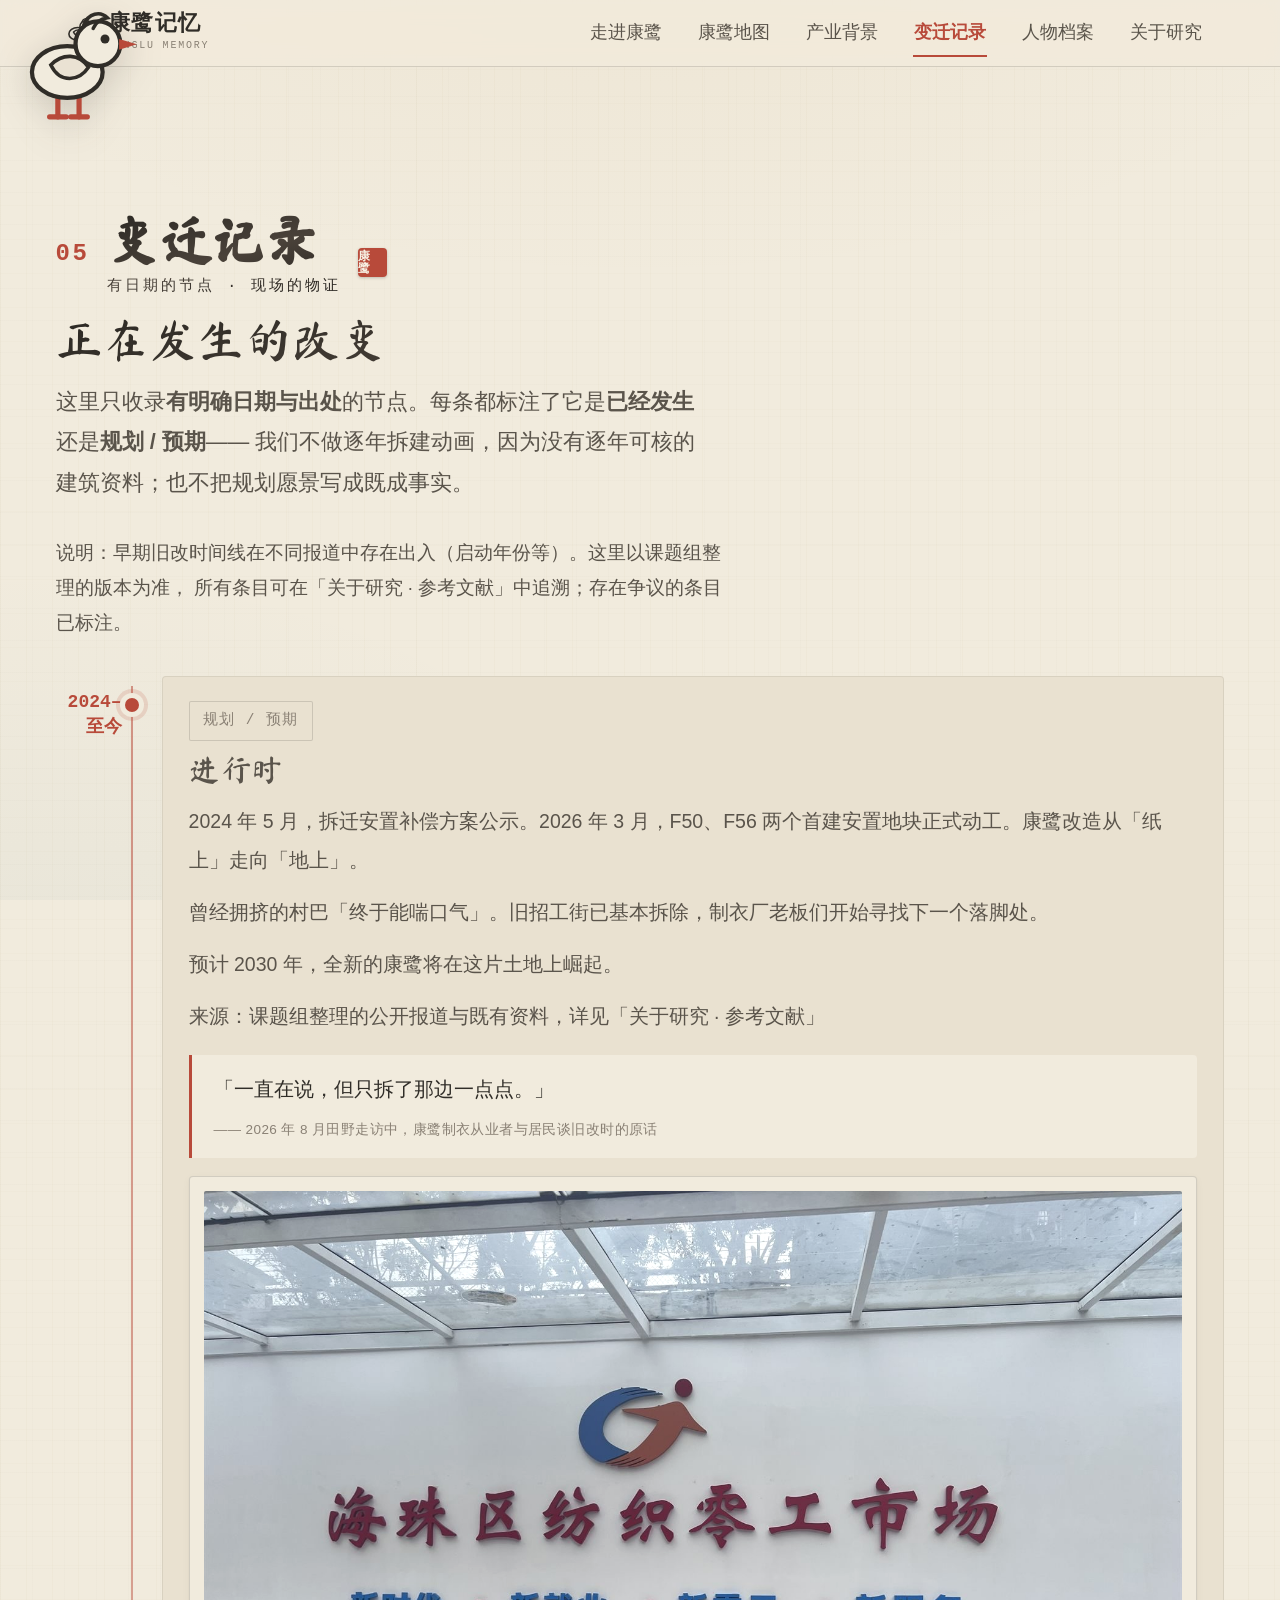
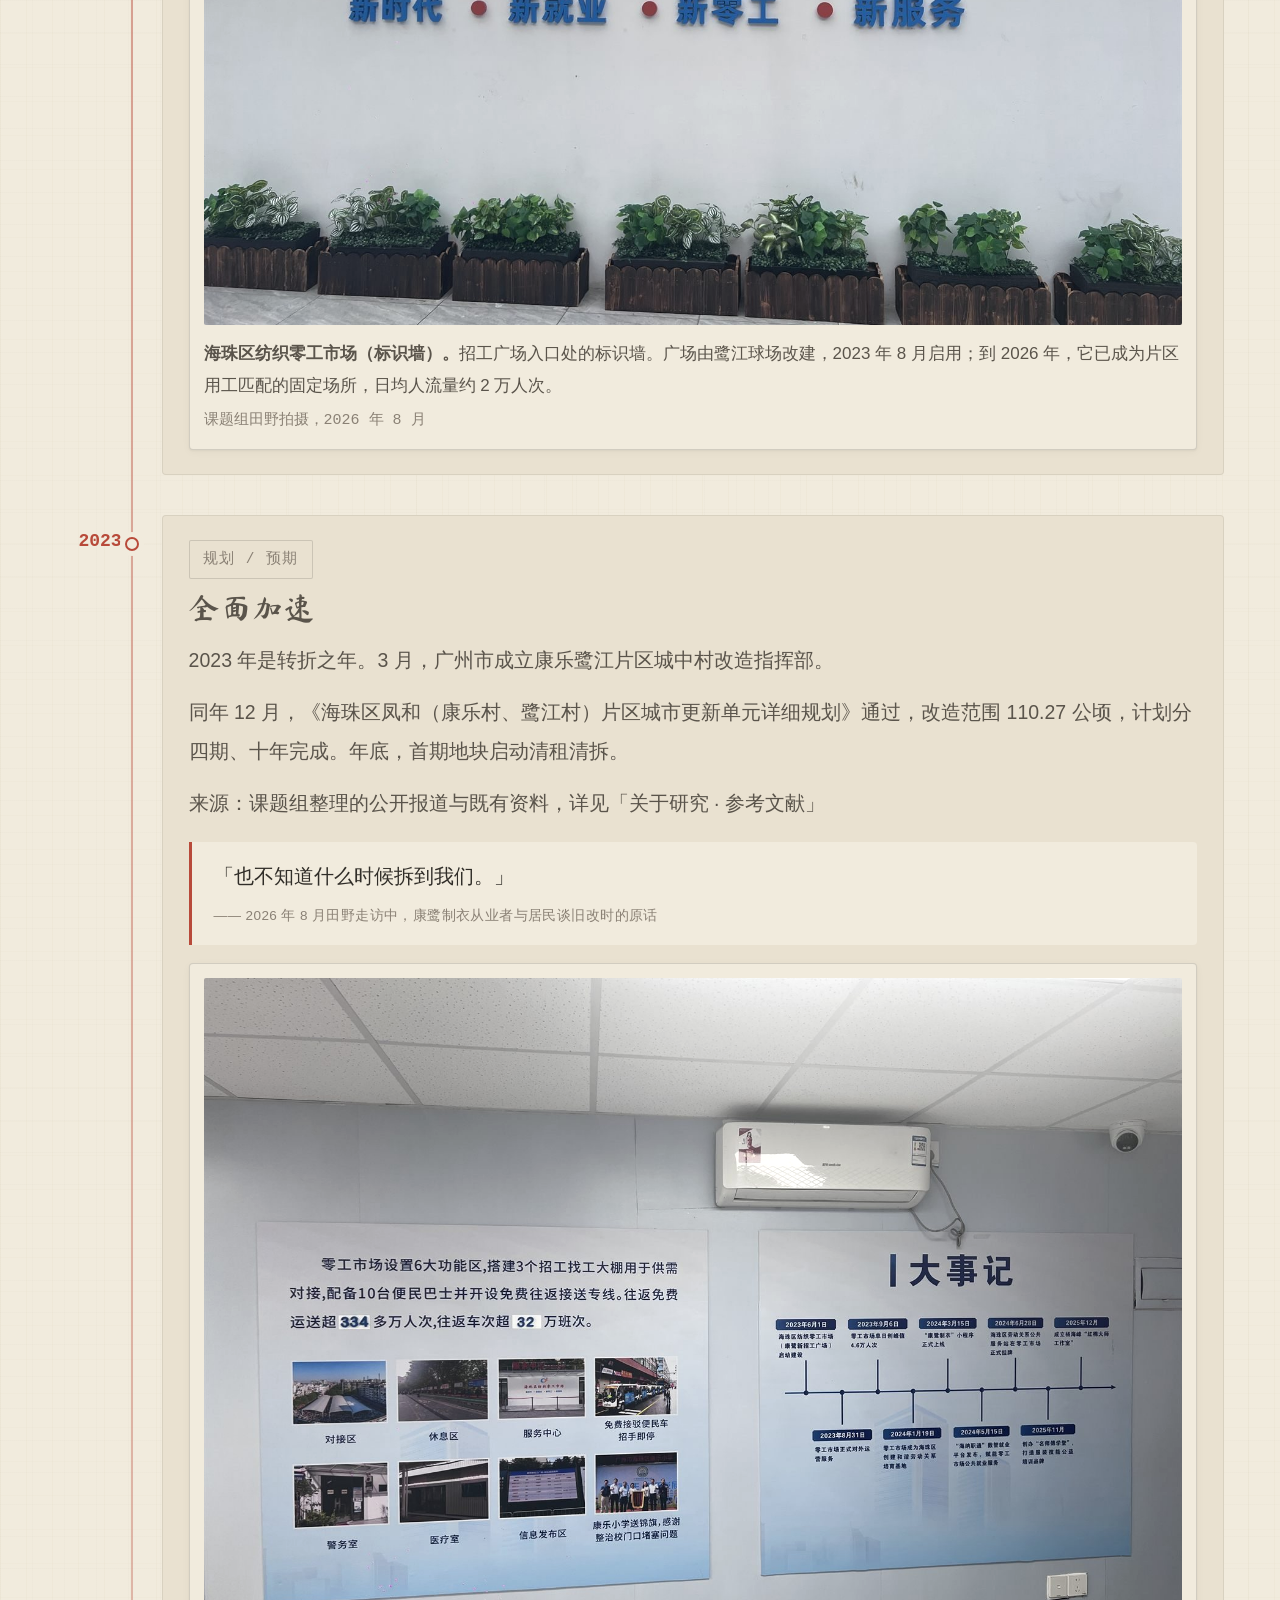
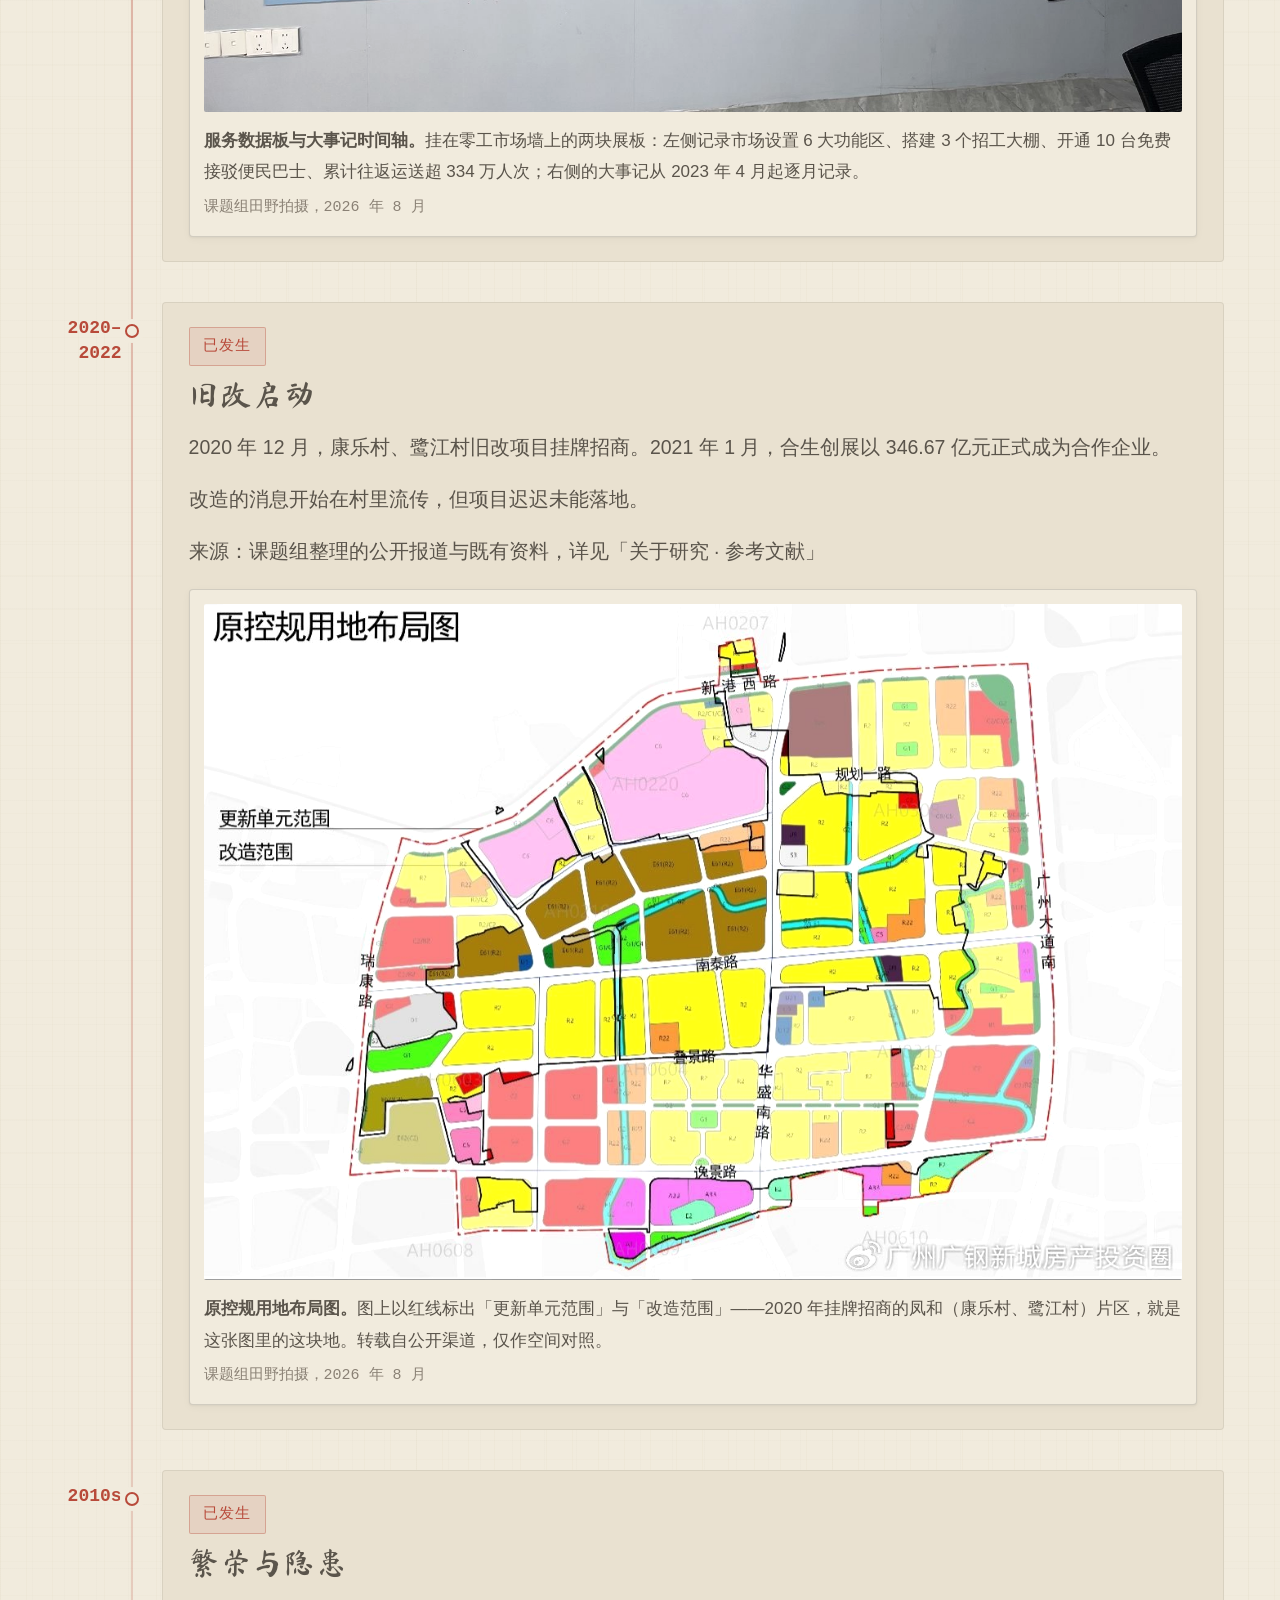
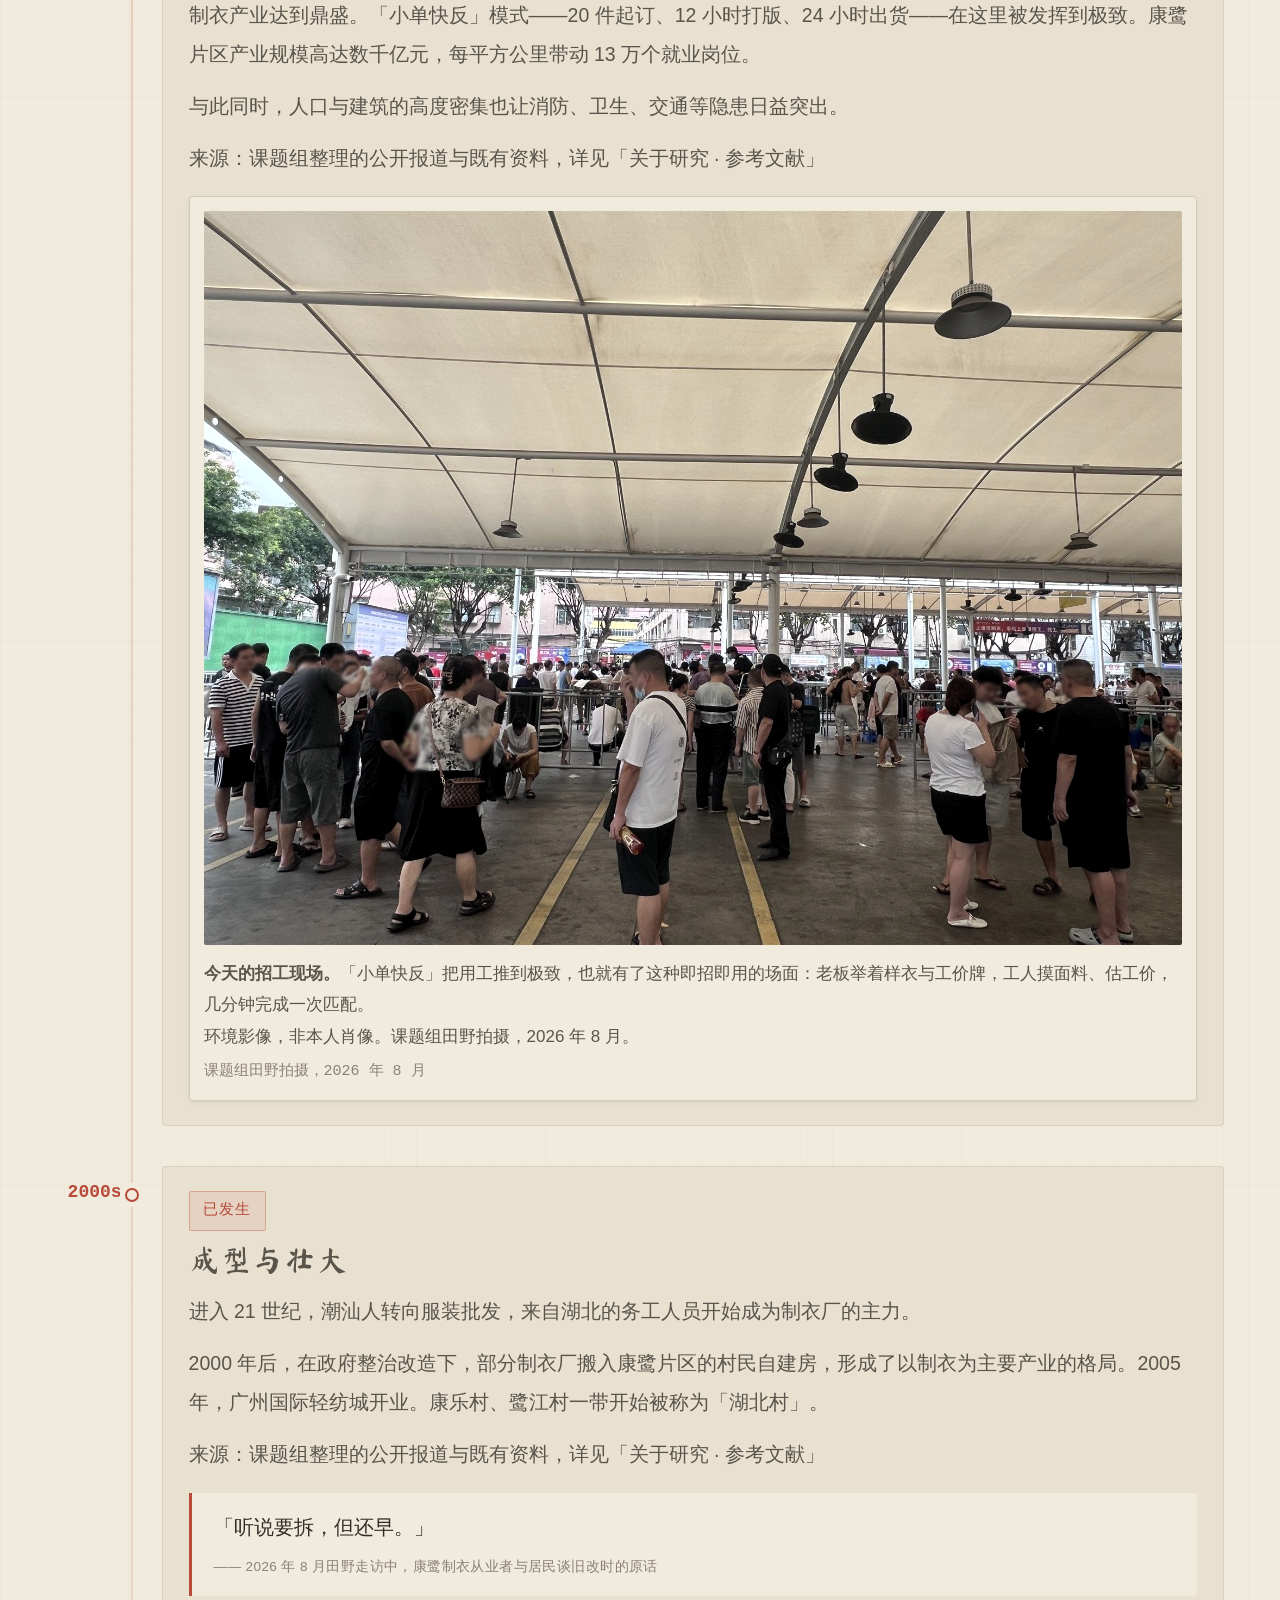
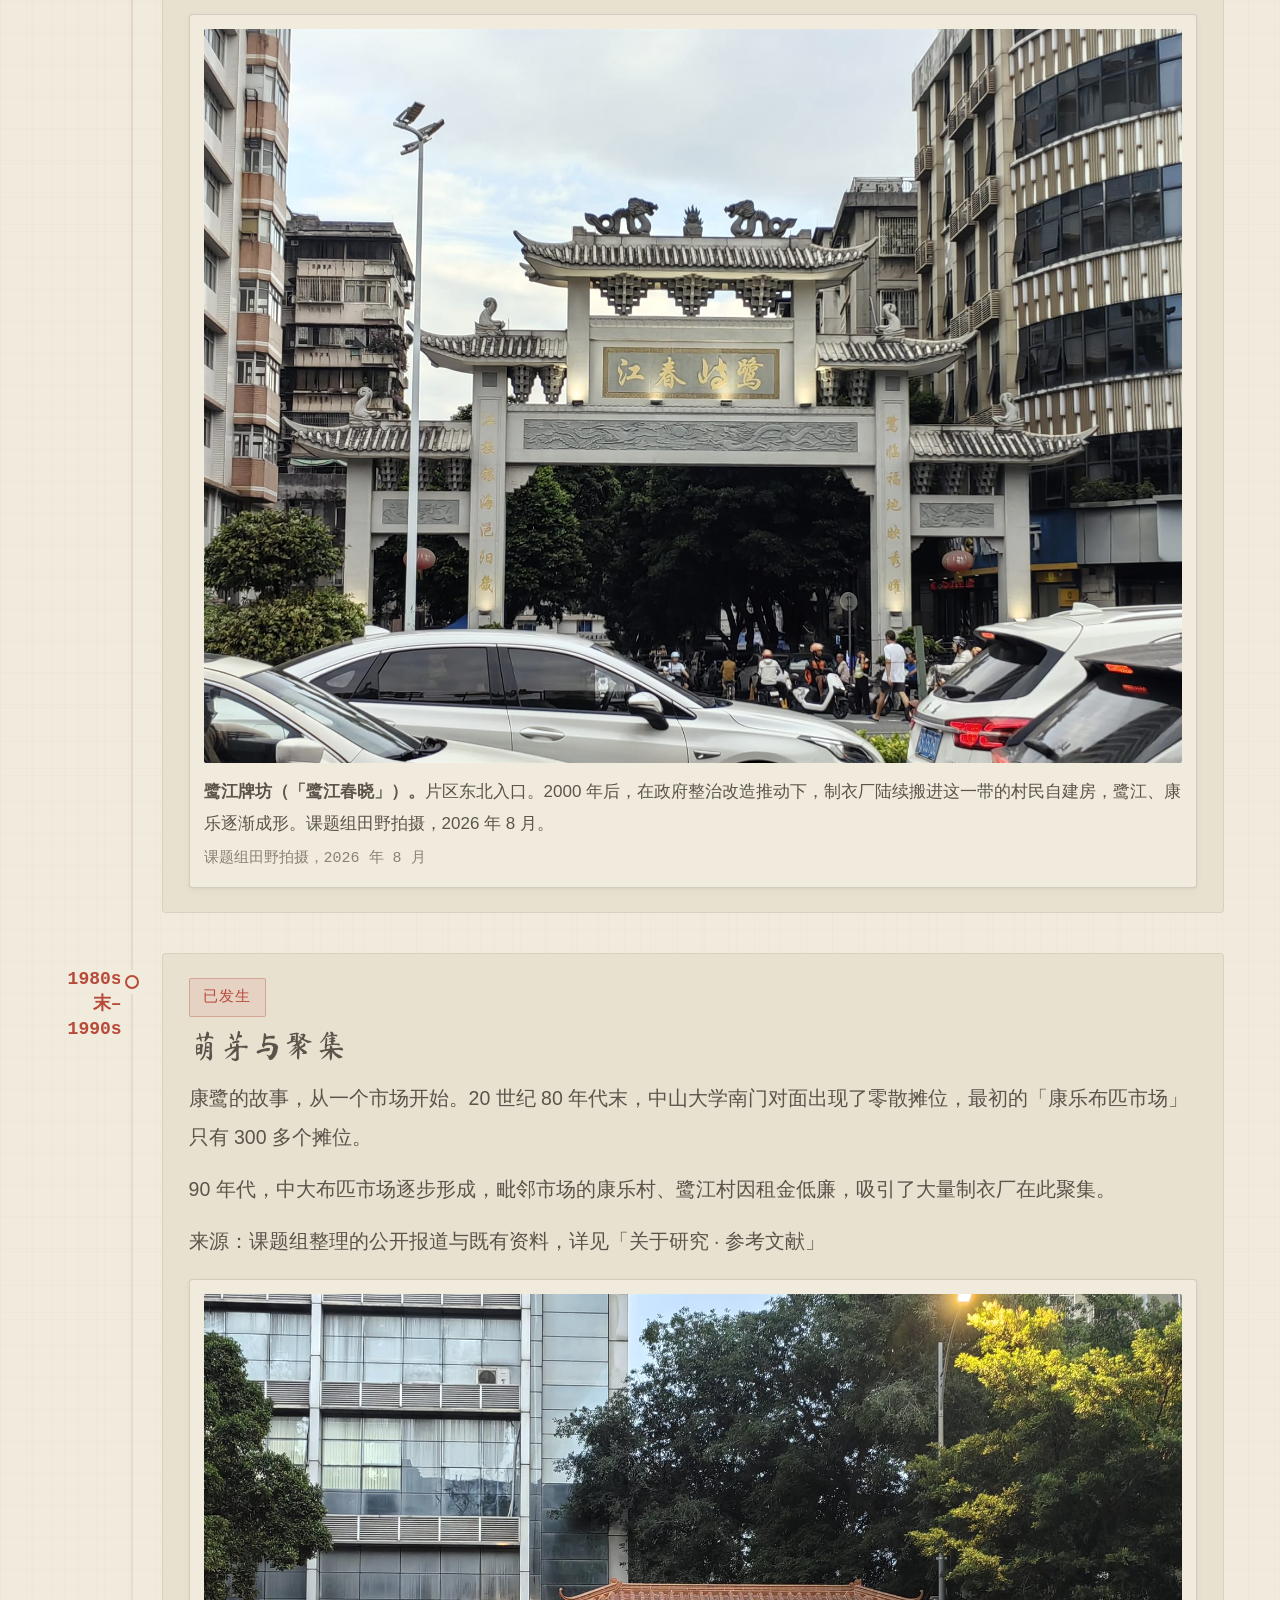
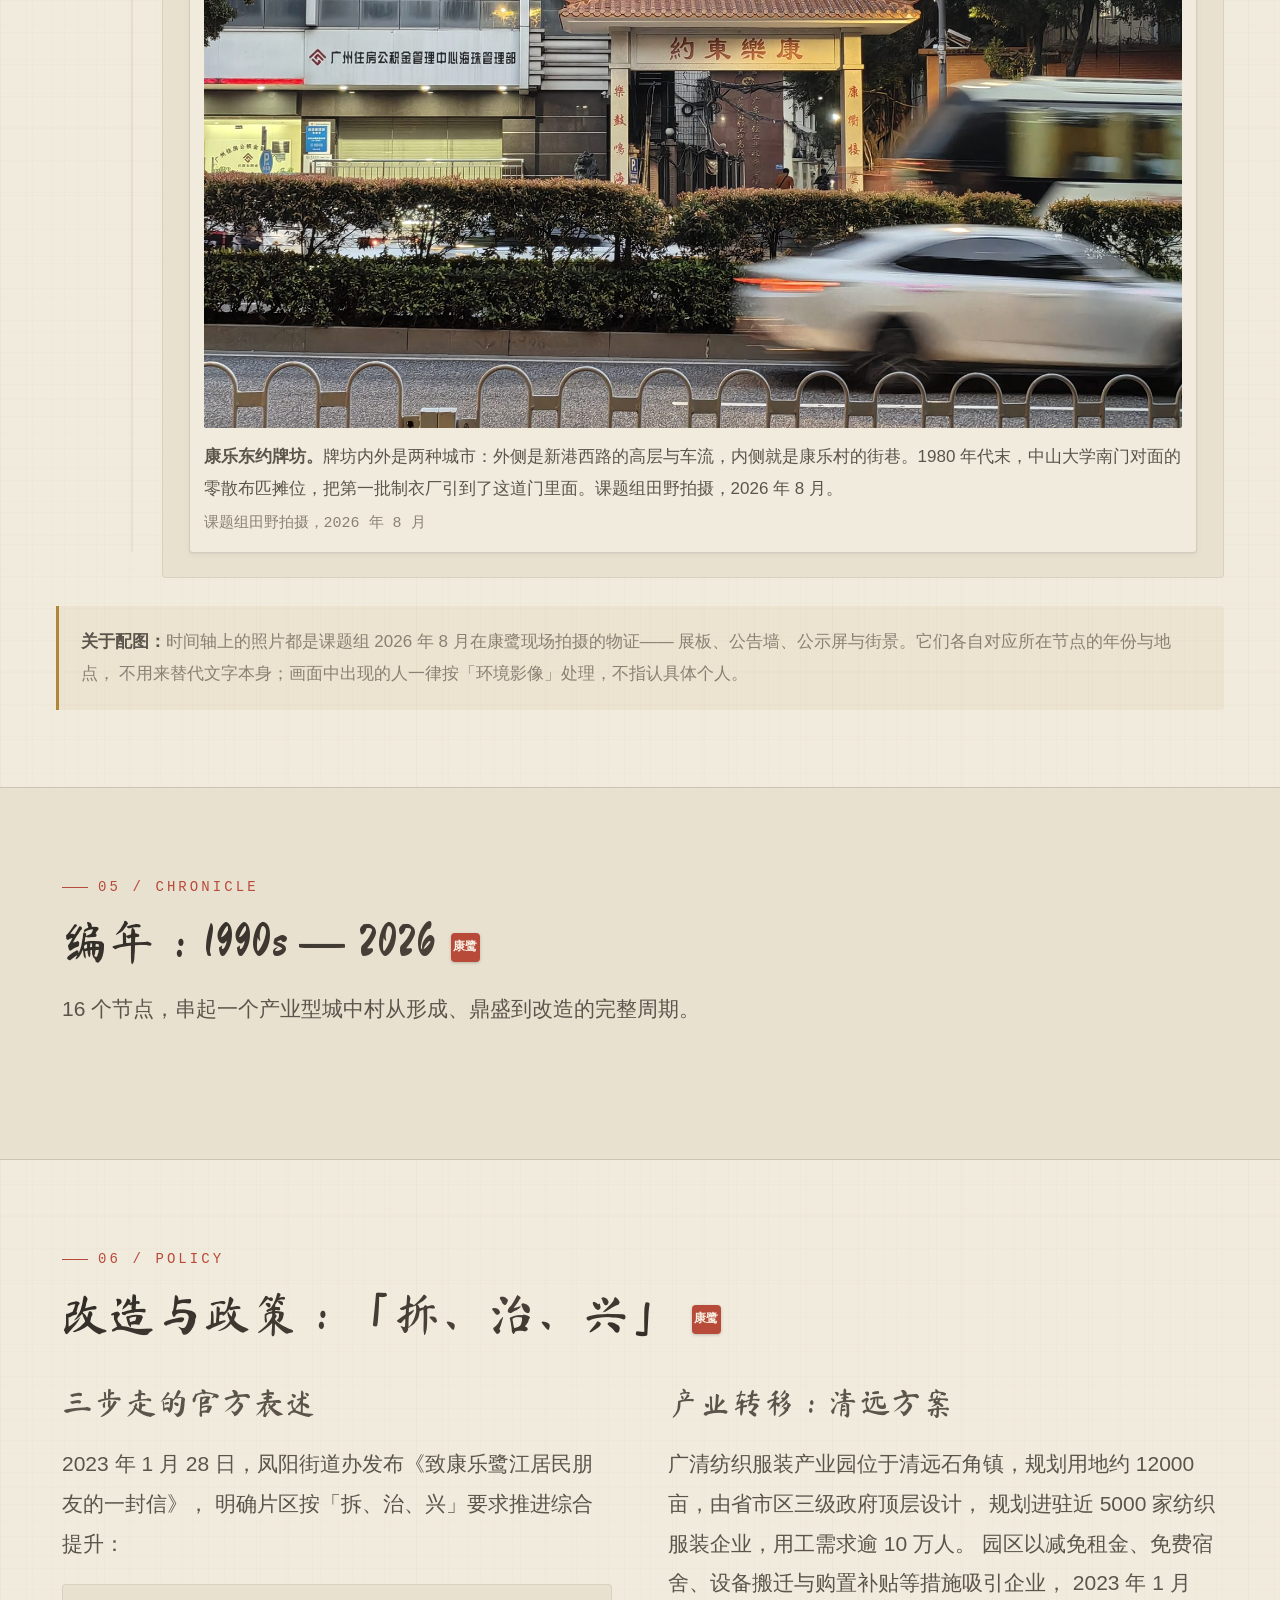
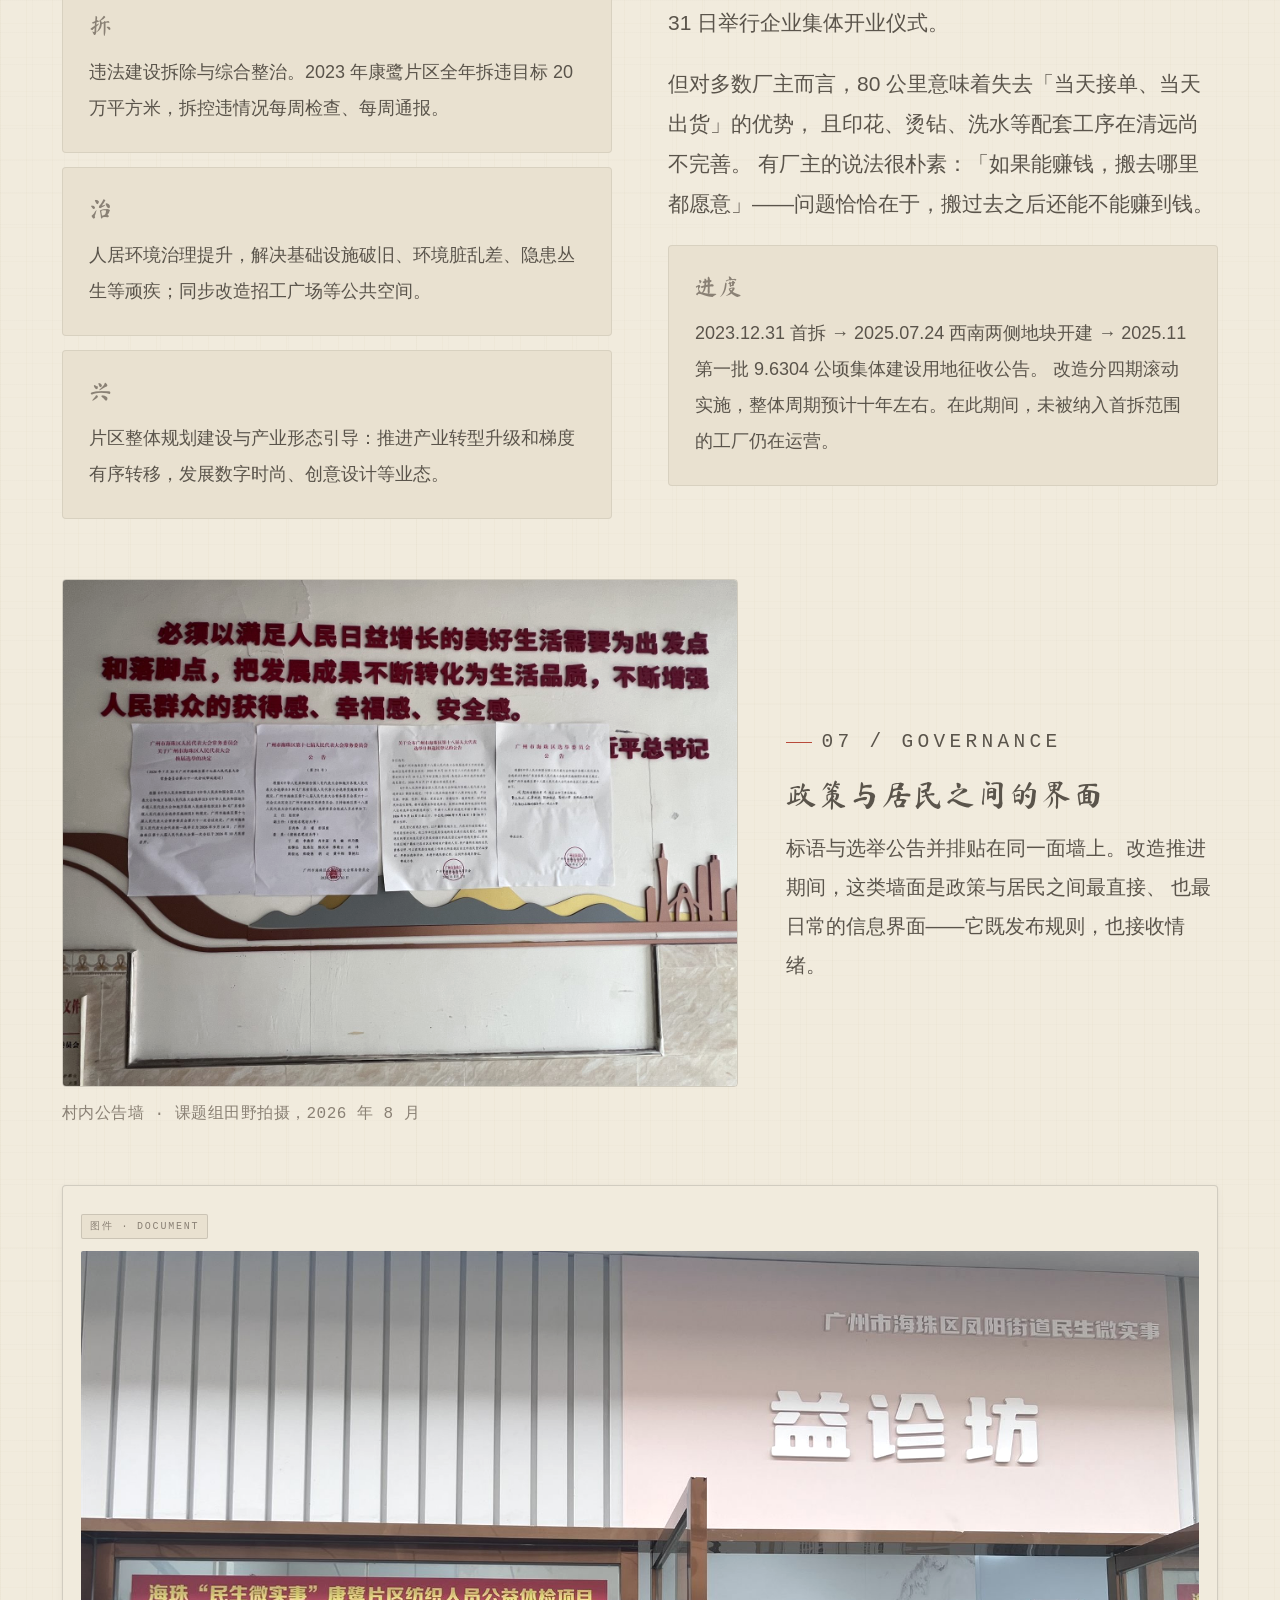
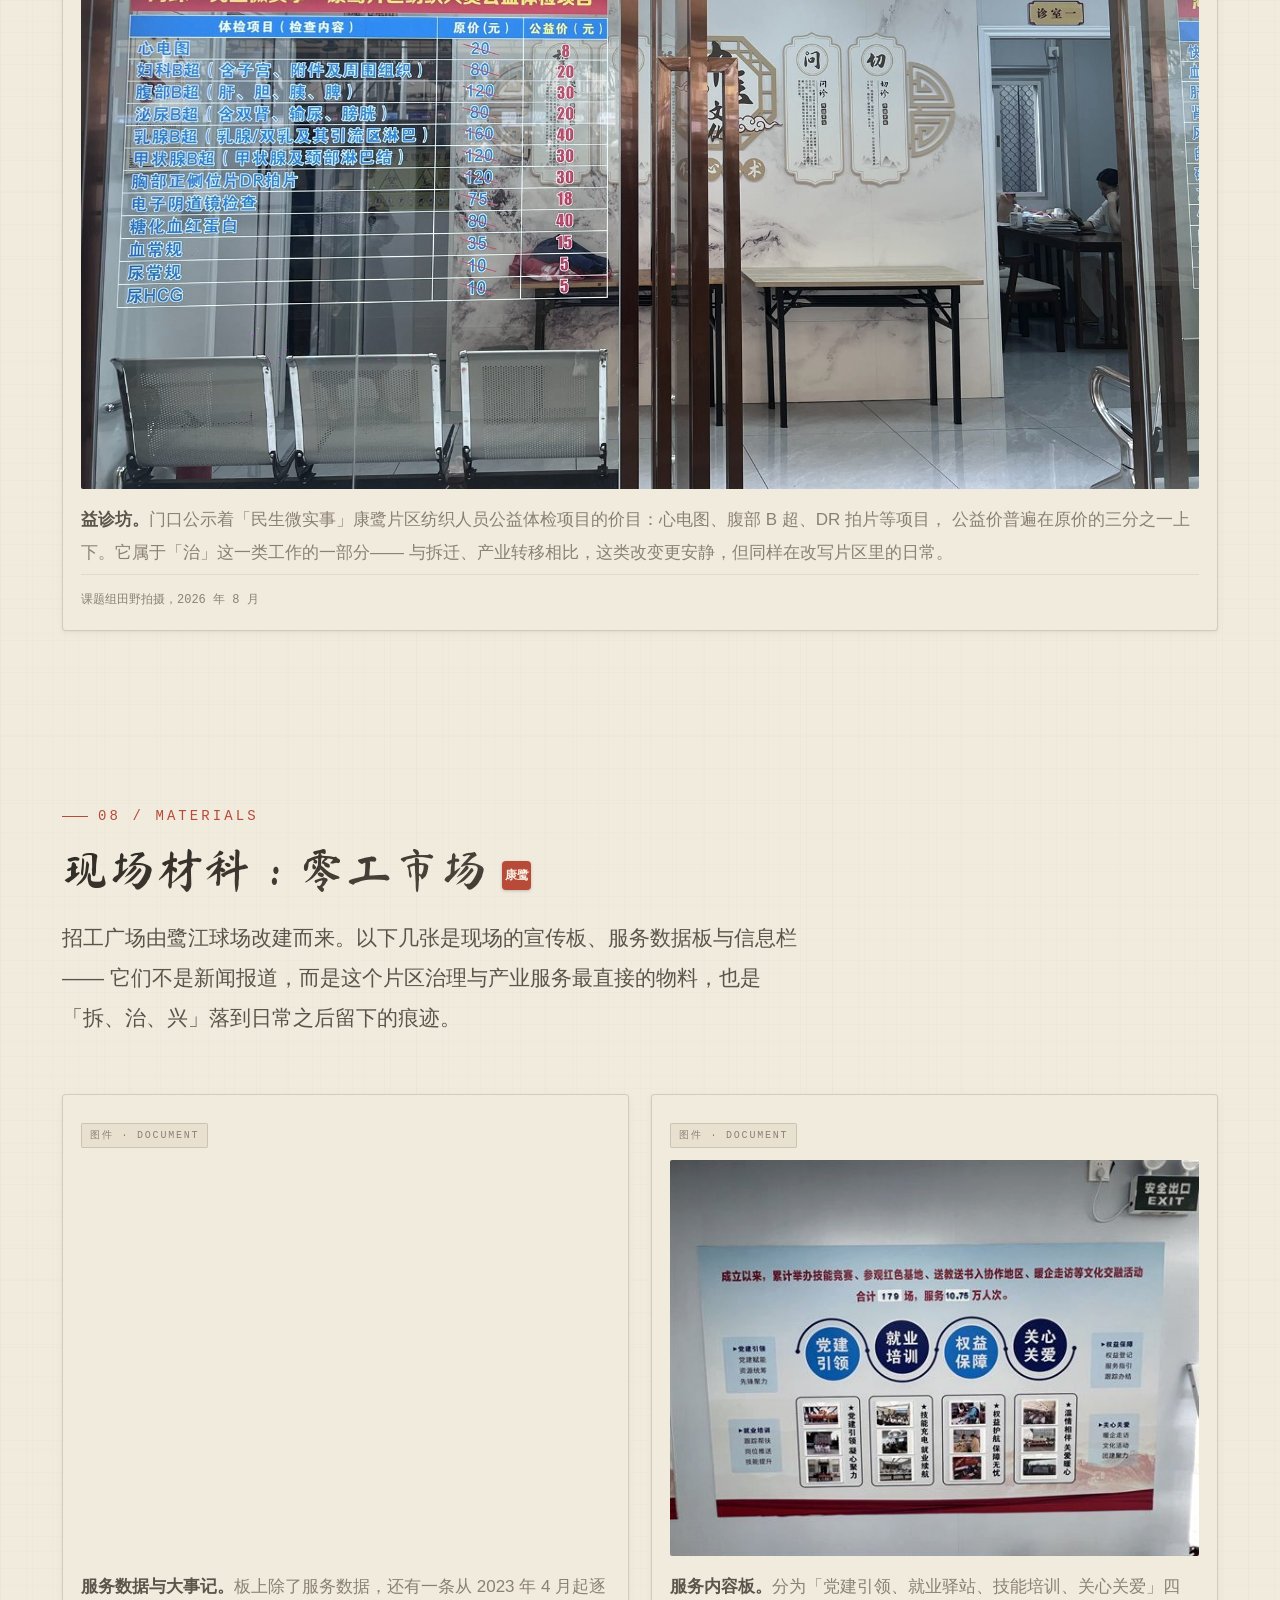
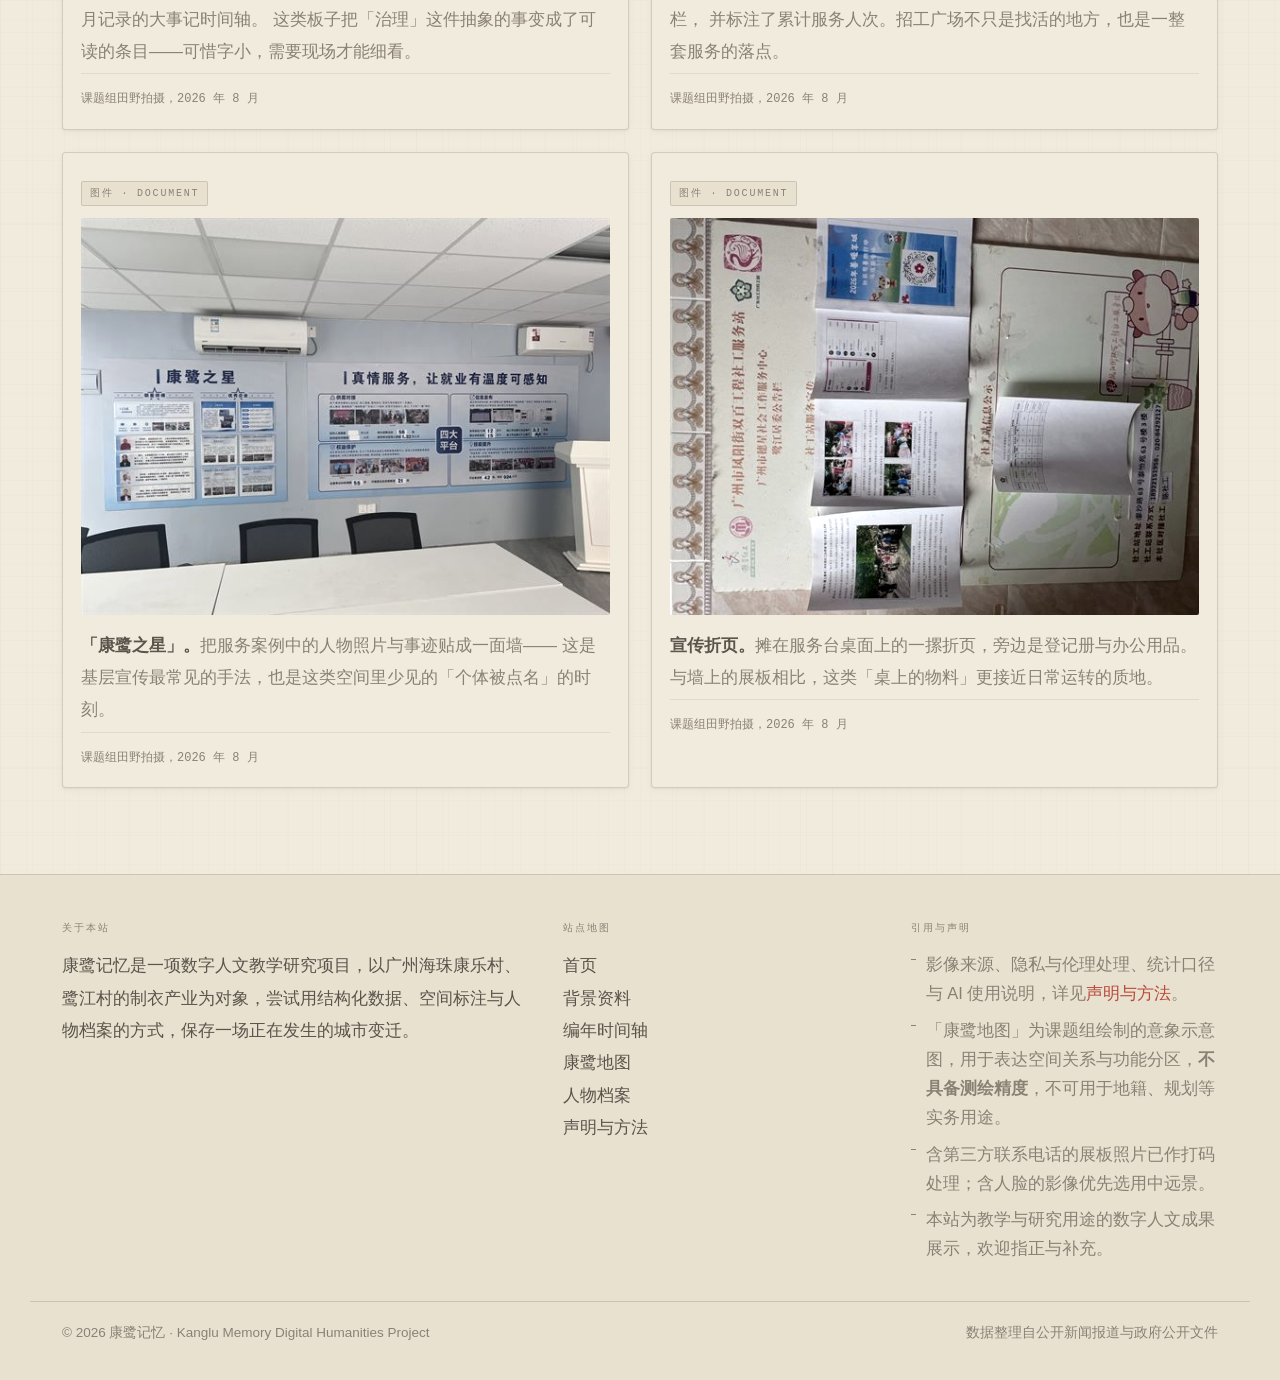
<file: kanglu-terminal/chronicle.html>
<!DOCTYPE html>
<html lang="zh-CN">
<head>
<meta charset="UTF-8">
<meta name="viewport" content="width=device-width, initial-scale=1">
<title>变迁记录 · 康鹭记忆</title>
<meta name="description" content="康鹭记忆：以数字人文方法记录广州海珠康乐村、鹭江村制衣产业的空间、产业与人物档案。">
<link rel="stylesheet" href="assets/css/style.css?v=20260920-61xu">
<link rel="stylesheet" href="assets/css/chapters.css?v=20260920-61xu">
<link rel="stylesheet" href="assets/css/brush.css?v=20260920-61xu">
<!-- share-card -->
  <meta property="og:type" content="website">
  <meta property="og:site_name" content="康鹭记忆">
  <meta property="og:title" content="变迁记录 · 康鹭记忆">
  <meta property="og:description" content="一平方公里的城中村里，近 2 万家制衣厂昼夜运转，10 万常住人口中八成以上是外来务工者；24 小时能把一卷布变成成衣，如今正经历「广州最贵旧改」。">
  <meta property="og:image" content="https://sunset-sunrise-sun.github.io/---/kanglu-terminal/assets/img/share-card.jpg">
  <meta property="og:image:width" content="1200">
  <meta property="og:image:height" content="630">
  <meta property="og:url" content="https://sunset-sunrise-sun.github.io/---/kanglu-terminal/index.html">
  <meta name="twitter:card" content="summary_large_image">
  <meta name="twitter:title" content="变迁记录 · 康鹭记忆">
  <meta name="twitter:description" content="一平方公里的城中村里，近 2 万家制衣厂昼夜运转，10 万常住人口中八成以上是外来务工者；24 小时能把一卷布变成成衣，如今正经历「广州最贵旧改」。">
  <meta name="twitter:image" content="https://sunset-sunrise-sun.github.io/---/kanglu-terminal/assets/img/share-card.jpg">
  <link rel="icon" href="assets/img/favicon.svg">
  <link rel="alternate icon" href="assets/img/icon-180.png">
  <link rel="apple-touch-icon" href="assets/img/icon-180.png">
</head>
<body data-page="chronicle">

<header class="site-head">
  <div class="head-inner">
    <a class="brand" href="index.html">
      <span class="brand-mark"><svg class="brand-bird" viewBox="2 2 52 49" aria-hidden="true"><path d="M22 37v10M31 37v10" fill="none" stroke="#B84A3A" stroke-width="2.8" stroke-linecap="round"/><path d="M18.6 47h6.8M27.6 47h6.8" fill="none" stroke="#B84A3A" stroke-width="2.8" stroke-linecap="round"/><ellipse cx="26" cy="28" rx="14.5" ry="10.5" fill="#F1EBDD" stroke="#302D28" stroke-width="2.6"/><path d="M19 25c5-5 12-5 16 1-4 6-12 7-16-1z" fill="#eae2d3" stroke="#302D28" stroke-width="2.2"/><circle cx="39" cy="16" r="9.5" fill="#F1EBDD" stroke="#302D28" stroke-width="2.6"/><path d="M33 8c2-5 7-6 10-3-3 .5-5 2-6 4.5" fill="none" stroke="#302D28" stroke-width="2.2" stroke-linecap="round"/><circle cx="42" cy="14" r="2" fill="#302D28"/><path d="M48 14l8 2.4-8 2.4z" fill="#B84A3A"/></svg></span>
      <span class="brand-txt">
        <b>康鹭记忆</b>
        <i>KANGLU MEMORY</i>
      </span>
    </a>
    <button class="nav-toggle" aria-label="菜单"><i></i></button>
    <nav class="nav">
      <a href="index.html" data-nav="home">走进康鹭</a>
      <a href="map.html" data-nav="map">康鹭地图</a>
      <a href="background.html" data-nav="background">产业背景</a>
      <a href="chronicle.html" data-nav="chronicle">变迁记录</a>
      <a href="people.html" data-nav="people">人物档案</a>
      <a href="statement.html" data-nav="statement">关于研究</a>
    </nav>
  </div>
</header>

<!-- ===== 变迁记录：有日期、有来源的节点 ===== -->
<section class="chapter" style="padding-top:clamp(30px,4vw,56px)">
  <div class="chapter-inner">
    <p class="chapter-mark"><b>05</b> <span class="cm-txt">变迁记录<span class="cm-en">有日期的节点 · 现场的物证</span></span></p>
    <h1 style="margin:0 0 16px">正在发生的改变</h1>
    <p class="chapter-lede">
      这里只收录<b>有明确日期与出处</b>的节点。每条都标注了它是<b>已经发生</b>还是<b>规划 / 预期</b>——
      我们不做逐年拆建动画，因为没有逐年可核的建筑资料；也不把规划愿景写成既成事实。
    </p>
    <p class="note" style="max-width:66ch">
      说明：早期旧改时间线在不同报道中存在出入（启动年份等）。这里以课题组整理的版本为准，
      所有条目可在「关于研究 · 参考文献」中追溯；存在争议的条目已标注。
    </p>

    <!-- 变迁时间轴：轴线 + 年份 + 节点圆点 + 卡片，每个节点配一张现场物证照片。
         思路借自旧站的「发展历程 / 田野回声」，但结构与样式全部重写，不复用其内联渲染脚本。 -->
    <div class="chronicle" id="chronicleList" style="margin-top:36px"></div>

    <p class="chronicle-foot">
      <b>关于配图：</b>时间轴上的照片都是课题组 2026 年 8 月在康鹭现场拍摄的物证——
      展板、公告墙、公示屏与街景。它们各自对应所在节点的年份与地点，
      不用来替代文字本身；画面中出现的人一律按「环境影像」处理，不指认具体个人。
    </p>
  </div>
</section>

<!-- ===== 改造成策：从「产业背景」拆出 ===== -->



<!-- ===== 以下三节原属「背景资料」，已按结构归口到「变迁记录」 ===== -->
<section id="chronicle" style="background:var(--paper-2);border-top:1px solid var(--line);border-bottom:1px solid var(--line)">
  <div class="wrap">
    <div class="sec-head reveal">
      <p class="eyebrow">05 / Chronicle</p>
      <h2 class="h-sec">编年：1990s — 2026</h2>
      <p class="lead">16 个节点，串起一个产业型城中村从形成、鼎盛到改造的完整周期。</p>
    </div>
    <ul class="tl" id="tlFull"></ul>
  </div>
</section>

<section id="policy">
  <div class="wrap">
    <div class="sec-head reveal">
      <p class="eyebrow">06 / Policy</p>
      <h2 class="h-sec">改造与政策：「拆、治、兴」</h2>
    </div>
    <div class="two-col">
      <div class="reveal">
        <h3 class="h-sub" style="margin-bottom:14px">三步走的官方表述</h3>
        <p class="lead">
          2023 年 1 月 28 日，凤阳街道办发布《致康乐鹭江居民朋友的一封信》，
          明确片区按「拆、治、兴」要求推进综合提升：
        </p>
        <div class="card" style="margin-bottom:14px"><h4>拆</h4><p>违法建设拆除与综合整治。2023 年康鹭片区全年拆违目标 20 万平方米，拆控违情况每周检查、每周通报。</p></div>
        <div class="card" style="margin-bottom:14px"><h4>治</h4><p>人居环境治理提升，解决基础设施破旧、环境脏乱差、隐患丛生等顽疾；同步改造招工广场等公共空间。</p></div>
        <div class="card"><h4>兴</h4><p>片区整体规划建设与产业形态引导：推进产业转型升级和梯度有序转移，发展数字时尚、创意设计等业态。</p></div>
      </div>
      <div class="reveal">
        <h3 class="h-sub" style="margin-bottom:14px">产业转移：清远方案</h3>
        <p class="lead">
          广清纺织服装产业园位于清远石角镇，规划用地约 12000 亩，由省市区三级政府顶层设计，
          规划进驻近 5000 家纺织服装企业，用工需求逾 10 万人。
          园区以减免租金、免费宿舍、设备搬迁与购置补贴等措施吸引企业，
          2023 年 1 月 31 日举行企业集体开业仪式。
        </p>
        <p class="lead">
          但对多数厂主而言，80 公里意味着失去「当天接单、当天出货」的优势，
          且印花、烫钻、洗水等配套工序在清远尚不完善。
          有厂主的说法很朴素：「如果能赚钱，搬去哪里都愿意」——问题恰恰在于，搬过去之后还能不能赚到钱。
        </p>
        <div class="card" style="margin-top:20px">
          <h4>进度</h4>
          <p>2023.12.31 首拆 → 2025.07.24 西南两侧地块开建 → 2025.11 第一批 9.6304 公顷集体建设用地征收公告。
             改造分四期滚动实施，整体周期预计十年左右。在此期间，未被纳入首拆范围的工厂仍在运营。</p>
        </div>
      </div>
    </div>

    <div class="feature reveal">
      <figure class="feature-media">
        <img src="assets/img/boards/board-notice-wall.jpg"
             srcset="assets/img/boards/board-notice-wall-thumb.jpg 560w, assets/img/boards/board-notice-wall.jpg 1600w"
             sizes="(max-width:1080px) 100vw, 640px" width="1600" height="1200"
             loading="lazy" decoding="async"
             alt="村内墙面：上方为红色标语，下方张贴着区人民代表大会换届选举等数份公告">
        <figcaption>村内公告墙 · 课题组田野拍摄，2026 年 8 月</figcaption>
      </figure>
      <div class="feature-body">
        <p class="eyebrow">07 / Governance</p>
        <h3>政策与居民之间的界面</h3>
        <p>
          标语与选举公告并排贴在同一面墙上。改造推进期间，这类墙面是政策与居民之间最直接、
          也最日常的信息界面——它既发布规则，也接收情绪。
        </p>
      </div>
    </div>

    <figure class="panel reveal" style="margin-top:56px">
      <span class="panel-tag">图件 · Document</span>
      <img src="assets/img/field/clinic-yizhen.jpg"
           srcset="assets/img/field/clinic-yizhen-thumb.jpg 560w, assets/img/field/clinic-yizhen.jpg 1800w"
           sizes="(max-width:760px) 100vw, 1100px" width="1800" height="1350"
           loading="lazy" decoding="async"
           alt="益诊坊门口的公示屏，列出康鹭片区纺织人员公益体检项目的检查内容、原价与公益价">
      <figcaption>
        <b>益诊坊。</b>门口公示着「民生微实事」康鹭片区纺织人员公益体检项目的价目：心电图、腹部 B 超、DR 拍片等项目，
        公益价普遍在原价的三分之一上下。它属于「治」这一类工作的一部分——
        与拆迁、产业转移相比，这类改变更安静，但同样在改写片区里的日常。
        <span class="src">课题组田野拍摄，2026 年 8 月</span>
      </figcaption>
    </figure>
  </div>
</section>

<section id="materials">
  <div class="wrap">
    <div class="sec-head reveal">
      <p class="eyebrow">08 / Materials</p>
      <h2 class="h-sec">现场材料：零工市场</h2>
      <p class="lead">
        招工广场由鹭江球场改建而来。以下几张是现场的宣传板、服务数据板与信息栏——
        它们不是新闻报道，而是这个片区治理与产业服务最直接的物料，也是「拆、治、兴」落到日常之后留下的痕迹。
      </p>
    </div>

    <div class="panel-row reveal">
      <figure class="panel">
        <span class="panel-tag">图件 · Document</span>
        <img src="assets/img/boards/board-data-timeline.jpg"
             srcset="assets/img/boards/board-data-timeline-thumb.jpg 560w, assets/img/boards/board-data-timeline.jpg 1600w"
             sizes="(max-width:760px) 100vw, 560px" width="1600" height="1200"
             loading="lazy" decoding="async"
             alt="墙上挂着零工市场的服务数据板与大事记时间轴，时间轴从 2023 年 4 月起逐月记录">
        <figcaption>
          <b>服务数据与大事记。</b>板上除了服务数据，还有一条从 2023 年 4 月起逐月记录的大事记时间轴。
          这类板子把「治理」这件抽象的事变成了可读的条目——可惜字小，需要现场才能细看。
          <span class="src">课题组田野拍摄，2026 年 8 月</span>
        </figcaption>
      </figure>

      <figure class="panel">
        <span class="panel-tag">图件 · Document</span>
        <img src="assets/img/boards/board-services.jpg"
             srcset="assets/img/boards/board-services-thumb.jpg 560w, assets/img/boards/board-services.jpg 1600w"
             sizes="(max-width:760px) 100vw, 560px" width="1600" height="1200"
             loading="lazy" decoding="async"
             alt="零工市场服务内容宣传板，分为党建引领、就业驿站、技能培训、关心关爱四栏">
        <figcaption>
          <b>服务内容板。</b>分为「党建引领、就业驿站、技能培训、关心关爱」四栏，
          并标注了累计服务人次。招工广场不只是找活的地方，也是一整套服务的落点。
          <span class="src">课题组田野拍摄，2026 年 8 月</span>
        </figcaption>
      </figure>

      <figure class="panel">
        <span class="panel-tag">图件 · Document</span>
        <img src="assets/img/boards/board-star.jpg"
             srcset="assets/img/boards/board-star-thumb.jpg 560w, assets/img/boards/board-star.jpg 1600w"
             sizes="(max-width:760px) 100vw, 560px" width="1600" height="1200"
             loading="lazy" decoding="async"
             alt="「康鹭之星」服务案例宣传板，贴着若干人物照片与事迹介绍">
        <figcaption>
          <b>「康鹭之星」。</b>把服务案例中的人物照片与事迹贴成一面墙——
          这是基层宣传最常见的手法，也是这类空间里少见的「个体被点名」的时刻。
          <span class="src">课题组田野拍摄，2026 年 8 月</span>
        </figcaption>
      </figure>

      <figure class="panel">
        <span class="panel-tag">图件 · Document</span>
        <img src="assets/img/boards/board-leaflet.jpg"
             srcset="assets/img/boards/board-leaflet-thumb.jpg 560w, assets/img/boards/board-leaflet.jpg 1600w"
             sizes="(max-width:760px) 100vw, 560px" width="1600" height="1200"
             loading="lazy" decoding="async"
             alt="服务台桌面上摊开的零工市场宣传折页，旁边还有登记册与办公用品">
        <figcaption>
          <b>宣传折页。</b>摊在服务台桌面上的一摞折页，旁边是登记册与办公用品。
          与墙上的展板相比，这类「桌上的物料」更接近日常运转的质地。
          <span class="src">课题组田野拍摄，2026 年 8 月</span>
        </figcaption>
      </figure>
    </div>
  </div>
</section>

<footer class="site-foot">
  <div class="wrap foot-grid">
    <div>
      <h5>关于本站</h5>
      <p>康鹭记忆是一项数字人文教学研究项目，以广州海珠康乐村、鹭江村的制衣产业为对象，尝试用结构化数据、空间标注与人物档案的方式，保存一场正在发生的城市变迁。</p>
    </div>
    <div>
      <h5>站点地图</h5>
      <ul>
        <li><a href="index.html">首页</a></li>
        <li><a href="background.html">背景资料</a></li>
        <li><a href="background.html#chronicle">编年时间轴</a></li>
        <li><a href="map.html">康鹭地图</a></li>
        <li><a href="people.html">人物档案</a></li>
        <li><a href="statement.html">声明与方法</a></li>
      </ul>
    </div>
    <div>
      <h5>引用与声明</h5>
      <ul class="foot-notes">
        <li>影像来源、隐私与伦理处理、统计口径与 AI 使用说明，详见<a href="statement.html">声明与方法</a>。</li>
        <li>「康鹭地图」为课题组绘制的意象示意图，用于表达空间关系与功能分区，<b>不具备测绘精度</b>，不可用于地籍、规划等实务用途。</li>
        <li>含第三方联系电话的展板照片已作打码处理；含人脸的影像优先选用中远景。</li>
        <li>本站为教学与研究用途的数字人文成果展示，欢迎指正与补充。</li>
      </ul>
    </div>
  </div>
  <div class="foot-bot">
    <span>© 2026 康鹭记忆 · Kanglu Memory Digital Humanities Project</span>
    <span>数据整理自公开新闻报道与政府公开文件</span>
  </div>
</footer>

<script src="assets/js/data.js?v=20260920-61xu"></script>
<script src="assets/js/people-data.js?v=20260920-61xu"></script>
<script src="assets/js/main.js?v=20260920-61xu"></script>
<script src="assets/js/ai.js?v=20260920-61xu"></script>
<script>
  /* 变迁时间轴：按时间倒序渲染，标注「已发生 / 规划」
     ------------------------------------------------------------
     每个节点 = 年份（左轴外侧）+ 圆点 + 卡片（标题 / 状态标签 / 正文 / 来源）
     + 一张现场物证照片 + 可选的一句田野引语。
     配图与引语都按「era」字段对齐，不做顺序猜测：改 HISTORY 的顺序不会串图。
     所有图片均为课题组 2026 年 8 月在康鹭现场拍摄，图注写明拍摄内容与时间地点。 */
  var CHRONICLE_EXTRA = {
    '2024–至今': {
      now: true,
      img: {
        src: 'assets/img/boards/board-signage.jpg',
        alt: '海珠区纺织零工市场标识墙：白色墙面上是红字「海珠区纺织零工市场」与「新时代 新就业 新零工 新服务」标语',
        cap: '<b>海珠区纺织零工市场（标识墙）。</b>招工广场入口处的标识墙。广场由鹭江球场改建，2023 年 8 月启用；' +
             '到 2026 年，它已成为片区用工匹配的固定场所，日均人流量约 2 万人次。'
      },
      say: '一直在说，但只拆了那边一点点。'
    },
    '2023': {
      img: {
        src: 'assets/img/boards/board-data-timeline.jpg',
        alt: '零工市场服务数据板（左）与大事记时间轴展板（右）并排挂在墙上，大事记从2023年4月起逐月记录',
        cap: '<b>服务数据板与大事记时间轴。</b>挂在零工市场墙上的两块展板：左侧记录市场设置 6 大功能区、' +
             '搭建 3 个招工大棚、开通 10 台免费接驳便民巴士、累计往返运送超 334 万人次；' +
             '右侧的大事记从 2023 年 4 月起逐月记录。'
      },
      say: '也不知道什么时候拆到我们。'
    },
    '2020–2022': {
      img: {
        src: 'assets/img/boards/map-regulatory.jpg',
        alt: '原控规用地布局图：彩色地块标注新港西路、瑞康路、逸景路与广州大道南，图例标出「更新单元范围」与「改造范围」',
        cap: '<b>原控规用地布局图。</b>图上以红线标出「更新单元范围」与「改造范围」——' +
             '2020 年挂牌招商的凤和（康乐村、鹭江村）片区，就是这张图里的这块地。转载自公开渠道，仅作空间对照。'
      }
    },
    '2010s': {
      img: {
        src: 'assets/img/field/market-hiring-2.jpg',
        alt: '招工广场大棚下的招工与找活现场，人群密集',
        cap: '<b>今天的招工现场。</b>「小单快反」把用工推到极致，也就有了这种即招即用的场面：' +
             '老板举着样衣与工价牌，工人摸面料、估工价，几分钟完成一次匹配。<br>' +
             '环境影像，非本人肖像。课题组田野拍摄，2026 年 8 月。'
      }
    },
    '2000s': {
      img: {
        src: 'assets/img/field/arch-lujiang.jpg',
        alt: '鹭江村牌坊「鹭江春晓」，绿瓦飞檐，牌坊后是密集的自建楼与车流',
        cap: '<b>鹭江牌坊（「鹭江春晓」）。</b>片区东北入口。2000 年后，在政府整治改造推动下，' +
             '制衣厂陆续搬进这一带的村民自建房，鹭江、康乐逐渐成形。课题组田野拍摄，2026 年 8 月。'
      },
      say: '听说要拆，但还早。'
    },
    '1980s末–1990s': {
      img: {
        src: 'assets/img/field/arch-kangle-2.jpg',
        alt: '康乐东约牌坊夜景：朱红瓦顶的牌坊「康樂東約」夹在现代楼宇与车流之间',
        cap: '<b>康乐东约牌坊。</b>牌坊内外是两种城市：外侧是新港西路的高层与车流，' +
             '内侧就是康乐村的街巷。1980 年代末，中山大学南门对面的零散布匹摊位，' +
             '把第一批制衣厂引到了这道门里面。课题组田野拍摄，2026 年 8 月。'
      }
    }
  };

  (function () {
    var box = document.getElementById('chronicleList');
    if (!box || typeof HISTORY === 'undefined') return;

    /* 状态判定：标题与正文里出现「规划 / 拟 / 预计 / 计划 / 将」的，标为「规划 / 预期」 */
    function status(t) {
      return /规划|拟|预计|计划|将/.test(t) ? { label: '规划 / 预期', cls: '' } : { label: '已发生', cls: 'key' };
    }

    box.innerHTML = HISTORY.slice().reverse().map(function (x) {
      var ex   = CHRONICLE_EXTRA[x.era] || {};
      var body = (x.body || []).join('');
      var st   = status(x.title + body);

      var fig = '';
      if (ex.img) {
        fig = '<figure class="chronicle-fig">'
            + '<img src="' + ex.img.src + '" alt="' + ex.img.alt + '" loading="lazy" decoding="async">'
            + '<figcaption>' + ex.img.cap
            + '<span class="cf-src">课题组田野拍摄，2026 年 8 月</span></figcaption>'
            + '</figure>';
      }

      var say = ex.say
        ? '<blockquote class="chronicle-say">「' + ex.say + '」'
          + '<cite>—— 2026 年 8 月田野走访中，康鹭制衣从业者与居民谈旧改时的原话</cite></blockquote>'
        : '';

      return '<article class="chronicle-item reveal' + (ex.now ? ' now' : '') + '">'
        + '<time class="era">' + x.era + '</time>'
        + '<div class="card">'
        + '<span class="tag ' + (st.cls ? 'brick' : '') + '">' + st.label + '</span>'
        + '<h3>' + x.title + '</h3>'
        + (x.body || []).map(function (p) { return '<p>' + p + '</p>'; }).join('')
        + '<p class="svc">来源：课题组整理的公开报道与既有资料，详见「关于研究 · 参考文献」</p>'
        + say
        + fig
        + '</div>'
        + '</article>';
    }).join('');
  })();
</script>
<script>initReveal();</script>
</body>
</html>
</file>
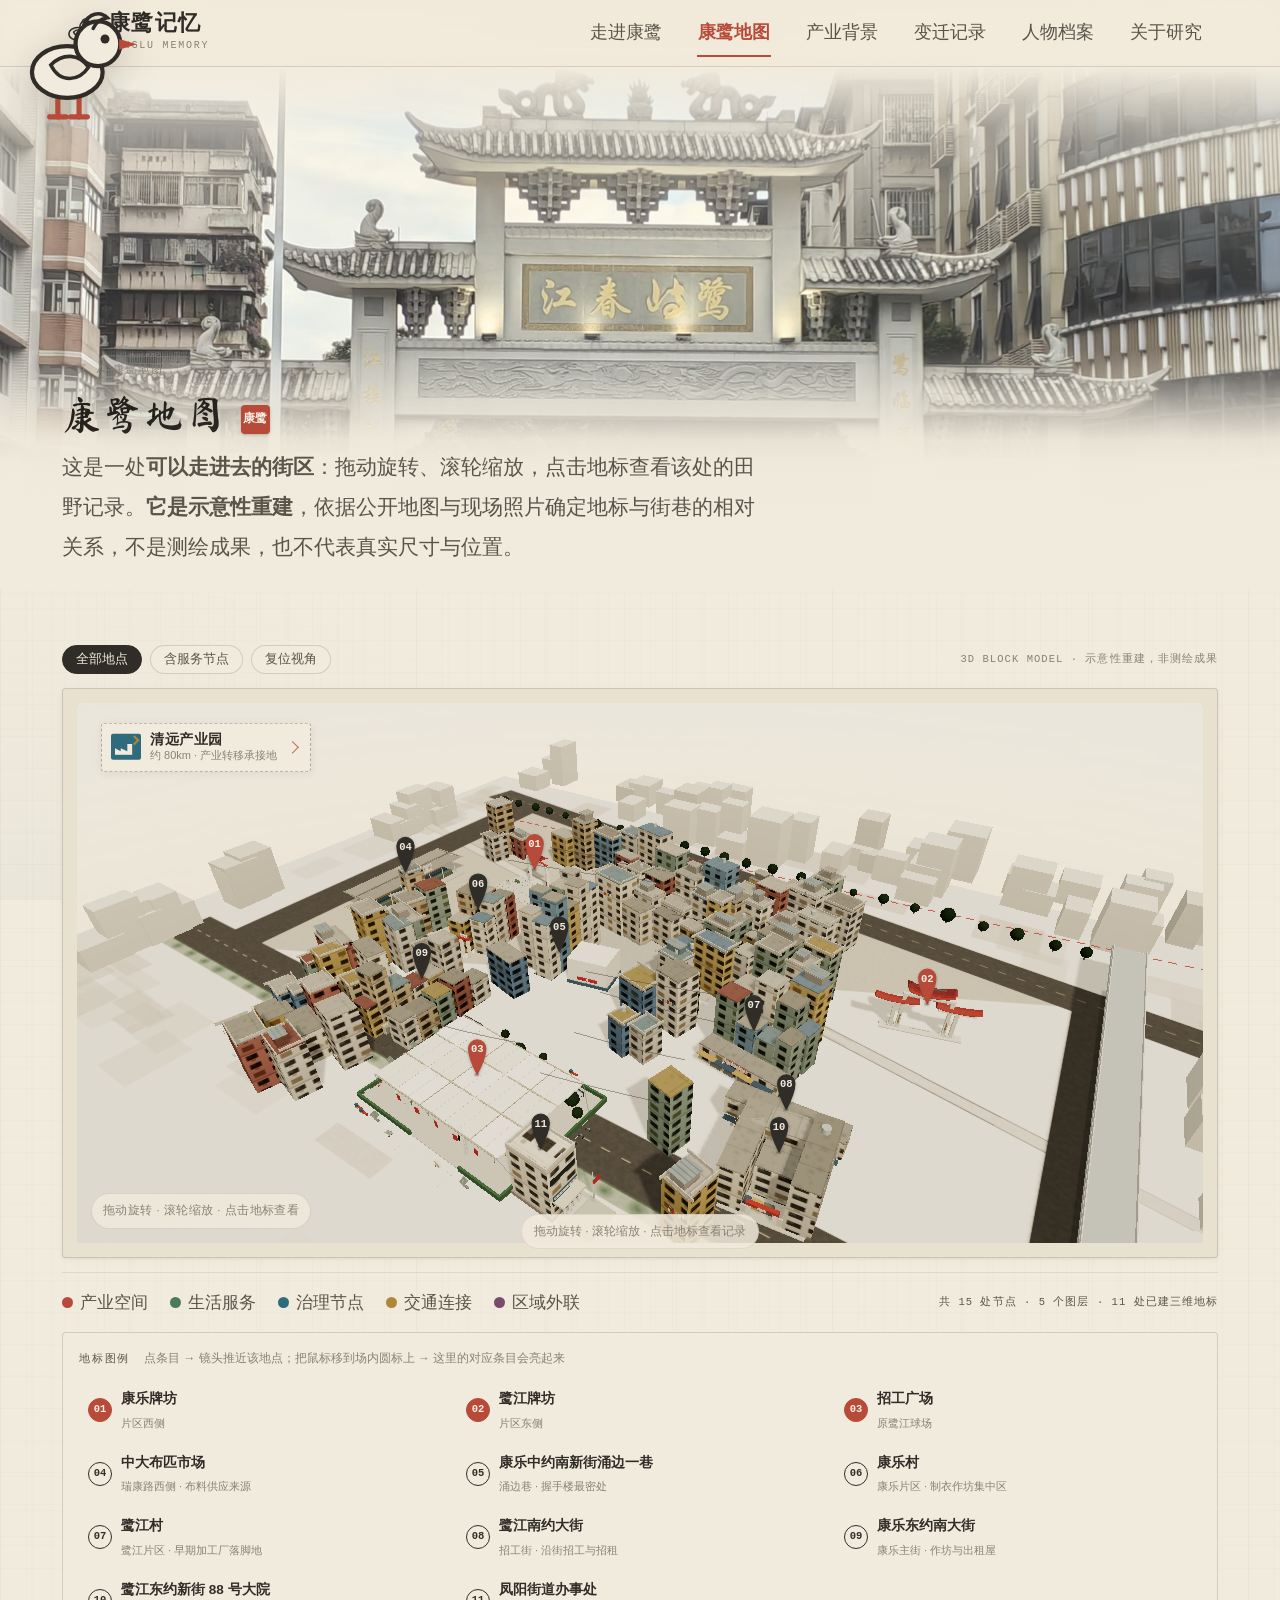
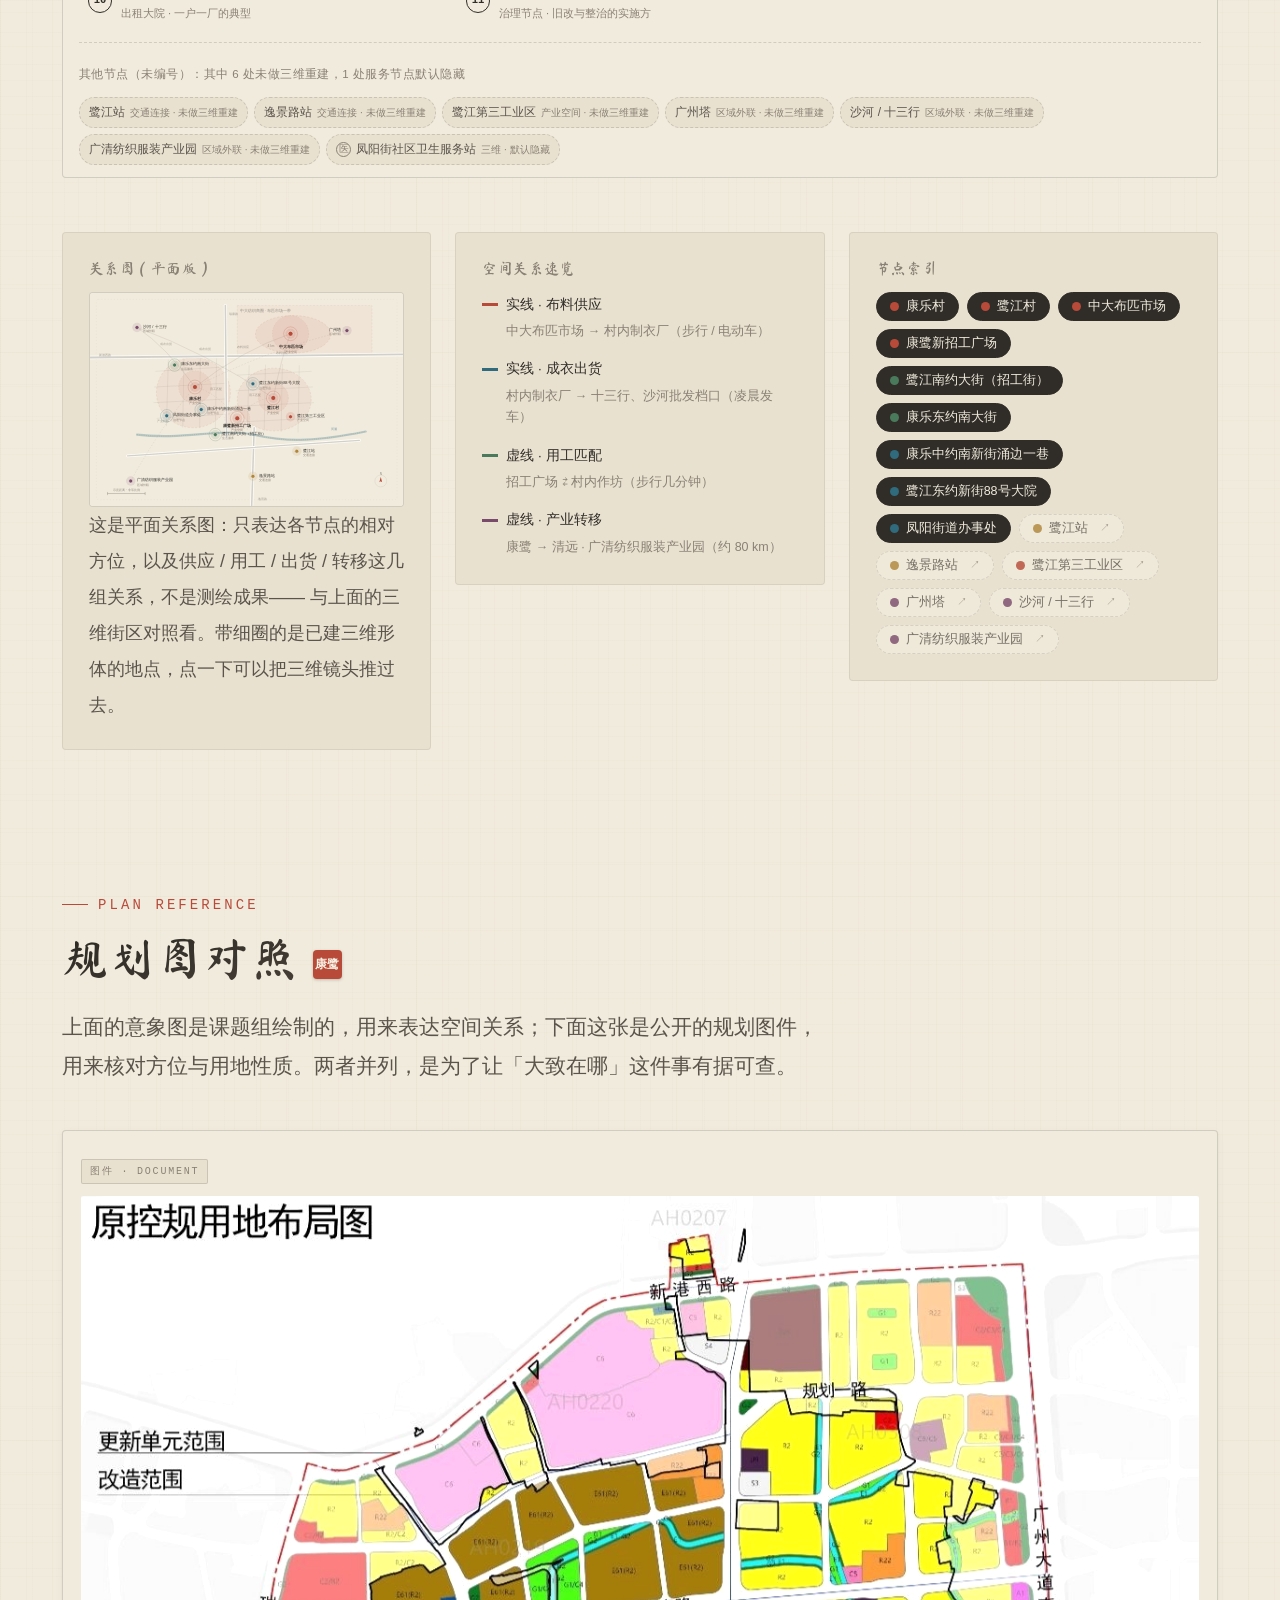
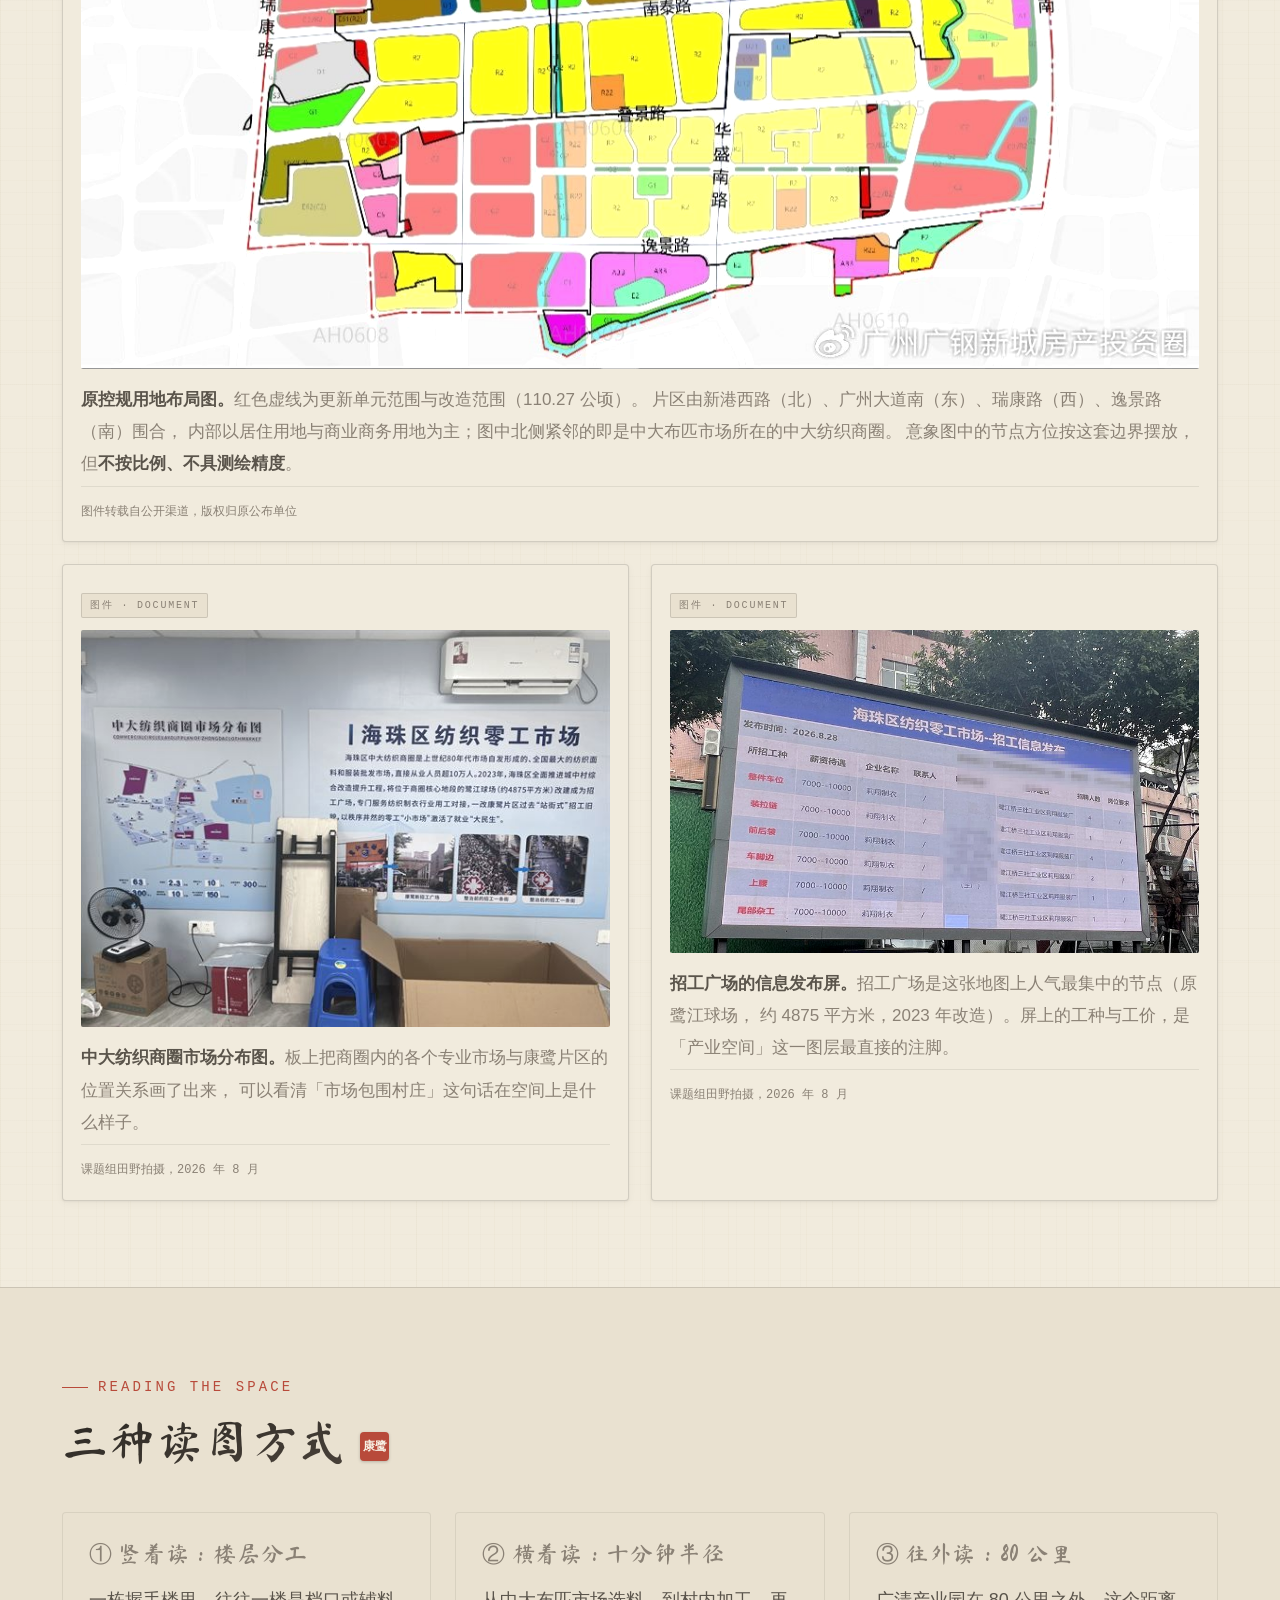
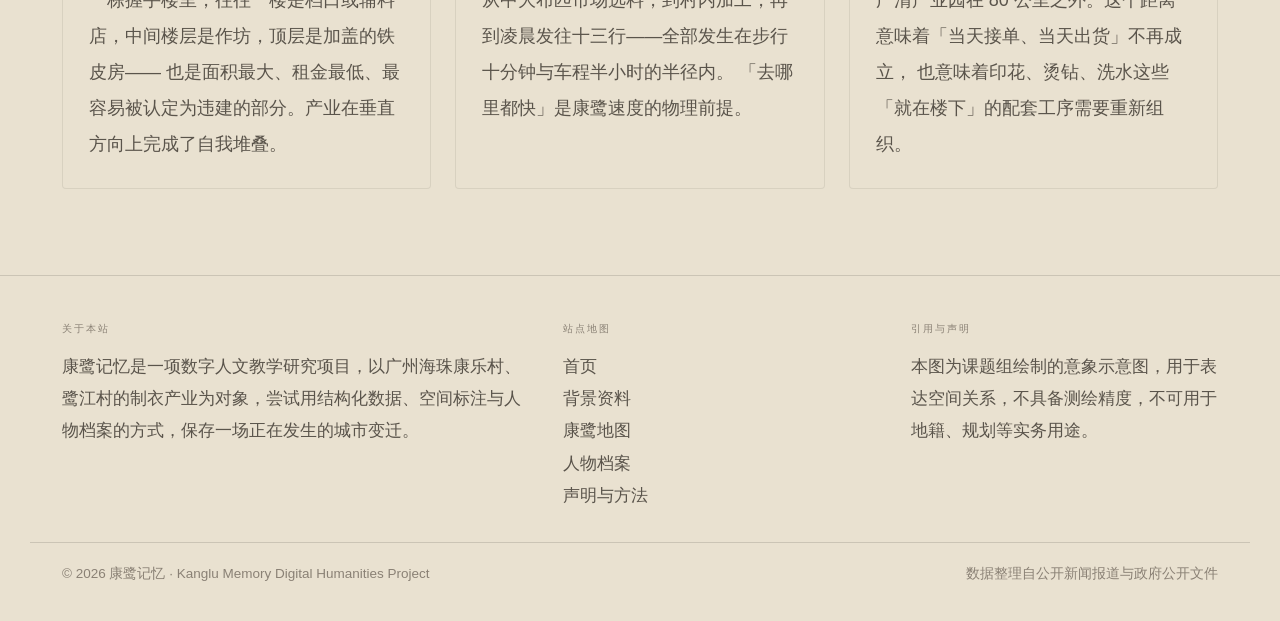
<file: kanglu-terminal/map.html>
<!DOCTYPE html>
<html lang="zh-CN">
<head>
<meta charset="UTF-8">
<meta name="viewport" content="width=device-width, initial-scale=1">
<title>康鹭地图 · 康鹭记忆</title>
<meta name="description" content="广州康鹭片区意象地图：产业空间、生活服务、治理节点、交通连接与区域外联五个图层，点击节点查看田野记录。">
<link rel="stylesheet" href="assets/css/style.css?v=20260920-61xu">
<link rel="stylesheet" href="assets/css/scene3d.css?v=20260920-61xu">
<link rel="stylesheet" href="assets/css/scene-host.css?v=20260920-61xu">
<!-- share-card -->
  <meta property="og:type" content="website">
  <meta property="og:site_name" content="康鹭记忆">
  <meta property="og:title" content="康鹭地图 · 康鹭记忆">
  <meta property="og:description" content="一平方公里的城中村里，近 2 万家制衣厂昼夜运转，10 万常住人口中八成以上是外来务工者；24 小时能把一卷布变成成衣，如今正经历「广州最贵旧改」。">
  <meta property="og:image" content="https://sunset-sunrise-sun.github.io/---/kanglu-terminal/assets/img/share-card.jpg">
  <meta property="og:image:width" content="1200">
  <meta property="og:image:height" content="630">
  <meta property="og:url" content="https://sunset-sunrise-sun.github.io/---/kanglu-terminal/map.html">
  <meta name="twitter:card" content="summary_large_image">
  <meta name="twitter:title" content="康鹭地图 · 康鹭记忆">
  <meta name="twitter:description" content="一平方公里的城中村里，近 2 万家制衣厂昼夜运转，10 万常住人口中八成以上是外来务工者；24 小时能把一卷布变成成衣，如今正经历「广州最贵旧改」。">
  <meta name="twitter:image" content="https://sunset-sunrise-sun.github.io/---/kanglu-terminal/assets/img/share-card.jpg">
  <link rel="icon" href="assets/img/favicon.svg">
  <link rel="alternate icon" href="assets/img/icon-180.png">
  <link rel="apple-touch-icon" href="assets/img/icon-180.png">
<link rel="stylesheet" href="assets/css/brush.css?v=20260920-61xu">
</head>
<body data-page="map">

<header class="site-head">
  <div class="head-inner">
    <a class="brand" href="index.html">
      <span class="brand-mark"><svg class="brand-bird" viewBox="2 2 52 49" aria-hidden="true"><path d="M22 37v10M31 37v10" fill="none" stroke="#B84A3A" stroke-width="2.8" stroke-linecap="round"/><path d="M18.6 47h6.8M27.6 47h6.8" fill="none" stroke="#B84A3A" stroke-width="2.8" stroke-linecap="round"/><ellipse cx="26" cy="28" rx="14.5" ry="10.5" fill="#F1EBDD" stroke="#302D28" stroke-width="2.6"/><path d="M19 25c5-5 12-5 16 1-4 6-12 7-16-1z" fill="#eae2d3" stroke="#302D28" stroke-width="2.2"/><circle cx="39" cy="16" r="9.5" fill="#F1EBDD" stroke="#302D28" stroke-width="2.6"/><path d="M33 8c2-5 7-6 10-3-3 .5-5 2-6 4.5" fill="none" stroke="#302D28" stroke-width="2.2" stroke-linecap="round"/><circle cx="42" cy="14" r="2" fill="#302D28"/><path d="M48 14l8 2.4-8 2.4z" fill="#B84A3A"/></svg></span>
      <span class="brand-txt"><b>康鹭记忆</b><i>KANGLU MEMORY</i></span>
    </a>
    <button class="nav-toggle" aria-label="菜单"><i></i></button>
    <nav class="nav">
      <a href="index.html" data-nav="home">走进康鹭</a>
      <a href="map.html" data-nav="map">康鹭地图</a>
      <a href="background.html" data-nav="background">产业背景</a>
      <a href="chronicle.html" data-nav="chronicle">变迁记录</a>
      <a href="people.html" data-nav="people">人物档案</a>
      <a href="statement.html" data-nav="statement">关于研究</a>
    </nav>
  </div>
</header>

<!-- ===== 页首题头带：图片从页面顶端开始，页标题落在纸色区 ===== -->
<section class="has-band" style="padding-bottom:0">
  <div class="band band--hero">
    <!-- 带图直接用原照片（1800×1350，比例 1.33），不再先裁成 2560×711 的"长条带图"。
         原因：预裁一次 + 容器 object-fit:cover 再裁一次 = 两次裁切，
         实测在原照片上只剩约 46–50% 的画面可见（用户反馈"一张图只用了 1/2"）。
         直接用原图后只裁一次，竖构图能多留一大截。
         width/height 写原图尺寸，浏览器据此预留布局空间。 -->
    <img class="band-img" src="assets/img/field/arch-lujiang.jpg"
         sizes="100vw" width="1800" height="1350" decoding="async"
         alt="鹭江村口的鹭江牌坊，石构三重檐、匾额「鹭江春晓」，两侧楹联，背后是高层住宅与车流">
    <div class="band-veil" aria-hidden="true"></div>
    <div class="band-cap">
      <div class="wrap">
        <p class="crumb"><a href="index.html">首页</a> / 康鹭地图</p>
        <h1 class="band-title">康鹭地图</h1>
        <p class="band-sub">这是一处<b>可以走进去的街区</b>：拖动旋转、滚轮缩放，点击地标查看该处的田野记录。<b>它是示意性重建</b>，依据公开地图与现场照片确定地标与街巷的相对关系，不是测绘成果，也不代表真实尺寸与位置。</p>
      </div>
    </div>
  </div>
</section>

<section class="tight">
  <div class="wrap">
    <div class="map-layout">
      <!-- 地图 -->
      <div>
        <div class="map-tools">
          <div id="mapFilters" style="display:flex;flex-wrap:wrap;gap:8px"></div>
          <span class="map-note">3D BLOCK MODEL · 示意性重建，非测绘成果</span>
        </div>

        <!-- 三维街区取代了原来的二维意象图；地点卡片就弹在地标旁边的对应位置 -->
        <div class="map-stage" id="mapStage3d">
          <div id="kanglu3d" class="k3d-3dhost"
               aria-label="康鹭片区三维街区：拖动旋转、滚轮缩放、点击地标查看记录"></div>
          <div class="k3d-tip">拖动旋转 · 滚轮缩放 · 点击地标查看记录</div>
          <div class="place-pop" id="placePop" hidden></div>
        </div>

        <div class="legend">
          <span><i style="background:#B84A3A"></i>产业空间</span>
          <span><i style="background:#4a7a5c"></i>生活服务</span>
          <span><i style="background:#2f6b7d"></i>治理节点</span>
          <span><i style="background:#b0863b"></i>交通连接</span>
          <span><i style="background:#7a4a6b"></i>区域外联</span>
          <span style="margin-left:auto;font-family:var(--mono);font-size:10.5px;letter-spacing:.1em">
            共 15 处节点 · 5 个图层 · 11 处已建三维地标
          </span>
        </div>

        <!-- 地标图例：场内只放小圆标（01–11），名称与副标题都收在这里。
             条目由 map3d.js 用 api.getPlaces() 生成，编号与场内圆标一一对应。
             放在三维场景下方、三栏卡片上方 —— 不占画面、也不挡地图。 -->
        <div class="place-legend" id="placeLegend">
          <div class="pl-head">
            <span class="pl-title">地标图例</span>
            <span class="pl-hint">点条目 → 镜头推近该地点；把鼠标移到场内圆标上 → 这里的对应条目会亮起来</span>
          </div>
          <ol class="pl-grid" id="placeLegendList"></ol>
          <div class="pl-others">
            <span class="pl-others-title" id="placeLegendOtherTitle">其他节点（未编号）</span>
            <div class="pl-others-list" id="placeLegendOther"></div>
          </div>
        </div>
      </div>

      <!-- 详情面板 -->
      <aside>
        <!-- 左栏：平面关系图（老站点的二维意象图搬回来）。
             原来这里是 #panelBody（地点档案面板），只有点过地标才有内容，
             初始状态是个空壳 —— 现在换成这张"平面版关系图"与上面的三维对照看。 -->
        <div class="card">
          <h4 style="font-size:15px">关系图（平面版）</h4>
          <div class="map2d-host">
            <svg id="kangluMap2d" viewBox="0 0 1000 680" preserveAspectRatio="xMidYMid meet"
                 role="img" aria-label="康鹭片区平面关系示意图：新港西路、瑞康路、逸景路、河涌、村域范围与 15 处节点"></svg>
          </div>
          <p class="map2d-note">
            这是平面关系图：只表达各节点的相对方位，以及供应 / 用工 / 出货 / 转移这几组关系，不是测绘成果——
            与上面的三维街区对照看。带细圈的是已建三维形体的地点，点一下可以把三维镜头推过去。
          </p>
        </div>

        <div class="card" style="margin-top:20px">
          <h4 style="font-size:15px">空间关系速览</h4>
          <div id="relList" style="display:flex;flex-direction:column;gap:14px;margin-top:12px"></div>
        </div>

        <div class="card" style="margin-top:20px">
          <h4 style="font-size:15px">节点索引</h4>
          <div id="poiList" style="display:flex;flex-wrap:wrap;gap:8px;margin-top:12px"></div>
        </div>
      </aside>
    </div>
  </div>
</section>

<!-- ===== 规划图对照 ===== -->
<section>
  <div class="wrap">
    <div class="sec-head reveal">
      <p class="eyebrow">Plan Reference</p>
      <h2 class="h-sec">规划图对照</h2>
      <p class="lead">
        上面的意象图是课题组绘制的，用来表达空间关系；下面这张是公开的规划图件，
        用来核对方位与用地性质。两者并列，是为了让「大致在哪」这件事有据可查。
      </p>
    </div>

    <figure class="panel reveal">
      <span class="panel-tag">图件 · Document</span>
      <img src="assets/img/boards/map-regulatory.jpg"
           srcset="assets/img/boards/map-regulatory-thumb.jpg 560w, assets/img/boards/map-regulatory.jpg 1197w"
           sizes="(max-width:760px) 100vw, 1100px" width="1197" height="827"
           loading="lazy" decoding="async"
           alt="原控规用地布局图：红色虚线为更新单元范围与改造范围，片区四周为新港西路、广州大道南、瑞康路与逸景路">
      <figcaption>
        <b>原控规用地布局图。</b>红色虚线为更新单元范围与改造范围（110.27 公顷）。
        片区由新港西路（北）、广州大道南（东）、瑞康路（西）、逸景路（南）围合，
        内部以居住用地与商业商务用地为主；图中北侧紧邻的即是中大布匹市场所在的中大纺织商圈。
        意象图中的节点方位按这套边界摆放，但<b>不按比例、不具测绘精度</b>。
        <span class="src">图件转载自公开渠道，版权归原公布单位</span>
      </figcaption>
    </figure>

    <div class="panel-row reveal" style="margin-top:22px">
      <figure class="panel">
        <span class="panel-tag">图件 · Document</span>
        <img src="assets/img/boards/board-market-map.jpg"
             srcset="assets/img/boards/board-market-map-thumb.jpg 560w, assets/img/boards/board-market-map.jpg 1600w"
             sizes="(max-width:760px) 100vw, 560px" width="1600" height="1200"
             loading="lazy" decoding="async"
             alt="中大纺织商圈市场分布图与海珠区纺织零工市场宣传板">
        <figcaption>
          <b>中大纺织商圈市场分布图。</b>板上把商圈内的各个专业市场与康鹭片区的位置关系画了出来，
          可以看清「市场包围村庄」这句话在空间上是什么样子。
          <span class="src">课题组田野拍摄，2026 年 8 月</span>
        </figcaption>
      </figure>
      <figure class="panel">
        <span class="panel-tag">图件 · Document</span>
        <img src="assets/img/field/board-hiring-led.jpg"
             srcset="assets/img/field/board-hiring-led-thumb.jpg 560w, assets/img/field/board-hiring-led.jpg 1474w"
             sizes="(max-width:760px) 100vw, 560px" width="1474" height="897"
             loading="lazy" decoding="async"
             alt="海珠区纺织零工市场招工信息发布屏">
        <figcaption>
          <b>招工广场的信息发布屏。</b>招工广场是这张地图上人气最集中的节点（原鹭江球场，
          约 4875 平方米，2023 年改造）。屏上的工种与工价，是「产业空间」这一图层最直接的注脚。
          <span class="src">课题组田野拍摄，2026 年 8 月</span>
        </figcaption>
      </figure>
    </div>
  </div>
</section>

<!-- 空间读法 -->
<section style="background:var(--paper-2);border-top:1px solid var(--line)">
  <div class="wrap">
    <div class="sec-head reveal">
      <p class="eyebrow">Reading the Space</p>
      <h2 class="h-sec">三种读图方式</h2>
    </div>
    <div class="three-col">
      <div class="card reveal">
        <h4>① 竖着读：楼层分工</h4>
        <p>一栋握手楼里，往往一楼是档口或辅料店，中间楼层是作坊，顶层是加盖的铁皮房——
           也是面积最大、租金最低、最容易被认定为违建的部分。产业在垂直方向上完成了自我堆叠。</p>
      </div>
      <div class="card reveal">
        <h4>② 横着读：十分钟半径</h4>
        <p>从中大布匹市场选料，到村内加工，再到凌晨发往十三行——全部发生在步行十分钟与车程半小时的半径内。
           「去哪里都快」是康鹭速度的物理前提。</p>
      </div>
      <div class="card reveal">
        <h4>③ 往外读：80 公里</h4>
        <p>广清产业园在 80 公里之外。这个距离意味着「当天接单、当天出货」不再成立，
           也意味着印花、烫钻、洗水这些「就在楼下」的配套工序需要重新组织。</p>
      </div>
    </div>
  </div>
</section>

<footer class="site-foot">
  <div class="wrap foot-grid">
    <div>
      <h5>关于本站</h5>
      <p>康鹭记忆是一项数字人文教学研究项目，以广州海珠康乐村、鹭江村的制衣产业为对象，尝试用结构化数据、空间标注与人物档案的方式，保存一场正在发生的城市变迁。</p>
    </div>
    <div>
      <h5>站点地图</h5>
      <ul>
        <li><a href="index.html">首页</a></li>
        <li><a href="background.html">背景资料</a></li>
        <li><a href="map.html">康鹭地图</a></li>
        <li><a href="people.html">人物档案</a></li>
        <li><a href="statement.html">声明与方法</a></li>
      </ul>
    </div>
    <div>
      <h5>引用与声明</h5>
      <p>本图为课题组绘制的意象示意图，用于表达空间关系，不具备测绘精度，不可用于地籍、规划等实务用途。</p>
    </div>
  </div>
  <div class="foot-bot">
    <span>© 2026 康鹭记忆 · Kanglu Memory Digital Humanities Project</span>
    <span>数据整理自公开新闻报道与政府公开文件</span>
  </div>
</footer>

<script src="assets/js/data.js?v=20260920-61xu"></script>
<script src="assets/js/people-data.js?v=20260920-61xu"></script>
<script src="assets/js/main.js?v=20260920-61xu"></script>
<script src="assets/js/scene-bundle.js?v=20260920-61xu"></script>
<script src="assets/js/map3d.js?v=20260920-61xu"></script>
<script src="assets/js/ai.js?v=20260920-61xu"></script>
<script>initReveal();</script>
</body>
</html>
</file>
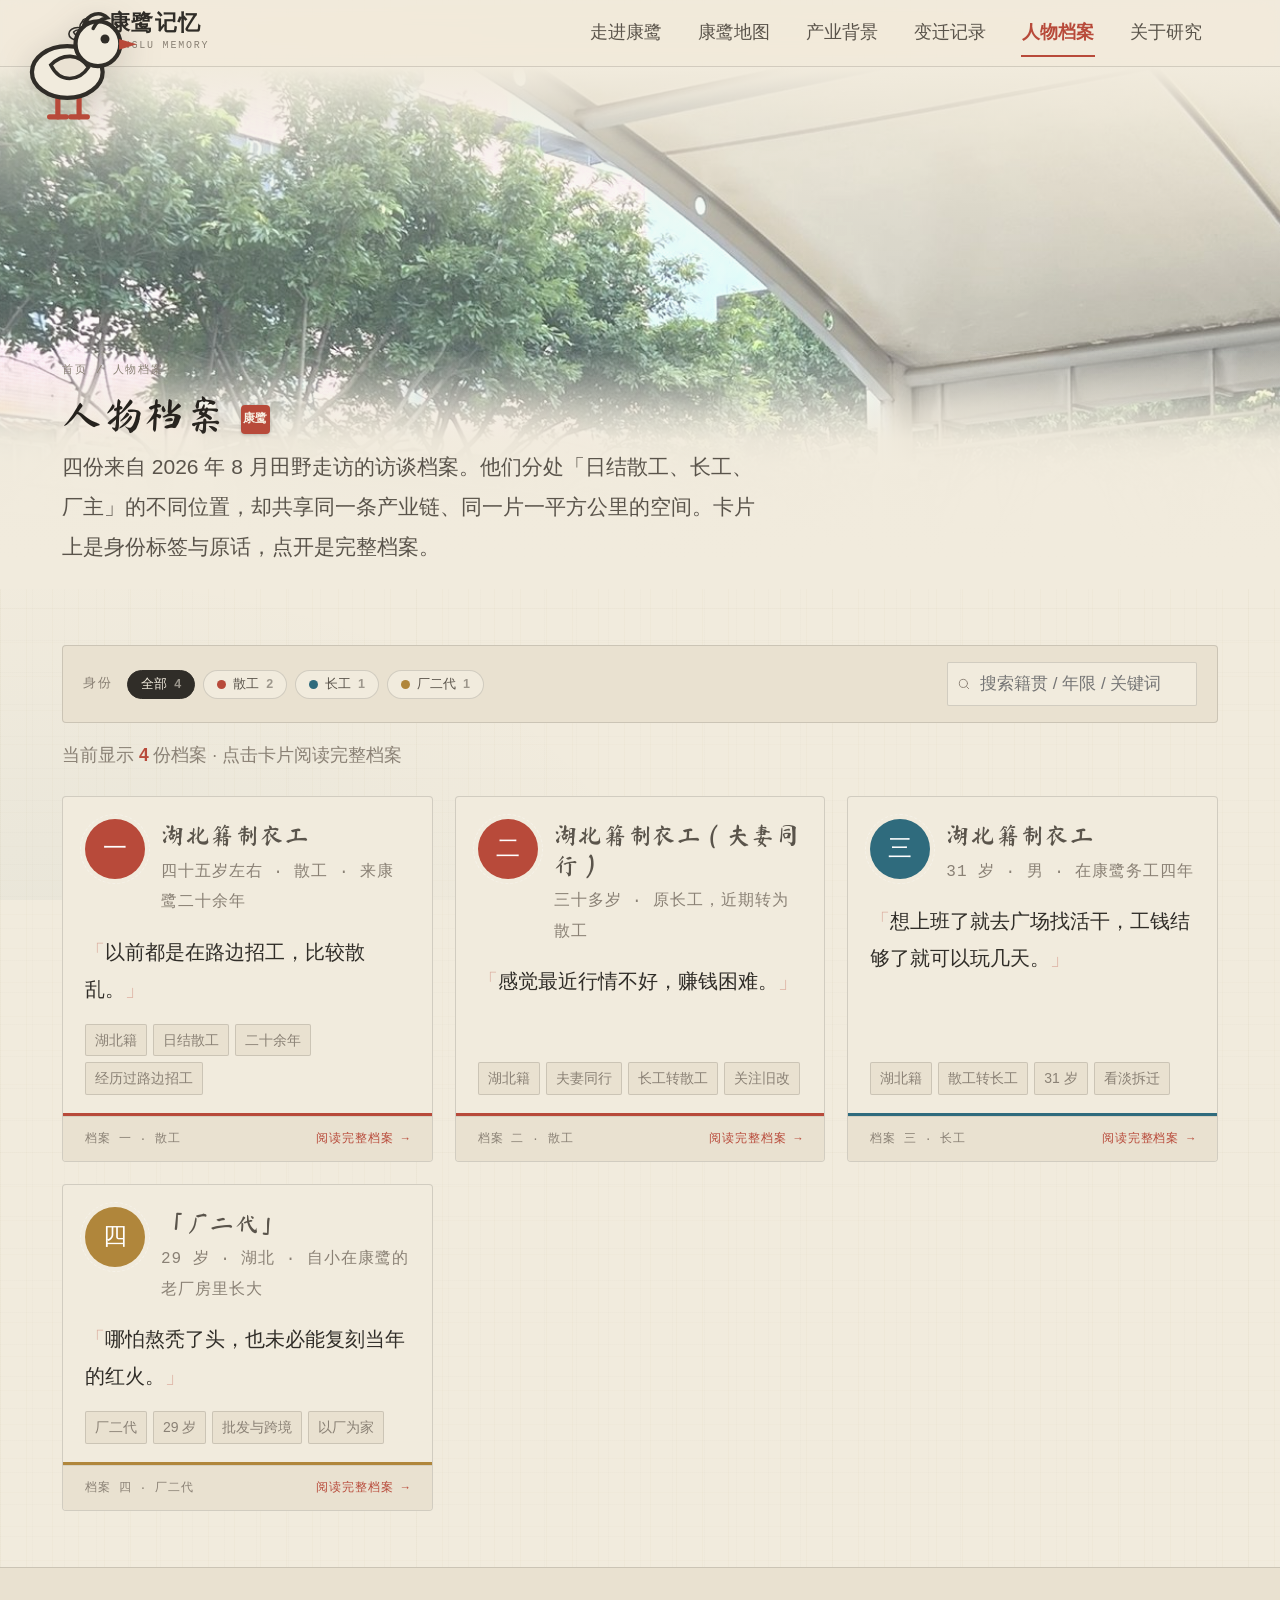
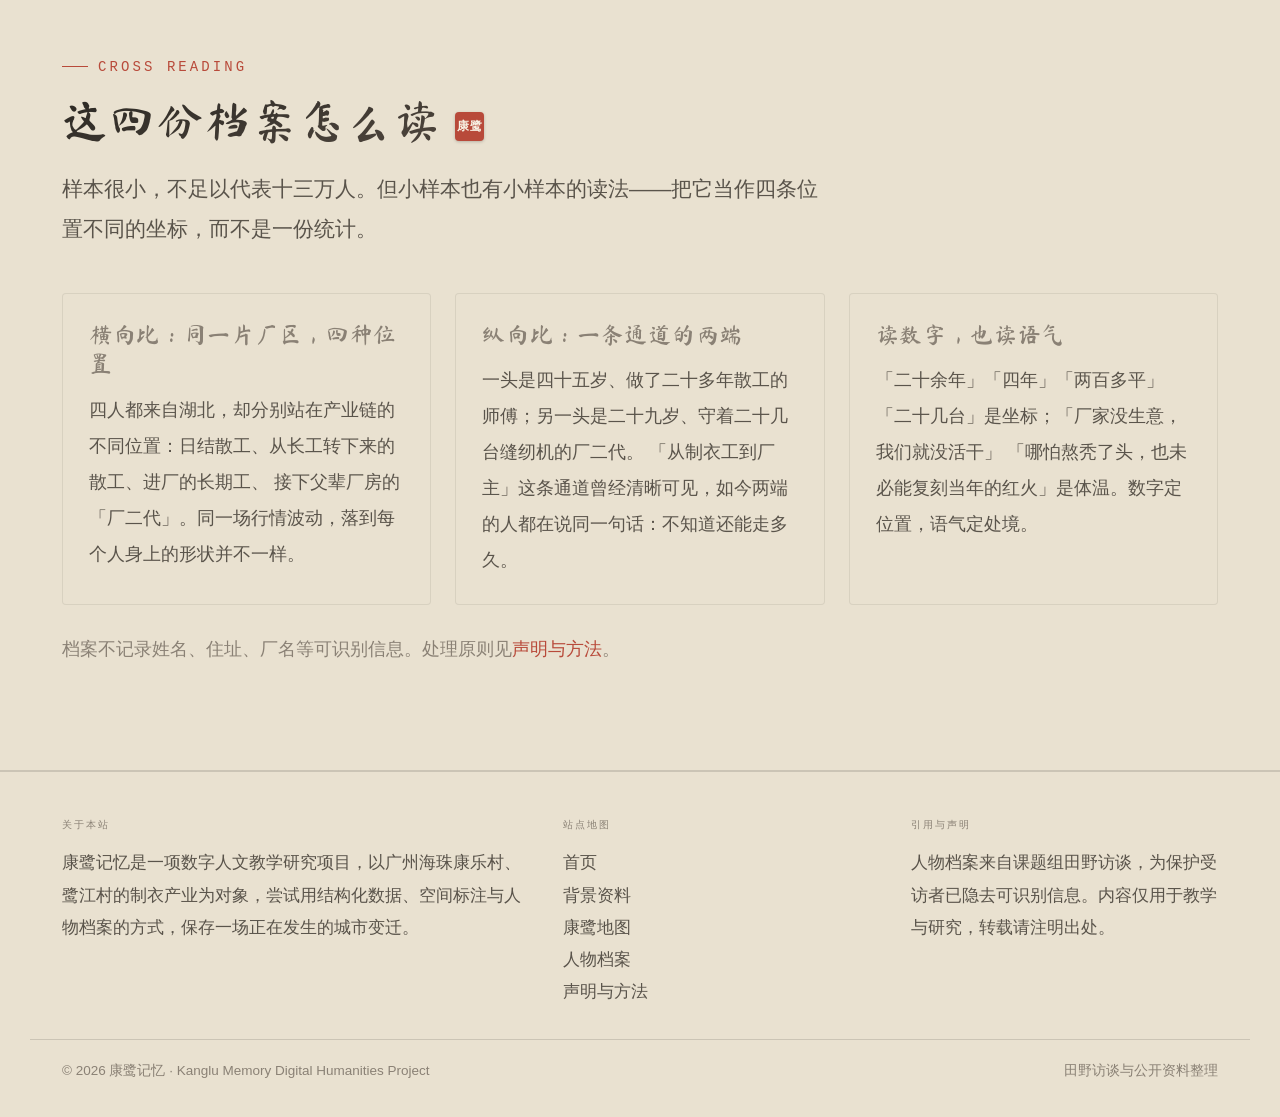
<file: kanglu-terminal/people.html>
<!DOCTYPE html>
<html lang="zh-CN">
<head>
<meta charset="UTF-8">
<meta name="viewport" content="width=device-width, initial-scale=1">
<title>人物档案 · 康鹭记忆</title>
<meta name="description" content="广州康鹭制衣村的人物口述档案：4 份田野访谈，含散工、长工与「厂二代」，可按身份筛选与关键词检索。">
<link rel="stylesheet" href="assets/css/style.css?v=20260920-61xu">
<!-- share-card -->
  <meta property="og:type" content="website">
  <meta property="og:site_name" content="康鹭记忆">
  <meta property="og:title" content="人物档案 · 康鹭记忆">
  <meta property="og:description" content="一平方公里的城中村里，近 2 万家制衣厂昼夜运转，10 万常住人口中八成以上是外来务工者；24 小时能把一卷布变成成衣，如今正经历「广州最贵旧改」。">
  <meta property="og:image" content="https://sunset-sunrise-sun.github.io/---/kanglu-terminal/assets/img/share-card.jpg">
  <meta property="og:image:width" content="1200">
  <meta property="og:image:height" content="630">
  <meta property="og:url" content="https://sunset-sunrise-sun.github.io/---/kanglu-terminal/people.html">
  <meta name="twitter:card" content="summary_large_image">
  <meta name="twitter:title" content="人物档案 · 康鹭记忆">
  <meta name="twitter:description" content="一平方公里的城中村里，近 2 万家制衣厂昼夜运转，10 万常住人口中八成以上是外来务工者；24 小时能把一卷布变成成衣，如今正经历「广州最贵旧改」。">
  <meta name="twitter:image" content="https://sunset-sunrise-sun.github.io/---/kanglu-terminal/assets/img/share-card.jpg">
  <link rel="icon" href="assets/img/favicon.svg">
  <link rel="alternate icon" href="assets/img/icon-180.png">
  <link rel="apple-touch-icon" href="assets/img/icon-180.png">
<link rel="stylesheet" href="assets/css/brush.css?v=20260920-61xu">
</head>
<body data-page="people">

<header class="site-head">
  <div class="head-inner">
    <a class="brand" href="index.html">
      <span class="brand-mark"><svg class="brand-bird" viewBox="2 2 52 49" aria-hidden="true"><path d="M22 37v10M31 37v10" fill="none" stroke="#B84A3A" stroke-width="2.8" stroke-linecap="round"/><path d="M18.6 47h6.8M27.6 47h6.8" fill="none" stroke="#B84A3A" stroke-width="2.8" stroke-linecap="round"/><ellipse cx="26" cy="28" rx="14.5" ry="10.5" fill="#F1EBDD" stroke="#302D28" stroke-width="2.6"/><path d="M19 25c5-5 12-5 16 1-4 6-12 7-16-1z" fill="#eae2d3" stroke="#302D28" stroke-width="2.2"/><circle cx="39" cy="16" r="9.5" fill="#F1EBDD" stroke="#302D28" stroke-width="2.6"/><path d="M33 8c2-5 7-6 10-3-3 .5-5 2-6 4.5" fill="none" stroke="#302D28" stroke-width="2.2" stroke-linecap="round"/><circle cx="42" cy="14" r="2" fill="#302D28"/><path d="M48 14l8 2.4-8 2.4z" fill="#B84A3A"/></svg></span>
      <span class="brand-txt"><b>康鹭记忆</b><i>KANGLU MEMORY</i></span>
    </a>
    <button class="nav-toggle" aria-label="菜单"><i></i></button>
    <nav class="nav">
      <a href="index.html" data-nav="home">走进康鹭</a>
      <a href="map.html" data-nav="map">康鹭地图</a>
      <a href="background.html" data-nav="background">产业背景</a>
      <a href="chronicle.html" data-nav="chronicle">变迁记录</a>
      <a href="people.html" data-nav="people">人物档案</a>
      <a href="statement.html" data-nav="statement">关于研究</a>
    </nav>
  </div>
</header>

<!-- ===== 页首题头带：图片从页面顶端开始，页标题落在纸色区 ===== -->
<section class="has-band" style="padding-bottom:0">
  <div class="band band--hero">
    <img class="band-img" src="assets/img/field/band-market.jpg"
         srcset="assets/img/field/band-market-960.jpg 960w, assets/img/field/band-market.jpg 2560w"
         sizes="100vw" width="2560" height="711" decoding="async"
         alt="招工广场宽幅全景：白色棚顶之下是 LED 公示屏，两侧是榕树与城中村楼群">
    <div class="band-veil" aria-hidden="true"></div>
    <div class="band-cap">
      <div class="wrap">
        <p class="crumb"><a href="index.html">首页</a> / 人物档案</p>
        <h1 class="band-title">人物档案</h1>
        <p class="band-sub">四份来自 2026 年 8 月田野走访的访谈档案。他们分处「日结散工、长工、厂主」的不同位置，却共享同一条产业链、同一片一平方公里的空间。卡片上是身份标签与原话，点开是完整档案。</p>
      </div>
    </div>
  </div>
</section>

<section class="tight">
  <div class="wrap">
    <div class="filter-bar">
      <span class="fl">身份</span>
      <div id="pFilters" style="display:flex;flex-wrap:wrap;gap:8px"></div>
      <div class="search-box">
        <svg viewBox="0 0 24 24" stroke-linecap="round"><circle cx="11" cy="11" r="7"/><path d="M20 20l-3.5-3.5"/></svg>
        <input id="pSearch" type="search" placeholder="搜索籍贯 / 年限 / 关键词">
      </div>
    </div>

    <p class="small muted" style="margin:-12px 0 24px">
      当前显示 <b id="pCount" style="color:var(--red)">0</b> 份档案 · 点击卡片阅读完整档案
    </p>

    <div class="people-grid" id="peopleGrid"></div>
  </div>
</section>

<!-- ===== 怎么读 ===== -->
<section style="background:var(--paper-2);border-top:1px solid var(--line);border-bottom:1px solid var(--line)">
  <div class="wrap">
    <div class="sec-head reveal">
      <p class="eyebrow">Cross Reading</p>
      <h2 class="h-sec">这四份档案怎么读</h2>
      <p class="lead">样本很小，不足以代表十三万人。但小样本也有小样本的读法——把它当作四条位置不同的坐标，而不是一份统计。</p>
    </div>
    <div class="three-col">
      <div class="card reveal">
        <h4>横向比：同一片厂区，四种位置</h4>
        <p>四人都来自湖北，却分别站在产业链的不同位置：日结散工、从长工转下来的散工、进厂的长期工、
           接下父辈厂房的「厂二代」。同一场行情波动，落到每个人身上的形状并不一样。</p>
      </div>
      <div class="card reveal">
        <h4>纵向比：一条通道的两端</h4>
        <p>一头是四十五岁、做了二十多年散工的师傅；另一头是二十九岁、守着二十几台缝纫机的厂二代。
           「从制衣工到厂主」这条通道曾经清晰可见，如今两端的人都在说同一句话：不知道还能走多久。</p>
      </div>
      <div class="card reveal">
        <h4>读数字，也读语气</h4>
        <p>「二十余年」「四年」「两百多平」「二十几台」是坐标；「厂家没生意，我们就没活干」
           「哪怕熬秃了头，也未必能复刻当年的红火」是体温。数字定位置，语气定处境。</p>
      </div>
    </div>
    <p class="small muted reveal" style="margin-top:28px">
      档案不记录姓名、住址、厂名等可识别信息。处理原则见<a href="statement.html" style="color:var(--red)">声明与方法</a>。
    </p>
  </div>
</section>

<footer class="site-foot">
  <div class="wrap foot-grid">
    <div>
      <h5>关于本站</h5>
      <p>康鹭记忆是一项数字人文教学研究项目，以广州海珠康乐村、鹭江村的制衣产业为对象，尝试用结构化数据、空间标注与人物档案的方式，保存一场正在发生的城市变迁。</p>
    </div>
    <div>
      <h5>站点地图</h5>
      <ul>
        <li><a href="index.html">首页</a></li>
        <li><a href="background.html">背景资料</a></li>
        <li><a href="map.html">康鹭地图</a></li>
        <li><a href="people.html">人物档案</a></li>
        <li><a href="statement.html">声明与方法</a></li>
      </ul>
    </div>
    <div>
      <h5>引用与声明</h5>
      <p>人物档案来自课题组田野访谈，为保护受访者已隐去可识别信息。内容仅用于教学与研究，转载请注明出处。</p>
    </div>
  </div>
  <div class="foot-bot">
    <span>© 2026 康鹭记忆 · Kanglu Memory Digital Humanities Project</span>
    <span>田野访谈与公开资料整理</span>
  </div>
</footer>

<script src="assets/js/data.js?v=20260920-61xu"></script>
<script src="assets/js/people-data.js?v=20260920-61xu"></script>
<script src="assets/js/main.js?v=20260920-61xu"></script>
<script src="assets/js/people.js?v=20260920-61xu"></script>
<script src="assets/js/ai.js?v=20260920-61xu"></script>
<script>
  initPeopleList();
</script>
</body>
</html>
</file>
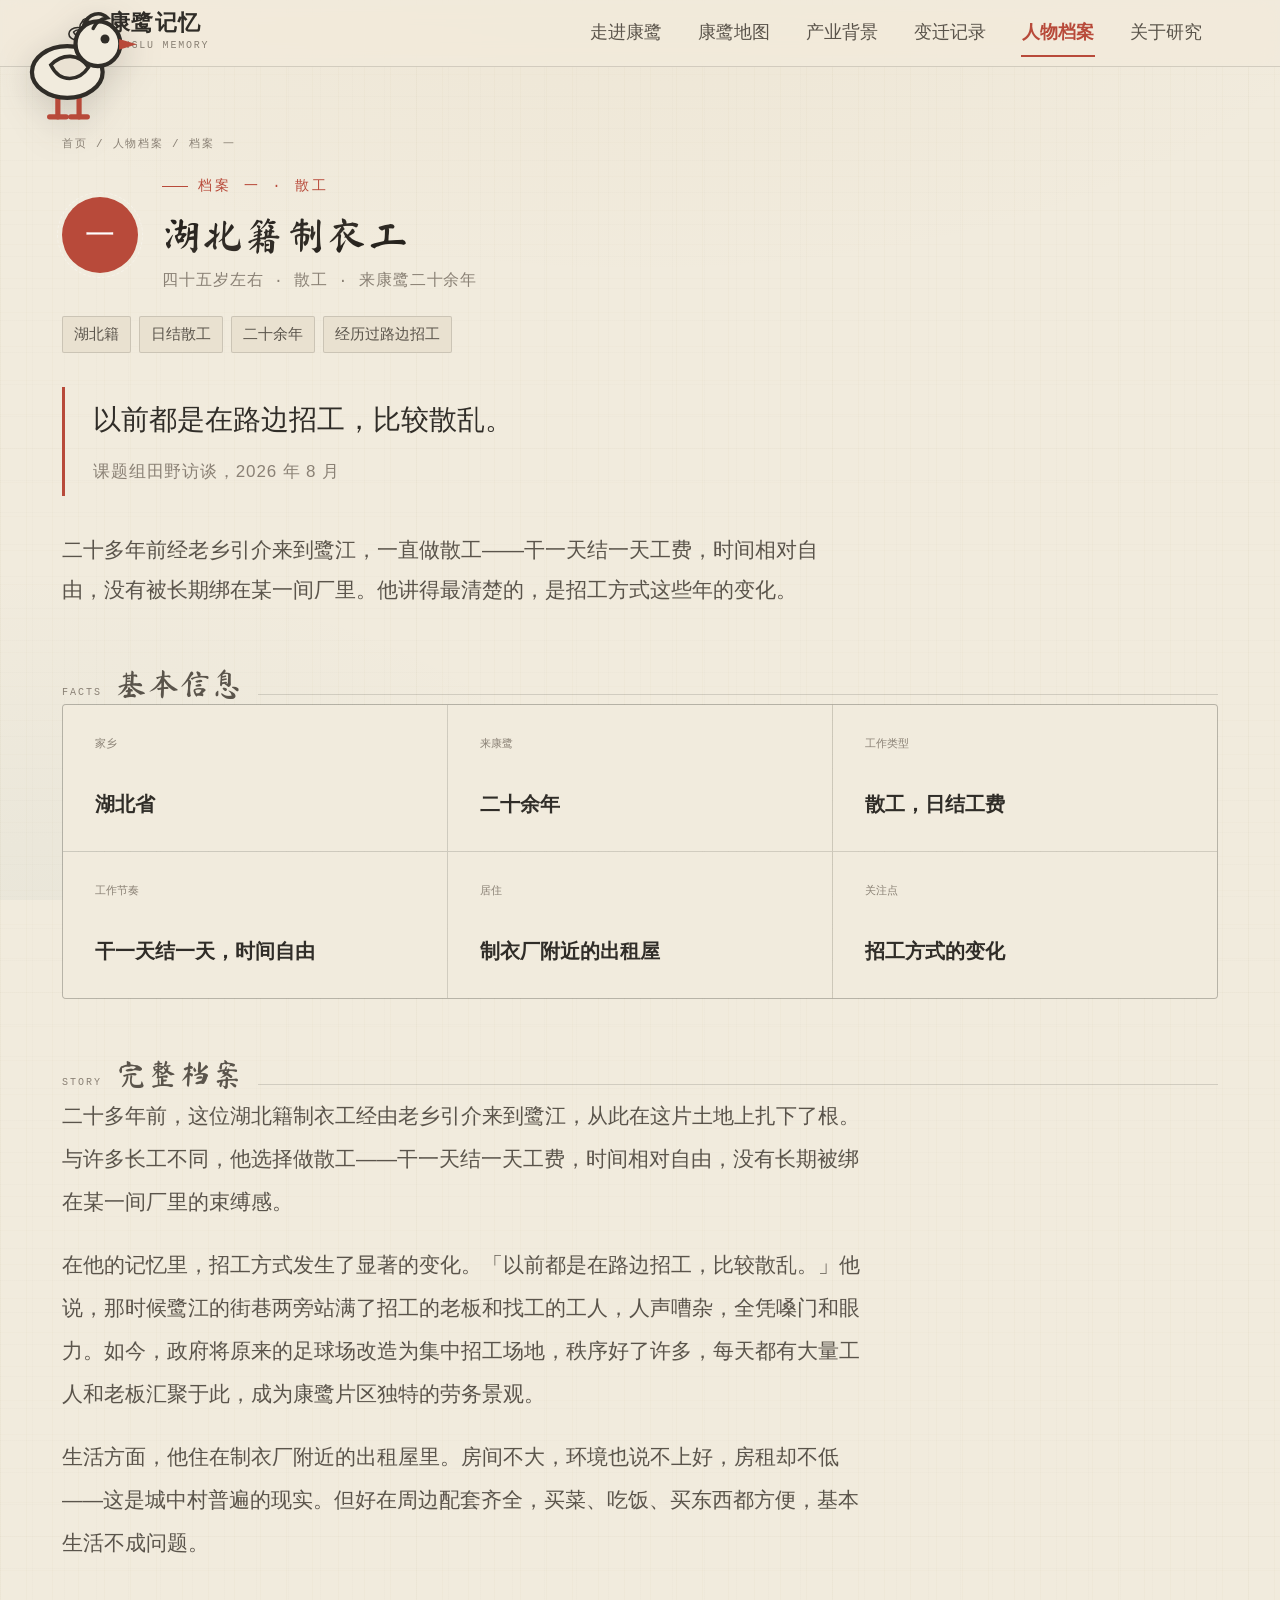
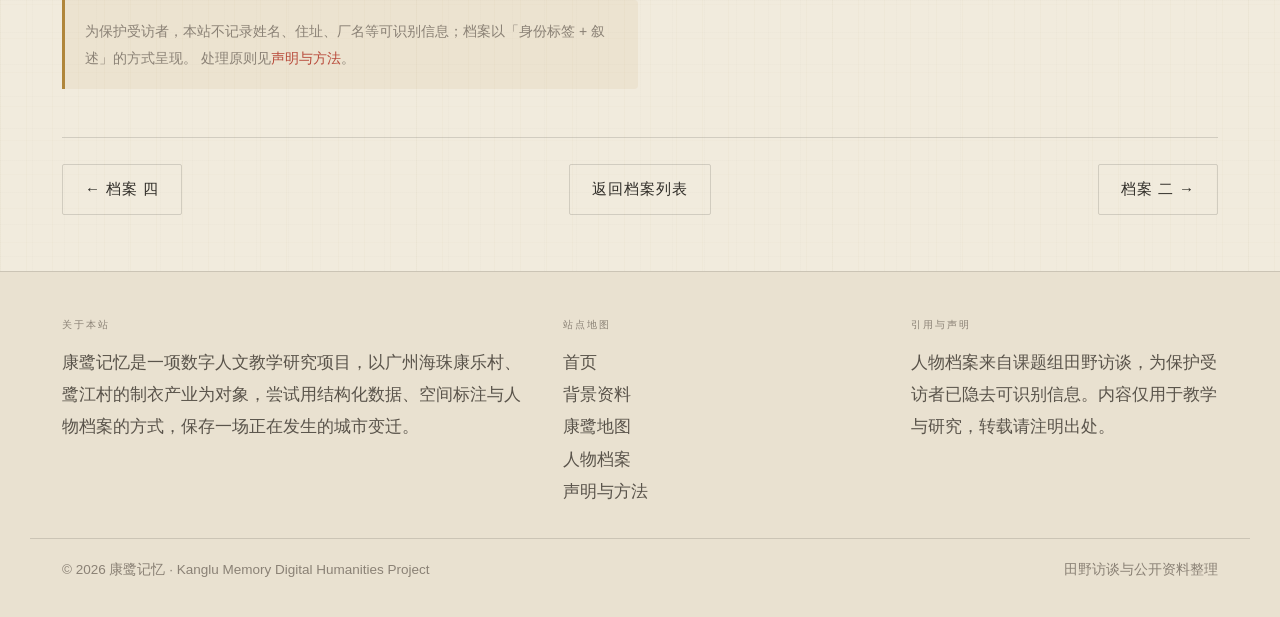
<file: kanglu-terminal/person.html>
<!DOCTYPE html>
<html lang="zh-CN">
<head>
<meta charset="UTF-8">
<meta name="viewport" content="width=device-width, initial-scale=1">
<title>人物档案 · 康鹭记忆</title>
<meta name="description" content="广州康鹭制衣村人物口述档案的完整文本：身份标签、基本信息与完整叙述。为保护受访者，已隐去可识别信息。">
<link rel="stylesheet" href="assets/css/style.css?v=20260920-61xu">
<!-- share-card -->
  <meta property="og:type" content="website">
  <meta property="og:site_name" content="康鹭记忆">
  <meta property="og:title" content="人物档案 · 康鹭记忆">
  <meta property="og:description" content="一平方公里的城中村里，近 2 万家制衣厂昼夜运转，10 万常住人口中八成以上是外来务工者；24 小时能把一卷布变成成衣，如今正经历「广州最贵旧改」。">
  <meta property="og:image" content="https://sunset-sunrise-sun.github.io/---/kanglu-terminal/assets/img/share-card.jpg">
  <meta property="og:image:width" content="1200">
  <meta property="og:image:height" content="630">
  <meta property="og:url" content="https://sunset-sunrise-sun.github.io/---/kanglu-terminal/person.html">
  <meta name="twitter:card" content="summary_large_image">
  <meta name="twitter:title" content="人物档案 · 康鹭记忆">
  <meta name="twitter:description" content="一平方公里的城中村里，近 2 万家制衣厂昼夜运转，10 万常住人口中八成以上是外来务工者；24 小时能把一卷布变成成衣，如今正经历「广州最贵旧改」。">
  <meta name="twitter:image" content="https://sunset-sunrise-sun.github.io/---/kanglu-terminal/assets/img/share-card.jpg">
  <link rel="icon" href="assets/img/favicon.svg">
  <link rel="alternate icon" href="assets/img/icon-180.png">
  <link rel="apple-touch-icon" href="assets/img/icon-180.png">
<link rel="stylesheet" href="assets/css/brush.css?v=20260920-61xu">
</head>
<body data-page="people">

<header class="site-head">
  <div class="head-inner">
    <a class="brand" href="index.html">
      <span class="brand-mark"><svg class="brand-bird" viewBox="2 2 52 49" aria-hidden="true"><path d="M22 37v10M31 37v10" fill="none" stroke="#B84A3A" stroke-width="2.8" stroke-linecap="round"/><path d="M18.6 47h6.8M27.6 47h6.8" fill="none" stroke="#B84A3A" stroke-width="2.8" stroke-linecap="round"/><ellipse cx="26" cy="28" rx="14.5" ry="10.5" fill="#F1EBDD" stroke="#302D28" stroke-width="2.6"/><path d="M19 25c5-5 12-5 16 1-4 6-12 7-16-1z" fill="#eae2d3" stroke="#302D28" stroke-width="2.2"/><circle cx="39" cy="16" r="9.5" fill="#F1EBDD" stroke="#302D28" stroke-width="2.6"/><path d="M33 8c2-5 7-6 10-3-3 .5-5 2-6 4.5" fill="none" stroke="#302D28" stroke-width="2.2" stroke-linecap="round"/><circle cx="42" cy="14" r="2" fill="#302D28"/><path d="M48 14l8 2.4-8 2.4z" fill="#B84A3A"/></svg></span>
      <span class="brand-txt"><b>康鹭记忆</b><i>KANGLU MEMORY</i></span>
    </a>
    <button class="nav-toggle" aria-label="菜单"><i></i></button>
    <nav class="nav">
      <a href="index.html" data-nav="home">走进康鹭</a>
      <a href="map.html" data-nav="map">康鹭地图</a>
      <a href="background.html" data-nav="background">产业背景</a>
      <a href="chronicle.html" data-nav="chronicle">变迁记录</a>
      <a href="people.html" data-nav="people">人物档案</a>
      <a href="statement.html" data-nav="statement">关于研究</a>
    </nav>
  </div>
</header>

<section class="tight">
  <div class="wrap" id="personDetail">
    <!-- 无脚本时的兜底内容，JS 会替换 -->
    <p class="crumb"><a href="index.html">首页</a> / <a href="people.html">人物档案</a></p>
    <h1>人物档案</h1>
    <p class="lead">本页根据网址参数显示某一份档案。请从<a href="people.html">人物档案列表</a>点击进入。</p>
  </div>
</section>

<footer class="site-foot">
  <div class="wrap foot-grid">
    <div>
      <h5>关于本站</h5>
      <p>康鹭记忆是一项数字人文教学研究项目，以广州海珠康乐村、鹭江村的制衣产业为对象，尝试用结构化数据、空间标注与人物档案的方式，保存一场正在发生的城市变迁。</p>
    </div>
    <div>
      <h5>站点地图</h5>
      <ul>
        <li><a href="index.html">首页</a></li>
        <li><a href="background.html">背景资料</a></li>
        <li><a href="map.html">康鹭地图</a></li>
        <li><a href="people.html">人物档案</a></li>
        <li><a href="statement.html">声明与方法</a></li>
      </ul>
    </div>
    <div>
      <h5>引用与声明</h5>
      <p>人物档案来自课题组田野访谈，为保护受访者已隐去可识别信息。内容仅用于教学与研究，转载请注明出处。</p>
    </div>
  </div>
  <div class="foot-bot">
    <span>© 2026 康鹭记忆 · Kanglu Memory Digital Humanities Project</span>
    <span>田野访谈与公开资料整理</span>
  </div>
</footer>

<script src="assets/js/data.js?v=20260920-61xu"></script>
<script src="assets/js/people-data.js?v=20260920-61xu"></script>
<script src="assets/js/main.js?v=20260920-61xu"></script>
<script src="assets/js/people.js?v=20260920-61xu"></script>
<script src="assets/js/ai.js?v=20260920-61xu"></script>
<script>
  initPersonDetail();
</script>
</body>
</html>
</file>
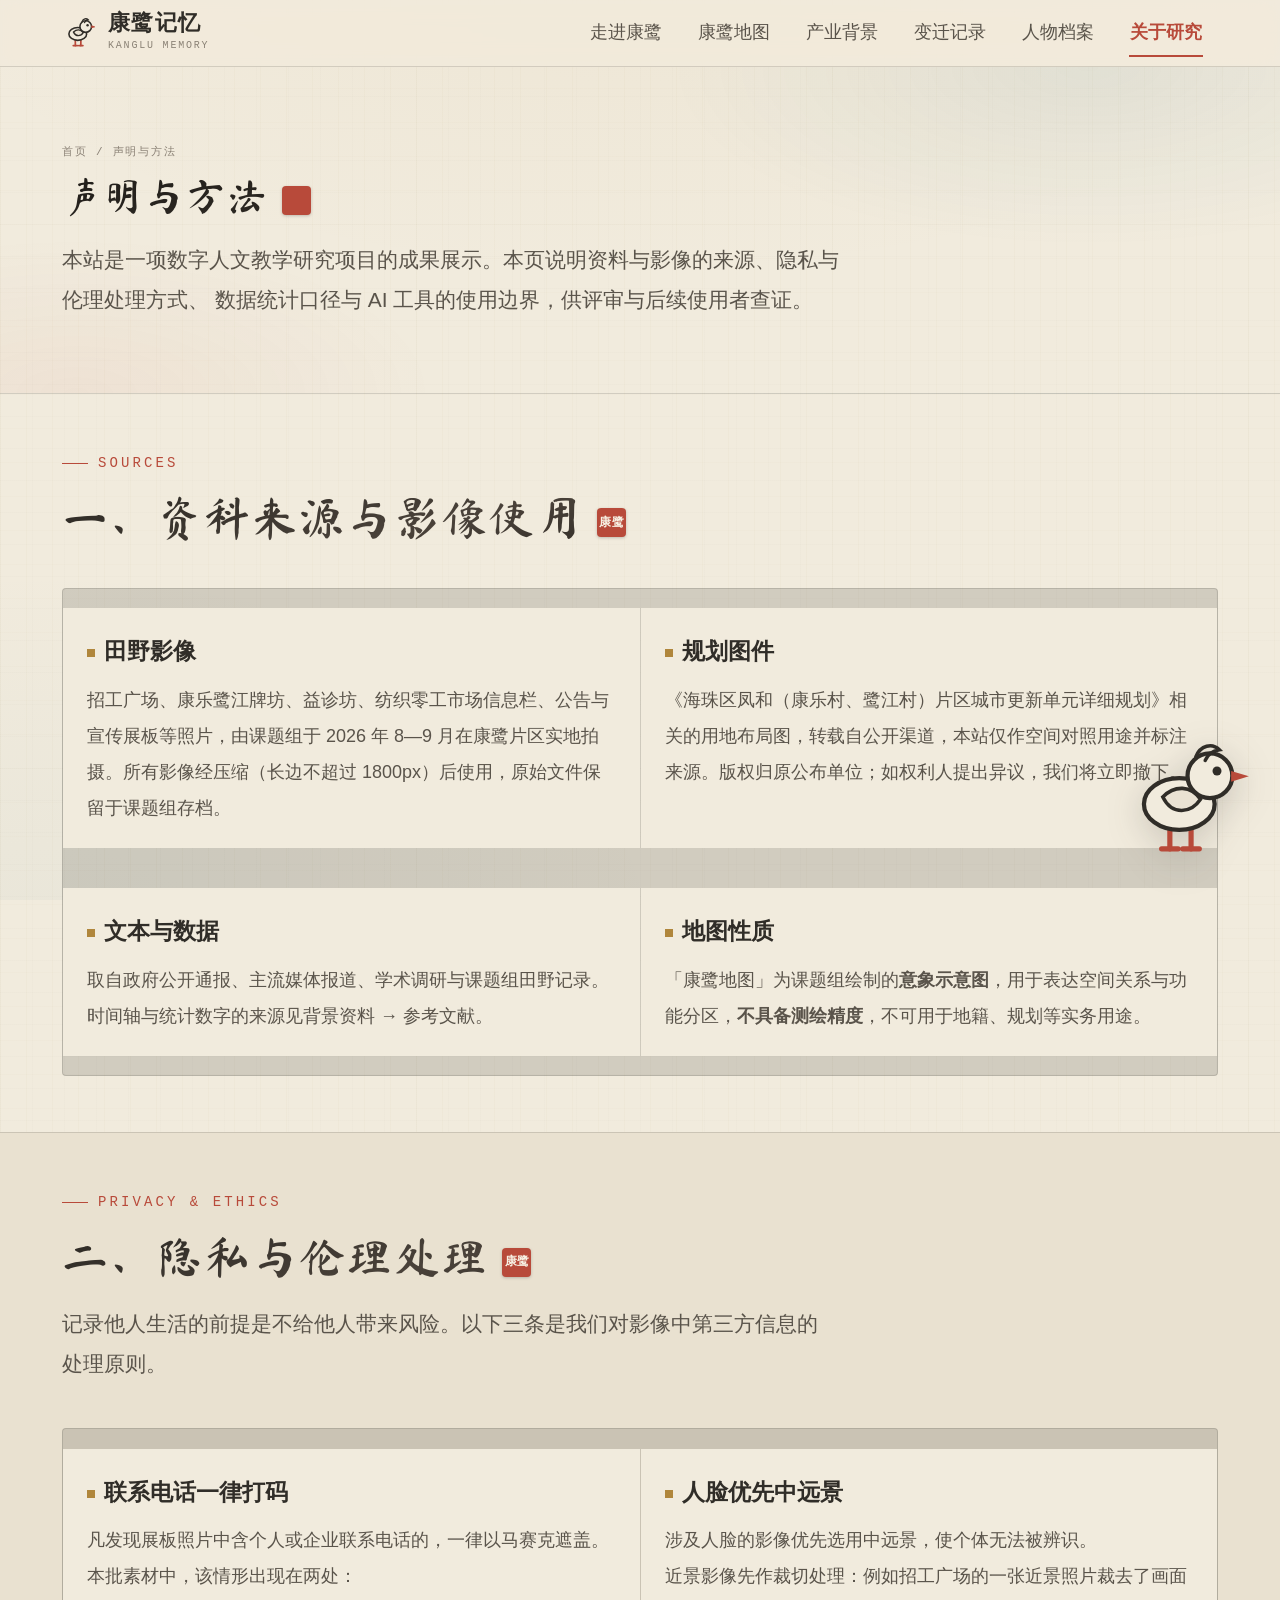
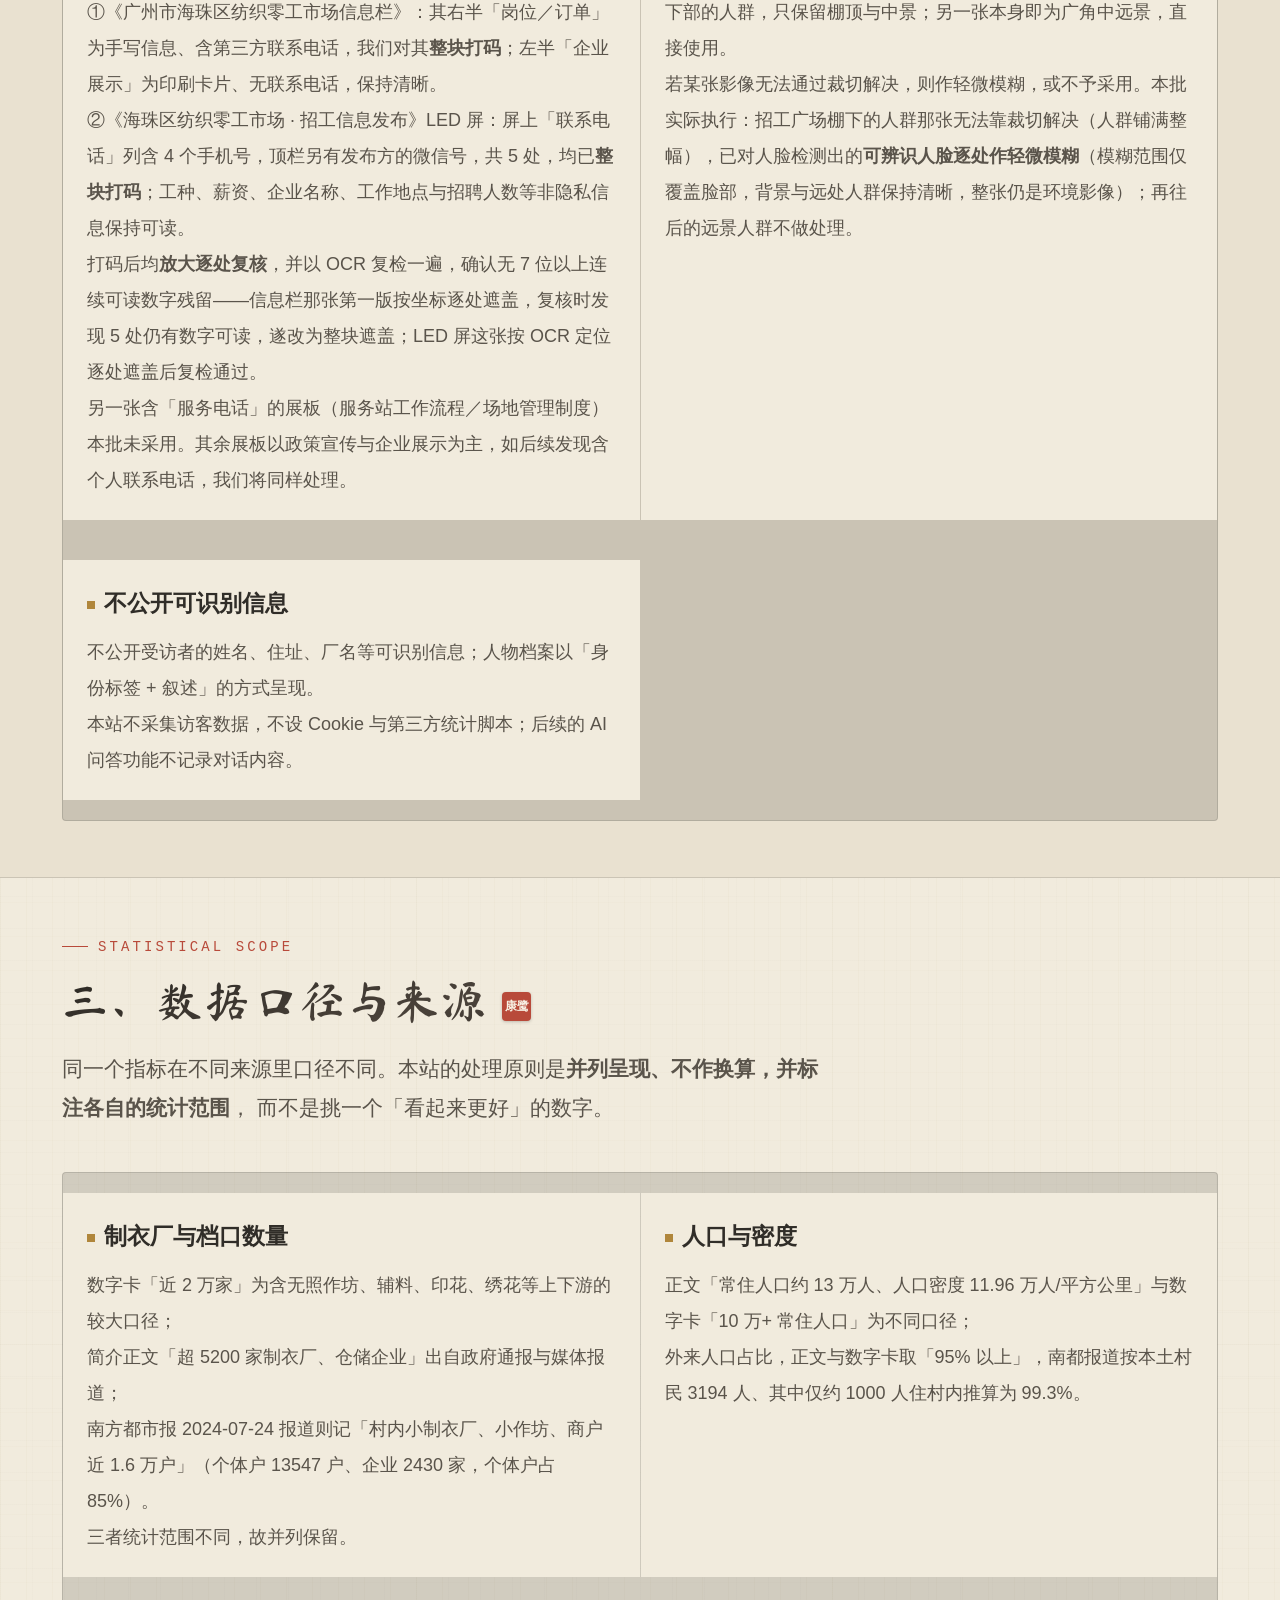
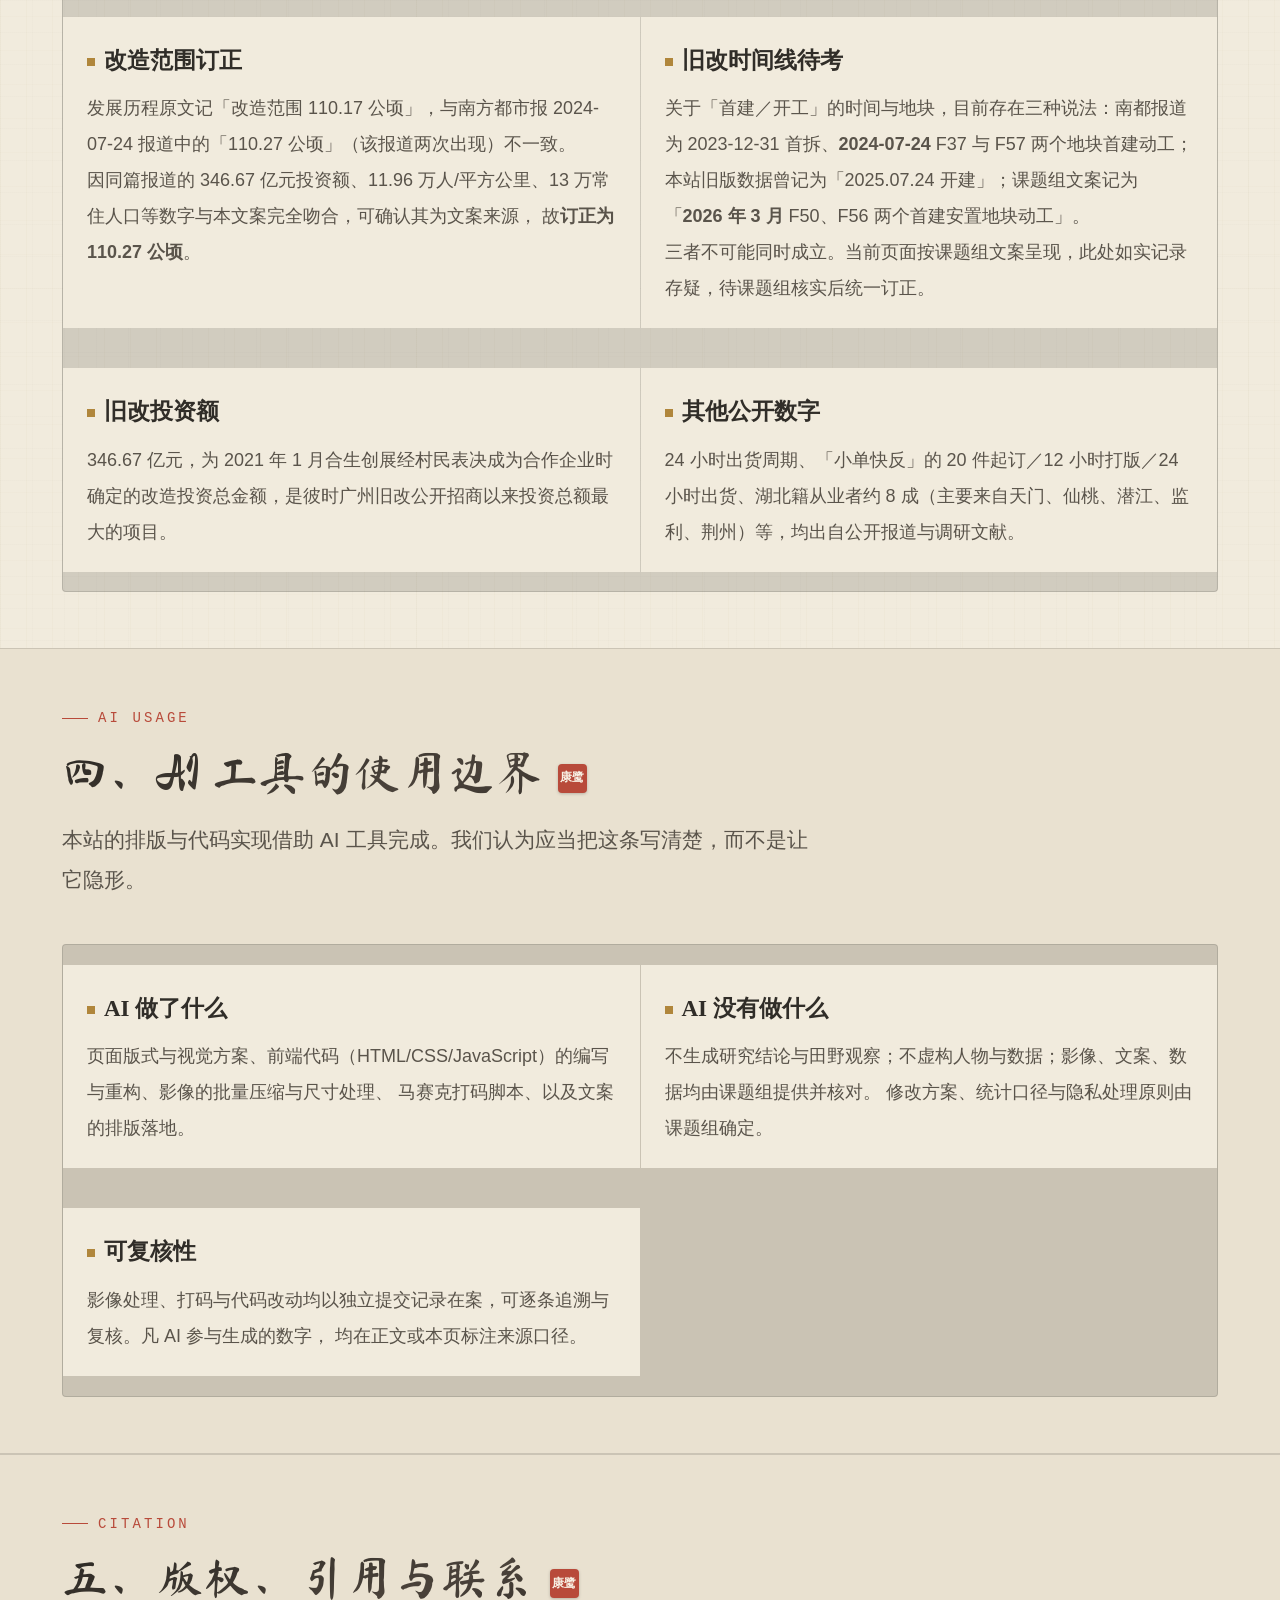
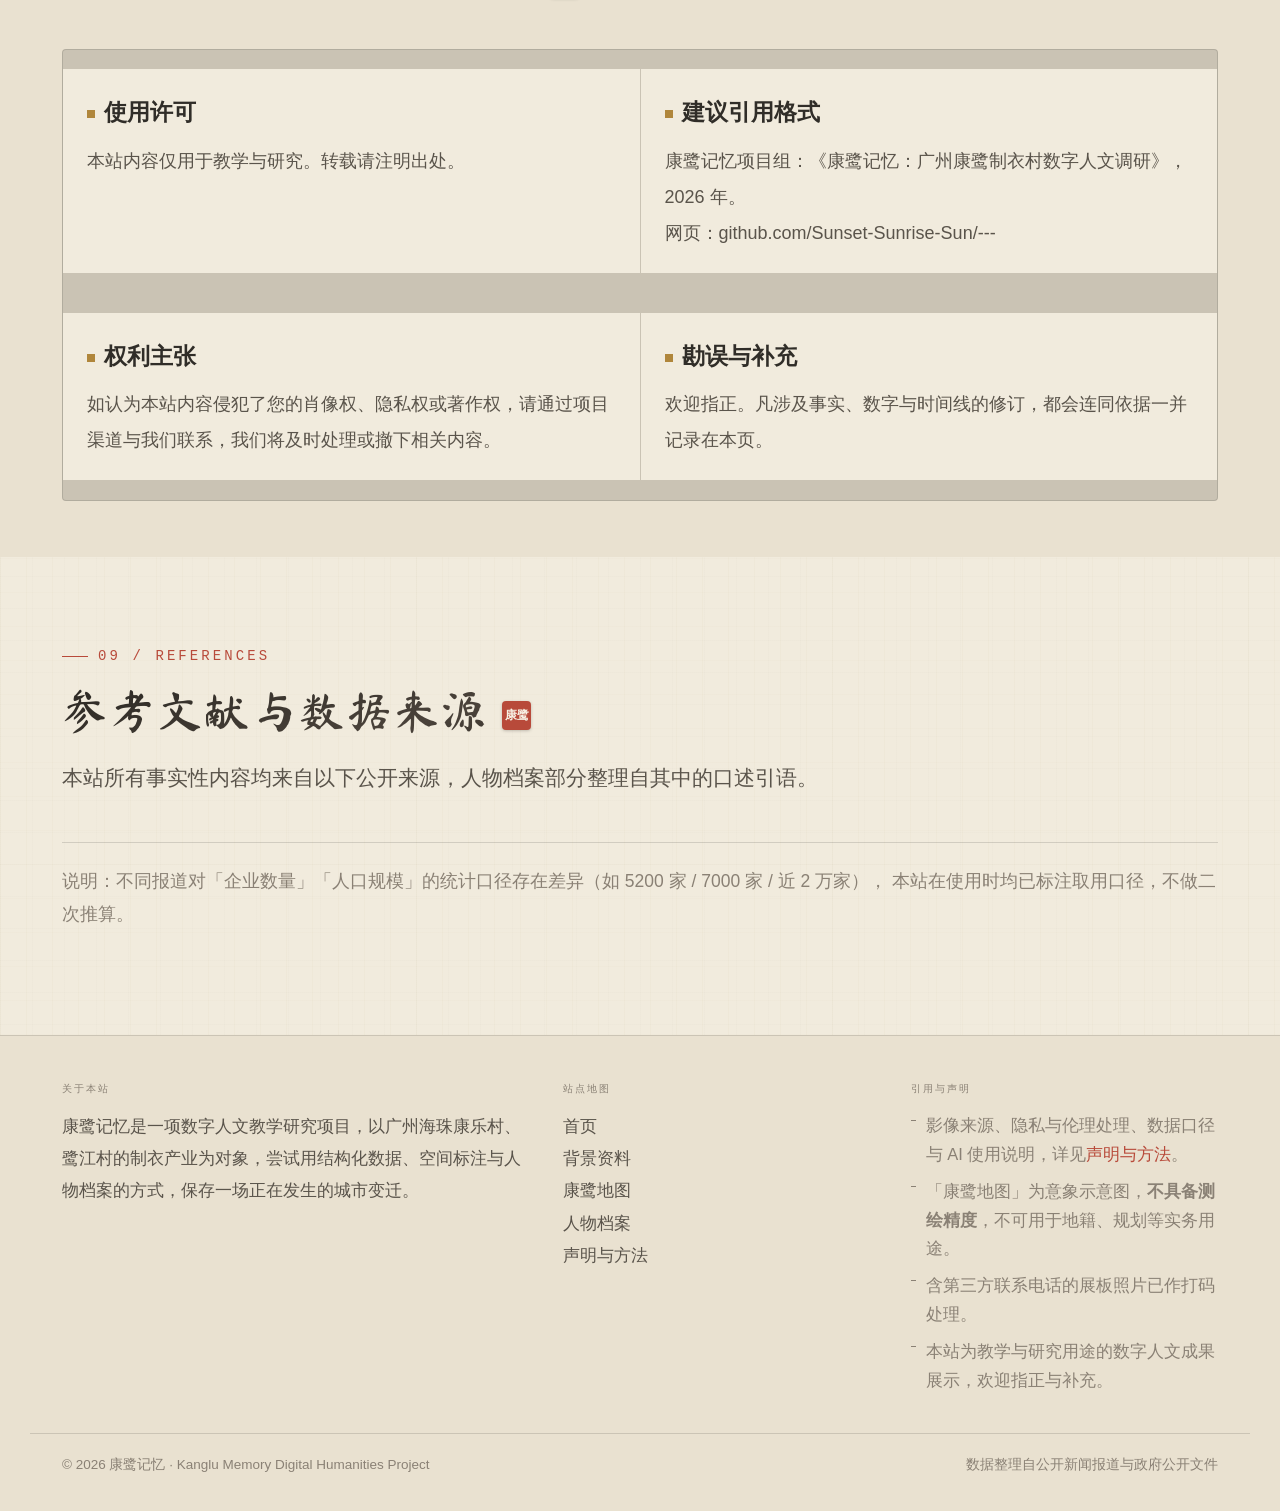
<file: kanglu-terminal/statement.html>
<!DOCTYPE html>
<html lang="zh-CN">
<head>
<meta charset="UTF-8">
<meta name="viewport" content="width=device-width, initial-scale=1">
<title>声明与方法 · 康鹭记忆</title>
<meta name="description" content="康鹭记忆项目声明：资料来源与影像使用、隐私与伦理处理、数据统计口径、AI 使用说明、地图性质与版权引用。">
<link rel="stylesheet" href="assets/css/style.css?v=20260920-61xu">
<!-- share-card -->
  <meta property="og:type" content="website">
  <meta property="og:site_name" content="康鹭记忆">
  <meta property="og:title" content="声明与方法 · 康鹭记忆">
  <meta property="og:description" content="一平方公里的城中村里，近 2 万家制衣厂昼夜运转，10 万常住人口中八成以上是外来务工者；24 小时能把一卷布变成成衣，如今正经历「广州最贵旧改」。">
  <meta property="og:image" content="https://sunset-sunrise-sun.github.io/---/kanglu-terminal/assets/img/share-card.jpg">
  <meta property="og:image:width" content="1200">
  <meta property="og:image:height" content="630">
  <meta property="og:url" content="https://sunset-sunrise-sun.github.io/---/kanglu-terminal/statement.html">
  <meta name="twitter:card" content="summary_large_image">
  <meta name="twitter:title" content="声明与方法 · 康鹭记忆">
  <meta name="twitter:description" content="一平方公里的城中村里，近 2 万家制衣厂昼夜运转，10 万常住人口中八成以上是外来务工者；24 小时能把一卷布变成成衣，如今正经历「广州最贵旧改」。">
  <meta name="twitter:image" content="https://sunset-sunrise-sun.github.io/---/kanglu-terminal/assets/img/share-card.jpg">
  <link rel="icon" href="assets/img/favicon.svg">
  <link rel="alternate icon" href="assets/img/icon-180.png">
  <link rel="apple-touch-icon" href="assets/img/icon-180.png">
<link rel="stylesheet" href="assets/css/brush.css?v=20260920-61xu">
</head>
<body data-page="statement">

<header class="site-head">
  <div class="head-inner">
    <a class="brand" href="index.html">
      <span class="brand-mark"><svg class="brand-bird" viewBox="2 2 52 49" aria-hidden="true"><path d="M22 37v10M31 37v10" fill="none" stroke="#B84A3A" stroke-width="2.8" stroke-linecap="round"/><path d="M18.6 47h6.8M27.6 47h6.8" fill="none" stroke="#B84A3A" stroke-width="2.8" stroke-linecap="round"/><ellipse cx="26" cy="28" rx="14.5" ry="10.5" fill="#F1EBDD" stroke="#302D28" stroke-width="2.6"/><path d="M19 25c5-5 12-5 16 1-4 6-12 7-16-1z" fill="#eae2d3" stroke="#302D28" stroke-width="2.2"/><circle cx="39" cy="16" r="9.5" fill="#F1EBDD" stroke="#302D28" stroke-width="2.6"/><path d="M33 8c2-5 7-6 10-3-3 .5-5 2-6 4.5" fill="none" stroke="#302D28" stroke-width="2.2" stroke-linecap="round"/><circle cx="42" cy="14" r="2" fill="#302D28"/><path d="M48 14l8 2.4-8 2.4z" fill="#B84A3A"/></svg></span>
      <span class="brand-txt"><b>康鹭记忆</b><i>KANGLU MEMORY</i></span>
    </a>
    <button class="nav-toggle" aria-label="菜单"><i></i></button>
    <nav class="nav">
      <a href="index.html" data-nav="home">走进康鹭</a>
      <a href="map.html" data-nav="map">康鹭地图</a>
      <a href="background.html" data-nav="background">产业背景</a>
      <a href="chronicle.html" data-nav="chronicle">变迁记录</a>
      <a href="people.html" data-nav="people">人物档案</a>
      <a href="statement.html" data-nav="statement">关于研究</a>
    </nav>
  </div>
</header>

<section class="page-banner">
  <div class="wrap">
    <p class="crumb"><a href="index.html">首页</a> / 声明与方法</p>
    <h1>声明与方法</h1>
    <p class="lead">
      本站是一项数字人文教学研究项目的成果展示。本页说明资料与影像的来源、隐私与伦理处理方式、
      数据统计口径与 AI 工具的使用边界，供评审与后续使用者查证。
    </p>
  </div>
</section>

<!-- ============ 一、资料来源 ============ -->
<section class="tight">
  <div class="wrap">
    <div class="sec-head reveal">
      <p class="eyebrow">Sources</p>
      <h2 class="h-sec">一、资料来源与影像使用</h2>
    </div>
    <div class="gloss">
      <dl class="gloss-item reveal">
        <dt><span></span>田野影像</dt>
        <dd>招工广场、康乐鹭江牌坊、益诊坊、纺织零工市场信息栏、公告与宣传展板等照片，由课题组于 2026 年 8—9 月在康鹭片区实地拍摄。所有影像经压缩（长边不超过 1800px）后使用，原始文件保留于课题组存档。</dd>
      </dl>
      <dl class="gloss-item reveal">
        <dt><span></span>规划图件</dt>
        <dd>《海珠区凤和（康乐村、鹭江村）片区城市更新单元详细规划》相关的用地布局图，转载自公开渠道，本站仅作空间对照用途并标注来源。版权归原公布单位；如权利人提出异议，我们将立即撤下。</dd>
      </dl>
      <dl class="gloss-item reveal">
        <dt><span></span>文本与数据</dt>
        <dd>取自政府公开通报、主流媒体报道、学术调研与课题组田野记录。时间轴与统计数字的来源见<a href="background.html#refs">背景资料 → 参考文献</a>。</dd>
      </dl>
      <dl class="gloss-item reveal">
        <dt><span></span>地图性质</dt>
        <dd>「康鹭地图」为课题组绘制的<b>意象示意图</b>，用于表达空间关系与功能分区，<b>不具备测绘精度</b>，不可用于地籍、规划等实务用途。</dd>
      </dl>
    </div>
  </div>
</section>

<!-- ============ 二、隐私与伦理 ============ -->
<section class="tight" style="background:var(--paper-2);border-top:1px solid var(--line);border-bottom:1px solid var(--line)">
  <div class="wrap">
    <div class="sec-head reveal">
      <p class="eyebrow">Privacy &amp; Ethics</p>
      <h2 class="h-sec">二、隐私与伦理处理</h2>
      <p class="lead">记录他人生活的前提是不给他人带来风险。以下三条是我们对影像中第三方信息的处理原则。</p>
    </div>
    <div class="gloss">
      <dl class="gloss-item reveal">
        <dt><span></span>联系电话一律打码</dt>
        <dd>凡发现展板照片中含个人或企业联系电话的，一律以马赛克遮盖。<br>
          本批素材中，该情形出现在两处：<br>
          ①《广州市海珠区纺织零工市场信息栏》：其右半「岗位／订单」为手写信息、含第三方联系电话，我们对其<b>整块打码</b>；左半「企业展示」为印刷卡片、无联系电话，保持清晰。<br>
          ②《海珠区纺织零工市场 · 招工信息发布》LED 屏：屏上「联系电话」列含 4 个手机号，顶栏另有发布方的微信号，共 5 处，均已<b>整块打码</b>；工种、薪资、企业名称、工作地点与招聘人数等非隐私信息保持可读。<br>
          打码后均<b>放大逐处复核</b>，并以 OCR 复检一遍，确认无 7 位以上连续可读数字残留——信息栏那张第一版按坐标逐处遮盖，复核时发现 5 处仍有数字可读，遂改为整块遮盖；LED 屏这张按 OCR 定位逐处遮盖后复检通过。<br>
          另一张含「服务电话」的展板（服务站工作流程／场地管理制度）本批未采用。其余展板以政策宣传与企业展示为主，如后续发现含个人联系电话，我们将同样处理。</dd>
      </dl>
      <dl class="gloss-item reveal">
        <dt><span></span>人脸优先中远景</dt>
        <dd>涉及人脸的影像优先选用中远景，使个体无法被辨识。<br>
          近景影像先作裁切处理：例如招工广场的一张近景照片裁去了画面下部的人群，只保留棚顶与中景；另一张本身即为广角中远景，直接使用。<br>
          若某张影像无法通过裁切解决，则作轻微模糊，或不予采用。本批实际执行：招工广场棚下的人群那张无法靠裁切解决（人群铺满整幅），已对人脸检测出的<b>可辨识人脸逐处作轻微模糊</b>（模糊范围仅覆盖脸部，背景与远处人群保持清晰，整张仍是环境影像）；再往后的远景人群不做处理。</dd>
      </dl>
      <dl class="gloss-item reveal">
        <dt><span></span>不公开可识别信息</dt>
        <dd>不公开受访者的姓名、住址、厂名等可识别信息；人物档案以「身份标签 + 叙述」的方式呈现。<br>
          本站不采集访客数据，不设 Cookie 与第三方统计脚本；后续的 AI 问答功能不记录对话内容。</dd>
      </dl>
    </div>
  </div>
</section>

<!-- ============ 三、数据口径 ============ -->
<section class="tight">
  <div class="wrap">
    <div class="sec-head reveal">
      <p class="eyebrow">Statistical Scope</p>
      <h2 class="h-sec">三、数据口径与来源</h2>
      <p class="lead">
        同一个指标在不同来源里口径不同。本站的处理原则是<b>并列呈现、不作换算，并标注各自的统计范围</b>，
        而不是挑一个「看起来更好」的数字。
      </p>
    </div>
    <div class="gloss">
      <dl class="gloss-item reveal">
        <dt><span></span>制衣厂与档口数量</dt>
        <dd>数字卡「近 2 万家」为含无照作坊、辅料、印花、绣花等上下游的较大口径；<br>
          简介正文「超 5200 家制衣厂、仓储企业」出自政府通报与媒体报道；<br>
          南方都市报 2024-07-24 报道则记「村内小制衣厂、小作坊、商户近 1.6 万户」（个体户 13547 户、企业 2430 家，个体户占 85%）。<br>
          三者统计范围不同，故并列保留。</dd>
      </dl>
      <dl class="gloss-item reveal">
        <dt><span></span>人口与密度</dt>
        <dd>正文「常住人口约 13 万人、人口密度 11.96 万人/平方公里」与数字卡「10 万+ 常住人口」为不同口径；<br>
          外来人口占比，正文与数字卡取「95% 以上」，南都报道按本土村民 3194 人、其中仅约 1000 人住村内推算为 99.3%。</dd>
      </dl>
      <dl class="gloss-item reveal">
        <dt><span></span>改造范围订正</dt>
        <dd>发展历程原文记「改造范围 110.17 公顷」，与南方都市报 2024-07-24 报道中的「110.27 公顷」（该报道两次出现）不一致。<br>
          因同篇报道的 346.67 亿元投资额、11.96 万人/平方公里、13 万常住人口等数字与本文案完全吻合，可确认其为文案来源，
          故<b>订正为 110.27 公顷</b>。</dd>
      </dl>
      <dl class="gloss-item reveal">
        <dt><span></span>旧改时间线待考</dt>
        <dd>关于「首建／开工」的时间与地块，目前存在三种说法：南都报道为 2023-12-31 首拆、<b>2024-07-24</b> F37 与 F57 两个地块首建动工；
          本站旧版数据曾记为「2025.07.24 开建」；课题组文案记为「<b>2026 年 3 月</b> F50、F56 两个首建安置地块动工」。<br>
          三者不可能同时成立。当前页面按课题组文案呈现，此处如实记录存疑，待课题组核实后统一订正。</dd>
      </dl>
      <dl class="gloss-item reveal">
        <dt><span></span>旧改投资额</dt>
        <dd>346.67 亿元，为 2021 年 1 月合生创展经村民表决成为合作企业时确定的改造投资总金额，是彼时广州旧改公开招商以来投资总额最大的项目。</dd>
      </dl>
      <dl class="gloss-item reveal">
        <dt><span></span>其他公开数字</dt>
        <dd>24 小时出货周期、「小单快反」的 20 件起订／12 小时打版／24 小时出货、湖北籍从业者约 8 成（主要来自天门、仙桃、潜江、监利、荆州）等，均出自公开报道与调研文献。</dd>
      </dl>
    </div>
  </div>
</section>

<!-- ============ 四、AI 使用说明 ============ -->
<section class="tight" style="background:var(--paper-2);border-top:1px solid var(--line);border-bottom:1px solid var(--line)">
  <div class="wrap">
    <div class="sec-head reveal">
      <p class="eyebrow">AI Usage</p>
      <h2 class="h-sec">四、AI 工具的使用边界</h2>
      <p class="lead">本站的排版与代码实现借助 AI 工具完成。我们认为应当把这条写清楚，而不是让它隐形。</p>
    </div>
    <div class="gloss">
      <dl class="gloss-item reveal">
        <dt><span></span>AI 做了什么</dt>
        <dd>页面版式与视觉方案、前端代码（HTML/CSS/JavaScript）的编写与重构、影像的批量压缩与尺寸处理、
          马赛克打码脚本、以及文案的排版落地。</dd>
      </dl>
      <dl class="gloss-item reveal">
        <dt><span></span>AI 没有做什么</dt>
        <dd>不生成研究结论与田野观察；不虚构人物与数据；影像、文案、数据均由课题组提供并核对。
          修改方案、统计口径与隐私处理原则由课题组确定。</dd>
      </dl>
      <dl class="gloss-item reveal">
        <dt><span></span>可复核性</dt>
        <dd>影像处理、打码与代码改动均以独立提交记录在案，可逐条追溯与复核。凡 AI 参与生成的数字，
          均在正文或本页标注来源口径。</dd>
      </dl>
    </div>
  </div>
</section>

<!-- ============ 五、引用与联系 ============ -->
<section class="tight" style="background:var(--paper-2);border-top:1px solid var(--line)">
  <div class="wrap">
    <div class="sec-head reveal">
      <p class="eyebrow">Citation</p>
      <h2 class="h-sec">五、版权、引用与联系</h2>
    </div>
    <div class="gloss">
      <dl class="gloss-item reveal">
        <dt><span></span>使用许可</dt>
        <dd>本站内容仅用于教学与研究。转载请注明出处。</dd>
      </dl>
      <dl class="gloss-item reveal">
        <dt><span></span>建议引用格式</dt>
        <dd>康鹭记忆项目组：《康鹭记忆：广州康鹭制衣村数字人文调研》，2026 年。<br>
          网页：<a href="https://github.com/Sunset-Sunrise-Sun/---">github.com/Sunset-Sunrise-Sun/---</a></dd>
      </dl>
      <dl class="gloss-item reveal">
        <dt><span></span>权利主张</dt>
        <dd>如认为本站内容侵犯了您的肖像权、隐私权或著作权，请通过项目渠道与我们联系，我们将及时处理或撤下相关内容。</dd>
      </dl>
      <dl class="gloss-item reveal">
        <dt><span></span>勘误与补充</dt>
        <dd>欢迎指正。凡涉及事实、数字与时间线的修订，都会连同依据一并记录在本页。</dd>
      </dl>
    </div>
  </div>
</section>


<!-- ===== 原「背景资料」的参考文献，已按结构归口到「关于研究」 ===== -->
<section id="refs">
  <div class="wrap">
    <div class="sec-head reveal">
      <p class="eyebrow">09 / References</p>
      <h2 class="h-sec">参考文献与数据来源</h2>
      <p class="lead">本站所有事实性内容均来自以下公开来源，人物档案部分整理自其中的口述引语。</p>
    </div>
    <ul class="refs" id="refList"></ul>
    <p class="small muted" style="margin-top:22px">
      说明：不同报道对「企业数量」「人口规模」的统计口径存在差异（如 5200 家 / 7000 家 / 近 2 万家），
      本站在使用时均已标注取用口径，不做二次推算。
    </p>
  </div>
</section>

<footer class="site-foot">
  <div class="wrap foot-grid">
    <div>
      <h5>关于本站</h5>
      <p>康鹭记忆是一项数字人文教学研究项目，以广州海珠康乐村、鹭江村的制衣产业为对象，尝试用结构化数据、空间标注与人物档案的方式，保存一场正在发生的城市变迁。</p>
    </div>
    <div>
      <h5>站点地图</h5>
      <ul>
        <li><a href="index.html">首页</a></li>
        <li><a href="background.html">背景资料</a></li>
        <li><a href="map.html">康鹭地图</a></li>
        <li><a href="people.html">人物档案</a></li>
        <li><a href="statement.html">声明与方法</a></li>
      </ul>
    </div>
    <div>
      <h5>引用与声明</h5>
      <ul class="foot-notes">
        <li>影像来源、隐私与伦理处理、数据口径与 AI 使用说明，详见<a href="statement.html">声明与方法</a>。</li>
        <li>「康鹭地图」为意象示意图，<b>不具备测绘精度</b>，不可用于地籍、规划等实务用途。</li>
        <li>含第三方联系电话的展板照片已作打码处理。</li>
        <li>本站为教学与研究用途的数字人文成果展示，欢迎指正与补充。</li>
      </ul>
    </div>
  </div>
  <div class="foot-bot">
    <span>© 2026 康鹭记忆 · Kanglu Memory Digital Humanities Project</span>
    <span>数据整理自公开新闻报道与政府公开文件</span>
  </div>
</footer>

<script src="assets/js/data.js?v=20260920-61xu"></script>
<script src="assets/js/people-data.js?v=20260920-61xu"></script>
<script src="assets/js/main.js?v=20260920-61xu"></script>
<script src="assets/js/ai.js?v=20260920-61xu"></script>
</body>
</html>
</file>
<file: kanglu-dh/assets/css/style.css>
/* ============================================================
   康鹭记忆 · 样式表
   主题：浅色纸感 / 织物质感 / 数字人文档案美学
   ============================================================ */

:root{
  /* 纸与墨 */
  --paper:      #faf7f0;
  --paper-2:    #f3ede2;
  --paper-3:    #eae2d3;
  --ink:        #1c1a17;
  --ink-2:      #46413a;
  --ink-3:      #79705f;
  --line:       #ded5c4;
  --line-soft:  #e9e2d6;

  /* 主色 */
  --red:        #b3452f;   /* 朱 */
  --red-soft:   #d97a63;
  --indigo:     #2f6b7d;   /* 黛 */
  --indigo-soft:#5b96a8;
  --ochre:      #b0863b;   /* 赭 */
  --green:      #4a7a5c;
  --plum:       #7a4a6b;

  --shadow-sm: 0 1px 2px rgba(28,26,23,.05), 0 2px 8px rgba(28,26,23,.04);
  --shadow-md: 0 2px 6px rgba(28,26,23,.06), 0 12px 28px rgba(28,26,23,.07);
  --shadow-lg: 0 8px 24px rgba(28,26,23,.10), 0 32px 64px rgba(28,26,23,.12);

  --serif: "Source Han Serif SC","Noto Serif SC","Songti SC","STSong","SimSun",Georgia,serif;
  --sans:  "Source Han Sans SC","Noto Sans SC","PingFang SC","Microsoft YaHei",-apple-system,"Segoe UI",sans-serif;
  --mono:  "JetBrains Mono","SFMono-Regular",Consolas,"Courier New",monospace;

  --maxw: 1220px;
  --radius: 4px;
}

*,*::before,*::after{ box-sizing:border-box; }
html{ scroll-behavior:smooth; }
body{
  margin:0;
  background:var(--paper);
  color:var(--ink);
  font-family:var(--sans);
  font-size:15px;
  line-height:1.85;
  -webkit-font-smoothing:antialiased;
  /* ------------------------------------------------------------
     全站背景（不铺照片）
     思路：影像带已经是页面上唯一的「照片时刻」，全站再铺图会与它互相削弱。
     所以这里只用纸的材质语言，让整站像同一张纸：
       ① 两处极淡的环境光（视口固定，滚动时不移动）——顶部一点暖、左下一点冷，
          用来给纯平的大面积留白一点温度；
       ② 宣纸帘纹：每 26px 一道竖向细纹；
       ③ 纸纤维：每 34px 一道横向更疏的细纹；
       ④ 保留原有的 32px 网格骨架，作为版面的「底图坐标」。
     材质层用默认的 scroll，随内容一起走，才像"在一张纸上滚动"而不是贴了层滤镜。
     ------------------------------------------------------------ */
  background-image:
    radial-gradient(1100px 520px at 50% -8%, rgba(176,134,59,.055), transparent 68%),
    radial-gradient(900px 560px at 4% 106%, rgba(47,107,125,.045), transparent 70%),
    repeating-linear-gradient(90deg, rgba(139,105,20,.024) 0 1px, transparent 1px 26px),
    repeating-linear-gradient(0deg, rgba(139,105,20,.016) 0 1px, transparent 1px 34px),
    linear-gradient(rgba(28,26,23,.012) 1px, transparent 1px),
    linear-gradient(90deg, rgba(28,26,23,.012) 1px, transparent 1px);
  background-repeat:no-repeat, no-repeat, repeat, repeat, repeat, repeat;
  background-size:auto, auto, auto, auto, 32px 32px, 32px 32px;
  background-attachment:fixed, fixed, scroll, scroll, scroll, scroll;
}
img{ max-width:100%; display:block; }
a{ color:inherit; text-decoration:none; }
button{ font-family:inherit; cursor:pointer; }

::selection{ background:var(--red); color:#fff; }

/* 滚动条 */
::-webkit-scrollbar{ width:10px; height:10px; }
::-webkit-scrollbar-track{ background:var(--paper-2); }
::-webkit-scrollbar-thumb{ background:#cfc5b1; border-radius:5px; border:2px solid var(--paper-2); }
::-webkit-scrollbar-thumb:hover{ background:#b6a993; }

/* ---------- 通用排版 ---------- */
.wrap{ max-width:var(--maxw); margin:0 auto; padding:0 32px; }
.eyebrow{
  font-family:var(--mono); font-size:11px; letter-spacing:.22em; text-transform:uppercase;
  color:var(--red); display:flex; align-items:center; gap:10px; margin:0 0 14px;
}
.eyebrow::before{ content:""; width:26px; height:1px; background:var(--red); }
h1,h2,h3,h4{ font-family:var(--serif); font-weight:700; margin:0; line-height:1.35; letter-spacing:.01em; }
.h-sec{ font-size:34px; margin:0 0 12px; }
.h-sub{ font-size:19px; font-family:var(--serif); color:var(--ink-2); font-weight:400; }
.lead{ font-size:16px; color:var(--ink-2); line-height:2; max-width:70ch; }
.muted{ color:var(--ink-3); }
.small{ font-size:13px; }
.mono{ font-family:var(--mono); }
.divider{ height:1px; background:var(--line); border:0; margin:0; }

section{ padding:86px 0; }
section.tight{ padding:56px 0; }
.sec-head{ margin-bottom:44px; max-width:760px; }

/* ---------- 顶栏 ---------- */
.site-head{
  position:sticky; top:0; z-index:100;
  background:rgba(250,247,240,.86);
  backdrop-filter:saturate(160%) blur(10px);
  border-bottom:1px solid var(--line);
}
.head-inner{
  max-width:var(--maxw); margin:0 auto; padding:0 32px;
  height:66px; display:flex; align-items:center; gap:26px;
}
.brand{ display:flex; align-items:center; gap:12px; flex-shrink:0; }
.brand-mark{
  width:34px; height:34px; flex-shrink:0;
  border:1.5px solid var(--ink); border-radius:50%;
  display:grid; place-items:center; position:relative;
  background:var(--paper);
}
.brand-mark::before{
  content:""; position:absolute; inset:5px; border-radius:50%;
  border:1px dashed var(--red);
}
.brand-mark span{ font-family:var(--serif); font-size:14px; font-weight:700; color:var(--red); }
.brand-txt b{ display:block; font-family:var(--serif); font-size:17px; letter-spacing:.06em; line-height:1.2; }
.brand-txt i{ display:block; font-style:normal; font-family:var(--mono); font-size:9px; letter-spacing:.18em; color:var(--ink-3); }

.nav{ display:flex; gap:4px; margin-left:auto; }
.nav a{
  padding:8px 15px; font-size:14px; color:var(--ink-2); border-radius:3px;
  position:relative; transition:.18s; white-space:nowrap;
}
.nav a:hover{ color:var(--ink); background:var(--paper-2); }
.nav a.on{ color:var(--red); font-weight:600; }
.nav a.on::after{
  content:""; position:absolute; left:15px; right:15px; bottom:2px; height:2px; background:var(--red);
}
.nav-toggle{ display:none; margin-left:auto; }

/* ---------- Hero ---------- */
.hero{
  position:relative; overflow:hidden;
  padding:96px 0 80px;
  border-bottom:1px solid var(--line);
  background:
    radial-gradient(1200px 420px at 78% -8%, rgba(179,69,47,.07), transparent 62%),
    radial-gradient(900px 400px at 12% 106%, rgba(47,107,125,.07), transparent 60%);
}
/* 缝纫线装饰 */
.hero::after{
  content:""; position:absolute; inset:0; pointer-events:none; opacity:.5;
  background-image:repeating-linear-gradient(45deg, transparent 0 13px, rgba(28,26,23,.035) 13px 14px);
}
.hero-grid{ display:grid; grid-template-columns:1.25fr .95fr; gap:64px; align-items:start; position:relative; z-index:2; }
.hero h1{
  font-size:60px; letter-spacing:.04em; line-height:1.15; margin:6px 0 22px;
}
.hero h1 em{ font-style:normal; color:var(--red); }
.hero .lead{ font-size:16.5px; }
.hero-meta{
  display:flex; flex-wrap:wrap; gap:0; margin:34px 0 0; border-top:1px solid var(--line); padding-top:20px;
}
.hero-meta div{ padding-right:30px; margin-right:30px; border-right:1px solid var(--line); }
.hero-meta div:last-child{ border:0; margin:0; padding:0; }
.hero-meta dt{ font-family:var(--mono); font-size:10px; letter-spacing:.16em; color:var(--ink-3); text-transform:uppercase; }
.hero-meta dd{ margin:3px 0 0; font-family:var(--serif); font-size:15px; }

.hero-card{
  background:var(--paper); border:1px solid var(--line); border-radius:var(--radius);
  padding:26px 26px 22px; box-shadow:var(--shadow-md); position:relative;
}
.hero-card::before{
  content:""; position:absolute; top:-1px; left:26px; right:26px; height:3px;
  background:linear-gradient(90deg,var(--red),var(--ochre),var(--indigo));
}
.hero-card h4{ font-size:15px; margin-bottom:14px; letter-spacing:.06em; }
.hero-card ol{ margin:0; padding-left:0; list-style:none; counter-reset:c; }
.hero-card li{
  counter-increment:c; position:relative; padding:11px 0 11px 34px;
  border-top:1px dashed var(--line); font-size:13.5px; color:var(--ink-2); line-height:1.75;
}
.hero-card li:first-child{ border-top:0; }
.hero-card li::before{
  content:counter(c,decimal-leading-zero); position:absolute; left:0; top:12px;
  font-family:var(--mono); font-size:11px; color:var(--red); font-weight:600;
}

/* ---------- 数字特征（3×2 / 2×3 表格） ---------- */
.stats{
  display:grid; grid-template-columns:repeat(3,1fr); gap:1px;
  background:var(--line); border:1px solid var(--line); border-radius:var(--radius); overflow:hidden;
  margin-top:48px;
}
.stat{ background:var(--paper); padding:32px 24px; text-align:center; transition:.25s; }
.stat:hover{ background:var(--paper-2); }
.stat .v{
  font-family:var(--serif); font-size:clamp(34px,4.2vw,52px); line-height:1;
  font-weight:700; letter-spacing:-.01em;
}
.stat .v .u{ font-size:16px; margin-left:4px; color:var(--ink-2); font-weight:400; }
.stat .l{ margin-top:14px; font-size:14px; font-weight:700; letter-spacing:.06em; }
.stat .d{ margin-top:8px; font-size:12px; color:var(--ink-3); line-height:1.7; }

/* ---------- 板块入口 ---------- */
.entries{ display:grid; grid-template-columns:repeat(3,1fr); gap:22px; }
.entry{
  display:block; background:var(--paper); border:1px solid var(--line); border-radius:var(--radius);
  padding:30px 28px 26px; position:relative; overflow:hidden; transition:.28s;
}
.entry:hover{ transform:translateY(-4px); box-shadow:var(--shadow-md); border-color:#c9bda6; }
.entry .idx{ font-family:var(--mono); font-size:11px; letter-spacing:.2em; color:var(--ink-3); }
.entry h3{ font-size:23px; margin:10px 0 10px; }
.entry p{ margin:0; font-size:13.5px; color:var(--ink-2); line-height:1.9; }
.entry .arrow{
  margin-top:20px; font-family:var(--mono); font-size:12px; color:var(--red);
  display:inline-flex; align-items:center; gap:8px; letter-spacing:.1em;
}
.entry .arrow::after{ content:""; width:22px; height:1px; background:var(--red); transition:.28s; }
.entry:hover .arrow::after{ width:44px; }
.entry .bgmark{
  position:absolute; right:-18px; bottom:-26px; font-family:var(--serif); font-size:96px;
  color:rgba(28,26,23,.035); line-height:1; pointer-events:none;
}

/* ---------- 时间轴 ---------- */
.tl{ position:relative; padding-left:0; margin:0; list-style:none; }
.tl::before{ content:""; position:absolute; left:118px; top:6px; bottom:6px; width:1px; background:var(--line); }
.tl-item{ position:relative; padding:0 0 30px 168px; }
.tl-item:last-child{ padding-bottom:0; }
.tl-year{
  position:absolute; left:0; top:0; width:100px; text-align:right;
  font-family:var(--mono); font-size:12.5px; color:var(--red); font-weight:600; padding-top:2px;
}
.tl-dot{
  position:absolute; left:112px; top:7px; width:13px; height:13px; border-radius:50%;
  background:var(--paper); border:2px solid var(--red); z-index:2;
}
.tl-item.ghost .tl-dot{ border-color:var(--line); background:var(--paper-3); }
.tl-body{ background:var(--paper-2); border:1px solid var(--line-soft); border-radius:var(--radius); padding:16px 20px 18px; }
.tl-body h4{ font-size:17px; margin-bottom:6px; }
.tl-body p{ margin:0; font-size:13.5px; color:var(--ink-2); line-height:1.95; }
.tl-tag{
  display:inline-block; margin-bottom:9px; font-family:var(--mono); font-size:10px; letter-spacing:.14em;
  padding:2px 8px; border:1px solid var(--line); border-radius:2px; color:var(--ink-3); background:var(--paper);
}
.tl-more{ margin-top:26px; text-align:center; }

/* ---------- 按钮 ---------- */
.btn{
  display:inline-flex; align-items:center; gap:9px; padding:10px 22px;
  border:1px solid var(--ink); background:var(--ink); color:var(--paper);
  font-size:13.5px; letter-spacing:.06em; border-radius:2px; transition:.2s;
}
.btn:hover{ background:var(--red); border-color:var(--red); }
.btn.ghost{ background:transparent; color:var(--ink); border-color:var(--line); }
.btn.ghost:hover{ background:var(--paper-2); color:var(--ink); border-color:var(--ink-2); }

/* ---------- 引言块 ---------- */
.pull{
  border-left:3px solid var(--red); padding:6px 0 6px 26px; margin:34px 0;
  font-family:var(--serif); font-size:21px; line-height:1.85; color:var(--ink);
}
.pull cite{ display:block; margin-top:12px; font-family:var(--sans); font-size:12.5px; font-style:normal; color:var(--ink-3); letter-spacing:.05em; }

/* ---------- 页脚 ---------- */
.site-foot{ border-top:1px solid var(--line); background:var(--paper-2); padding:44px 0 34px; margin-top:0; }
.foot-grid{ display:grid; grid-template-columns:1.5fr 1fr 1fr; gap:40px; }
.foot-grid h5{ font-family:var(--mono); font-size:10px; letter-spacing:.2em; color:var(--ink-3); text-transform:uppercase; margin:0 0 12px; font-weight:500; }
.foot-grid p,.foot-grid li{ font-size:13px; color:var(--ink-2); line-height:1.9; margin:0; }
.foot-grid ul{ list-style:none; padding:0; margin:0; }
.foot-bot{
  max-width:var(--maxw); margin:30px auto 0; padding:18px 32px 0; border-top:1px solid var(--line);
  display:flex; justify-content:space-between; gap:20px; flex-wrap:wrap;
  font-size:12px; color:var(--ink-3);
}

/* ============================================================
   背景资料页
   ============================================================ */
.page-banner{
  padding:64px 0 52px; border-bottom:1px solid var(--line);
  background:
    radial-gradient(700px 300px at 85% 0%, rgba(47,107,125,.08), transparent 60%),
    radial-gradient(600px 260px at 6% 100%, rgba(179,69,47,.06), transparent 60%);
}
.page-banner h1{ font-size:46px; margin:8px 0 14px; letter-spacing:.03em; }
/* 紧接影像带的页头不要底边线：那条 1px 线正好压在带的渐变上沿，会露出一道硬边 */
.page-banner--flush{ border-bottom:0; }
.crumb{ font-family:var(--mono); font-size:11px; letter-spacing:.16em; color:var(--ink-3); }
.crumb a:hover{ color:var(--red); }

.two-col{ display:grid; grid-template-columns:1fr 1fr; gap:56px; align-items:start; }
.three-col{ display:grid; grid-template-columns:repeat(3,1fr); gap:24px; }

.card{ background:var(--paper-2); border:1px solid var(--line-soft); border-radius:var(--radius); padding:26px; }
.card h4{ font-size:17px; margin-bottom:12px; }
.card p{ margin:0 0 10px; font-size:13.5px; color:var(--ink-2); line-height:1.95; }
.card p:last-child{ margin-bottom:0; }

/* 产业链 */
.chain{ display:grid; grid-template-columns:repeat(6,1fr); gap:0; margin-top:8px; }
.chain-step{ position:relative; padding:0 14px; text-align:left; }
.chain-step:not(:last-child)::after{
  content:""; position:absolute; right:0; top:26px; width:14px; height:1px; background:var(--line);
  background-image:linear-gradient(90deg,var(--line) 0 5px, transparent 5px 9px, var(--line) 9px 14px);
}
.chain-ic{
  width:52px; height:52px; border:1px solid var(--line); border-radius:50%; background:var(--paper);
  display:grid; place-items:center; margin-bottom:14px;
}
.chain-ic svg{ width:24px; height:24px; stroke:var(--red); fill:none; stroke-width:1.4; }
.chain-step h5{ font-family:var(--serif); font-size:16px; margin:0 0 4px; }
.chain-time{ font-family:var(--mono); font-size:10.5px; color:var(--indigo); letter-spacing:.1em; display:block; margin-bottom:8px; }
.chain-step p{ margin:0; font-size:12.5px; color:var(--ink-2); line-height:1.85; }

/* 词条 */
.gloss{ display:grid; grid-template-columns:repeat(2,1fr); gap:1px; background:var(--line); border:1px solid var(--line); border-radius:var(--radius); overflow:hidden; }
.gloss-item{ background:var(--paper); padding:22px 24px; transition:.2s; }
.gloss-item:hover{ background:var(--paper-2); }
.gloss-item dt{ font-family:var(--serif); font-size:17px; font-weight:700; margin-bottom:8px; }
.gloss-item dt span{ display:inline-block; width:8px; height:8px; background:var(--ochre); margin-right:9px; transform:translateY(-2px); }
.gloss-item dd{ margin:0; font-size:13px; color:var(--ink-2); line-height:1.95; }

/* 数据条
   注意：.bar-track / .bar-fill 都是 <span>，行内元素的 width/height 不生效。
   .bar-track 作为 grid 子项会被自动块化，但 .bar-fill 不是 grid 子项，
   必须显式 display:block，否则无论宽度写成多少都画不出来。 */
.bars{ display:flex; flex-direction:column; gap:16px; }
.bar-row{ display:grid; grid-template-columns:110px 1fr 60px; align-items:center; gap:16px; }
.bar-row .bl{ font-size:13px; color:var(--ink-2); }
.bar-track{ display:block; height:9px; background:var(--paper-3); border-radius:5px; overflow:hidden; }
.bar-fill{ display:block; height:100%; border-radius:5px; width:0; transition:width 1.1s cubic-bezier(.2,.7,.3,1); }
.bar-row .bv{ font-family:var(--mono); font-size:12.5px; color:var(--ink-2); text-align:right; }

/* 参考文献 */
.refs{ list-style:none; padding:0; margin:0; border-top:1px solid var(--line); }
.refs li{
  display:grid; grid-template-columns:170px 1fr; gap:20px; padding:14px 0;
  border-bottom:1px solid var(--line-soft); font-size:13.5px; color:var(--ink-2);
}
.refs li b{ font-family:var(--serif); font-weight:700; color:var(--ink); }

/* ============================================================
   地图页
   ============================================================ */
.map-layout{ display:grid; grid-template-columns:1fr 340px; gap:26px; align-items:start; }
.map-stage{
  background:var(--paper-2); border:1px solid var(--line); border-radius:var(--radius);
  padding:14px; position:relative; box-shadow:var(--shadow-sm);
}
.map-stage svg{ width:100%; height:auto; display:block; background:var(--paper); border-radius:2px; }

.map-tools{ display:flex; flex-wrap:wrap; gap:8px; align-items:center; margin-bottom:14px; }
.chip{
  padding:5px 13px; font-size:12.5px; border:1px solid var(--line); border-radius:20px;
  background:var(--paper); color:var(--ink-2); transition:.18s; display:inline-flex; align-items:center; gap:7px;
}
.chip:hover{ border-color:var(--ink-3); }
.chip.on{ background:var(--ink); color:var(--paper); border-color:var(--ink); }
.chip .swatch{ width:9px; height:9px; border-radius:50%; }
.map-note{ font-family:var(--mono); font-size:10.5px; letter-spacing:.1em; color:var(--ink-3); margin-left:auto; }

/* SVG 地图元素 */
.mp-region{ cursor:pointer; transition:.25s; }
.mp-region:hover{ filter:brightness(.96); }
.mp-poi{ cursor:pointer; }
.mp-poi circle.dot{ transition:.22s; }
.mp-poi:hover circle.dot{ stroke-width:3; }
.mp-poi text{ font-family:var(--sans); font-size:12.5px; fill:var(--ink); pointer-events:none; }
.mp-poi text.sm{ font-size:10.5px; fill:var(--ink-3); }
.mp-poi.active circle.dot{ stroke-width:4; }
.mp-link{ stroke:var(--ink-3); stroke-width:1; fill:none; opacity:.5; }
.mp-link.dashed{ stroke-dasharray:5 5; opacity:.4; }
.mp-grain{ fill:rgba(28,26,23,.028); }

/* 详情面板 */
.map-panel{ background:var(--paper-2); border:1px solid var(--line); border-radius:var(--radius); padding:24px; }
/* 注：这里原本是 position:sticky; top:86px。它是右侧栏的第一块，
   sticky 的作用范围覆盖了下面的「空间关系速览」「节点索引」两张卡，
   滚动时会压着它们一起"跟着走"。已去掉 sticky。 */
.map-panel .ph{ font-family:var(--mono); font-size:10px; letter-spacing:.2em; color:var(--ink-3); text-transform:uppercase; margin-bottom:12px; }
.map-panel h3{ font-size:24px; margin-bottom:4px; }
.map-panel .psum{ font-size:13.5px; color:var(--ink-2); margin:10px 0 16px; line-height:1.9; }
.map-panel .pdetail{ font-size:13.5px; color:var(--ink-2); line-height:2; }
.fact-list{ list-style:none; padding:0; margin:16px 0 0; border-top:1px solid var(--line); }
.fact-list li{ display:flex; justify-content:space-between; gap:14px; padding:9px 0; border-bottom:1px dashed var(--line); font-size:12.5px; }
.fact-list .k{ color:var(--ink-3); }
.fact-list .v{ font-weight:600; text-align:right; }

.legend{ display:flex; flex-wrap:wrap; gap:14px 22px; margin-top:14px; padding-top:14px; border-top:1px solid var(--line-soft); }
.legend span{ display:inline-flex; align-items:center; gap:7px; font-size:12px; color:var(--ink-2); }
.legend i{ width:11px; height:11px; border-radius:50%; display:inline-block; }

/* ============================================================
   人物档案页
   ============================================================ */
.filter-bar{ display:flex; flex-wrap:wrap; gap:10px; align-items:center; padding:16px 20px; background:var(--paper-2); border:1px solid var(--line); border-radius:var(--radius); margin-bottom:28px; }
.filter-bar .fl{ font-family:var(--mono); font-size:10.5px; letter-spacing:.16em; color:var(--ink-3); text-transform:uppercase; margin-right:4px; }
.search-box{ margin-left:auto; position:relative; }
.search-box input{
  border:1px solid var(--line); background:var(--paper); border-radius:2px;
  padding:8px 12px 8px 32px; font-size:13px; font-family:inherit; width:210px; color:var(--ink);
}
.search-box input:focus{ outline:none; border-color:var(--ink-3); }
.search-box svg{ position:absolute; left:10px; top:50%; transform:translateY(-50%); width:14px; height:14px; stroke:var(--ink-3); fill:none; stroke-width:1.6; }

.people-grid{ display:grid; grid-template-columns:repeat(3,1fr); gap:22px; }
.pcard{
  background:var(--paper); border:1px solid var(--line); border-radius:var(--radius);
  overflow:hidden; cursor:pointer; transition:.26s; display:flex; flex-direction:column;
  position:relative;
}
.pcard:hover{ transform:translateY(-5px); box-shadow:var(--shadow-md); border-color:#c9bda6; }
.pcard .top{ display:flex; gap:16px; padding:22px 22px 0; }
.avatar{
  width:60px; height:60px; flex-shrink:0; border-radius:50%; display:grid; place-items:center;
  font-family:var(--serif); font-size:24px; color:#fff; position:relative;
}
.avatar::after{
  content:""; position:absolute; inset:-5px; border-radius:50%; border:1px dashed currentColor; opacity:.35;
}
.pcard .who{ min-width:0; }
.pcard .who h3{ font-size:20px; margin:2px 0 6px; display:flex; align-items:baseline; gap:8px; }
.pcard .who h3 small{ font-family:var(--sans); font-size:11.5px; font-weight:400; color:var(--ink-3); }
.pcard .tagline{ font-size:12px; color:var(--ink-3); font-family:var(--mono); letter-spacing:.06em; }
.pcard .quote{
  padding:16px 22px 0; font-family:var(--serif); font-size:15px; line-height:1.9; color:var(--ink);
  flex:1; position:relative;
}
.pcard .quote::before{ content:"「"; color:var(--red); opacity:.4; }
.pcard .quote::after{ content:"」"; color:var(--red); opacity:.4; }
.pcard .tags{ display:flex; flex-wrap:wrap; gap:6px; padding:16px 22px 18px; }
.pcard .tags span{
  font-size:11px; padding:2px 9px; border:1px solid var(--line); border-radius:2px;
  color:var(--ink-3); background:var(--paper-2);
}
.pcard .bar{ height:3px; }
.pcard .foot{
  display:flex; justify-content:space-between; align-items:center;
  padding:11px 22px; border-top:1px solid var(--line-soft); font-family:var(--mono); font-size:10.5px;
  color:var(--ink-3); letter-spacing:.08em; background:var(--paper-2);
}
.pcard .foot .read{ color:var(--red); }
.empty{ grid-column:1/-1; text-align:center; padding:60px 0; color:var(--ink-3); font-size:14px; }

/* 编辑提示条 */
.notice-tip{
  display:flex; gap:14px; align-items:flex-start; margin-bottom:24px;
  padding:14px 18px; border:1px dashed #d3b96a; border-radius:var(--radius);
  background:rgba(176,134,59,.07); font-size:13px; color:var(--ink-2); line-height:1.9;
}
.notice-tip b{ color:#8a6524; }
.notice-tip code{
  font-family:var(--mono); font-size:12px; background:var(--paper-2);
  border:1px solid var(--line); border-radius:2px; padding:1px 6px;
}

/* 编辑指引 */
.guide{ border:1px solid var(--line); border-radius:var(--radius); background:var(--paper); overflow:hidden; }
.guide summary{
  padding:16px 22px; cursor:pointer; font-family:var(--serif); font-size:16px; font-weight:700;
  list-style:none; display:flex; align-items:center; gap:10px;
}
.guide summary::-webkit-details-marker{ display:none; }
.guide summary::before{ content:"+"; color:var(--red); font-family:var(--mono); font-size:16px; }
.guide[open] summary::before{ content:"−"; }
.guide summary:hover{ background:var(--paper-2); }
.guide .gbody{ padding:0 22px 22px; border-top:1px solid var(--line-soft); }
.guide pre{
  background:var(--paper-2); border:1px solid var(--line); border-radius:2px;
  padding:14px 16px; overflow:auto; font-family:var(--mono); font-size:12px; line-height:1.85; color:var(--ink-2);
}
.guide ol,.guide ul{ padding-left:20px; }
.guide li{ font-size:13.5px; color:var(--ink-2); line-height:1.95; }
.guide code{
  font-family:var(--mono); font-size:12px; background:var(--paper-2);
  border:1px solid var(--line); border-radius:2px; padding:1px 6px; color:var(--ink-2);
}
.guide pre code{ border:0; background:transparent; padding:0; font-size:12px; }

/* 弹窗 */
.modal{ position:fixed; inset:0; z-index:200; display:none; }
.modal.open{ display:block; }
.modal-bd{ position:absolute; inset:0; background:rgba(28,26,23,.42); backdrop-filter:blur(3px); animation:fade .25s; }
@keyframes fade{ from{opacity:0} to{opacity:1} }
.modal-box{
  position:relative; z-index:2; max-width:720px; margin:7vh auto; background:var(--paper);
  border-radius:var(--radius); box-shadow:var(--shadow-lg); max-height:86vh; overflow:auto;
  animation:rise .32s cubic-bezier(.2,.7,.3,1);
}
@keyframes rise{ from{opacity:0;transform:translateY(24px)} to{opacity:1;transform:none} }
.modal-hd{ padding:32px 36px 22px; border-bottom:1px solid var(--line); position:relative; }
.modal-hd .close{
  position:absolute; right:20px; top:20px; width:32px; height:32px; border:1px solid var(--line);
  background:var(--paper); border-radius:50%; display:grid; place-items:center; font-size:17px; color:var(--ink-3);
  transition:.18s; line-height:1;
}
.modal-hd .close:hover{ background:var(--ink); color:var(--paper); border-color:var(--ink); }
.modal-hd .mavatar{ display:flex; gap:18px; align-items:center; }
.modal-hd h2{ font-size:30px; margin:0; }
.modal-hd .msub{ font-family:var(--mono); font-size:12px; color:var(--ink-3); letter-spacing:.08em; margin-top:6px; }
.modal-ct{ padding:26px 36px 32px; }
.modal-ct h5{ font-family:var(--mono); font-size:10px; letter-spacing:.2em; color:var(--ink-3); text-transform:uppercase; margin:0 0 10px; font-weight:500; }
.modal-ct .story{ font-size:14.5px; line-height:2.1; color:var(--ink-2); margin:0 0 24px; }
.meta-grid{ display:grid; grid-template-columns:repeat(3,1fr); gap:1px; background:var(--line); border:1px solid var(--line); border-radius:var(--radius); overflow:hidden; margin-bottom:24px; }
.meta-grid div{ background:var(--paper); padding:14px 16px; }
.meta-grid .k{ font-size:11px; color:var(--ink-3); margin-bottom:4px; }
.meta-grid .v{ font-family:var(--serif); font-size:15px; font-weight:700; }
.src{ font-size:12px; color:var(--ink-3); line-height:1.9; border-top:1px solid var(--line-soft); padding-top:14px; }

/* ---------- 动效 ---------- */
.reveal{ opacity:0; transform:translateY(18px); transition:opacity .7s ease, transform .7s cubic-bezier(.2,.7,.3,1); }
.reveal.in{ opacity:1; transform:none; }

/* ---------- 页内导航 ---------- */
.subnav{ display:flex; gap:0; border:1px solid var(--line); border-radius:var(--radius); overflow:hidden; background:var(--paper); }
.subnav a{ flex:1; text-align:center; padding:11px 8px; font-size:13px; color:var(--ink-2); border-right:1px solid var(--line); transition:.18s; }
.subnav a:last-child{ border-right:0; }
.subnav a:hover{ background:var(--paper-2); color:var(--ink); }

/* ---------- 响应式 ---------- */
@media (max-width:1080px){
  .hero-grid{ grid-template-columns:1fr; gap:38px; }
  .hero h1{ font-size:46px; }
  .stats{ grid-template-columns:repeat(2,1fr); }
  .entries{ grid-template-columns:1fr 1fr; }
  .map-layout{ grid-template-columns:1fr; }
  .map-panel{ position:static; }
  .people-grid{ grid-template-columns:1fr 1fr; }
  .chain{ grid-template-columns:repeat(3,1fr); gap:26px 0; }
  .chain-step:not(:last-child)::after{ display:none; }
  .foot-grid{ grid-template-columns:1fr 1fr; }
}
@media (max-width:760px){
  .wrap,.head-inner,.foot-bot{ padding-left:18px; padding-right:18px; }
  .nav{
    display:none; position:absolute; top:66px; left:0; right:0; flex-direction:column;
    background:var(--paper); border-bottom:1px solid var(--line); padding:8px; gap:2px;
    box-shadow:var(--shadow-md);
  }
  .nav.open{ display:flex; }
  .nav a.on::after{ display:none; }
  .nav-toggle{
    display:grid; place-items:center; width:36px; height:36px; border:1px solid var(--line);
    background:var(--paper); border-radius:3px;
  }
  .nav-toggle i{ display:block; width:16px; height:1.5px; background:var(--ink); position:relative; }
  .nav-toggle i::before,.nav-toggle i::after{ content:""; position:absolute; left:0; width:16px; height:1.5px; background:var(--ink); }
  .nav-toggle i::before{ top:-5px; } .nav-toggle i::after{ top:5px; }
  section{ padding:56px 0; }
  .hero{ padding:56px 0 48px; }
  .hero h1{ font-size:34px; }
  .page-banner h1{ font-size:32px; }
  .h-sec{ font-size:26px; }
  .stats{ grid-template-columns:repeat(2,1fr); }
  .stat{ padding:22px 14px; }
  .stat .v{ font-size:30px; }
  .stat .v .u{ font-size:13px; }
  .stat .l{ margin-top:10px; font-size:12.5px; }
  .stat .d{ font-size:11px; }
  .entries,.people-grid,.three-col,.two-col,.gloss{ grid-template-columns:1fr; gap:18px; }
  .chain{ grid-template-columns:1fr 1fr; }
  .foot-grid{ grid-template-columns:1fr; gap:24px; }
  .refs li{ grid-template-columns:1fr; gap:4px; }
  .tl::before{ left:5px; }
  .tl-item{ padding-left:34px; }
  .tl-year{ position:static; width:auto; text-align:left; margin-bottom:6px; }
  .tl-dot{ left:0; top:6px; }
  .modal-box{ margin:0; max-height:100vh; height:100vh; border-radius:0; }
  .modal-hd,.modal-ct{ padding-left:20px; padding-right:20px; }
  .meta-grid{ grid-template-columns:1fr; }
  .search-box{ margin-left:0; width:100%; }
  .search-box input{ width:100%; }
}

/* ============================================================
   封面 Cover
   ------------------------------------------------------------
   全屏实景封面：图片缓慢推进入场 + 文案分层浮现 + 滚动视差。
   顶栏在封面之上时转为透明（.head-clear），滚过封面后恢复纸感实底。
   ============================================================ */
.site-head{ transition:background .35s ease, border-color .35s ease, backdrop-filter .35s ease; }

.cover{
  position:relative; padding:0; overflow:hidden;
  /* 顶栏是 sticky 占位 66px，用负边距让封面铺到页面最顶端、顶栏浮在图上 */
  margin-top:-66px;
  min-height:calc(100vh + 66px);
  min-height:calc(100svh + 66px);
  display:flex; align-items:flex-end;
  background:#0c151f;
  border-bottom:1px solid var(--line);
}
/* 视差容器：上下各留 10% 余量，位移时不会露出底边 */
.cover-media{ position:absolute; inset:-10% 0; z-index:0; will-change:transform; }
.cover-img{
  width:100%; height:100%; object-fit:cover; object-position:50% 48%;
  /* 只做「缓慢推近」，不参与透明度的开场：
     动画若不执行或被策略拦，封面图仍然是可见的，不会留下一片空底 */
  animation:coverIn 2.4s cubic-bezier(.22,.61,.36,1) both;
}
@keyframes coverIn{ from{ transform:scale(1.09); } to{ transform:scale(1); } }

.cover-veil{
  position:absolute; inset:0; z-index:1; pointer-events:none;
  background:
    linear-gradient(180deg, rgba(8,14,21,.66) 0%, rgba(8,14,21,.14) 24%, rgba(8,14,21,.10) 42%,
                            rgba(8,14,21,.72) 84%, rgba(8,14,21,.93) 100%),
    radial-gradient(130% 70% at 50% 104%, rgba(8,14,21,.55), transparent 62%);
}
/* 底部留出 96px：封面比视口高 66px（顶栏占位），
   底部锚定的内容必须再让开这 66px，首屏才能完整看到 meta 行与滚动提示 */
.cover-inner{ position:relative; z-index:2; width:100%; padding:0 0 96px; }

/* 文案分层入场 */
.cover .anim{ opacity:0; transform:translateY(20px); animation:coverUp .95s cubic-bezier(.22,.61,.36,1) forwards; }
.cover .a1{ animation-delay:.50s } .cover .a2{ animation-delay:.66s }
.cover .a3{ animation-delay:.84s } .cover .a4{ animation-delay:1.00s }
@keyframes coverUp{ to{ opacity:1; transform:none; } }

.cover-eyebrow{
  font-family:var(--mono); font-size:11px; letter-spacing:.26em; text-transform:uppercase;
  color:#e6c9a6; display:flex; align-items:center; gap:12px; margin:0 0 16px;
}
.cover-eyebrow::before{ content:""; width:34px; height:1px; background:#d97a63; }
.cover-title{
  font-family:var(--serif); font-size:clamp(40px,6.2vw,80px); font-weight:700;
  color:#fff; letter-spacing:.14em; line-height:1.08; margin:0 0 18px;
  text-shadow:0 2px 30px rgba(0,0,0,.5);
}
.cover-sub{
  font-size:16.5px; line-height:2; color:rgba(255,255,255,.86);
  max-width:56ch; margin:0 0 30px; text-shadow:0 1px 14px rgba(0,0,0,.5);
}
.cover-meta{ border-top-color:rgba(255,255,255,.24); }
.cover-meta div{ border-right-color:rgba(255,255,255,.18); }
.cover-meta dt{ color:rgba(255,255,255,.62); }
.cover-meta dd{ color:#fff; }

.cover-hint{
  position:absolute; right:32px; bottom:96px; z-index:3;
  display:flex; flex-direction:column; align-items:center; gap:10px;
  font-family:var(--mono); font-size:10px; letter-spacing:.24em; text-transform:uppercase;
  color:rgba(255,255,255,.72);
}
.cover-hint i{
  width:1px; height:38px;
  background:linear-gradient(180deg,rgba(255,255,255,.75),transparent);
  animation:coverBob 2.4s ease-in-out infinite;
}
@keyframes coverBob{ 0%,100%{ transform:translateY(0); opacity:.55 } 50%{ transform:translateY(9px); opacity:1 } }

/* 顶栏浮在封面上时的透明态 */
.site-head.head-clear{ background:transparent; border-bottom-color:transparent; backdrop-filter:none; }
.site-head.head-clear .brand-mark{ border-color:rgba(255,255,255,.8); background:transparent; }
.site-head.head-clear .brand-mark::before{ border-color:rgba(255,255,255,.45); }
.site-head.head-clear .brand-mark span,
.site-head.head-clear .brand-txt b{ color:#fff; }
.site-head.head-clear .brand-txt i{ color:rgba(255,255,255,.66); }
.site-head.head-clear .nav a{ color:rgba(255,255,255,.84); }
.site-head.head-clear .nav a:hover{ color:#fff; background:rgba(255,255,255,.14); }
.site-head.head-clear .nav a.on{ color:#fff; }
.site-head.head-clear .nav a.on::after{ background:#d97a63; }
.site-head.head-clear .nav-toggle{ background:rgba(255,255,255,.12); border-color:rgba(255,255,255,.4); }
.site-head.head-clear .nav-toggle i,
.site-head.head-clear .nav-toggle i::before,
.site-head.head-clear .nav-toggle i::after{ background:#fff; }

/* 页脚声明列表 */
.foot-notes{ margin:0; padding:0; list-style:none; }.foot-notes li{ position:relative; padding-left:14px; font-size:12.5px; color:var(--ink-3); line-height:1.75; margin-bottom:8px; }
.foot-notes li::before{ content:""; position:absolute; left:0; top:9px; width:5px; height:1px; background:var(--ink-3); }
.foot-notes code{ font-family:var(--mono); font-size:11.5px; }
.foot-notes a{ color:var(--red); }

@media (max-width:1080px){
  .cover-inner{ padding-bottom:88px; }
}
@media (max-width:760px){
  .cover-inner{ padding-bottom:120px; }
  .cover-title{ letter-spacing:.08em; }
  .cover-eyebrow{ flex-wrap:wrap; letter-spacing:.16em; font-size:10px; }
  .cover-sub{ font-size:15px; margin-bottom:22px; max-width:100%; }
  .cover-meta div{ padding-right:18px; margin-right:18px; }
  .cover-hint{ right:auto; left:18px; bottom:96px; flex-direction:row; gap:8px; }
  .cover-hint i{ width:26px; height:1px; background:linear-gradient(90deg,rgba(255,255,255,.75),transparent); }
  /* 移动端下拉菜单是纸色实底，顶栏处于透明态时必须把导航文字改回深色，否则白字落在浅底上看不见 */
  .site-head.head-clear .nav{ background:rgba(250,247,240,.97); border-bottom-color:var(--line); }
  .site-head.head-clear .nav a{ color:var(--ink-2); }
  .site-head.head-clear .nav a:hover{ color:var(--ink); background:var(--paper-2); }
  .site-head.head-clear .nav a.on{ color:var(--red); }
}

/* 数字概览：统计格与占比条之间的间距 */
.stats + .bars{ margin-top:44px; }

/* 尊重系统「减少动态效果」设置 */
@media (prefers-reduced-motion: reduce){
  html{ scroll-behavior:auto; }
  *,*::before,*::after{
    animation-duration:.001ms !important;
    animation-iteration-count:1 !important;
    transition-duration:.001ms !important;
  }
  .cover-img{ opacity:1; transform:none; animation:none; }
  .cover .anim{ opacity:1; transform:none; animation:none; }
  .cover-hint i{ animation:none; }
}

/* ============================================================
   康鹭简介 / 数字特征
   ============================================================ */
/* 锚点跳转时为 sticky 顶栏（66px）留出空间，避免标题被压在顶栏底下 */
section[id]{ scroll-margin-top:84px; }

.intro-grid{ display:grid; grid-template-columns:1.35fr .85fr; gap:56px; align-items:start; }
.intro-body p{ font-size:16px; color:var(--ink-2); line-height:2.05; margin:0 0 20px; }
.intro-body p:last-child{ margin-bottom:0; }
.intro-line{
  font-family:var(--serif); font-size:21px; color:var(--ink); letter-spacing:.05em;
  padding-left:16px; border-left:3px solid var(--red);
}

/* 田野观察：侧栏卡片 */
.field-note{
  background:var(--paper); border:1px solid var(--line); border-radius:var(--radius);
  padding:26px 26px 22px; box-shadow:var(--shadow-sm); position:relative;
}
.field-note::before{
  content:""; position:absolute; top:-1px; left:26px; right:26px; height:3px;
  background:linear-gradient(90deg,var(--red),var(--ochre),var(--indigo));
}
.fn-tag{
  font-family:var(--mono); font-size:10px; letter-spacing:.22em; text-transform:uppercase;
  color:var(--red); margin:0 0 14px;
}
.field-note p{ font-size:13.5px; color:var(--ink-2); line-height:1.9; margin:0 0 12px; }
.field-note p:last-child{ margin-bottom:0; }

/* 口径脚注 */
.fig-note{
  margin:26px 0 0; padding:16px 18px; font-size:12.5px; line-height:1.85; color:var(--ink-3);
  background:rgba(176,134,59,.08); border-left:3px solid var(--ochre);
  border-radius:0 var(--radius) var(--radius) 0;
}
.fig-note b{ color:var(--ink-2); }
.fig-note a{ color:var(--red); border-bottom:1px solid rgba(179,69,47,.35); }

/* 段内小标题 */
.sub-head{
  display:flex; align-items:baseline; gap:14px;
  margin:56px 0 0; font-family:var(--serif); font-size:19px; color:var(--ink); font-weight:700;
}
.sub-head em{ font-style:normal; font-family:var(--mono); font-size:10px; letter-spacing:.2em; color:var(--ink-3); text-transform:uppercase; }
.sub-head::after{ content:""; flex:1; height:1px; background:var(--line); }

@media (max-width:1080px){
  .intro-grid{ grid-template-columns:1fr; gap:34px; }
}

/* ============================================================
   发展历程（复用 .tl 纵向时间轴：左轴 + 右卡片，只调栏宽与卡片细节）
   ============================================================ */
/* 桌面端加宽时段栏，容纳「1980s末–1990s」这类中西混排；
   放在 min-width 查询内，760px 以下继续沿用 .tl 的堆叠式布局 */
@media (min-width:761px){
  .tl-hist::before{ left:136px; }
  .tl-hist .tl-item{ padding-left:186px; }
  .tl-hist .tl-year{ width:118px; font-size:13px; }
  .tl-hist .tl-dot{ left:130px; }
}
.tl-hist .tl-item{ padding-bottom:26px; }
.tl-hist .tl-body{ padding:20px 24px 22px; }
.tl-hist .tl-body h4{ font-size:20px; margin-bottom:10px; }
.tl-hist .tl-body p + p{ margin-top:11px; }
.tl-hist .tl-item.now .tl-dot{ background:var(--red); box-shadow:0 0 0 4px rgba(179,69,47,.15); }
.tl-hist .tl-item.now .tl-body{ border-color:#dcc7a9; }

/* 田野回声 */
.hist-coda{ margin-top:64px; }
.hist-coda .sec-head{ margin-bottom:26px; }
.coda-quotes{ display:grid; grid-template-columns:repeat(3,1fr); gap:18px; margin-bottom:28px; }
.coda-quote{
  margin:0; padding:18px 20px;
  background:var(--paper); border:1px solid var(--line); border-left:3px solid var(--red);
  border-radius:0 var(--radius) var(--radius) 0;
  font-family:var(--serif); font-size:15px; color:var(--ink); line-height:1.8;
}
.coda-body p{ font-size:15px; color:var(--ink-2); line-height:2; margin:0 0 14px; }
.coda-body p:last-child{ margin-bottom:0; }

@media (max-width:760px){
  .coda-quotes{ grid-template-columns:1fr; gap:12px; }
  .tl-hist .tl-body{ padding:18px 18px 20px; }
}

/* ============================================================
   影像与图文（二级页）
   ------------------------------------------------------------
   分工：照片 = 氛围（影像带 / 错位大图），图件 = 材料（纸色面板）。
   文字与图片的关系遵循三条硬规则：
     1. 正文永远在纸色底上；只有影像带的标题压在图上，且必须压在
        已完全过渡到纸色的那一段；
     2. 图注永远在图的下方，不压在图上；
     3. 数字与引语不用图承载，照片只负责氛围与现场感。
   底色一律保持纸色系：首页的深色封面是全站唯一的深色。
   ============================================================ */

/* 统一色调：把黄昏偏蓝、白炽灯、白光等不同色温的照片拉进同一暖纸色系 */
.band-img, .feature-media img, .panel img{
  filter:saturate(.9) contrast(1.03) brightness(1.02);
}

/* ① 全幅影像带 */
section.has-band{ padding-top:0; }
.band{ position:relative; overflow:hidden; display:flex; align-items:flex-end;
  height:clamp(360px, 50vh, 600px); }
.band.short{ height:clamp(260px, 40vh, 470px); }
/* 页首题头带：图片从页面顶端开始，承担页面标题，比普通带更高、保留更多画面 */
.band--hero{ height:clamp(420px, 58vh, 720px); }
.band-img{ position:absolute; inset:0; width:100%; height:100%; object-fit:cover; }
.band-veil{
  position:absolute; inset:0;
  /* 上端用约 22% 的高度缓慢淡入（太短会像"顶格"贴上去），
     中段只留 13% 压层让照片真正露出来，下端再用约 44% 的高度过渡到纸色，
     保证标题始终落在纯纸色区 */
  background:linear-gradient(180deg,
    var(--paper) 0%,
    rgba(250,247,240,.88) 4%,
    rgba(250,247,240,.58) 11%,
    rgba(250,247,240,.28) 22%,
    rgba(250,247,240,.13) 40%,
    rgba(250,247,240,.14) 52%,
    rgba(250,247,240,.62) 72%,
    var(--paper) 96%);
}
.band-cap{ position:relative; z-index:2; width:100%; padding-bottom:22px; }
.band-kicker{
  display:flex; align-items:center; gap:10px; margin:0 0 10px;
  font-family:var(--mono); font-size:11px; letter-spacing:.22em; text-transform:uppercase; color:var(--red);
}
.band-kicker::before{ content:""; width:26px; height:1px; background:var(--red); }
.band-title{
  font-family:var(--serif); font-weight:700; letter-spacing:.01em; line-height:1.3;
  font-size:clamp(26px, 3.4vw, 42px); color:var(--ink); margin:0 0 10px;
}
.band-sub{ font-size:16px; line-height:1.9; color:var(--ink-2); max-width:60ch; margin:0; }

/* ② 错位图文：大图 + 侧栏文字（.flip 左右互换） */
.feature{ display:grid; grid-template-columns:1.25fr .8fr; gap:48px; align-items:center; margin-top:60px; }
.feature.flip{ grid-template-columns:.8fr 1.25fr; }
.feature.flip .feature-media{ order:2; }
.feature-media{ position:relative; margin:0; }
.feature-media img{
  width:100%; height:auto; display:block;
  border:1px solid var(--line); border-radius:var(--radius);
}
.feature-media figcaption{
  margin-top:11px; font-family:var(--mono); font-size:12px; letter-spacing:.03em; color:var(--ink-3);
}
.feature-body h3{ font-family:var(--serif); font-size:24px; margin:0 0 14px; }
.feature-body p{ font-size:15px; line-height:2; color:var(--ink-2); margin:0 0 14px; }
.feature-body p:last-child{ margin-bottom:0; }

/* ③ 纸色面板：图件类（展板、规划图）以「材料」的方式完整呈现 */
.panel{
  background:var(--paper); border:1px solid var(--line); border-radius:var(--radius);
  padding:18px; box-shadow:var(--shadow-sm); margin:0;
}
.panel img{ width:100%; height:auto; display:block; border-radius:2px; }
.panel-tag{
  display:inline-block; margin-bottom:12px; font-family:var(--mono); font-size:10px;
  letter-spacing:.18em; text-transform:uppercase; color:var(--ink-3);
  border:1px solid var(--line); border-radius:2px; padding:2px 8px; background:var(--paper-2);
}
.panel figcaption{ margin-top:14px; font-size:12.5px; line-height:1.85; color:var(--ink-3); }
.panel figcaption b{ color:var(--ink-2); font-weight:600; }
.panel figcaption .src{ display:block; margin-top:5px; font-family:var(--mono); font-size:10.5px; }

/* 面板成对排列 */
.panel-row{ display:grid; grid-template-columns:1fr 1fr; gap:22px; margin-top:56px; }

/* ============================================================
   左侧竖排小节导航（大屏）
   ------------------------------------------------------------
   大屏（≥1320px）时给页面让出一条装订线：把 --maxw 收窄，
   正文自动居中留出左侧余量，导航常驻显示、文字始终可见——
   而不是靠悬停或压层去遮正文。
   小屏回到横排跳转条（.subnav-wrap）。
   ============================================================ */
.side-nav{
  position:fixed; left:14px; top:50%; transform:translateY(-50%); z-index:60;
  display:flex; flex-direction:column; justify-content:space-between;
  /* 给一个明确高度并让 7 项均分，轴才拉得开；否则按内容高度只有 260px 左右，显得小气 */
  height:clamp(340px, 58vh, 560px);
  padding:20px 16px 20px 12px;
  /* 导航是固定定位、垂直居中，必然会有内容（尤其是影像带）落到它背后，
     所以需要一块纸色底板，否则深色文字压在照片上完全读不清 */
  background:rgba(250,247,240,.93);
  border:1px solid var(--line);
  border-radius:var(--radius);
  box-shadow:var(--shadow-md);
  backdrop-filter:blur(6px) saturate(150%);
}
.side-nav .track{
  position:absolute; left:20px; top:30px; bottom:30px; width:2px;
  background:rgba(121,112,95,.28); border-radius:1px; overflow:hidden;
}
.side-nav .track i{ display:block; width:100%; height:0; background:var(--red); transition:height .16s linear; }
.side-nav a{
  display:flex; align-items:center; gap:12px;
  padding:0; font-size:13.5px; color:var(--ink-2); white-space:nowrap;
}
.side-nav a::before{
  content:""; position:relative; z-index:1; flex:none;
  width:13px; height:13px; border-radius:50%;
  /* 圆点需要足够对比度：纸色填充 + 浅描边落在纸色页面上会完全看不见 */
  background:var(--paper); border:2px solid rgba(121,112,95,.5); transition:.25s;
}
.side-nav a span{ font-family:var(--serif); transition:color .25s; }
.side-nav a:hover::before{ border-color:var(--red); }
.side-nav a:hover span{ color:var(--red); }
.side-nav a.on::before{
  background:var(--red); border-color:var(--red);
  box-shadow:0 0 0 3px rgba(179,69,47,.16);
}
.side-nav a.on span{ color:var(--red); font-weight:700; }

/* 大屏：给页面让出装订线。
   正文宽度分档放宽，保证每一档的居中余量都容得下约 124px 宽的导航面板：
     1200px 视口 → 940 宽正文 → 余量 130px ✓
     1440px 视口 → 1080 宽正文 → 余量 180px ✓
     1680px 视口 → 1220 宽正文 → 余量 230px ✓（回到原宽度） */
@media (min-width:1200px){
  body.has-sidenav{ --maxw:920px; }
  .subnav-wrap{ display:none; }
}
@media (min-width:1440px){ body.has-sidenav{ --maxw:1080px; } }
@media (min-width:1680px){ body.has-sidenav{ --maxw:1220px; } }
@media (max-width:1199px){ .side-nav{ display:none; } }

/* ============================================================
   人物档案详情页
   ============================================================ */
.pd-head{ display:flex; gap:24px; align-items:center; margin:18px 0 20px; }
.pd-head .avatar{ width:76px; height:76px; font-size:30px; }
.pd-head h1{ font-size:clamp(26px, 3.4vw, 40px); margin:6px 0 8px; }
.pd-sub{ font-family:var(--mono); font-size:12.5px; letter-spacing:.06em; color:var(--ink-3); margin:0; }

.pd-tags{ display:flex; flex-wrap:wrap; gap:8px; margin-bottom:32px; }
.pd-tags span{
  font-size:12px; padding:3px 11px; border:1px solid var(--line); border-radius:2px;
  color:var(--ink-2); background:var(--paper-2);
}
.pd-story{ max-width:74ch; }
.pd-story p{ font-size:15.5px; line-height:2.1; color:var(--ink-2); margin:0 0 20px; }
.pd-note{
  margin:36px 0 0; padding:16px 18px; font-size:12.5px; line-height:1.85; color:var(--ink-3);
  background:rgba(176,134,59,.08); border-left:3px solid var(--ochre);
  border-radius:0 var(--radius) var(--radius) 0; max-width:74ch;
}
.pd-note a{ color:var(--red); }
.pd-nav{
  display:flex; flex-wrap:wrap; gap:12px; justify-content:space-between;
  margin-top:48px; padding-top:26px; border-top:1px solid var(--line);
}

/* ============================================================
   首页人物档案轮播
   —— 中间大卡、两侧露边：滑动式轨道 + scroll-snap，
      当前居中的一张加描边与阴影，圆点同步。
   ============================================================ */
.ppl-carousel{ position:relative; margin-top:36px; }
.ppl-track{
  display:flex; gap:22px; overflow-x:auto; scroll-snap-type:x mandatory;
  padding:6px 0 24px; scrollbar-width:none; -ms-overflow-style:none;
}
.ppl-track::-webkit-scrollbar{ display:none; }
.ppl-slide{ flex:0 0 47%; scroll-snap-align:center; }
.ppl-slide .pcard{ height:100%; }
.ppl-slide.on .pcard{ border-color:#c9bda6; box-shadow:var(--shadow-md); }

.ppl-nav{ display:flex; align-items:center; justify-content:center; gap:16px; }
.ppl-arrow{
  width:34px; height:34px; border-radius:50%; border:1px solid var(--line);
  background:var(--paper); color:var(--ink-2); font-size:14px; line-height:1;
  cursor:pointer; transition:.2s;
}
.ppl-arrow:hover{ border-color:var(--ink-3); color:var(--red); }
.ppl-dots{ display:flex; gap:8px; }
.ppl-dots button{
  width:9px; height:9px; padding:0; border-radius:50%; cursor:pointer;
  border:1px solid rgba(121,112,95,.45); background:var(--paper-3); transition:.2s;
}
.ppl-dots button.on{ background:var(--red); border-color:var(--red); }

@media (max-width:1080px){ .ppl-slide{ flex:0 0 62%; } }
@media (max-width:760px){
  .ppl-slide{ flex:0 0 86%; }
  .pd-head{ gap:16px; }
  .pd-head .avatar{ width:58px; height:58px; font-size:22px; }
  .pd-nav{ flex-direction:column; }
  .pd-nav .btn{ text-align:center; }
}

/* ============================================================
   AI 问答：可自由拖动的小白鹭 + 贴着它弹出的小对话框
   ============================================================ */
.ai-bird-wrap{
  position:fixed; right:30px; bottom:30px; z-index:125;
  width:clamp(76px, 8.5vw, 108px); height:clamp(76px, 8.5vw, 108px);
  margin:0; padding:0; border:0; background:none;
  cursor:grab; touch-action:none; user-select:none;
  display:grid; place-items:center;
  filter:drop-shadow(0 8px 18px rgba(28,26,23,.20));
  /* transform 只用于转身（scaleX），给它加过渡：转身时有"翻过去"的过程而不是瞬间镜像。
     位置用的是 left/top，不受这里影响。 */
  transition:filter .25s ease, transform .34s cubic-bezier(.36,.15,.28,1);
  -webkit-tap-highlight-color:transparent;
}
.ai-bird-wrap:hover{ filter:drop-shadow(0 12px 24px rgba(28,26,23,.26)); }
.ai-bird-wrap:focus-visible{ outline:2px dashed var(--red); outline-offset:6px; border-radius:8px; }
.ai-bird-wrap.dragging{ cursor:grabbing; filter:drop-shadow(0 16px 28px rgba(28,26,23,.32)); }
/* 转身放在外层容器上：.ai-bird 上已经有 animation（aiBirdBob）在写 transform，
   而 CSS 动画的优先级高于普通声明 —— 转身若写在 .ai-bird 上会被动画整个盖掉（踩过的坑） */
.ai-bird-wrap.flip{ transform:scaleX(-1); }

/* 小白鹭（默认形象，纯 SVG） */
.ai-bird{
  width:100%; height:100%; display:block; overflow:visible;
  animation:aiBirdBob 4.2s ease-in-out infinite; transition:transform .3s ease;
}
.ai-bird-head{ transform-box:fill-box; transform-origin:55% 85%; }   /* 轴放在脖子处，转头才自然 */
.ai-bird-eye{ transform-box:fill-box; transform-origin:center; animation:aiBirdBlink 5.2s ease-in-out infinite; }
.ai-bird-wing{ transform-box:fill-box; transform-origin:80% 20%; transition:transform .3s ease; }
.ai-bird-wrap:hover .ai-bird-wing{ transform:rotate(-9deg); }
.ai-bird-wrap.asking .ai-bird{ animation:aiBirdHop .6s ease; }
@keyframes aiBirdBob{ 0%,100%{ transform:translateY(0) } 50%{ transform:translateY(-3px) } }
@keyframes aiBirdBlink{ 0%,90%,100%{ transform:scaleY(1) } 94%{ transform:scaleY(.12) } }
@keyframes aiBirdHop{ 0%,100%{ transform:translateY(0) } 35%{ transform:translateY(-9px) } 70%{ transform:translateY(2px) } }

/* 备用：文字或图片形象（配置 mascotText / mascotImg 时生效） */
.ai-mascot{
  width:38px; height:38px; border-radius:50%; display:grid; place-items:center;
  background:var(--red); color:#fff; font-family:var(--serif); font-size:19px; font-weight:700;
}
.ai-mascot-img{ width:100%; height:100%; border-radius:50%; object-fit:cover; display:block; }
.ai-hd .ai-bird, .ai-hd .ai-mascot-img{ width:34px; height:34px; animation:none; }

/* 小气泡：贴着小白鹭弹出，高度随内容平滑长大（不再是固定大小的侧栏） */
.ai-panel{
  position:fixed; z-index:130;
  width:min(88vw, 340px);
  height:auto; max-height:min(72vh, 600px);
  display:flex; flex-direction:column;
  background:var(--paper); border:1px solid var(--line); border-radius:14px;
  box-shadow:var(--shadow-lg);
  opacity:0; transform:translateY(12px) scale(.9); pointer-events:none;
  transition:opacity .2s ease,
             transform .34s cubic-bezier(.34,1.56,.64,1),   /* 回弹 = 冒泡感 */
             height .26s cubic-bezier(.3,1,.4,1);           /* 长文进来时"吹大" */
}
.ai-panel.open{ opacity:1; transform:none; pointer-events:auto; }

/* 气泡小尾巴，指向小白鹭；弹出的缩放原点也落在这儿，像从它嘴里冒出来 */
.ai-panel::after{
  content:""; position:absolute; width:13px; height:13px; background:var(--paper);
  border-right:1px solid var(--line); border-bottom:1px solid var(--line);
}
.ai-panel.tail-bottom{ transform-origin:var(--tail-x, 28px) 100%; }
.ai-panel.tail-bottom::after{ left:var(--tail-x, 28px); bottom:-7px; transform:rotate(45deg); }
.ai-panel.tail-top{ transform-origin:var(--tail-x, 28px) 0; }
.ai-panel.tail-top::after{ left:var(--tail-x, 28px); top:-7px; transform:rotate(-135deg); }

.ai-hd{ display:flex; align-items:center; gap:11px; padding:13px 15px; border-bottom:1px solid var(--line); }
.ai-hd-tx b{ display:block; font-family:var(--serif); font-size:15px; }
.ai-hd-tx i{ font-style:normal; font-family:var(--mono); font-size:10px; letter-spacing:.1em; color:var(--ink-3); }
.ai-close{
  margin-left:auto; width:28px; height:28px; border-radius:50%;
  border:1px solid var(--line); background:var(--paper); color:var(--ink-2);
  font-size:16px; line-height:1; cursor:pointer; transition:.2s;
}
.ai-close:hover{ border-color:var(--ink-3); color:var(--red); }

/* min-height:0 是必需的：flex 子项默认 min-height:auto，不设就无法内部滚动，
   长回答会把气泡撑破而不是在内部滚动 */
.ai-log{ flex:1; min-height:0; overflow-y:auto; padding:16px 16px 6px; display:flex; flex-direction:column; gap:12px; }
.ai-msg{ font-size:13.5px; line-height:1.9; padding:11px 14px; border-radius:var(--radius); white-space:pre-wrap; }
.ai-bot{ background:var(--paper-2); border:1px solid var(--line-soft); color:var(--ink-2); max-width:94%; }
.ai-me{ align-self:flex-end; background:var(--ink); color:var(--paper); max-width:88%; }
.ai-msg.typing::after{ content:"…"; animation:aiBlink 1.1s steps(1) infinite; }
@keyframes aiBlink{ 50%{ opacity:.25 } }
/* 回答里的站内跳转链接 */
.ai-msg a{ color:var(--red); text-decoration:none; border-bottom:1px solid rgba(179,69,47,.3); }
.ai-msg a:hover{ border-bottom-color:var(--red); }
.ai-me a{ color:var(--paper); }

.ai-presets{ display:flex; flex-wrap:wrap; gap:7px; padding:0 16px 10px; }
.ai-chip{
  font-size:12px; padding:5px 11px; border:1px solid var(--line); border-radius:99px;
  background:var(--paper); color:var(--ink-2); cursor:pointer; transition:.2s;
}
.ai-chip:hover{ border-color:var(--red); color:var(--red); }

.ai-form{ display:flex; gap:8px; padding:10px 16px 14px; border-top:1px solid var(--line); }
.ai-input{
  flex:1; min-width:0; padding:10px 12px; border:1px solid var(--line); border-radius:var(--radius);
  background:var(--paper); font-family:inherit; font-size:13.5px; color:var(--ink);
}
.ai-input:focus{ outline:none; border-color:var(--ink-3); }
.ai-send{
  padding:10px 18px; border:1px solid var(--ink); border-radius:var(--radius);
  background:var(--ink); color:var(--paper); font-size:13.5px; cursor:pointer; transition:.2s;
}
.ai-send:hover{ background:var(--red); border-color:var(--red); }
.ai-send:disabled{ opacity:.5; cursor:default; }

@media (max-width:760px){
  .ai-bird-wrap{ right:16px; bottom:16px; }
  .ai-panel{ width:min(92vw, 340px); height:min(58vh, 400px); }
}

@media (max-width:1080px){
  .feature, .feature.flip{ grid-template-columns:1fr; gap:26px; align-items:start; }
  .feature.flip .feature-media{ order:0; }
}
@media (max-width:760px){
  .band{ height:clamp(260px, 34vh, 380px); }
  .band.short{ height:clamp(190px, 26vh, 300px); }
  .band-cap{ padding-bottom:16px; }
  .feature{ margin-top:38px; }
  .panel-row{ grid-template-columns:1fr; gap:18px; margin-top:38px; }
}
</file>
<file: kanglu-terminal/assets/css/style.css>
/* ============================================================
   康鹭记忆 · 样式表
   主题：浅色纸感 / 织物质感 / 数字人文档案美学
   ============================================================ */

:root{
  /* 纸与墨 */
  --paper:      #F1EBDD;
  --paper-2:    #E9E1D0;
  --paper-3:    #DFD5C0;
  --ink:        #302D28;
  --ink-2:      #5A544B;
  --ink-3:      #8A8175;
  --line:       rgba(48,45,40,.16);
  --line-soft:  rgba(48,45,40,.09);

  /* 主色 */
  --red:        #B84A3A;   /* 朱 */
  --red-soft:   #D9836B;
  --indigo:     #2f6b7d;   /* 黛 */
  --indigo-soft:#5b96a8;
  --ochre:      #b0863b;   /* 赭 */
  --green:      #4a7a5c;
  --plum:       #7a4a6b;

  --shadow-sm: 0 1px 2px rgba(48,45,40,.05), 0 2px 8px rgba(48,45,40,.04);
  --shadow-md: 0 2px 6px rgba(48,45,40,.06), 0 12px 28px rgba(48,45,40,.07);
  --shadow-lg: 0 8px 24px rgba(48,45,40,.10), 0 32px 64px rgba(48,45,40,.12);

  --serif: "Source Han Serif SC","Noto Serif SC","Songti SC","STSong","SimSun",Georgia,serif;
  --sans:  "Source Han Sans SC","Noto Sans SC","PingFang SC","Microsoft YaHei",-apple-system,"Segoe UI",sans-serif;
  --mono:  "JetBrains Mono","SFMono-Regular",Consolas,"Courier New",monospace;

  --maxw: 1220px;
  --wrap: 1220px;   /* 各页总容器宽度；简介章单独放宽到 1320px，见下方 #intro */
  --radius: 4px;
}

*,*::before,*::after{ box-sizing:border-box; }
html{ scroll-behavior:smooth; }
body{
  margin:0;
  background:var(--paper);
  color:var(--ink);
  font-family:var(--sans);
  font-size:19.5px;
  line-height:1.9;
  -webkit-font-smoothing:antialiased;
  /* ------------------------------------------------------------
     全站背景（不铺照片）
     思路：影像带已经是页面上唯一的「照片时刻」，全站再铺图会与它互相削弱。
     所以这里只用纸的材质语言，让整站像同一张纸：
       ① 两处极淡的环境光（视口固定，滚动时不移动）——顶部一点暖、左下一点冷，
          用来给纯平的大面积留白一点温度；
       ② 宣纸帘纹：每 26px 一道竖向细纹；
       ③ 纸纤维：每 34px 一道横向更疏的细纹；
       ④ 保留原有的 32px 网格骨架，作为版面的「底图坐标」。
     材质层用默认的 scroll，随内容一起走，才像"在一张纸上滚动"而不是贴了层滤镜。
     ------------------------------------------------------------ */
  background-image:
    radial-gradient(1100px 520px at 50% -8%, rgba(176,134,59,.055), transparent 68%),
    radial-gradient(900px 560px at 4% 106%, rgba(47,107,125,.045), transparent 70%),
    repeating-linear-gradient(90deg, rgba(139,105,20,.024) 0 1px, transparent 1px 26px),
    repeating-linear-gradient(0deg, rgba(139,105,20,.016) 0 1px, transparent 1px 34px),
    linear-gradient(rgba(48,45,40,.012) 1px, transparent 1px),
    linear-gradient(90deg, rgba(48,45,40,.012) 1px, transparent 1px);
  background-repeat:no-repeat, no-repeat, repeat, repeat, repeat, repeat;
  background-size:auto, auto, auto, auto, 32px 32px, 32px 32px;
  background-attachment:fixed, fixed, scroll, scroll, scroll, scroll;
}
img{ max-width:100%; display:block; }
a{ color:inherit; text-decoration:none; }
button{ font-family:inherit; cursor:pointer; }

::selection{ background:var(--red); color:#fff; }

/* 滚动条 */
::-webkit-scrollbar{ width:10px; height:10px; }
::-webkit-scrollbar-track{ background:var(--paper-2); }
::-webkit-scrollbar-thumb{ background:#cfc5b1; border-radius:5px; border:2px solid var(--paper-2); }
::-webkit-scrollbar-thumb:hover{ background:#b6a993; }

/* ---------- 通用排版 ---------- */
.wrap{ max-width:var(--wrap, var(--maxw)); margin:0 auto; padding:0 32px; }
.eyebrow{
  font-family:var(--mono); font-size:14px; letter-spacing:.22em; text-transform:uppercase;
  color:var(--red); display:flex; align-items:center; gap:10px; margin:0 0 14px;
}
.eyebrow::before{ content:""; width:26px; height:1px; background:var(--red); }
h1,h2,h3,h4{ font-family:var(--serif); font-weight:700; margin:0; line-height:1.35; letter-spacing:.01em; }
.h-sec{ font-size:41px; margin:0 0 13px; }
.h-sub{ font-size:27px; font-family:var(--serif); color:var(--ink-2); font-weight:400; }
.lead{ font-size:21px; color:var(--ink-2); line-height:1.9; max-width:68ch; }
.muted{ color:var(--ink-3); }
.small{ font-size:17.5px; }
.mono{ font-family:var(--mono); }
.divider{ height:1px; background:var(--line); border:0; margin:0; }

section{ padding:86px 0; }
section.tight{ padding:56px 0; }
.sec-head{ margin-bottom:44px; max-width:760px; }

/* ---------- 顶栏 ---------- */
.site-head{
  position:sticky; top:0; z-index:100;
  background:rgba(241,235,221,.86);
  backdrop-filter:saturate(160%) blur(10px);
  border-bottom:1px solid var(--line);
}
.head-inner{
  max-width:var(--maxw); margin:0 auto; padding:0 32px;
  height:66px; display:flex; align-items:center; gap:26px;
}
.brand{ display:flex; align-items:center; gap:12px; flex-shrink:0; }
/* 品牌标记：原来是「墨色圆圈 + 朱红虚线内圈 + 康字」。
   换成小白鹭之后，34px 里塞两个圆圈再放一只鸟太挤（实测放大 4 倍是一团），
   所以两个圈都撤掉，让白鹭独占整个 34px —— 与标签页 favicon 同样的取舍。
   外圈撤掉后封面上的白色顶栏（.head-clear）也不需要再改圈的颜色了。 */
.brand-mark{
  width:34px; height:34px; flex-shrink:0;
  display:grid; place-items:center; position:relative;
  background:transparent;
}
.brand-mark::before{ content:none; }
.brand-mark span{ font-family:var(--serif); font-size:15px; font-weight:700; color:var(--red); }
/* 页头品牌标记里的小白鹭。
   与右下角的小白鹭、与标签页 favicon 同一套形体（纸白身 + 墨色勾线 + 朱红喙脚）。
   勾线用 currentColor，所以白色顶栏（.head-clear）里它会整体转白、身底换成半透明白。 */
.brand-bird{ width:32px; height:30px; display:block; color:var(--ink); }
/* 封面上的白色顶栏：背景是深色照片，这里**不能**把勾线也刷白。
   踩过的坑：原先把 ellipse/circle 的 fill 和 stroke 都写成白色，
   结果"白底白线"糊成一团白块（用户截图反馈）—— 鸟的轮廓全靠墨色勾线。
   现在的做法：只把身/头的填充换成半透明白，描边（fig 里会显式写墨色）保持墨色；
   眼睛的填充在图里就写死成墨色，不依赖 CSS。 */
.site-head.head-clear .brand-bird ellipse,
.site-head.head-clear .brand-bird circle[fill="#F1EBDD"]{ fill:rgba(255,255,255,.82); }
.brand-txt b{ display:block; font-family:var(--serif); font-size:21.5px; letter-spacing:.06em; line-height:1.2; }
.brand-txt i{ display:block; font-style:normal; font-family:var(--mono); font-size:10px; letter-spacing:.18em; color:var(--ink-3); }

.nav{ display:flex; gap:4px; margin-left:auto; }
.nav a{
  padding:9px 16px; font-size:17.5px; color:var(--ink-2); border-radius:3px;
  position:relative; transition:.18s; white-space:nowrap;
}
.nav a:hover{ color:var(--ink); background:var(--paper-2); }
.nav a.on{ color:var(--red); font-weight:600; }
.nav a.on::after{
  content:""; position:absolute; left:15px; right:15px; bottom:2px; height:2px; background:var(--red);
}
.nav-toggle{ display:none; margin-left:auto; }

/* ---------- Hero ---------- */
.hero{
  position:relative; overflow:hidden;
  padding:96px 0 80px;
  border-bottom:1px solid var(--line);
  background:
    radial-gradient(1200px 420px at 78% -8%, rgba(184,74,58,.07), transparent 62%),
    radial-gradient(900px 400px at 12% 106%, rgba(47,107,125,.07), transparent 60%);
}
/* 缝纫线装饰 */
.hero::after{
  content:""; position:absolute; inset:0; pointer-events:none; opacity:.5;
  background-image:repeating-linear-gradient(45deg, transparent 0 13px, rgba(48,45,40,.035) 13px 14px);
}
.hero-grid{ display:grid; grid-template-columns:1.25fr .95fr; gap:64px; align-items:start; position:relative; z-index:2; }
.hero h1{
  font-size:64px; letter-spacing:.04em; line-height:1.15; margin:6px 0 22px;
}
.hero h1 em{ font-style:normal; color:var(--red); }
.hero .lead{ font-size:18px; }
.hero-meta{
  display:flex; flex-wrap:wrap; gap:0; margin:34px 0 0; border-top:1px solid var(--line); padding-top:20px;
}
.hero-meta div{ padding-right:30px; margin-right:30px; border-right:1px solid var(--line); }
.hero-meta div:last-child{ border:0; margin:0; padding:0; }
.hero-meta dt{ font-family:var(--mono); font-size:11px; letter-spacing:.16em; color:var(--ink-3); text-transform:uppercase; }
.hero-meta dd{ margin:3px 0 0; font-family:var(--serif); font-size:16.5px; }

.hero-card{
  background:var(--paper); border:1px solid var(--line); border-radius:var(--radius);
  padding:26px 26px 22px; box-shadow:var(--shadow-md); position:relative;
}
.hero-card::before{
  content:""; position:absolute; top:-1px; left:26px; right:26px; height:3px;
  background:linear-gradient(90deg,var(--red),var(--ochre),var(--indigo));
}
.hero-card h4{ font-size:16.5px; margin-bottom:14px; letter-spacing:.06em; }
.hero-card ol{ margin:0; padding-left:0; list-style:none; counter-reset:c; }
.hero-card li{
  counter-increment:c; position:relative; padding:11px 0 11px 34px;
  border-top:1px dashed var(--line); font-size:15px; color:var(--ink-2); line-height:1.8;
}
.hero-card li:first-child{ border-top:0; }
.hero-card li::before{
  content:counter(c,decimal-leading-zero); position:absolute; left:0; top:12px;
  font-family:var(--mono); font-size:11px; color:var(--red); font-weight:600;
}

/* ---------- 数字特征（3×2 / 2×3 表格） ---------- */
.stats{
  display:grid; grid-template-columns:repeat(3,1fr); gap:1px;
  background:var(--line); border:1px solid var(--line); border-radius:var(--radius); overflow:hidden;
  margin-top:48px;
}
.stat{ background:var(--paper); padding:32px 24px; text-align:center; transition:.25s; }
.stat:hover{ background:var(--paper-2); }
.stat .v{
  font-family:var(--serif); font-size:clamp(34px,4.2vw,52px); line-height:1;
  font-weight:700; letter-spacing:-.01em;
}
.stat .v .u{ font-size:21px; margin-left:4px; color:var(--ink-2); font-weight:400; }
.stat .l{ margin-top:15px; font-size:18.5px; font-weight:700; letter-spacing:.06em; }
.stat .d{ margin-top:10px; font-size:16.5px; color:var(--ink-3); line-height:1.75; }

/* ---------- 板块入口 ---------- */
.entries{ display:grid; grid-template-columns:repeat(3,1fr); gap:22px; }
.entry{
  display:block; background:var(--paper); border:1px solid var(--line); border-radius:var(--radius);
  padding:30px 28px 26px; position:relative; overflow:hidden; transition:.28s;
}
.entry:hover{ transform:translateY(-4px); box-shadow:var(--shadow-md); border-color:#c9bda6; }
.entry .idx{ font-family:var(--mono); font-size:11px; letter-spacing:.2em; color:var(--ink-3); }
.entry h3{ font-size:25px; margin:10px 0 10px; }
.entry p{ margin:0; font-size:18px; color:var(--ink-2); line-height:1.95; }
.entry .arrow{
  margin-top:20px; font-family:var(--mono); font-size:12px; color:var(--red);
  display:inline-flex; align-items:center; gap:8px; letter-spacing:.1em;
}
.entry .arrow::after{ content:""; width:22px; height:1px; background:var(--red); transition:.28s; }
.entry:hover .arrow::after{ width:44px; }
.entry .bgmark{
  position:absolute; right:-18px; bottom:-26px; font-family:var(--serif); font-size:96px;
  color:rgba(48,45,40,.035); line-height:1; pointer-events:none;
}

/* ---------- 时间轴 ---------- */
.tl{ position:relative; padding-left:0; margin:0; list-style:none; }
.tl::before{ content:""; position:absolute; left:118px; top:6px; bottom:6px; width:1px; background:var(--line); }
.tl-item{ position:relative; padding:0 0 30px 168px; }
.tl-item:last-child{ padding-bottom:0; }
.tl-year{
  position:absolute; left:0; top:0; width:100px; text-align:right;
  font-family:var(--mono); font-size:14px; color:var(--red); font-weight:600; padding-top:2px;
}
.tl-dot{
  position:absolute; left:112px; top:7px; width:13px; height:13px; border-radius:50%;
  background:var(--paper); border:2px solid var(--red); z-index:2;
}
.tl-item.ghost .tl-dot{ border-color:var(--line); background:var(--paper-3); }
.tl-body{ background:var(--paper-2); border:1px solid var(--line-soft); border-radius:var(--radius); padding:16px 20px 18px; }
.tl-body h4{ font-size:23px; margin-bottom:6px; }
.tl-body p{ margin:0; font-size:18px; color:var(--ink-2); line-height:2; }
.tl-tag{
  display:inline-block; margin-bottom:9px; font-family:var(--mono); font-size:11px; letter-spacing:.14em;
  padding:2px 8px; border:1px solid var(--line); border-radius:2px; color:var(--ink-3); background:var(--paper);
}
.tl-more{ margin-top:26px; text-align:center; }

/* ---------- 按钮 ---------- */
.btn{
  display:inline-flex; align-items:center; gap:9px; padding:10px 22px;
  border:1px solid var(--ink); background:var(--ink); color:var(--paper);
  font-size:15px; letter-spacing:.06em; border-radius:2px; transition:.2s;
}
.btn:hover{ background:var(--red); border-color:var(--red); }
.btn.ghost{ background:transparent; color:var(--ink); border-color:var(--line); }
.btn.ghost:hover{ background:var(--paper-2); color:var(--ink); border-color:var(--ink-2); }

/* ---------- 引言块 ---------- */
.pull{
  border-left:3px solid var(--red); padding:8px 0 8px 28px; margin:34px 0;
  font-family:var(--serif); font-size:28px; line-height:1.8; color:var(--ink);
}
.pull cite{ display:block; margin-top:12px; font-family:var(--sans); font-size:17px; font-style:normal; color:var(--ink-3); letter-spacing:.05em; }

/* ---------- 页脚 ---------- */
.site-foot{ border-top:1px solid var(--line); background:var(--paper-2); padding:44px 0 34px; margin-top:0; }
.foot-grid{ display:grid; grid-template-columns:1.5fr 1fr 1fr; gap:40px; }
.foot-grid h5{ font-family:var(--mono); font-size:10px; letter-spacing:.2em; color:var(--ink-3); text-transform:uppercase; margin:0 0 12px; font-weight:500; }
.foot-grid p,.foot-grid li{ font-size:17px; color:var(--ink-2); line-height:1.9; margin:0; }
.foot-grid ul{ list-style:none; padding:0; margin:0; }
.foot-bot{
  max-width:var(--maxw); margin:30px auto 0; padding:18px 32px 0; border-top:1px solid var(--line);
  display:flex; justify-content:space-between; gap:20px; flex-wrap:wrap;
  font-size:13.5px; color:var(--ink-3);
}

/* ============================================================
   背景资料页
   ============================================================ */
.page-banner{
  padding:64px 0 52px; border-bottom:1px solid var(--line);
  background:
    radial-gradient(700px 300px at 85% 0%, rgba(47,107,125,.08), transparent 60%),
    radial-gradient(600px 260px at 6% 100%, rgba(184,74,58,.06), transparent 60%);
}
.page-banner h1{ font-size:62px; margin:8px 0 14px; letter-spacing:.03em; }
/* 紧接影像带的页头不要底边线：那条 1px 线正好压在带的渐变上沿，会露出一道硬边 */
.page-banner--flush{ border-bottom:0; }
.crumb{ font-family:var(--mono); font-size:11px; letter-spacing:.16em; color:var(--ink-3); }
.crumb a:hover{ color:var(--red); }

.two-col{ display:grid; grid-template-columns:1fr 1fr; gap:56px; align-items:start; }
.three-col{ display:grid; grid-template-columns:repeat(3,1fr); gap:24px; }

.card{ background:var(--paper-2); border:1px solid var(--line-soft); border-radius:var(--radius); padding:26px; }
.card h4{ font-size:23px; margin-bottom:13px; }
.card p{ margin:0 0 11px; font-size:18px; color:var(--ink-2); line-height:2; }
.card p:last-child{ margin-bottom:0; }

/* 产业链 */
/* 工序链条（六道工序是先后顺序：箭头 + 时间戳两个证据）
   ------------------------------------------------------------
   用户要求：**01—06 必须占一行**（加了箭头也还是一行），箭头要对准图标圆心。
   实现：桌面端是「6 列 + 5 条箭头」共 11 个网格项，一行摆满：

        [01]→[02]→[03]→[04]→[05]→[06]

   grid-template-columns: 1fr var(--arw) 1fr var(--arw) … 1fr
     ⇒ 工序格等宽，箭头格固定 --arw 宽（箭头长度 = --arw，与视口无关，不会忽长忽短）。
   箭头是**真实 DOM 元素**（main.js 的 renderChain 生成 .chain-arw），
   不是伪元素：伪元素的百分比偏移在本环境里解析得莫名其妙（实测左偏移 100%
   会多算 4px、宽度 100% 只画出 32px），量了半天也对不准。真元素可以直接量。

   垂直对齐：图标圆 52px，圆心在距「工序格内容盒顶」26px 处。
   箭头格与整行等高（align-self:stretch），所以它的顶边 = 工序格顶边；
   箭头本身 10px 高，用 top:calc(26px - 5px) 让它的中线落在 26px 上 = 圆心。
   实测（1680px 视口）：5 条箭头的 dCY = 0，即箭头中线与图标圆心完全重合。 */
.chain{ display:grid; grid-template-columns:1fr; gap:44px; margin-top:14px; --arw:56px; }
.chain-step{ position:relative; padding:0; text-align:left; }
/* 纵向布局（默认）与手机端：每步下方一条向下箭头，第 1 步也画，末步不画。
   水平位置与图标圆心对齐：图标圆 52px、宽 52px，圆心在 26px ⇒ 箭头左边 = 26 - 5 = 21px */
.chain-step.has-arrow::before{
  content:""; position:absolute; top:100%; left:21px; width:10px; height:40px;
  background:url("data:image/svg+xml,%3Csvg xmlns='http://www.w3.org/2000/svg' width='10' height='44'%3E%3Cpath d='M5 0v34' stroke='%23B84A3A' stroke-width='1.4' stroke-dasharray='4 4'/%3E%3Cpath d='M1 34l4 6 4-6' fill='none' stroke='%23B84A3A' stroke-width='1.4'/%3E%3C/svg%3E") center/10px 40px no-repeat;
}
/* 纵向布局下箭头是独立网格项，不占位（只画线） */
.chain-arw{ display:none; }

/* 一行 6 列（≥1081px）：01→02→03→04→05→06 */
@media (min-width:1081px){
  .chain{
    grid-template-columns:1fr var(--arw) 1fr var(--arw) 1fr var(--arw) 1fr var(--arw) 1fr var(--arw) 1fr;
    gap:0; margin-top:18px; align-items:start;
  }
  .chain-step{ padding:0 6px 0 0; }
  .chain-step.has-arrow::before{ content:none; }   /* 单行布局里没有向下箭头 */
  /* 箭头格：撑到整行高度，用绝对定位把线压到「距行顶 26px」= 图标圆心线。
     整行高度 = 最高的工序格高度（由 position:relative 的行内盒给出）。 */
  .chain-arw{
    display:block; position:relative; align-self:stretch; height:100%;
  }
  .chain-arw::after{
    content:""; position:absolute; left:0; right:0; height:10px;
    /* 箭头格与整行等高，其顶边 = 工序格顶边 = 图标圆顶边；
       圆高 52px、圆心在距顶 26px ⇒ 箭头顶边 = 26 - 半个箭头高 5 = 21px */
    top:calc(26px - 5px);
    /* 箭头画成一条 140px 长的虚线（原 22px 太短、看着像飘在空里），
       靠 background-position:center 落在两枚图标正中间 ——
       实测：箭头左端到左圆 ≈ 55px、右端到右圆 ≈ 55px，两侧相等。 */
    background:url("data:image/svg+xml,%3Csvg xmlns='http://www.w3.org/2000/svg' width='140' height='10'%3E%3Cpath d='M0 5h124' stroke='%23B84A3A' stroke-width='1.4' stroke-dasharray='5 5'/%3E%3Cpath d='M124 1l16 4-16 4' fill='none' stroke='%23B84A3A' stroke-width='1.4'/%3E%3C/svg%3E") center center/140px 10px no-repeat;
  }
  /* 单行时块内文字比正文基准（18px）小一档：6 列下每列约 190px，
     15px 正文能排下 CHAIN 里最长的一条（约 30 字 → 每行 11 字、3 行）。 */
  .chain-step h5{ font-size:19px; }
  .chain-time{ font-size:13px; }
  .chain-step p{ font-size:15px; line-height:1.75; }
}

.chain-ic{
  width:52px; height:52px; border:1px solid var(--line); border-radius:50%; background:var(--paper);
  display:grid; place-items:center; margin-bottom:14px;
}
.chain-ic svg{ width:24px; height:24px; stroke:var(--red); fill:none; stroke-width:1.4; }
.chain-step h5{ font-family:var(--serif); font-size:22px; margin:0 0 5px; }
/* 时间戳是顺序关系的第二个证据，字号上调并保持等宽 */
.chain-time{ font-family:var(--mono); font-size:14px; color:var(--indigo); letter-spacing:.1em; display:block; margin-bottom:9px; }
.chain-step p{ margin:0; font-size:18px; color:var(--ink-2); line-height:1.95; }

/* 词条 */
.gloss{ display:grid; grid-template-columns:repeat(2,1fr); gap:1px; background:var(--line); border:1px solid var(--line); border-radius:var(--radius); overflow:hidden; }
.gloss-item{ background:var(--paper); padding:22px 24px; transition:.2s; }
.gloss-item:hover{ background:var(--paper-2); }
.gloss-item dt{ font-family:var(--serif); font-size:23px; font-weight:700; margin-bottom:8px; }
.gloss-item dt span{ display:inline-block; width:8px; height:8px; background:var(--ochre); margin-right:9px; transform:translateY(-2px); }
.gloss-item dd{ margin:0; font-size:18px; color:var(--ink-2); line-height:2; }

/* 数据条
   注意：.bar-track / .bar-fill 都是 <span>，行内元素的 width/height 不生效。
   .bar-track 作为 grid 子项会被自动块化，但 .bar-fill 不是 grid 子项，
   必须显式 display:block，否则无论宽度写成多少都画不出来。 */
.bars{ display:flex; flex-direction:column; gap:18px; }
/* 标签列要放得下「日结工占用工比例」不折行（原 132px 会折成两行），
   数值列要放得下「50%–70%」这种区间标签（原 74px 不够） */
.bar-row{ display:grid; grid-template-columns:164px 1fr 104px; align-items:center; gap:16px; }
.bar-row .bl{ font-size:18px; color:var(--ink-2); }
.bar-track{ display:block; height:11px; background:var(--paper-3); border-radius:5px; overflow:hidden; position:relative; }
.bar-fill{ display:block; height:100%; border-radius:5px; width:0; transition:width 1.1s cubic-bezier(.2,.7,.3,1); }
/* 区间带上限：斜纹 + 半透明，接在实条右边，表示"上限到 xx%"而不是又一条实线。
   由 main.js 的 initBars() 在动画开始时按 data-rng 生成。 */
.bar-range{
  position:absolute; top:0; height:100%; border-radius:0 5px 5px 0;
  opacity:.38; pointer-events:none;
  background-image:repeating-linear-gradient(45deg,
    rgba(255,255,255,.92) 0 3px, rgba(255,255,255,0) 3px 6px);
  background-blend-mode:normal;
  box-shadow:inset 0 0 0 1px rgba(48,45,40,.18);
}
.bar-row .bv{ font-family:var(--mono); font-size:17px; color:var(--ink-2); text-align:right; }

/* 参考文献 */
.refs{ list-style:none; padding:0; margin:0; border-top:1px solid var(--line); }
.refs li{
  display:grid; grid-template-columns:190px 1fr; gap:20px; padding:15px 0;
  border-bottom:1px solid var(--line-soft); font-size:17.5px; color:var(--ink-2);
}
.refs li b{ font-family:var(--serif); font-weight:700; color:var(--ink); }

/* ============================================================
   地图页
   ============================================================ */
.map-layout{ display:grid; grid-template-columns:1fr 340px; gap:26px; align-items:start; }
.map-stage{
  background:var(--paper-2); border:1px solid var(--line); border-radius:var(--radius);
  padding:14px; position:relative; box-shadow:var(--shadow-sm);
}
/* 平面关系图（左栏那张 SVG，id=kangluMap2d）需要纸色底 + 圆角。
   注意**不要**写成 `.map-stage svg`（曾这样写）：.map-stage 里还装着三维场景，
   场景的每枚标针都是 <svg class="k3d-pin">，会被这条规则一起刷上
   background:var(--paper) + border-radius:2px —— 于是"水滴标针"外面多出一块
   22×36 的白色圆角底板（用户反馈的"白色长方形上面有水滴"就是这个）。
   现在只对平面图那张 SVG 生效，并对三维标针补一条 background:none 兜底。 */
#kangluMap2d, .map2d-host svg{ width:100%; height:auto; display:block; background:var(--paper); border-radius:2px; }
.map-stage svg.k3d-pin{ background:none; border-radius:0; }

.map-tools{ display:flex; flex-wrap:wrap; gap:8px; align-items:center; margin-bottom:14px; }
.chip{
  padding:5px 13px; font-size:12.5px; border:1px solid var(--line); border-radius:20px;
  background:var(--paper); color:var(--ink-2); transition:.18s; display:inline-flex; align-items:center; gap:7px;
}
.chip:hover{ border-color:var(--ink-3); }
.chip.on{ background:var(--ink); color:var(--paper); border-color:var(--ink); }
.chip .swatch{ width:9px; height:9px; border-radius:50%; }
.map-note{ font-family:var(--mono); font-size:10.5px; letter-spacing:.1em; color:var(--ink-3); margin-left:auto; }

/* SVG 地图元素 */
.mp-region{ cursor:pointer; transition:.25s; }
.mp-region:hover{ filter:brightness(.96); }
.mp-poi{ cursor:pointer; }
.mp-poi circle.dot{ transition:.22s; }
.mp-poi:hover circle.dot{ stroke-width:3; }
.mp-poi text{ font-family:var(--sans); font-size:12.5px; fill:var(--ink); pointer-events:none; }
.mp-poi text.sm{ font-size:10.5px; fill:var(--ink-3); }
.mp-poi.active circle.dot{ stroke-width:4; }
.mp-link{ stroke:var(--ink-3); stroke-width:1; fill:none; opacity:.5; }
.mp-link.dashed{ stroke-dasharray:5 5; opacity:.4; }
.mp-grain{ fill:rgba(48,45,40,.028); }

/* 详情面板 */
.map-panel{ background:var(--paper-2); border:1px solid var(--line); border-radius:var(--radius); padding:24px; }
/* 注：这里原本是 position:sticky; top:86px。它是右侧栏的第一块，
   sticky 的作用范围覆盖了下面的「空间关系速览」「节点索引」两张卡，
   滚动时会压着它们一起"跟着走"。已去掉 sticky。 */
.map-panel .ph{ font-family:var(--mono); font-size:10px; letter-spacing:.2em; color:var(--ink-3); text-transform:uppercase; margin-bottom:12px; }
.map-panel h3{ font-size:32px; margin-bottom:4px; }
.map-panel .psum{ font-size:18px; color:var(--ink-2); margin:10px 0 16px; line-height:1.9; }
.map-panel .pdetail{ font-size:18px; color:var(--ink-2); line-height:2; }
.fact-list{ list-style:none; padding:0; margin:16px 0 0; border-top:1px solid var(--line); }
.fact-list li{ display:flex; justify-content:space-between; gap:14px; padding:10px 0; border-bottom:1px dashed var(--line); font-size:17px; }
.fact-list .k{ color:var(--ink-3); }
.fact-list .v{ font-weight:600; text-align:right; }

.legend{ display:flex; flex-wrap:wrap; gap:14px 22px; margin-top:14px; padding-top:14px; border-top:1px solid var(--line-soft); }
.legend span{ display:inline-flex; align-items:center; gap:7px; font-size:16.5px; color:var(--ink-2); }
.legend i{ width:11px; height:11px; border-radius:50%; display:inline-block; }

/* ============================================================
   人物档案页
   ============================================================ */
.filter-bar{ display:flex; flex-wrap:wrap; gap:10px; align-items:center; padding:16px 20px; background:var(--paper-2); border:1px solid var(--line); border-radius:var(--radius); margin-bottom:28px; }
.filter-bar .fl{ font-family:var(--mono); font-size:13px; letter-spacing:.16em; color:var(--ink-3); text-transform:uppercase; margin-right:4px; }
.search-box{ margin-left:auto; position:relative; }
.search-box input{
  border:1px solid var(--line); background:var(--paper); border-radius:2px;
  padding:11px 12px 11px 32px; font-size:17px; font-family:inherit; width:250px; color:var(--ink);
}
.search-box input:focus{ outline:none; border-color:var(--ink-3); }
.search-box svg{ position:absolute; left:10px; top:50%; transform:translateY(-50%); width:14px; height:14px; stroke:var(--ink-3); fill:none; stroke-width:1.6; }

.people-grid{ display:grid; grid-template-columns:repeat(3,1fr); gap:22px; }
.pcard{
  background:var(--paper); border:1px solid var(--line); border-radius:var(--radius);
  overflow:hidden; cursor:pointer; transition:.26s; display:flex; flex-direction:column;
  position:relative;
}
.pcard:hover{ transform:translateY(-5px); box-shadow:var(--shadow-md); border-color:#c9bda6; }
.pcard .top{ display:flex; gap:16px; padding:22px 22px 0; }
.avatar{
  width:60px; height:60px; flex-shrink:0; border-radius:50%; display:grid; place-items:center;
  font-family:var(--serif); font-size:24px; color:#fff; position:relative;
}
.avatar::after{
  content:""; position:absolute; inset:-5px; border-radius:50%; border:1px dashed currentColor; opacity:.35;
}
.pcard .who{ min-width:0; }
.pcard .who h3{ font-size:23.5px; margin:2px 0 6px; display:flex; align-items:baseline; gap:8px; }
.pcard .who h3 small{ font-family:var(--sans); font-size:12.5px; font-weight:400; color:var(--ink-3); }
.pcard .tagline{ font-size:16px; color:var(--ink-3); font-family:var(--mono); letter-spacing:.06em; }
.pcard .quote{
  padding:16px 22px 0; font-family:var(--serif); font-size:19.5px; line-height:1.9; color:var(--ink);
  flex:1; position:relative;
}
.pcard .quote::before{ content:"「"; color:var(--red); opacity:.4; }
.pcard .quote::after{ content:"」"; color:var(--red); opacity:.4; }
.pcard .tags{ display:flex; flex-wrap:wrap; gap:6px; padding:16px 22px 18px; }
.pcard .tags span{
  font-size:14px; padding:2px 9px; border:1px solid var(--line); border-radius:2px;
  color:var(--ink-3); background:var(--paper-2);
}
.pcard .bar{ height:3px; }
.pcard .foot{
  display:flex; justify-content:space-between; align-items:center;
  padding:11px 22px; border-top:1px solid var(--line-soft); font-family:var(--mono); font-size:11.5px;
  color:var(--ink-3); letter-spacing:.08em; background:var(--paper-2);
}
.pcard .foot .read{ color:var(--red); }
.empty{ grid-column:1/-1; text-align:center; padding:60px 0; color:var(--ink-3); font-size:15.5px; }

/* 编辑提示条 */
.notice-tip{
  display:flex; gap:14px; align-items:flex-start; margin-bottom:24px;
  padding:15px 19px; border:1px dashed #d3b96a; border-radius:var(--radius);
  background:rgba(176,134,59,.07); font-size:16px; color:var(--ink-2); line-height:1.9;
}
.notice-tip b{ color:#8a6524; }
.notice-tip code{
  font-family:var(--mono); font-size:12px; background:var(--paper-2);
  border:1px solid var(--line); border-radius:2px; padding:1px 6px;
}

/* 编辑指引 */
.guide{ border:1px solid var(--line); border-radius:var(--radius); background:var(--paper); overflow:hidden; }
.guide summary{
  padding:16px 22px; cursor:pointer; font-family:var(--serif); font-size:16px; font-weight:700;
  list-style:none; display:flex; align-items:center; gap:10px;
}
.guide summary::-webkit-details-marker{ display:none; }
.guide summary::before{ content:"+"; color:var(--red); font-family:var(--mono); font-size:16px; }
.guide[open] summary::before{ content:"−"; }
.guide summary:hover{ background:var(--paper-2); }
.guide .gbody{ padding:0 22px 22px; border-top:1px solid var(--line-soft); }
.guide pre{
  background:var(--paper-2); border:1px solid var(--line); border-radius:2px;
  padding:14px 16px; overflow:auto; font-family:var(--mono); font-size:12px; line-height:1.85; color:var(--ink-2);
}
.guide ol,.guide ul{ padding-left:20px; }
.guide li{ font-size:18px; color:var(--ink-2); line-height:1.95; }
.guide code{
  font-family:var(--mono); font-size:12px; background:var(--paper-2);
  border:1px solid var(--line); border-radius:2px; padding:1px 6px; color:var(--ink-2);
}
.guide pre code{ border:0; background:transparent; padding:0; font-size:12px; }

/* 弹窗 */
.modal{ position:fixed; inset:0; z-index:200; display:none; }
.modal.open{ display:block; }
.modal-bd{ position:absolute; inset:0; background:rgba(48,45,40,.42); backdrop-filter:blur(3px); animation:fade .25s; }
@keyframes fade{ from{opacity:0} to{opacity:1} }
.modal-box{
  position:relative; z-index:2; max-width:720px; margin:7vh auto; background:var(--paper);
  border-radius:var(--radius); box-shadow:var(--shadow-lg); max-height:86vh; overflow:auto;
  animation:rise .32s cubic-bezier(.2,.7,.3,1);
}
@keyframes rise{ from{opacity:0;transform:translateY(24px)} to{opacity:1;transform:none} }
.modal-hd{ padding:32px 36px 22px; border-bottom:1px solid var(--line); position:relative; }
.modal-hd .close{
  position:absolute; right:20px; top:20px; width:32px; height:32px; border:1px solid var(--line);
  background:var(--paper); border-radius:50%; display:grid; place-items:center; font-size:17px; color:var(--ink-3);
  transition:.18s; line-height:1;
}
.modal-hd .close:hover{ background:var(--ink); color:var(--paper); border-color:var(--ink); }
.modal-hd .mavatar{ display:flex; gap:18px; align-items:center; }
.modal-hd h2{ font-size:35px; margin:0; }
.modal-hd .msub{ font-family:var(--mono); font-size:12px; color:var(--ink-3); letter-spacing:.08em; margin-top:6px; }
.modal-ct{ padding:26px 36px 32px; }
.modal-ct h5{ font-family:var(--mono); font-size:10px; letter-spacing:.2em; color:var(--ink-3); text-transform:uppercase; margin:0 0 10px; font-weight:500; }
.modal-ct .story{ font-size:19px; line-height:2.1; color:var(--ink-2); margin:0 0 24px; }
.meta-grid{ display:grid; grid-template-columns:repeat(3,1fr); gap:1px; background:var(--line); border:1px solid var(--line); border-radius:var(--radius); overflow:hidden; margin-bottom:24px; }
.meta-grid div{ background:var(--paper); padding:14px 16px; }
.meta-grid .k{ font-size:11px; color:var(--ink-3); margin-bottom:4px; }
.meta-grid .v{ font-family:var(--serif); font-size:19.5px; font-weight:700; }
.src{ font-size:16.5px; color:var(--ink-3); line-height:1.9; border-top:1px solid var(--line-soft); padding-top:14px; }

/* ---------- 动效 ---------- */
.reveal{ opacity:0; transform:translateY(18px); transition:opacity .7s ease, transform .7s cubic-bezier(.2,.7,.3,1); }
.reveal.in{ opacity:1; transform:none; }

/* ---------- 页内导航 ---------- */
.subnav{ display:flex; gap:0; border:1px solid var(--line); border-radius:var(--radius); overflow:hidden; background:var(--paper); }
.subnav a{ flex:1; text-align:center; padding:13px 8px; font-size:17.5px; color:var(--ink-2); border-right:1px solid var(--line); transition:.18s; }
.subnav a:last-child{ border-right:0; }
.subnav a:hover{ background:var(--paper-2); color:var(--ink); }

/* ---------- 响应式 ---------- */
@media (max-width:1080px){
  .hero-grid{ grid-template-columns:1fr; gap:38px; }
  .hero h1{ font-size:50px; }
  .stats{ grid-template-columns:repeat(2,1fr); }
  .entries{ grid-template-columns:1fr 1fr; }
  .map-layout{ grid-template-columns:1fr; }
  .map-panel{ position:static; }
  .people-grid{ grid-template-columns:1fr 1fr; }
  /* 工序链条的列数与箭头全部交给「移动优先」那一段（≥761px / ≥1081px 两个断点），
     这里不能再写一份 —— 之前这里留了一套旧的奇偶箭头规则，会和新的回折线打架。 */
  .foot-grid{ grid-template-columns:1fr 1fr; }
}
@media (max-width:760px){
  .wrap,.head-inner,.foot-bot{ padding-left:18px; padding-right:18px; }
  .nav{
    display:none; position:absolute; top:66px; left:0; right:0; flex-direction:column;
    background:var(--paper); border-bottom:1px solid var(--line); padding:8px; gap:2px;
    box-shadow:var(--shadow-md);
  }
  .nav.open{ display:flex; }
  .nav a.on::after{ display:none; }
  .nav-toggle{
    display:grid; place-items:center; width:36px; height:36px; border:1px solid var(--line);
    background:var(--paper); border-radius:3px;
  }
  .nav-toggle i{ display:block; width:16px; height:1.5px; background:var(--ink); position:relative; }
  .nav-toggle i::before,.nav-toggle i::after{ content:""; position:absolute; left:0; width:16px; height:1.5px; background:var(--ink); }
  .nav-toggle i::before{ top:-5px; } .nav-toggle i::after{ top:5px; }
  section{ padding:56px 0; }
  .hero{ padding:56px 0 48px; }
  .hero h1{ font-size:41px; }
  .page-banner h1{ font-size:41px; }
  .h-sec{ font-size:35px; }
  .stats{ grid-template-columns:repeat(2,1fr); }
  .stat{ padding:22px 14px; }
  .stat .v{ font-size:36px; }
  .stat .v .u{ font-size:14.5px; }
  .stat .l{ margin-top:11px; font-size:17px; }
  .stat .d{ font-size:15.5px; }
  .entries,.people-grid,.three-col,.two-col,.gloss{ grid-template-columns:1fr; gap:18px; }
  /* 手机端工序链：单列 + 向下箭头（默认样式即是），这里不再改成 2 列；
     同时压掉桌面端可能残留的 11 列/箭头格 */
  .chain{ grid-template-columns:1fr; gap:38px; }
  .chain-arw{ display:none; }
  .foot-grid{ grid-template-columns:1fr; gap:24px; }
  .refs li{ grid-template-columns:1fr; gap:4px; }
  .tl::before{ left:5px; }
  .tl-item{ padding-left:34px; }
  .tl-year{ position:static; width:auto; text-align:left; margin-bottom:6px; }
  .tl-dot{ left:0; top:6px; }
  .modal-box{ margin:0; max-height:100vh; height:100vh; border-radius:0; }
  .modal-hd,.modal-ct{ padding-left:20px; padding-right:20px; }
  .meta-grid{ grid-template-columns:1fr; }
  .search-box{ margin-left:0; width:100%; }
  .search-box input{ width:100%; }
}

/* ============================================================
   封面 Cover
   ------------------------------------------------------------
   全屏实景封面：图片缓慢推进入场 + 文案分层浮现 + 滚动视差。
   顶栏在封面之上时转为透明（.head-clear），滚过封面后恢复纸感实底。
   ============================================================ */
.site-head{ transition:background .35s ease, border-color .35s ease, backdrop-filter .35s ease; }

.cover{
  position:relative; padding:0; overflow:hidden;
  /* 顶栏是 sticky 占位 66px，用负边距让封面铺到页面最顶端、顶栏浮在图上 */
  margin-top:-66px;
  min-height:calc(100vh + 66px);
  min-height:calc(100svh + 66px);
  display:flex; align-items:flex-end;
  background:#0c151f;
  border-bottom:1px solid var(--line);
}
/* 视差容器：上下各留 10% 余量，位移时不会露出底边 */
.cover-media{ position:absolute; inset:-10% 0; z-index:0; will-change:transform; }
.cover-img{
  width:100%; height:100%; object-fit:cover; object-position:50% 48%;
  /* 只做「缓慢推近」，不参与透明度的开场：
     动画若不执行或被策略拦，封面图仍然是可见的，不会留下一片空底 */
  animation:coverIn 2.4s cubic-bezier(.22,.61,.36,1) both;
}
@keyframes coverIn{ from{ transform:scale(1.09); } to{ transform:scale(1); } }

.cover-veil{
  position:absolute; inset:0; z-index:1; pointer-events:none;
  background:
    linear-gradient(180deg, rgba(8,14,21,.66) 0%, rgba(8,14,21,.14) 24%, rgba(8,14,21,.10) 42%,
                            rgba(8,14,21,.72) 84%, rgba(8,14,21,.93) 100%),
    radial-gradient(130% 70% at 50% 104%, rgba(8,14,21,.55), transparent 62%);
}
/* 底部留出 96px：封面比视口高 66px（顶栏占位），
   底部锚定的内容必须再让开这 66px，首屏才能完整看到 meta 行与滚动提示 */
.cover-inner{ position:relative; z-index:2; width:100%; padding:0 0 96px; }

/* 文案分层入场 */
.cover .anim{ opacity:0; transform:translateY(20px); animation:coverUp .95s cubic-bezier(.22,.61,.36,1) forwards; }
.cover .a1{ animation-delay:.50s } .cover .a2{ animation-delay:.66s }
.cover .a3{ animation-delay:.84s } .cover .a4{ animation-delay:1.00s }
@keyframes coverUp{ to{ opacity:1; transform:none; } }

.cover-eyebrow{
  font-family:var(--mono); font-size:11px; letter-spacing:.26em; text-transform:uppercase;
  color:#e6c9a6; display:flex; align-items:center; gap:12px; margin:0 0 16px;
}
.cover-eyebrow::before{ content:""; width:34px; height:1px; background:#d97a63; }
.cover-title{
  font-family:var(--serif); font-size:clamp(40px,6.2vw,80px); font-weight:700;
  color:#fff; letter-spacing:.14em; line-height:1.08; margin:0 0 18px;
  text-shadow:0 2px 30px rgba(0,0,0,.5);
}
.cover-sub{
  font-size:18px; line-height:2; color:rgba(255,255,255,.86);
  max-width:56ch; margin:0 0 30px; text-shadow:0 1px 14px rgba(0,0,0,.5);
}
.cover-meta{ border-top-color:rgba(255,255,255,.24); }
.cover-meta div{ border-right-color:rgba(255,255,255,.18); }
.cover-meta dt{ color:rgba(255,255,255,.62); }
.cover-meta dd{ color:#fff; }

.cover-hint{
  position:absolute; right:32px; bottom:96px; z-index:3;
  display:flex; flex-direction:column; align-items:center; gap:10px;
  font-family:var(--mono); font-size:10px; letter-spacing:.24em; text-transform:uppercase;
  color:rgba(255,255,255,.72);
}
.cover-hint i{
  width:1px; height:38px;
  background:linear-gradient(180deg,rgba(255,255,255,.75),transparent);
  animation:coverBob 2.4s ease-in-out infinite;
}
@keyframes coverBob{ 0%,100%{ transform:translateY(0); opacity:.55 } 50%{ transform:translateY(9px); opacity:1 } }

/* 顶栏浮在封面上时的透明态 */
.site-head.head-clear{ background:transparent; border-bottom-color:transparent; backdrop-filter:none; }
.site-head.head-clear .brand-mark{ border-color:rgba(255,255,255,.8); background:transparent; }
.site-head.head-clear .brand-mark::before{ border-color:rgba(255,255,255,.45); }
.site-head.head-clear .brand-mark span,
.site-head.head-clear .brand-txt b{ color:#fff; }
.site-head.head-clear .brand-txt i{ color:rgba(255,255,255,.66); }
.site-head.head-clear .nav a{ color:rgba(255,255,255,.84); }
.site-head.head-clear .nav a:hover{ color:#fff; background:rgba(255,255,255,.14); }
.site-head.head-clear .nav a.on{ color:#fff; }
.site-head.head-clear .nav a.on::after{ background:#d97a63; }
.site-head.head-clear .nav-toggle{ background:rgba(255,255,255,.12); border-color:rgba(255,255,255,.4); }
.site-head.head-clear .nav-toggle i,
.site-head.head-clear .nav-toggle i::before,
.site-head.head-clear .nav-toggle i::after{ background:#fff; }

/* 页脚声明列表 */
.foot-notes{ margin:0; padding:0; list-style:none; }.foot-notes li{ position:relative; padding-left:15px; font-size:16.5px; color:var(--ink-3); line-height:1.75; margin-bottom:8px; }
.foot-notes li::before{ content:""; position:absolute; left:0; top:9px; width:5px; height:1px; background:var(--ink-3); }
.foot-notes code{ font-family:var(--mono); font-size:12.5px; }
.foot-notes a{ color:var(--red); }

@media (max-width:1080px){
  .cover-inner{ padding-bottom:88px; }
}
@media (max-width:760px){
  .cover-inner{ padding-bottom:120px; }
  .cover-title{ letter-spacing:.08em; }
  .cover-eyebrow{ flex-wrap:wrap; letter-spacing:.16em; font-size:10px; }
  .cover-sub{ font-size:18.5px; margin-bottom:22px; max-width:100%; }
  .cover-meta div{ padding-right:18px; margin-right:18px; }
  .cover-hint{ right:auto; left:18px; bottom:96px; flex-direction:row; gap:8px; }
  .cover-hint i{ width:26px; height:1px; background:linear-gradient(90deg,rgba(255,255,255,.75),transparent); }
  /* 移动端下拉菜单是纸色实底，顶栏处于透明态时必须把导航文字改回深色，否则白字落在浅底上看不见 */
  .site-head.head-clear .nav{ background:rgba(241,235,221,.97); border-bottom-color:var(--line); }
  .site-head.head-clear .nav a{ color:var(--ink-2); }
  .site-head.head-clear .nav a:hover{ color:var(--ink); background:var(--paper-2); }
  .site-head.head-clear .nav a.on{ color:var(--red); }
}

/* 数字概览：统计格与占比条之间的间距 */
.stats + .bars{ margin-top:44px; }

/* 尊重系统「减少动态效果」设置 */
@media (prefers-reduced-motion: reduce){
  html{ scroll-behavior:auto; }
  *,*::before,*::after{
    animation-duration:.001ms !important;
    animation-iteration-count:1 !important;
    transition-duration:.001ms !important;
  }
  .cover-img{ opacity:1; transform:none; animation:none; }
  .cover .anim{ opacity:1; transform:none; animation:none; }
  .cover-hint i{ animation:none; }
}

/* ============================================================
   康鹭简介 / 数字特征
   ============================================================ */
/* 锚点跳转时为 sticky 顶栏（66px）留出空间，避免标题被压在顶栏底下 */
section[id]{ scroll-margin-top:84px; }

.intro-grid{ display:grid; grid-template-columns:1.65fr .9fr; gap:48px; align-items:start; }
/* 简介章的内容列与首页各章的 .chapter-inner 用同一套宽度与内缩，
   这样「简介正文」与它下面的三张现场图共用同一条左右边界。
   注意 --col-pad 只作用在整列上：正文与图片一起内缩，两者边界仍然重合。 */
#intro .wrap{
  --col-pad: clamp(0px, 2vw, 28px);
  max-width:1220px;
  padding-inline:var(--col-pad);
}
.intro-body p{ font-size:21px; color:var(--ink-2); line-height:1.95; margin:0 0 23px; }
.intro-body p:last-child{ margin-bottom:0; }
.intro-line{
  font-family:var(--serif); font-size:28px; color:var(--ink); letter-spacing:.05em;
  padding-left:16px; border-left:3px solid var(--red);
}

/* 田野观察：侧栏卡片 */
.field-note{
  background:var(--paper); border:1px solid var(--line); border-radius:var(--radius);
  padding:26px 26px 22px; box-shadow:var(--shadow-sm); position:relative;
}
.field-note::before{
  content:""; position:absolute; top:-1px; left:26px; right:26px; height:3px;
  background:linear-gradient(90deg,var(--red),var(--ochre),var(--indigo));
}
.fn-tag{
  font-family:var(--mono); font-size:11.5px; letter-spacing:.22em; text-transform:uppercase;
  color:var(--red); margin:0 0 14px;
}
.field-note p{ font-size:18px; color:var(--ink-2); line-height:1.95; margin:0 0 13px; }
.field-note p:last-child{ margin-bottom:0; }

/* 口径脚注 */
.fig-note{
  margin:26px 0 0; padding:20px 22px; font-size:17px; line-height:1.9; color:var(--ink-3);
  background:rgba(176,134,59,.08); border-left:3px solid var(--ochre);
  border-radius:0 var(--radius) var(--radius) 0;
}
.fig-note b{ color:var(--ink-2); }
.fig-note a{ color:var(--red); border-bottom:1px solid rgba(184,74,58,.35); }

/* 段内小标题 */
.sub-head{
  display:flex; align-items:baseline; gap:14px;
  margin:56px 0 0; font-family:var(--serif); font-size:27px; color:var(--ink); font-weight:700;
}
.sub-head em{ font-style:normal; font-family:var(--mono); font-size:10px; letter-spacing:.2em; color:var(--ink-3); text-transform:uppercase; }
.sub-head::after{ content:""; flex:1; height:1px; background:var(--line); }

@media (max-width:1080px){
  .intro-grid{ grid-template-columns:1fr; gap:34px; }
  /* 与 .chapter-inner 的宽度保持同一个值，否则窄屏下简介正文会与下面三张图错开 */
  #intro .wrap{ max-width:1220px; }
}

/* ============================================================
   发展历程（复用 .tl 纵向时间轴：左轴 + 右卡片，只调栏宽与卡片细节）
   ============================================================ */
/* 桌面端加宽时段栏，容纳「1980s末–1990s」这类中西混排；
   放在 min-width 查询内，760px 以下继续沿用 .tl 的堆叠式布局 */
@media (min-width:761px){
  .tl-hist::before{ left:136px; }
  .tl-hist .tl-item{ padding-left:186px; }
  .tl-hist .tl-year{ width:124px; font-size:14.5px; }
  .tl-hist .tl-dot{ left:130px; }
}
.tl-hist .tl-item{ padding-bottom:26px; }
.tl-hist .tl-body{ padding:20px 24px 22px; }
.tl-hist .tl-body h4{ font-size:22px; margin-bottom:10px; }
.tl-hist .tl-body p + p{ margin-top:11px; }
.tl-hist .tl-item.now .tl-dot{ background:var(--red); box-shadow:0 0 0 4px rgba(184,74,58,.15); }
.tl-hist .tl-item.now .tl-body{ border-color:#dcc7a9; }

/* 田野回声 */
.hist-coda{ margin-top:64px; }
.hist-coda .sec-head{ margin-bottom:26px; }
.coda-quotes{ display:grid; grid-template-columns:repeat(3,1fr); gap:18px; margin-bottom:28px; }
.coda-quote{
  margin:0; padding:18px 20px;
  background:var(--paper); border:1px solid var(--line); border-left:3px solid var(--red);
  border-radius:0 var(--radius) var(--radius) 0;
  font-family:var(--serif); font-size:21px; color:var(--ink); line-height:1.8;
}
.coda-body p{ font-size:19.5px; color:var(--ink-2); line-height:2; margin:0 0 14px; }
.coda-body p:last-child{ margin-bottom:0; }

@media (max-width:760px){
  .coda-quotes{ grid-template-columns:1fr; gap:12px; }
  .tl-hist .tl-body{ padding:18px 18px 20px; }
}

/* ============================================================
   影像与图文（二级页）
   ------------------------------------------------------------
   分工：照片 = 氛围（影像带 / 错位大图），图件 = 材料（纸色面板）。
   文字与图片的关系遵循三条硬规则：
     1. 正文永远在纸色底上；只有影像带的标题压在图上，且必须压在
        已完全过渡到纸色的那一段；
     2. 图注永远在图的下方，不压在图上；
     3. 数字与引语不用图承载，照片只负责氛围与现场感。
   底色一律保持纸色系：首页的深色封面是全站唯一的深色。
   ============================================================ */

/* 统一色调：把黄昏偏蓝、白炽灯、白光等不同色温的照片拉进同一暖纸色系 */
.band-img, .feature-media img, .panel img{
  filter:saturate(.9) contrast(1.03) brightness(1.02);
}

/* ① 全幅影像带 */
section.has-band{ padding-top:0; }
.band{ position:relative; overflow:hidden; display:flex; align-items:flex-end;
  height:clamp(360px, 50vh, 600px); }
.band.short{ height:clamp(260px, 40vh, 470px); }
/* 页首题头带：图片从页面顶端开始，承担页面标题，比普通带更高、保留更多画面 */
.band--hero{ height:clamp(420px, 58vh, 720px); }
.band-img{ position:absolute; inset:0; width:100%; height:100%; object-fit:cover; }
.band-veil{
  position:absolute; inset:0;
  /* 上端用约 22% 的高度缓慢淡入（太短会像"顶格"贴上去），中段只留 13% 压层让照片真正露出来，
     下端过渡到纸色，保证标题与正文落在接近纯纸色的区域。
     ⚠️ 2026-09 用户反馈「文字和背景没有区分开、照片那道明暗分界线横切文字」：
        原因是原来 52%→72% 这一段从 .14 冲到 .62（每 10% 涨 24 个点），
        照片里本来就有硬边（近处树篱与远处街道），被半透明纸色一压就成了一条灰带。
        现在改为**把过渡拉长、每步落差压到 ≤10 个点**：
        46% 起就稳步加纸色，到 88% 已经接近纯纸——文字底下不再有可见的明暗分界。 */
  background:linear-gradient(180deg,
    var(--paper) 0%,
    rgba(241,235,221,.88) 4%,
    rgba(241,235,221,.56) 14%,
    rgba(241,235,221,.26) 30%,
    rgba(241,235,221,.16) 44%,
    rgba(241,235,221,.20) 54%,
    rgba(241,235,221,.34) 64%,
    rgba(241,235,221,.52) 74%,
    rgba(241,235,221,.72) 82%,
    rgba(241,235,221,.90) 90%,
    var(--paper) 96%);
}
/* 标题/正文所在的那一块给一层**接近实底的纸色**，并向上渐隐到照片。
   为什么不能只靠 .band-veil：带底往往是画面的主体（牌坊、公交、树篱），
   半透明纸色压不住它，深墨色正文会与照片纹理糊在一起（用户反馈过）。
   经验值：标题顶边大约在 .band-cap 高度的一半处，正文在中下部，
   所以**纸色必须在 50% 之前就压到接近 1**；只做到 .62 是不够的（试过，正文仍然糊）。 */
.band-cap{
  position:relative; z-index:2; width:100%; padding-bottom:22px;
  background:linear-gradient(180deg,
    rgba(241,235,221,0) 0%,
    rgba(241,235,221,.22) 12%,
    rgba(241,235,221,.62) 26%,
    rgba(241,235,221,.92) 38%,
    rgba(241,235,221,.98) 48%,
    rgba(241,235,221,1) 100%);
}
.band-kicker{
  display:flex; align-items:center; gap:10px; margin:0 0 10px;
  font-family:var(--mono); font-size:11px; letter-spacing:.22em; text-transform:uppercase; color:var(--red);
}
.band-kicker::before{ content:""; width:26px; height:1px; background:var(--red); }
.band-title{
  font-family:var(--serif); font-weight:700; letter-spacing:.01em; line-height:1.3;
  font-size:clamp(26px, 3.4vw, 42px); color:var(--ink); margin:0 0 10px;
}
.band-sub{ font-size:21px; line-height:1.9; color:var(--ink-2); max-width:60ch; margin:0; }

/* ② 错位图文：大图 + 侧栏文字（.flip 左右互换） */
.feature{ display:grid; grid-template-columns:1.25fr .8fr; gap:48px; align-items:center; margin-top:60px; }
.feature.flip{ grid-template-columns:.8fr 1.25fr; }
.feature.flip .feature-media{ order:2; }
.feature-media{ position:relative; margin:0; }
.feature-media img{
  width:100%; height:auto; display:block;
  border:1px solid var(--line); border-radius:var(--radius);
}
.feature-media figcaption{
  margin-top:12px; font-family:var(--mono); font-size:16px; letter-spacing:.03em; color:var(--ink-3);
}
.feature-body h3{ font-family:var(--serif); font-size:32px; margin:0 0 14px; }
.feature-body p{ font-size:19.5px; line-height:2; color:var(--ink-2); margin:0 0 14px; }
.feature-body p:last-child{ margin-bottom:0; }

/* ③ 纸色面板：图件类（展板、规划图）以「材料」的方式完整呈现 */
.panel{
  background:var(--paper); border:1px solid var(--line); border-radius:var(--radius);
  padding:18px; box-shadow:var(--shadow-sm); margin:0;
}
.panel img{ width:100%; height:auto; display:block; border-radius:2px; }
.panel-tag{
  display:inline-block; margin-bottom:12px; font-family:var(--mono); font-size:10px;
  letter-spacing:.18em; text-transform:uppercase; color:var(--ink-3);
  border:1px solid var(--line); border-radius:2px; padding:2px 8px; background:var(--paper-2);
}
.panel figcaption{ margin-top:15px; font-size:17px; line-height:1.9; color:var(--ink-3); }
.panel figcaption b{ color:var(--ink-2); font-weight:600; }
.panel figcaption .src{ display:block; margin-top:5px; font-family:var(--mono); font-size:12px; }

/* 面板成对排列 */
.panel-row{ display:grid; grid-template-columns:1fr 1fr; gap:22px; margin-top:56px; }

/* ============================================================
   左侧竖排小节导航（大屏）
   ------------------------------------------------------------
   大屏（≥1320px）时给页面让出一条装订线：把 --maxw 收窄，
   正文自动居中留出左侧余量，导航常驻显示、文字始终可见——
   而不是靠悬停或压层去遮正文。
   小屏回到横排跳转条（.subnav-wrap）。
   ============================================================ */
.side-nav{
  position:fixed; left:16px; top:50%; z-index:60;
  /* 收起：一条 40px 的细轴（圆点 + 阅读进度线）。**这条栏永远不撑宽。**
     ⚠️ 实测各视口的正文左缘：1320 → x=50、1366 → 73、1440 → 110、1600 → 190、1920 → 350。
        栏左缘固定在 16px；若展开到能放下标签（需 178px，右缘 194px），
        在 1320/1366 视口会压住正文 120–150px —— 所以"整条展开"这条路走不通。
     现在的做法：悬停时**往右展开**成 150px 面板（见下方 :hover 规则），
        面板会覆盖正文左侧那一片，这是原设计的行为、也是放下标签的唯一办法。
     ⚠️ 不要用 transform:translateY(-50%) 做垂直居中：父层的 transform 会成为 fixed 的
        包含块，把 right:auto 解析成"到包含块右边缘的距离"，展开会从左侧弹出去（实测踩过）。 */
  margin-top:calc(clamp(340px, 58vh, 560px) / -2);
  /* ⚠️ 必须保留 display:flex + column + space-between：
     四项要**均分**那 340–560px 的高度，轴才拉得开、进度线才有意义。
     漏掉 space-between 的话四项会全挤在顶部（改版时踩过，用户一眼就看出来了）。 */
  display:flex; flex-direction:column; justify-content:space-between;
  /* 宽度：收起时要能放下【圆点 15px + 它 3px 的发光圈】并留白，
     28px 会让圆点贴边、激活态的 box-shadow 被 overflow 裁掉（实测：第一个圆点左边被切）。
     40px 下圆点中心在栏内 x=20，栏左缘 16px + 40/2 = 36px，仍在正文左侧留白内（≥1280px 才显示）。 */
  width:40px;
  height:clamp(340px, 58vh, 560px);
  padding:22px 0;
  overflow:hidden;
  /* 收起时不能是完全透明的：2px 的轴 + 28% 透明度的灰，在浅色照片上根本看不见
     （实测放大 4 倍才勉强找到）。给一条很淡的纸色底，让"这里有个东西"看得出来。 */
  background:rgba(247,243,232,.55);
  border:1px solid transparent;
  border-radius:var(--radius);
  box-shadow:none;
  backdrop-filter:blur(6px) saturate(150%);
  transition:width .25s ease, padding .25s ease, background-color .25s ease,
             border-color .25s ease, box-shadow .25s ease;
}
/* 悬停/键盘聚焦：往左展开成面板（右缘不动，不压正文）。 */
.side-nav:hover,
.side-nav:focus-within{
  /* 展开：恢复原来的"往右撑开成面板"样式。
     ⚠️ 这是几何上绕不开的取舍：面板要放下 4–5 字标签就需 150px，
        而正文左缘在 1440 视口是 x=110、1600 是 190 —— 面板必然覆盖正文左侧那一片。
        原设计就是这样（靠压层遮住正文），用户明确要这个观感。
        "往左展开"我试过：左侧只有 16px，面板会出屏 94px，不可行。
     宽度构成必须是 150 = 左 padding 12 + 圆点列 22 + 标签列 100 + 右 padding 16。
     ⚠️ 圆点列是 22px（圆点只有 15px，居中）：曾误写成 50px，
        多出的 28px 空白把标签挤出面板右缘，最后一个字又被裁（「况」）。 */
  width:150px;
  padding:20px 16px 20px 12px;
  background:rgba(241,235,221,.95);
  border-color:var(--line);
  box-shadow:var(--shadow-md);
}
/* 收起时轴与导航项的圆点列**对齐**；展开后回到面板内的位置。
   对齐怎么算的：.item 的 grid 第一列（圆点列）宽 22px、圆点 15px 居中，
   栏无边框时第一列从栏内 x=0 起 → 圆点中心 x=11；
   栏宽 40px 时栏内绝对坐标 = 11px；展开后 grid 变 50px，圆点中心 x=25。
   轴的灰比原来深一点（.28 → .45），浅色照片上要看得见才算"有东西"。
   ⚠️ 改栏宽或 grid 列宽时，这里的 left 必须同步改，否则圆点与竖轴会错位（肉眼很明显）。 */
.side-nav .track{
  /* top/bottom = 栏内 22px 内边距 + 圆点半径 7.5px = 29.5px
     → 竖轴正好从**第一个圆点的中心**画到**最后一个圆点的中心**。
     原先是 32px，比第一个圆点中心还高 2.5px，轴会插进圆点上方，
     视觉上像第一个点被切了一块（实测截图确认）。 */
  position:absolute; top:29.5px; bottom:29.5px; width:2px;
  left:11px;
  background:rgba(121,112,95,.45); border-radius:1px; overflow:hidden;
  transition:left .25s ease;
}
/* 栏体不变宽，所以竖轴**不需要**随悬停移动（原先展开到 145px 时要把它挪到 25px）。
   现在收起/悬停都在 11px，正好穿过圆点中心。 */
.side-nav .track i{ display:block; width:100%; height:0; background:var(--red); transition:height .16s linear; }
/* 每一项 = 圆点列 + 标签列。收起时标签列只有 6px（标签被裁在栏外 + opacity:0 兜底）；
   悬停展开后 grid 变 22px/100px，标签自然滑进来。
   为什么不用「负边距 + 右对齐」那套：负边距会把圆点一起挤出轴、被 overflow 裁掉（实测踩过，
   像素扫描显示轴带里 0 个深色像素）。 */
.side-nav .item{
  display:grid; grid-template-columns:22px 6px;
  align-items:center; padding:0; font-size:18px; color:var(--ink-2); white-space:nowrap;
  cursor:pointer;
  transition:grid-template-columns .25s ease;
}
.side-nav:hover .item, .side-nav:focus-within .item{ grid-template-columns:22px 100px; }
/* 标签：宽度固定，位置由 grid 列宽决定（展开时文字不会横向跳）。
   ⚠️ 100px 而不是 95px：最长标签「区位与概况」实测需 90px，95px 只剩 5px 余量太紧。
   ⚠️ 展开宽度 150 = 左 padding 12 + 圆点列 22 + 标签列 100 + 右 padding 16，必须 ≥ 这个和，
      否则最后一个字会被 overflow:hidden 裁掉（踩过：「况」只剩一半）。
   ⚠️ 圆点列是 22px（圆点只有 15px、居中）：曾误写成 50px，多出的 28px 空白把标签挤出面板右缘。 */
.side-nav .item span{
  font-family:var(--serif); width:100px; flex:none;
  opacity:0; transform:translateX(10px);
  transition:opacity .2s ease, transform .25s ease, color .25s;
}
.side-nav:hover .item span, .side-nav:focus-within .item span{ opacity:1; transform:none; }
/* 圆点：用真实元素（.kl-dot）而不是 ::before —— main.js 要读它的实际位置来算竖轴对齐，
   伪元素拿不到 getBoundingClientRect。 */
.kl-dot{
  display:block; justify-self:center; flex:none; width:15px; height:15px; border-radius:50%;
  /* 圆点需要足够对比度：纸色填充 + 浅描边落在纸色页面上会完全看不见 */
  background:var(--paper); border:2px solid rgba(121,112,95,.5);
  transition:background-color .2s, border-color .2s, box-shadow .2s;
  position:relative; z-index:1;
}
.side-nav .item:hover .kl-dot{ border-color:var(--red); }
.side-nav .item:hover span{ color:var(--red); }
.side-nav .item.on .kl-dot{
  background:var(--red); border-color:var(--red);
  box-shadow:0 0 0 3px rgba(184,74,58,.16);
}
.side-nav .item.on span{ color:var(--red); font-weight:700; }

/* ============================================================
   小屏（≤1199px）的小节跳转面板
   ------------------------------------------------------------
   大屏是左侧那条可展开的细轴导航；1199px 以下细轴隐藏，
   改由右下角一个「带路」按钮弹出面板，功能一样但完全不占版面。
   （以前这里是一条通栏的横排跳转条，占掉一整屏高度，已改成面板。）
   ============================================================ */
.nav-sheet-fab{
  position:fixed; right:18px; bottom:104px; z-index:70;
  padding:9px 15px; font-size:15px; font-family:var(--serif);
  color:var(--ink); background:rgba(241,235,221,.95);
  border:1px solid var(--line); border-radius:22px;
  box-shadow:var(--shadow-md); backdrop-filter:blur(6px) saturate(150%);
  cursor:pointer; transition:background-color .2s, color .2s, border-color .2s;
}
.nav-sheet-fab:hover{ background:var(--paper); border-color:var(--red); color:var(--red); }
.nav-sheet-fab[aria-expanded="true"]{ background:var(--red); border-color:var(--red); color:#F7F1E4; }
.nav-sheet{
  position:fixed; right:18px; bottom:104px; z-index:71;
  width:min(230px, calc(100vw - 36px));
  background:rgba(247,243,232,.97); border:1px solid var(--line);
  border-radius:var(--radius); box-shadow:var(--shadow-lg, var(--shadow-md));
  backdrop-filter:blur(8px) saturate(150%);
  padding:12px; animation:navSheetIn .18s ease-out both;
}
/* hidden 必须显式压掉：下面 .nav-sheet .subnav 用了 display:flex，
   否则 hidden 属性会被这条规则盖过去，面板一上来就是打开的 */
.nav-sheet[hidden]{ display:none; }
.nav-sheet-inner{ display:block; }
.nav-sheet-title{
  font-family:var(--mono); font-size:12.5px; letter-spacing:.14em; text-transform:uppercase;
  color:var(--ink-3); margin:0 0 9px 4px;
}
.nav-sheet .subnav{ display:flex; flex-direction:column; border:0; background:transparent; }
.nav-sheet .subnav a{
  flex:none; text-align:left; padding:10px 12px; font-size:17px;
  border-right:0; border-bottom:1px solid var(--line-soft); border-radius:3px;
}
.nav-sheet .subnav a:last-child{ border-bottom:0; }
@keyframes navSheetIn{ from{ opacity:0; transform:translateY(8px); } to{ opacity:1; transform:none; } }
/* 大屏不需要这个按钮与面板（门槛与 .side-nav 一致） */
@media (min-width:1440px){
  .nav-sheet-fab, .nav-sheet{ display:none; }
}

/* 大屏：给页面让出装订线。
   正文宽度分档放宽，保证每一档的居中余量都容得下约 124px 宽的导航面板：
     1320px 视口 → 920 宽正文  → 余量 200px ✓（展开面板 161px，不压正文）
     1440px 视口 → 1080 宽正文 → 余量 180px ✓
     1680px 视口 → 1220 宽正文 → 余量 230px ✓（回到原宽度）
   ⚠️ 侧边导航的显示门槛是 1320px（不是 1200px）：细轴收起后占 16+28 = 44px，
      而 1280px 视口下正文左缘只有 30px，1200–1319 这一段轴会压住正文，
      所以那一段整条隐藏，改用右下角的「带路」面板。 */
@media (min-width:1440px){
  body.has-sidenav{ --maxw:920px; }
  .subnav-wrap{ display:none; }
}
@media (min-width:1440px){ body.has-sidenav{ --maxw:1080px; } }
@media (min-width:1680px){ body.has-sidenav{ --maxw:1220px; } }
@media (max-width:1439px){ .side-nav{ display:none; } }   /* 1439 以下改用右下角「带路」面板 */

/* ============================================================
   杂志式图片排布（用户意见 ③）
   ------------------------------------------------------------
   原来首页的图片带一律是 `repeat(3,1fr)` 等分网格，边界整整齐齐，
   观众读到的第一眼是「表格」而不是「版面」。这里改为不等分的错落排布：
     ① .photo-mag  —— 三张一组：左侧一张竖向大图（跨两行）+ 右侧一高一矮两张；
     ② .plate-duo  —— 一大一小两块图入口（2fr / 1fr），两块高度错开；
     ③ .plate-trio —— 大图跨两列 + 一张窄图，下面三张不等分小图。
   所有错落都退化为「单列」在 760px 以下，不会横向溢出。
   图文对应关系仍由 HTML 的 figcaption 负责，这里只管大小与位置。
   ============================================================ */
/* 首页图组统一规格（与正文共用同一条左右边界）
   ------------------------------------------------------------
   用户要求：**图片与正文左右对齐，两侧留白一样多**。
   上一版给 .figure-block 单独加了 --inset + margin-inline:auto，
   于是图组比正文窄、左边缘还和正文错开 —— 这是错的，已删除。
   现在改为：
     ① .figure-block 不再内缩（宽度 = 正文列宽，左右自动对齐、留白等宽）；
     ② 需要「呼吸感」时**把整列一起收窄**：见 .chapter-inner 的 --col-pad
        （文字与图片一起内缩，两者的左右边界仍然重合）；
     ③ 行高显式声明（grid-template-rows + 视口 clamp），图注**不占行高**；
     ④ 图注做成压在图片下沿的渐变角标（与站点既有的 .plate-cap 同一套语言）
        ⇒ 格子高度 100% 是图片，同一排底边天然严格齐平；
     ⑤ 组内只有一种 gap，左右外边界共用同一条网格线；
     ⑥ 大小差别只来自「占几栏」，不来自不同比例或人为错位。
   前两版踩过的坑（记下来免得再犯）：
     · 行高 auto：主图被 3/2 比例推成 606px，右列两张各 170px，底边参差；
     · 行高显式 + 图注占行高：图注把行高顶破，主图图注比右列低 55px；
     · 图片用 flex 撑满：flex-basis:auto 会退回图片自身比例，撑不满格子；
     · 只把图往里缩：图组与正文左边缘错开 ❌。
   几何自洽（内容宽 W、6 栏、gap 16）：单栏 = (W-80)/6；
     主图占 4 栏；右列两张各 2 栏；行高之和 + 1 gap = 主图高度。 */
/* 图组 = 正文列宽，不再单独内缩。（右列与左侧大图上下齐平这一点保持不变） */
.figure-block{
  --gap: clamp(12px, 1.1vw, 18px);
  width:100%;
  max-width:none;
  margin-inline:0;
}

/* 一大一小两块图入口：同高、底边齐平、整组居中 */
.plate-duo{ display:grid; grid-template-columns:1.55fr 1fr; gap:var(--gap); align-items:stretch; }
.plate-duo .plate{ height:clamp(260px, 26vw, 400px); }

/* 图组骨架：左列主图 + 右列两张小图竖排。
   左列与右列同处一条网格行、align-items:stretch ⇒ 右列顶/底与主图自然对齐；
   右列内部 1fr 1fr 各占一半 ⇒ 两张加起来正好等于主图高度，下方不留空白。 */
.photo-mag, .plate-trio{
  display:grid; grid-template-columns:4fr 1fr; grid-template-rows:1fr;
  align-items:stretch; gap:var(--gap); margin-top:34px;
}
.pm-rail, .pt-rail{
  display:grid; grid-template-rows:1fr 1fr; gap:var(--gap); min-height:0;
}
.photo-mag figure, .plate-trio figure{
  margin:0; position:relative; overflow:hidden; border-radius:var(--radius); min-height:0;
}
.photo-mag img, .plate-trio img{
  width:100%; height:100%; object-fit:cover; display:block;
  transition:transform .6s cubic-bezier(.2,.7,.3,1);
}
.photo-mag figure:hover img, .plate-trio figure:hover img{ transform:scale(1.02); }
/* 主图高度由视口定，右列两张各占一半（1fr 1fr）⇒ 三张整体是一个严整的矩形 */
.photo-mag .pm-lead{ height:clamp(360px, 29vw, 560px); }
.plate-trio .pt-lead{ height:clamp(320px, 26vw, 520px); }

/* 图注角标：压在图片下沿，不占行高 —— 两组 figure 共用。
   最多 4 行：角标压在照片上，行数一多就把画面糊住；
   长图注由 HTML 里的文案收敛，这里只做溢出保护。 */
.photo-mag figcaption,
.plate-trio figcaption{
  position:absolute; left:0; right:0; bottom:0; z-index:2;
  padding:26px 14px 12px; margin:0;
  font-size:14.5px; line-height:1.7; color:var(--paper);
  background:linear-gradient(180deg, rgba(48,45,40,0) 0%, rgba(48,45,40,.55) 45%, rgba(48,45,40,.86) 100%);
  display:-webkit-box; -webkit-box-orient:vertical; -webkit-line-clamp:4; overflow:hidden;
}
.photo-mag figcaption b,
.plate-trio figcaption b{ color:#fff; font-weight:600; }


/* ============================================================
   变迁记录页：视觉化时间轴（用户意见 ④）
   ------------------------------------------------------------
   原来的 #chronicleList 直接输出 `.chronicle-item`，而样式表里根本没有
   这个类 —— 所以那一段就是「一串裸文本」，读起来和备忘录没有区别。
   这里补上完整的时间轴语言，思路取自旧站的「发展历程 + 田野回声」：
     轴线（.chronicle::before）+ 年份（.era）+ 节点圆点（.chronicle-item::before）
     + 卡片（.card）+ 引语块（.chronicle-say）+ 配图（.chronicle-fig）。
   ============================================================ */
.chronicle{ position:relative; margin-top:36px; }
.chronicle::before{
  content:""; position:absolute; left:75px; top:10px; bottom:26px; width:2px;
  background:linear-gradient(180deg, rgba(184,74,58,.55), rgba(184,74,58,.18) 55%, rgba(48,45,40,.06));
}
.chronicle-item{
  position:relative; padding:0 0 40px 106px; outline:none;
}
.chronicle-item:last-child{ padding-bottom:0; }
/* 节点圆点压在轴线上；「进行时」一条用实心朱红并带光晕 */
.chronicle-item::before{
  content:""; position:absolute; left:69px; top:22px; width:14px; height:14px; border-radius:50%;
  background:var(--paper); border:2.5px solid var(--red); box-shadow:0 0 0 5px var(--paper); z-index:2;
}
.chronicle-item.now::before{ background:var(--red); box-shadow:0 0 0 5px var(--paper), 0 0 0 9px rgba(184,74,58,.16); }
.chronicle-item .era{
  position:absolute; left:0; top:14px; width:66px; text-align:right;
  font-family:var(--mono); font-size:18px; font-weight:600; color:var(--red); line-height:1.4;
}
.chronicle-item .tag{ margin-bottom:10px; }
.chronicle-item h3{ font-size:30px; margin:0 0 13px; }
.chronicle-item p{ margin:0 0 13px; font-size:19.5px; line-height:2; color:var(--ink-2); }
.chronicle-item p:last-child{ margin-bottom:0; }
/* 卡片底色统一走 .card（见 style.css 上方的 .card 规则），这里只补时间轴专用的内边距 */
.chronicle-item .card{ padding:22px 26px 24px; }

/* 田野引语块：旧站「田野回声」的语言，配在对应节点上 */
.chronicle-say{
  margin:19px 0 0; padding:16px 22px; font-family:var(--serif); font-size:19.5px; line-height:1.9;
  color:var(--ink); background:var(--paper); border-left:3px solid var(--red);
  border-radius:0 var(--radius) var(--radius) 0;
}
.chronicle-say cite{
  display:block; margin-top:8px; font-family:var(--sans); font-style:normal;
  font-size:13.5px; color:var(--ink-3); letter-spacing:.03em;
}

/* 时间轴配图：纸色面板 + 图注（图注永远在图下，不压图）
   图片按原始比例铺满面板宽度，不做固定比例裁切：时间轴里的图是「材料」，
   被裁掉一半的展板会丢掉它作为证据的意义。 */
.chronicle-fig{
  margin:18px 0 0; padding:14px; background:var(--paper);
  border:1px solid var(--line); border-radius:var(--radius); box-shadow:var(--shadow-sm);
}
.chronicle-fig img{ width:100%; height:auto; border-radius:2px; display:block;
  filter:saturate(.9) contrast(1.03) brightness(1.02); }
.chronicle-fig figcaption{ margin-top:13px; font-size:17px; line-height:1.85; color:var(--ink-2); }
.chronicle-fig .cf-src{ display:block; margin-top:6px; font-family:var(--mono); font-size:15px; color:var(--ink-3); }

/* 时间轴顶部/底部的整体说明块 */
.chronicle-foot{ margin:28px 0 0; padding:20px 22px; font-size:17px; line-height:1.9; color:var(--ink-3);
  background:rgba(176,134,59,.08); border-left:3px solid var(--ochre);
  border-radius:0 var(--radius) var(--radius) 0; }
.chronicle-foot b{ color:var(--ink-2); }

/* ============================================================
   零散工具类（原页面在用了、样式表里却一直没有的类）
   ============================================================ */
.note{ font-size:18.5px; line-height:1.9; color:var(--ink-2); margin:0 0 18px; }
.tiny{ font-size:16.5px; line-height:1.9; }
.dim{ color:var(--ink-3); }
.link-arrow{
  color:var(--red); border-bottom:1px solid rgba(184,74,58,.35); transition:.2s;
}
.link-arrow:hover{ border-bottom-color:var(--red); }
/* 状态标签：已发生（朱红）/ 规划预期（灰） */
.tag{
  display:inline-block; padding:5px 13px; border-radius:2px; font-family:var(--mono);
  font-size:14.5px; letter-spacing:.1em; border:1px solid var(--line); background:var(--paper-2); color:var(--ink-3);
}
.tag.brick{ border-color:rgba(184,74,58,.35); background:rgba(184,74,58,.09); color:var(--red); }
.tag.key{ border-color:rgba(74,122,92,.35); background:rgba(74,122,92,.09); color:var(--green); }
/* 来源行 */
.svc{ font-size:16.5px; color:var(--ink-3); margin:13px 0 0; }

/* 六宫格 + 占比条：数字卡下的小注需要承接来源，这里给「六宫格」补一段引导语 */
.fig-src{ font-size:17px; color:var(--ink-3); margin:0 0 26px; line-height:1.9; }
.bars-block{ margin-top:52px; }
.bars-block > h3{ font-size:26px; margin:0 0 6px; }
.bars-block > p{ font-size:17.5px; line-height:1.9; color:var(--ink-3); margin:0 0 22px; max-width:70ch; }

/* 首页「制衣的人」四块入口：把原来写在 HTML 里的内联栅格收进样式表，
   与「六宫格」一起统一由 CSS 控制列数 */
.plate-row.people-four{ grid-template-columns:repeat(auto-fit,minmax(240px,1fr)); }

/* 手机端：全部错落排版退回单列，时间轴改为「年份在上、卡片在下」 */
@media (max-width:860px){
  .chronicle::before{ left:9px; top:6px; }
  .chronicle-item{ padding:0 0 32px 38px; }
  .chronicle-item::before{ left:3px; top:8px; }
  .chronicle-item .era{ position:static; width:auto; text-align:left; display:block; margin-bottom:8px; }
  /* 简介章：正文列加宽后 900–1080px 仍可两栏，堆叠点从 1080 下移到 860 */
  .intro-grid{ grid-template-columns:1fr; gap:34px; }
}
@media (max-width:760px){
  /* 单列：主图与右列两张依次铺开；手机端不再强制同高，
     图片回到 4/3 自然比例，竖构图不会被裁坏 */
  .photo-mag, .plate-trio, .plate-duo{ grid-template-columns:1fr; grid-template-rows:none; }
  .photo-mag .pm-lead, .plate-trio .pt-lead{ height:auto; }
  .pm-rail, .pt-rail{ grid-template-rows:none; }
  .photo-mag img, .plate-trio img{ aspect-ratio:4/3; height:auto; }
  /* 手机端图片矮，角标渐变收窄一点，别糊住照片 */
  .photo-mag figcaption, .plate-trio figcaption{ padding:20px 12px 10px; font-size:14px; }
  .plate-duo .plate{ height:clamp(230px,32vh,300px); }
  /* 手机端两侧留白本来就少，gap 收小即可；图片仍然与正文同宽（不再额外内缩） */
  .figure-block{ --gap:12px; }
  .bar-row{ grid-template-columns:1fr auto; gap:6px 12px; }
  .bar-row .bl{ grid-column:1 / -1; }
  .chronicle-item h3{ font-size:25px; }
  .chronicle-item p{ font-size:18.5px; }
}

/* ============================================================
   人物档案详情页
   ============================================================ */
.pd-head{ display:flex; gap:24px; align-items:center; margin:18px 0 20px; }
.pd-head .avatar{ width:76px; height:76px; font-size:30px; }
.pd-head h1{ font-size:clamp(26px, 3.4vw, 40px); margin:6px 0 8px; }
.pd-sub{ font-family:var(--mono); font-size:15.5px; letter-spacing:.06em; color:var(--ink-3); margin:0; }

.pd-tags{ display:flex; flex-wrap:wrap; gap:8px; margin-bottom:32px; }
.pd-tags span{
  font-size:15px; padding:3px 11px; border:1px solid var(--line); border-radius:2px;
  color:var(--ink-2); background:var(--paper-2);
}
.pd-story{ max-width:74ch; }
.pd-story p{ font-size:20.5px; line-height:2.1; color:var(--ink-2); margin:0 0 20px; }
.pd-note{
  margin:36px 0 0; padding:18px 20px; font-size:14px; line-height:1.9; color:var(--ink-3);
  background:rgba(176,134,59,.08); border-left:3px solid var(--ochre);
  border-radius:0 var(--radius) var(--radius) 0; max-width:74ch;
}
.pd-note a{ color:var(--red); }
.pd-nav{
  display:flex; flex-wrap:wrap; gap:12px; justify-content:space-between;
  margin-top:48px; padding-top:26px; border-top:1px solid var(--line);
}

/* ============================================================
   首页人物档案轮播
   —— 中间大卡、两侧露边：滑动式轨道 + scroll-snap，
      当前居中的一张加描边与阴影，圆点同步。
   ============================================================ */
.ppl-carousel{ position:relative; margin-top:36px; }
.ppl-track{
  display:flex; gap:22px; overflow-x:auto; scroll-snap-type:x mandatory;
  padding:6px 0 24px; scrollbar-width:none; -ms-overflow-style:none;
}
.ppl-track::-webkit-scrollbar{ display:none; }
.ppl-slide{ flex:0 0 47%; scroll-snap-align:center; }
.ppl-slide .pcard{ height:100%; }
.ppl-slide.on .pcard{ border-color:#c9bda6; box-shadow:var(--shadow-md); }

.ppl-nav{ display:flex; align-items:center; justify-content:center; gap:16px; }
.ppl-arrow{
  width:34px; height:34px; border-radius:50%; border:1px solid var(--line);
  background:var(--paper); color:var(--ink-2); font-size:14px; line-height:1;
  cursor:pointer; transition:.2s;
}
.ppl-arrow:hover{ border-color:var(--ink-3); color:var(--red); }
.ppl-dots{ display:flex; gap:8px; }
.ppl-dots button{
  width:9px; height:9px; padding:0; border-radius:50%; cursor:pointer;
  border:1px solid rgba(121,112,95,.45); background:var(--paper-3); transition:.2s;
}
.ppl-dots button.on{ background:var(--red); border-color:var(--red); }

@media (max-width:1080px){ .ppl-slide{ flex:0 0 62%; } }
@media (max-width:760px){
  .ppl-slide{ flex:0 0 86%; }
  .pd-head{ gap:16px; }
  .pd-head .avatar{ width:58px; height:58px; font-size:22px; }
  .pd-nav{ flex-direction:column; }
  .pd-nav .btn{ text-align:center; }
}

/* ============================================================
   AI 问答：可自由拖动的小白鹭 + 贴着它弹出的小对话框
   ============================================================ */
.ai-bird-wrap{
  position:fixed; right:30px; bottom:30px; z-index:125;
  /* 尺寸：用户要求"放大一点"，从原来的 76–108px 提到 96–132px */
  width:clamp(96px, 10.5vw, 132px); height:clamp(96px, 10.5vw, 132px);
  margin:0; padding:0; border:0; background:none;
  cursor:grab; touch-action:none; user-select:none;
  display:grid; place-items:center;
  filter:drop-shadow(0 8px 18px rgba(48,45,40,.20));
  /* transform 只用于转身（scaleX），给它加过渡：转身时有"翻过去"的过程而不是瞬间镜像。
     位置用的是 left/top，不受这里影响。 */
  transition:filter .25s ease, transform .34s cubic-bezier(.36,.15,.28,1);
  -webkit-tap-highlight-color:transparent;
}
.ai-bird-wrap:hover{ filter:drop-shadow(0 12px 24px rgba(48,45,40,.26)); }
.ai-bird-wrap:focus-visible{ outline:2px dashed var(--red); outline-offset:6px; border-radius:8px; }
.ai-bird-wrap.dragging{ cursor:grabbing; filter:drop-shadow(0 16px 28px rgba(48,45,40,.32)); }
/* 转身放在外层容器上：.ai-bird 上已经有 animation（aiBirdBob）在写 transform，
   而 CSS 动画的优先级高于普通声明 —— 转身若写在 .ai-bird 上会被动画整个盖掉（踩过的坑） */
.ai-bird-wrap.flip{ transform:scaleX(-1); }

/* 小白鹭（默认形象，纯 SVG） */
.ai-bird{
  width:100%; height:100%; display:block; overflow:visible;
  animation:aiBirdBob 4.2s ease-in-out infinite; transition:transform .3s ease;
}
.ai-bird-head{ transform-box:fill-box; transform-origin:55% 85%; }   /* 轴放在脖子处，转头才自然 */
.ai-bird-eye{ transform-box:fill-box; transform-origin:center; animation:aiBirdBlink 5.2s ease-in-out infinite; }
.ai-bird-wing{ transform-box:fill-box; transform-origin:80% 20%; transition:transform .3s ease; }
.ai-bird-wrap:hover .ai-bird-wing{ transform:rotate(-9deg); }
.ai-bird-wrap.asking .ai-bird{ animation:aiBirdHop .6s ease; }
@keyframes aiBirdBob{ 0%,100%{ transform:translateY(0) } 50%{ transform:translateY(-3px) } }
@keyframes aiBirdBlink{ 0%,90%,100%{ transform:scaleY(1) } 94%{ transform:scaleY(.12) } }
@keyframes aiBirdHop{ 0%,100%{ transform:translateY(0) } 35%{ transform:translateY(-9px) } 70%{ transform:translateY(2px) } }

/* 备用：文字或图片形象（配置 mascotText / mascotImg 时生效） */
.ai-mascot{
  width:38px; height:38px; border-radius:50%; display:grid; place-items:center;
  background:var(--red); color:#fff; font-family:var(--serif); font-size:19px; font-weight:700;
}
.ai-mascot-img{ width:100%; height:100%; border-radius:50%; object-fit:cover; display:block; }
.ai-hd .ai-bird, .ai-hd .ai-mascot-img{ width:34px; height:34px; animation:none; }

/* 小气泡：贴着小白鹭弹出，高度随内容平滑长大（不再是固定大小的侧栏） */
.ai-panel{
  position:fixed; z-index:130;
  width:min(88vw, 340px);
  height:auto; max-height:min(72vh, 600px);
  display:flex; flex-direction:column;
  background:var(--paper); border:1px solid var(--line); border-radius:14px;
  box-shadow:var(--shadow-lg);
  opacity:0; transform:translateY(12px) scale(.9); pointer-events:none;
  transition:opacity .2s ease,
             transform .34s cubic-bezier(.34,1.56,.64,1),   /* 回弹 = 冒泡感 */
             height .26s cubic-bezier(.3,1,.4,1);           /* 长文进来时"吹大" */
}
.ai-panel.open{ opacity:1; transform:none; pointer-events:auto; }

/* 气泡小尾巴，指向小白鹭；弹出的缩放原点也落在这儿，像从它嘴里冒出来 */
.ai-panel::after{
  content:""; position:absolute; width:13px; height:13px; background:var(--paper);
  border-right:1px solid var(--line); border-bottom:1px solid var(--line);
}
.ai-panel.tail-bottom{ transform-origin:var(--tail-x, 28px) 100%; }
.ai-panel.tail-bottom::after{ left:var(--tail-x, 28px); bottom:-7px; transform:rotate(45deg); }
.ai-panel.tail-top{ transform-origin:var(--tail-x, 28px) 0; }
.ai-panel.tail-top::after{ left:var(--tail-x, 28px); top:-7px; transform:rotate(-135deg); }

.ai-hd{ display:flex; align-items:center; gap:11px; padding:13px 15px; border-bottom:1px solid var(--line); }
.ai-hd-tx b{ display:block; font-family:var(--serif); font-size:15px; }
.ai-hd-tx i{ font-style:normal; font-family:var(--mono); font-size:10px; letter-spacing:.1em; color:var(--ink-3); }
.ai-close{
  margin-left:auto; width:28px; height:28px; border-radius:50%;
  border:1px solid var(--line); background:var(--paper); color:var(--ink-2);
  font-size:16px; line-height:1; cursor:pointer; transition:.2s;
}
.ai-close:hover{ border-color:var(--ink-3); color:var(--red); }

/* min-height:0 是必需的：flex 子项默认 min-height:auto，不设就无法内部滚动，
   长回答会把气泡撑破而不是在内部滚动 */
.ai-log{ flex:1; min-height:0; overflow-y:auto; padding:16px 16px 6px; display:flex; flex-direction:column; gap:12px; }
.ai-msg{ font-size:18px; line-height:1.9; padding:11px 14px; border-radius:var(--radius); white-space:pre-wrap; }
.ai-bot{ background:var(--paper-2); border:1px solid var(--line-soft); color:var(--ink-2); max-width:94%; }
.ai-me{ align-self:flex-end; background:var(--ink); color:var(--paper); max-width:88%; }
.ai-msg.typing::after{ content:"…"; animation:aiBlink 1.1s steps(1) infinite; }
@keyframes aiBlink{ 50%{ opacity:.25 } }
/* 回答里的站内跳转链接 */
.ai-msg a{ color:var(--red); text-decoration:none; border-bottom:1px solid rgba(184,74,58,.3); }
.ai-msg a:hover{ border-bottom-color:var(--red); }
.ai-me a{ color:var(--paper); }

.ai-presets{ display:flex; flex-wrap:wrap; gap:7px; padding:0 16px 10px; }
.ai-chip{
  font-size:12px; padding:5px 11px; border:1px solid var(--line); border-radius:99px;
  background:var(--paper); color:var(--ink-2); cursor:pointer; transition:.2s;
}
.ai-chip:hover{ border-color:var(--red); color:var(--red); }

.ai-form{ display:flex; gap:8px; padding:10px 16px 14px; border-top:1px solid var(--line); }
.ai-input{
  flex:1; min-width:0; padding:10px 12px; border:1px solid var(--line); border-radius:var(--radius);
  background:var(--paper); font-family:inherit; font-size:17.5px; color:var(--ink);
}
.ai-input:focus{ outline:none; border-color:var(--ink-3); }
.ai-send{
  padding:10px 18px; border:1px solid var(--ink); border-radius:var(--radius);
  background:var(--ink); color:var(--paper); font-size:17.5px; cursor:pointer; transition:.2s;
}
.ai-send:hover{ background:var(--red); border-color:var(--red); }
.ai-send:disabled{ opacity:.5; cursor:default; }

@media (max-width:760px){
  .ai-bird-wrap{ right:16px; bottom:16px; }
  .ai-panel{ width:min(92vw, 340px); height:min(58vh, 400px); }
}

@media (max-width:1080px){
  .feature, .feature.flip{ grid-template-columns:1fr; gap:26px; align-items:start; }
  .feature.flip .feature-media{ order:0; }
}
@media (max-width:760px){
  /* ⚠️ 手机上页首带内容被裁掉的真因（实测出来的，别再走弯路）：
     .band 是**固定 height + overflow:hidden + align-items:flex-end**，
     而带里的 .band-cap（眉标 + 大标题 + 正文）在窄屏换行后高达 400px 以上，
     原来把带压到 clamp(260px,34vh,380px) —— 带装不下内容，内容就从带上边缘往上溢出，
     被裁掉、并顶到 sticky 顶栏底下（390px 屏实测溢出 114px）。
     ⚠️ 只把 height 改成 auto **没用**：只要还留着 min-height:520px，
        高度就由 min-height 决定（520 < 内容所需时照样溢出；实测 auto+min520 仍是 520/溢出 119）。
        必须同时 **min-height:0**，让高度真正由内容决定。
     ⚠️ 但纯 auto 时 band 只有 401px，图片太矮。所以先**把内容压矮**
        （标题与正文在小屏各降一档字号、正文限宽收窄），再让带取内容高度——
        最终带高约 430–460px，图够看、内容不被裁。 */
  .band-title{ font-size:clamp(34px, 8.6vw, 46px); line-height:1.12; }
  .band-sub{ font-size:17.5px; line-height:1.75; max-width:34ch; }
  .band-kicker{ margin-bottom:8px; }
  .crumb{ font-size:11.5px; }

  .band{ height:auto; min-height:0; }
  .band--hero{ height:auto; min-height:0; }
  .band.short{ height:auto; min-height:0; }
  .band-cap{ padding-bottom:16px; }
  /* 手机上带变高了，纸色压层是按百分比分布的，这里把过渡带整体下移一点，
     让照片占的比例不变，也给文字留足实底。 */
  .band-veil{
    background:linear-gradient(180deg,
      var(--paper) 0%, rgba(241,235,221,.88) 3%, rgba(241,235,221,.56) 10%,
      rgba(241,235,221,.26) 22%, rgba(241,235,221,.16) 40%,
      rgba(241,235,221,.20) 56%, rgba(241,235,221,.34) 68%,
      rgba(241,235,221,.52) 78%, rgba(241,235,221,.72) 86%,
      rgba(241,235,221,.90) 93%, var(--paper) 98%);
  }
  .feature{ margin-top:38px; }
  .panel-row{ grid-template-columns:1fr; gap:18px; margin-top:38px; }
}
</file>
<file: kanglu-terminal/assets/css/chapters.css>
/* ============================================================
   首页「章」结构（参考 bjjy.cn/bngj 的做法：章号 + 短文字 + 大幅图入口）
   —— 首页不承载深度内容，深度全在子页
   ============================================================ */
.chapter{ padding:0; position:relative; }
.chapter + .chapter{ border-top:1px solid var(--line-soft); }
/* 章内容列：文字与图片（.figure-block）**共用同一个盒**，
   所以左右边界天然重合、两侧留白严格等宽。
   想要更宽的呼吸感时，只调这里的 --col-pad —— 文字和图一起内缩，
   绝不能只把图片单独往里缩（那会让图片左边缘与正文错开，是做错过的写法）。
   手机端 --col-pad 收到 0，避免把图压小。 */
.chapter-inner{
  --col-pad: clamp(0px, 2vw, 28px);
  width:min(100% - 48px, 1220px); margin-inline:auto;
  padding:clamp(44px,6vw,84px) var(--col-pad);
}
.chapter-mark{
  display:flex; align-items:baseline; gap:17px; margin-bottom:17px;
  font-family:var(--mono); font-size:16px; letter-spacing:.16em; color:var(--red);
}
/* 章号：与 brush.css 的 .chapter-mark b 一致，这里是 <b>02</b> 的兜底写法 */
.chapter-mark b{ font-family:var(--mono); font-size:24px; letter-spacing:.1em; color:var(--red); font-weight:600; }
.chapter-lede{ max-width:54ch; font-size:clamp(21px,1.7vw,23px); line-height:1.85; color:var(--ink-2); margin:0 0 32px; }

/* 大幅图入口：整块可点 */
.plate{
  display:block; position:relative; overflow:hidden; border-radius:var(--radius);
  text-decoration:none; color:var(--paper); background:var(--paper-2);
}
.plate img{ width:100%; height:100%; object-fit:cover; display:block;
  transition:transform .6s cubic-bezier(.2,.7,.3,1), filter .4s ease; }
.plate:hover img{ transform:scale(1.02); }
.plate .plate-cap{
  position:absolute; left:0; right:0; bottom:0; padding:28px clamp(18px,2.4vw,32px) 24px;
  background:linear-gradient(180deg, rgba(48,45,40,0) 0%, rgba(48,45,40,.62) 62%, rgba(48,45,40,.82) 100%);
}
.plate .plate-cap i{ font-family:var(--mono); font-size:14.5px; letter-spacing:.14em; font-style:normal; opacity:.85; }
.plate .plate-cap b{ display:block; font-family:var(--serif); font-size:clamp(28px,3vw,40px); margin:8px 0 7px; }
.plate .plate-cap span{ font-size:18px; line-height:1.8; opacity:.92; }
.plate.map-plate{ height:clamp(340px,52vh,560px); }
.plate.map-plate .plate-cap{ max-width:62%; }
@media (max-width:760px){ .plate.map-plate .plate-cap{ max-width:100%; } }

/* 小图入口组 */
.plate-row{ display:grid; grid-template-columns:repeat(auto-fit,minmax(240px,1fr)); gap:14px; }
.plate-row .plate{ height:clamp(200px,26vh,280px); }
.plate-row .plate .plate-cap b{ font-size:clamp(23px,2.2vw,29px); }

/* 代表数字：一句话，不做大表格
   —— 首页已改回「六宫格 + 占比条」（见 style.css 的 .stats / .bars），
      这条一行式仍保留给其它页面使用，字号同步上调以免与小字混排时割裂。 */
.figure-line{ display:flex; flex-wrap:wrap; gap:11px 28px; margin:0 0 24px; padding:0; list-style:none; }
.figure-line li{ font-size:19px; color:var(--ink-2); }
.figure-line b{ font-family:var(--serif); font-size:28px; color:var(--red); margin-right:4px; }

/* 章内右对齐的次级入口 */
.chapter-more{ margin-top:22px; font-size:19px; }
</file>
<file: kanglu-terminal/assets/css/brush.css>
/* ============================================================
   分级标题与图片带
   ------------------------------------------------------------
   小标题的艺术字（2026-09 用户要求「换成图二那种毛笔字」）：
     · 字体用 **Ma Shan Zheng（马善政毛笔楷书）**，SIL OFL 1.1 授权，
       明确允许网页嵌入；原始字体 5.7MB，已用 pyftsubset 按**本页标题用字**
       子集化为 assets/fonts/brush-heading.woff2（约 69KB，189 字）。
       ⇒ 因此**所有设备都能看到**（iPad 也行），不再依赖本机装没装行楷。
     · 只作用于小节标题（.h-sec / .h-sub / .cm-txt）与普通 h3，
       **页首大标题（.page-banner h1 / .band-title）保持衬线**：
       那些压在影像带上，墨色渐变在深色底上会读不清。
     · 缺字时的回落顺序：毛笔字体 → 站点衬线，中间不插黑体，避免"一半书法一半黑体"。
   ============================================================ */
@font-face{
  font-family:"Kanglu Brush";
  src:url("../fonts/brush-heading.woff2") format("woff2");
  font-weight:400; font-style:normal; font-display:swap;
}

:root{
  /* ---- 分级字号（2026-09 用户要求"不同级的标题字体和大小应该做出区分"）----
     设计原则（自审后重定）：
       ① 同一内容在任何视口下都取同一档 —— 所以一档只对应一个选择器组，
          不再让两个不同层级的元素共用同一个变量；
       ② 各级**严格递减**且相邻级差 ≥1.3×，任何宽度下都不会出现"下级比上级大"；
       ③ vw 系数压小（1.1–3.2），避免 1400→1440 这种小改动导致字号跳一档
          （旧值用了 7.4vw，1400 视口下页首标题只有 89px，1440 才 104px，波动太大）。
     实测（1400 / 1440 / 1680 / 390 四种宽度都验过，见 _typeaudit.html）：
       封面 134/138/148/68 · 页首 80/92/104/50 · 章标题 46/50/54/38
       小节 46/50/54/38 · 三级 30/32/36/26 · 四级 25/25/25/21 */
  --fs-hero:  clamp(62px, 9.6vw, 150px);   /* 封面大标题（首页封面） */
  /* 页首大标题（.band-title / .page-banner h1）。
     ⚠️ 这里曾经取到 104px，理由是"毛笔字形比衬线小、要放大一档"——放大过头了。
        实测（视口 1440）：字号 57.6px 时，产业逻辑那一节**.band.short 只有 360px 高，
        而标题+说明占了 208px（58%）**，照片被挤得只剩不到一半；原设计 42px 衬线时只占约 40%。
        （.band--hero / .band.short 的高度从未改过，是标题撑大了占比，看起来像"图变小了"。）
     现在的取值按"视觉等效"反推：毛笔字面约为字号 ×0.75，要让视觉大小≈原 42px，字号约 56px；
     但还要留出照片占比，所以再降一档到 clamp(28px, 3.1vw, 48px)
     → 1440 视口约 45px（视觉≈34px 衬线），仍明显大于小节标题（--fs-h2, 52px 中的中文名）。 */
  --fs-h1:    clamp(28px, 3.1vw, 48px);
  --fs-h2:    clamp(34px, 3.6vw, 54px);    /* 二级：章标题 .cm-txt 与 .h-sec */
  --fs-h3:    clamp(25px, 2.4vw, 36px);    /* 三级：.h-sub 与内文 h3 */
  --fs-h4:    clamp(20px, 1.8vw, 25px);    /* 四级：卡片题 h4 */
  --fs-lede:  clamp(21px, 1.7vw, 23px);
  --brush:    "Kanglu Brush", var(--serif);       /* 毛笔标题字体栈 */
  --brush-ink:linear-gradient(165deg,#2b2823 0%,#4a423a 52%,#221f1b 100%);
}

/* 章标题：编号用等宽（砖红），中文名用衬线并明显放大 */
.chapter-mark{ align-items:baseline; gap:13px; }
.chapter-mark .cm-num{
  font-family:var(--mono); font-size:24px; letter-spacing:.12em; color:var(--red);
  margin:0; font-weight:600;
}
.chapter-mark .cm-txt{
  font-family:var(--serif); font-size:clamp(38px,4.1vw,58px); line-height:1.12;
  color:var(--ink); font-weight:600; letter-spacing:.01em;
}
.chapter-mark .cm-en{
  display:block; font-family:var(--mono); font-size:15px; letter-spacing:.16em;
  color:var(--ink-3); margin-top:9px; text-transform:uppercase; font-weight:400;
}
/* 兼容旧写法（<b>02</b> 纯文本）
   注：编号是「章号」不是正文，等宽体在小字号下更吃亏，这里单独放大到 15px 并加粗一档 */
.chapter-mark b{
  font-family:var(--mono); font-size:24px; letter-spacing:.1em; color:var(--red);
  font-weight:600; margin-right:5px;
}

/* ---------- 标题的艺术字处理（分三级，字体相同、字号与用色分档） ----------
   用户要求「所有大标题都改成这个字体，不同级的标题字体和大小要做出区分」。
   这里把"区分"落在**字号梯度 + 用色**上（毛笔字体只有一个字重，没法靠粗细分档）：
     ① 一级 = 页首大标题（.band-title / .page-banner h1 / person 页的 .pd-head h1）
        → 毛笔体 + 墨色渐变，字号最大（--fs-h1）
     ② 二级 = 小节标题（.cm-txt 章标题 / .h-sec）
        → 毛笔体 + 墨色渐变，字号其次（--fs-h2）
     ③ 三级 = 子标题（.h-sub 与内文 h3）
        → 毛笔体，但**用纯墨色不用渐变**、字号最小（--fs-h3）——这样一眼能分出层级
     ④ 卡片题（.card h4 等）保持衬线，作为"最小一级"，不再堆书法体。
   ⚠️ 页首大标题压在影像带上，所以渐变要更浓（--brush-ink-strong），
      否则浅色照片透上来会把笔画吃掉。 */
:root{
  --brush-ink-strong:linear-gradient(170deg,#201d19 0%,#332e28 46%,#15130f 100%);
}
.band-title, .page-banner h1, .pd-head h1, .cover-title, .cm-txt, .h-sec, .h-sub,
.wrap h3, .wrap h4, .chapter-inner h3, .chapter-inner h4,
.chapter-inner h1, .chapter-inner h2{
  /* ⚠️ 必须 !important：style.css 里 .h-sub / .band-title 都写着 font-family:var(--serif)，
     与本选择器权重相同（都是单类），谁后加载谁生效——不钉死很容易被悄悄换回衬线。
     ⚠️ 用**后代选择器**（.wrap h3/h4）而不是直接子级：早先写 `.wrap > h3`，
     结果被包在 .two-col / .reveal 里的 h3 全部漏掉（自审时才发现）。
     ⚠️ `.chapter-inner h1/h2` 也要收：页内小节标题有人写成 `<h1>`（chronicle 的
     「正在发生的改变」就是），只写 h3/h4 会漏掉它——自审脚本抓到过一次。
     ⚠️ .cover-title（首页封面大标题）也算大标题，只换字体不动颜色：
     它压在封面照片上、用的是纸白色，一旦套墨色渐变就会看不见。 */
  font-family:var(--brush) !important;
  font-weight:400;
  letter-spacing:.03em;
}
/* ①② 一级与二级：墨色渐变（一级更浓，因为它压在照片上） */
.band-title, .page-banner h1, .pd-head h1{
  font-size:var(--fs-h1); line-height:1.14;
  background-image:var(--brush-ink-strong);
  -webkit-background-clip:text; background-clip:text;
  color:transparent; -webkit-text-fill-color:transparent;
}
/* ② 二级（小节标题）：墨色渐变。
   `.chapter-inner h1/h2` 归到这一档：它们是**页内小节标题**（如 chronicle 的
   「正在发生的改变」写成了 <h1>），不是页面主标题，所以按二级字号，不能占 --fs-h1。 */
.cm-txt, .h-sec, .chapter-inner h1, .chapter-inner h2{
  font-size:var(--fs-h2); line-height:1.16;
  background-image:var(--brush-ink);
  -webkit-background-clip:text; background-clip:text;
  color:transparent; -webkit-text-fill-color:transparent;
}
/* ③ 三级：毛笔体但不做渐变，用纯墨色 —— 与上面两级拉开差别 */
.h-sub, .wrap h3, .chapter-inner h3{
  font-size:var(--fs-h3); line-height:1.26;
  color:var(--ink-2) !important; -webkit-text-fill-color:currentColor;
}
/* ④ 四级：卡片题/内文小标题。也用毛笔体（用户要求"所有标题"），
   但字号最小、用更淡的墨色，与三级再拉一档 */
.wrap h4, .chapter-inner h4{
  font-size:var(--fs-h4); line-height:1.3;
  color:var(--ink-3) !important; -webkit-text-fill-color:currentColor;
}

/* 朱红小印：挂在标题行尾（三级不带印，只在一二级出现，避免满页都是印子）
   ⚠️ 不能挂在「渐变文字自己」身上 —— background-clip:text 会把绘制裁剪到字形里，
      伪元素会被一起裁掉（实测过，印子完全不出现）。
      所以外壳（h1/h2/.chapter-mark）不裁剪，只让文字自己承载渐变。 */
.page-banner h1::after, .pd-head h1::after,
.h-sec::after, .chapter-inner h3.no-seal::after{
  content:none;   /* 占位：这几处本轮不挂印，规则留着便于以后调整 */
}
.band-title::after, .h-sec::after{
  content:"康鹭";
  display:inline-grid; place-items:center;
  width:29px; height:29px; margin-left:14px; vertical-align:middle;
  border-radius:4px; background:var(--red); color:#F7F1E4;
  -webkit-text-fill-color:#F7F1E4; text-fill-color:#F7F1E4;
  font-family:var(--serif); font-size:11.5px; line-height:1.02; font-weight:700;
  letter-spacing:.02em;
  box-shadow:0 1px 3px rgba(48,45,40,.25);
}
/* 页面无 band 时（如 person 页）印子挂在 h1 自己身上没问题，因为那一层不做渐变裁剪 */
.page-banner h1::after{
  content:"康鹭";
  display:inline-grid; place-items:center;
  width:29px; height:29px; margin-left:14px; vertical-align:middle;
  border-radius:4px; background:var(--red); color:#F7F1E4;
  font-family:var(--serif); font-size:11.5px; line-height:1.02; font-weight:700;
  box-shadow:0 1px 3px rgba(48,45,40,.25);
}
/* 章标题的印子挂在 .chapter-mark 上（.cm-txt 自己要被裁剪，不能承载伪元素） */
.chapter-mark{ position:relative; }
.cm-txt::after{ content:none; }
.chapter-mark::after{
  content:"康鹭";
  display:inline-grid; place-items:center;
  width:29px; height:29px; margin-left:4px; vertical-align:middle;
  border-radius:4px; background:var(--red); color:#F7F1E4;
  font-family:var(--serif); font-size:11.5px; line-height:1.02; font-weight:700;
  box-shadow:0 1px 3px rgba(48,45,40,.25);
}
/* 英文小字与章号保持等宽体，不被牵连 */
.chapter-mark .cm-en{ font-family:var(--mono); letter-spacing:.2em; }
@media (max-width:760px){
  /* 窄屏不挂印，免得标题行被挤到折行 */
  .band-title::after, .h-sec::after, .page-banner h1::after,
  .chapter-mark::after{ display:none; }
}

/* 图片带：三张现场小图。
   —— 用户反馈「等分网格像表格、好丑」，改为不等分的杂志式错落：
      左图跨两行且更高（主），右上与右下各一张（次），三张大小不一。 */
.photo-strip{
  display:grid; gap:10px; margin:30px 0 0;
  grid-template-columns:.58fr .42fr;
  grid-template-rows:auto auto;
}
.photo-strip figure{ margin:0; }
.photo-strip figure:first-child{ grid-row:span 2; }
.photo-strip img{ width:100%; height:100%; object-fit:cover; object-position:center 42%;
  border-radius:var(--radius); }
.photo-strip figure:first-child img{ aspect-ratio:3/4; }
.photo-strip figure:not(:first-child) img{ aspect-ratio:16/10; }
.photo-strip figcaption{ font-size:14px; line-height:1.7; color:var(--ink-3); margin-top:7px; }
@media (max-width:760px){
  .photo-strip{ grid-template-columns:1fr; }
  .photo-strip figure:first-child{ grid-row:auto; }
  .photo-strip figure:first-child img,
  .photo-strip figure:not(:first-child) img{ aspect-ratio:4/3; }
}

/* 封面入口：点击走进康鹭 */
.cover-enter{
  display:inline-flex; align-items:center; gap:12px; margin-top:26px;
  padding:15px 30px; border:1.5px solid rgba(241,235,221,.75); border-radius:999px;
  color:var(--paper); text-decoration:none; font-size:16px; letter-spacing:.06em;
  background:rgba(241,235,221,.08); backdrop-filter:blur(4px); transition:.24s;
}
.cover-enter:hover{ background:rgba(241,235,221,.2); border-color:var(--paper); }
.cover-enter i{ width:9px; height:9px; border-right:2px solid currentColor; border-bottom:2px solid currentColor;
  transform:rotate(45deg) translateY(-2px); }
</file>
<file: kanglu-terminal/assets/css/scene3d.css>
/* ============================================================================
 *  康鹭记忆 · 三维微缩街区样式  scene3d.css
 *  ---------------------------------------------------------------------------
 *  约定：
 *   - 所有类名以 .k3d- 前缀，且只在容器内部生效（容器由 initScene 加 .k3d-host）
 *   - 容器本身 touch-action:none 让移动端单指旋转生效；
 *     标签层 .k3d-labels 用 pointer-events:none 穿透，只有标签本体可点，
 *     所以容器以外的整页滚动完全不受影响。
 *   - 颜色沿用全站变量（--paper / --ink / --red …），变量缺失时有兜底值。
 * ==========================================================================*/

.k3d-host {
  position: relative;
  display: block;
  width: 100%;
  height: 100%;
  min-height: 320px;
  overflow: hidden;
  background:
    radial-gradient(120% 90% at 50% 0%, #F3ECDE 0%, #E7DFCF 55%, #DCD4C4 100%);
  /* 场景内不做页面滚动，触摸交给画布处理 */
  touch-action: none;
  overscroll-behavior: contain;
  -webkit-user-select: none;
  user-select: none;
  cursor: grab;
  isolation: isolate;
}

.k3d-host.is-grabbing { cursor: grabbing; }

/* WebGL 不可用时的降级外观：容器里什么也没有，给一个安静的提示底 */
.k3d-host.k3d-unsupported {
  cursor: default;
  background:
    repeating-linear-gradient(45deg, rgba(48, 45, 40, .035) 0 10px, transparent 10px 20px),
    linear-gradient(180deg, #F3ECDE, #E4DDCE);
}

.k3d-canvas {
  position: absolute;
  inset: 0;
  display: block;
  width: 100%;
  height: 100%;
  /* 移动端：单指旋转、双指缩放，且不允许浏览器接管为滚动/缩放 */
  touch-action: none;
  outline: none;
  -webkit-tap-highlight-color: transparent;
}

/* ---------------------------------------------------------------- 标签层 */
.k3d-labels {
  position: absolute;
  inset: 0;
  z-index: 2;
  /* 整层不接收事件，保证拖拽不被标签打断；只有标签按钮自己接收 */
  pointer-events: none;
  font-family: var(--sans, "PingFang SC", "Microsoft YaHei", -apple-system, sans-serif);
}

/* 场内标针的定位壳：26×34 的透明按钮（针高 34），视觉全在内层 SVG 上。
   为什么高一点：标针是"上圆下尖"，底边（针尖）要压在锚点上，
   JS 的落位公式是 translate3d(x - w/2, y - h)，所以壳高必须等于整根针高。
   （类名 .k3d-label 沿用不改，map3d 用它按 data-id 找屏幕位置弹地点卡片。） */
.k3d-label {
  position: absolute;
  top: 0;
  left: 0;
  display: block;
  width: 22px;
  height: 36px;
  margin: 0;
  padding: 0;
  border: 0;
  background: none;
  color: var(--ink, #302D28);
  font: inherit;
  line-height: 1;
  cursor: pointer;
  opacity: 0;
  transform: translate3d(0, 0, 0);
  transition: opacity .18s linear;
  will-change: transform, opacity;
}

/* ---------------------------------------------------------------- 场内标针
   场景里**只放水滴状标针**（上圆下尖，数字在圆头里），不放"名称 + 副标题"文字：
   文字一律交给场景下方的图例（#placeLegend）。
   关键约定：**针尖（SVG 里的 (13,34)）就是锚点** —— 落位时元件底边压在该点上，
   于是"指哪一栋"没有歧义。
   注意：外层 .k3d-label 的 transform 每帧被定位占用，
   所以"悬停放大"做在内层 .k3d-pin 上，且 transform-origin 放在针尖（50% 100%），
   放大时针尖不动、只长圆头。 */
.k3d-label .k3d-pin {
  display: block;
  width: 100%;
  height: 100%;
  overflow: visible;
  transform-origin: 50% 100%;      /* 以针尖为缩放基点 */
  filter: drop-shadow(0 1px 1.5px rgba(48,45,40, .3));
  transition: transform .12s ease, filter .12s ease;
}

/* 针身：**墨灰实底 + 纸白数字**（次级 04–11）。
   为什么不用"纸白底 + 墨灰描边"：8× 放大后逐像素量过 —— 纸白底是 (238,232,218)，
   浅色水泥地是 (216,210,196)，两者只差 22 级，于是针体在浅底上读起来就是
   "一枚白针压出一圈白边"（描边其实是深色 (48,45,40)、投影也是深色，都不是白边来源，
   白边就是纸白 fill 本身）。墨灰实底在任何底色上都压得住，
   也与 01–03 的"砖红实底 + 纸白数字"同一逻辑，只换颜色不换主次。 */
.k3d-label .k3d-pin-body {
  fill: var(--ink, #302D28);
  stroke: var(--ink, #302D28);
  stroke-width: 1.2;
  stroke-linejoin: round;
}
.k3d-label .k3d-pin-num {
  fill: #F1EBDD;                    /* 纸白（= 配色常量里的 paper） */
  font-family: var(--mono, ui-monospace, "SFMono-Regular", Consolas, monospace);
  font-size: 10.5px;
  font-weight: 600;
  letter-spacing: 0;
}

/* 核心三处（01–03）保持砖红实底 + 纸白数字 —— 与图例里的标记一致 */
.k3d-label.is-primary .k3d-pin-body {
  fill: var(--red, #B84A3A);
  stroke: var(--red, #B84A3A);
}
.k3d-label.is-primary .k3d-pin-num { fill: #F7F1E4; }

/* 针尖下的极小落点椭圆（半透明墨灰）：帮眼睛确认"扎在哪一点" */
.k3d-label::after {
  content: '';
  position: absolute;
  left: 50%;
  bottom: -1.5px;
  width: 5px;
  height: 2.2px;
  margin-left: -3px;
  border-radius: 50%;
  background: rgba(48,45,40, .3);
}

/* 悬停 / 键盘聚焦 → 圆头放大一点（图例里对应条目的高亮由 map3d 负责） */
.k3d-label:hover .k3d-pin,
.k3d-label:focus-visible .k3d-pin,
.k3d-label.is-hover .k3d-pin {
  transform: scale(1.2);
}
.k3d-label:focus-visible { outline: none; }

/* 选中（点标针或点图例条目都会走到这里）：描边加粗 + 砖红外发光 */
.k3d-label.is-selected .k3d-pin-body {
  stroke: var(--red, #B84A3A);
  stroke-width: 2.4;
}
.k3d-label.is-selected .k3d-pin {
  filter: drop-shadow(0 0 3px rgba(184,74,58, .55)) drop-shadow(0 1px 1.5px rgba(48,45,40, .3));
}

/* 标针位置是每帧更新的；给位移一个很短的过渡（80ms）让转动时跟随更顺。
   不要再加长：超过 150ms 会明显"拖尾"。
   .is-placed 是**第二次**落位之后才由 JS 加上的类，避免首帧从容器左上角飞过来。 */
.k3d-label.is-placed {
  transition: transform .08s linear, opacity .18s linear;
}

/* 标针出现时的小动效（reduced-motion 下由全局禁用） */
@media (prefers-reduced-motion: no-preference) {
  .k3d-label.is-on .k3d-pin { animation: k3d-label-in .26s ease-out both; }
}
@keyframes k3d-label-in {
  from { transform: scale(.55); opacity: 0; }
  to   { transform: scale(1); opacity: 1; }
}

/* ------------------------------------------------------- 操作提示（左下） */
.k3d-hint {
  position: absolute;
  left: 14px;
  bottom: 14px;
  padding: 6px 11px;
  border: 1px solid rgba(48, 45, 40, .12);
  border-radius: 999px;
  background: rgba(241,235,221, .82);
  color: var(--ink-3, #79705f);
  font-size: 11.5px;
  letter-spacing: .04em;
  pointer-events: none;
  white-space: nowrap;
}

/* --------------------------------------------- 片区外联入口（左上，独立元素） */
/* 它不是街区里的一栋楼：做成一枚贴边的小标牌，带方向箭头与虚线基座 */
.k3d-external {
  position: absolute;
  top: 0;
  left: 0;
  display: flex;
  align-items: center;
  gap: 9px;
  padding: 8px 13px 8px 9px;
  border: 1px dashed rgba(48, 45, 40, .34);
  border-radius: 3px;
  background: rgba(241,235,221, .9);
  box-shadow: 0 2px 8px rgba(48,45,40, .07);
  pointer-events: none;
  will-change: transform;
}

.k3d-external-icon {
  position: relative;
  width: 30px;
  height: 26px;
  flex: 0 0 30px;
  border-radius: 2px;
  background: var(--indigo, #2f6b7d);
}
/* 纯 CSS 画出"厂房 + 烟囱"的剪影 */
.k3d-external-icon::before {
  content: "";
  position: absolute;
  left: 4px;
  bottom: 5px;
  width: 22px;
  height: 11px;
  background: var(--paper, #F1EBDD);
  clip-path: polygon(0 100%, 0 38%, 26% 66%, 26% 38%, 56% 66%, 56% 0, 78% 0, 78% 100%);
}
.k3d-external-icon::after {
  content: "";
  position: absolute;
  right: 3px;
  top: 3px;
  width: 7px;
  height: 7px;
  border-top: 2px solid var(--ochre, #b0863b);
  border-right: 2px solid var(--ochre, #b0863b);
  transform: rotate(45deg);
}

.k3d-external-body { display: flex; flex-direction: column; line-height: 1.25; }
.k3d-external-body b {
  font-family: var(--serif, "Songti SC", "STSong", serif);
  font-size: 13.5px;
  letter-spacing: .04em;
  color: var(--ink, #302D28);
}
.k3d-external-body i {
  font-style: normal;
  font-size: 11px;
  color: var(--ink-3, #79705f);
}

/* 指向街区方向的箭头：交代"这个是往外走的"，与街区内的地标标签区分开 */
.k3d-external-arrow {
  width: 9px;
  height: 9px;
  flex: 0 0 9px;
  margin-left: 2px;
  border-top: 1.5px solid var(--red, #B84A3A);
  border-right: 1.5px solid var(--red, #B84A3A);
  transform: rotate(45deg);   /* 指向右下：由左上角的外联入口指回片区 */
  opacity: .8;
}

/* ------------------------------------------------------------------ 小屏适配
   标针只有 26×34，手机上不再需要"只留三地标"——11 根针也压不到一起，
   所以这里只把针缩小一档（22×29），仍然全部显示。 */
@media (max-width: 720px) {
  .k3d-label { width: 19px; height: 31px; }
  .k3d-label .k3d-pin-num { font-size: 9.5px; }
  .k3d-label::after { width: 5px; height: 2px; margin-left: -2.5px; }
  .k3d-hint { display: none; }
  .k3d-external { padding: 6px 10px 6px 7px; gap: 7px; }
  .k3d-external-icon { width: 24px; height: 21px; flex-basis: 24px; }
  .k3d-external-icon::before { width: 17px; height: 9px; left: 3px; }
  .k3d-external-body b { font-size: 12px; }
  .k3d-external-body i { font-size: 10px; }
}

/* 尊重系统的"减少动态效果"：关掉标针动效，避免前庭不适 */
@media (prefers-reduced-motion: reduce) {
  .k3d-label, .k3d-label .k3d-pin { transition: none; }
  .k3d-label.is-on .k3d-pin { animation: none; }
}
</file>
<file: kanglu-terminal/assets/css/scene-host.css>
/* 三维地图试验：舞台与地点卡片（配合上一版的 style.css 使用） */
.map-stage{ position:relative; }
.k3d-3dhost{ width:100%; height:clamp(420px, 62vh, 620px); position:relative;
  border-radius:var(--radius); overflow:hidden; background:var(--paper-2); }
.k3d-3dhost.ready{ box-shadow:inset 0 0 0 1px var(--line); }
.k3d-tip{ position:absolute; left:50%; bottom:8px; transform:translateX(-50%);
  font-size:12px; color:var(--ink-3); background:rgba(241,235,221,.86);
  border:1px solid var(--line-soft); border-radius:999px; padding:5px 12px; pointer-events:none; }

/* ------------------------------------------------------------ 平面关系图（左栏）
   老站点那张二维意象图搬回来当"平面版对照"。SVG 用 viewBox 自适应，
   宽度 100%、高度按比例 —— 不要写死 1000×680 像素。 */
.map2d-host{ margin-top:12px; border:1px solid var(--line); border-radius:var(--radius);
  overflow:hidden; background:var(--paper); }
.map2d-host svg{ display:block; width:100%; height:auto; }
.map2d-note{ margin:10px 0 0; font-size:12px; line-height:1.75; color:var(--ink-3); }
/* 平面图上的节点可点（点一下 → 推三维镜头 + 弹地点卡片） */
.map2d-host .mp-poi:focus{ outline:none; }
.map2d-host .mp-poi:focus-visible circle.dot{ stroke-width:4; }

/* 节点索引里"没有三维形体"的节点（区域外联 / 交通 / 未重建的工业区）：
   给一个淡底 + 右上箭头，鼠标悬停有说明，避免点了像"没反应" */
.chip.is-external{ opacity:.8; border-style:dashed; }
.chip.is-external::after{ content:'↗'; margin-left:5px; font-size:10px; color:var(--ink-3); }

/* ------------------------------------------------------------ 地标图例（场景下方）
   场内只有小圆标（01–11），名称/副标题收在这张图例里。
   一行 2–3 个（auto-fill + minmax），窄屏自动降到 1 列。 */
.place-legend{ margin-top:14px; border:1px solid var(--line); border-radius:var(--radius);
  background:var(--paper); padding:14px 16px 12px; }

.pl-head{ display:flex; flex-wrap:wrap; align-items:baseline; gap:6px 14px; margin-bottom:10px; }
.pl-title{ font-family:var(--mono); font-size:11px; letter-spacing:.16em; color:var(--ink-2); text-transform:uppercase; }
.pl-hint{ font-size:12px; color:var(--ink-3); }

.pl-grid{ list-style:none; margin:0; padding:0;
  display:grid; grid-template-columns:repeat(auto-fill, minmax(300px, 1fr)); gap:4px 12px; }

.pl-item{ display:flex; align-items:center; gap:9px; width:100%; text-align:left;
  padding:5px 8px; border:1px solid transparent; border-radius:3px;
  background:none; color:var(--ink); font:inherit; cursor:pointer;
  transition:background-color .15s ease, border-color .15s ease; }
.pl-item:hover, .pl-item:focus-visible{ background:var(--paper-2); border-color:var(--line); outline:none; }
/* 悬停场内圆标 / 点过之后：图例里对应条目高亮 */
.pl-item.is-hover{ background:var(--paper-2); border-color:var(--line); }
.pl-item.is-active{ background:#FBF6EC; border-color:rgba(184,74,58,.35); }

.pl-num{ flex:0 0 24px; height:24px; border-radius:50%;
  display:flex; align-items:center; justify-content:center;
  border:1.4px solid var(--ink); background:rgba(241,235,221,.94); color:var(--ink);
  font-family:var(--mono); font-size:10.5px; font-weight:600; }
/* 核心三处：砖红实底（与场内圆标一致） */
.pl-num.is-primary{ background:var(--red, #B84A3A); border-color:var(--red, #B84A3A); color:#F7F1E4; }

.pl-text{ display:flex; flex-direction:column; gap:1px; min-width:0; }
.pl-text b{ font-size:13.5px; font-weight:600; }
.pl-item.is-active .pl-text b{ color:var(--red, #B84A3A); }
.pl-text i{ font-style:normal; font-size:11px; color:var(--ink-3); }

.pl-others{ margin-top:12px; padding-top:10px; border-top:1px dashed var(--line); }
.pl-others-title{ font-size:11.5px; color:var(--ink-3); letter-spacing:.04em; }
.pl-others-list{ display:flex; flex-wrap:wrap; gap:6px; margin-top:7px; }
.pl-other{ display:inline-flex; align-items:center; gap:5px;
  padding:3px 9px; border:1px dashed var(--line); border-radius:999px;
  background:var(--paper-2); color:var(--ink-2); font:inherit; font-size:12px; cursor:pointer; }
.pl-other:hover, .pl-other:focus-visible{ border-color:rgba(184,74,58,.4); color:var(--red, #B84A3A); outline:none; }
.pl-other.is-active{ border-style:solid; border-color:rgba(184,74,58,.45); color:var(--red, #B84A3A); }
.pl-other em{ font-style:normal; font-size:10px; color:var(--ink-3); }
.pl-other.is-hidden3d::before{ content:'医'; font-family:var(--mono); font-size:9.5px;
  border:1px solid var(--ink-3); border-radius:50%; width:15px; height:15px;
  display:inline-flex; align-items:center; justify-content:center; color:var(--ink-3); }

@media (max-width: 760px){
  .pl-grid{ grid-template-columns:repeat(auto-fill, minmax(150px, 1fr)); }
  .pl-text b{ font-size:12.5px; }
  .pl-text i{ font-size:10.5px; }
  .pl-hint{ display:none; }
}

/* 地点卡片：贴着对应地标弹出 */
.place-pop{ position:absolute; z-index:20; width:min(320px, 88%);
  background:var(--paper); border:1px solid var(--line); border-radius:var(--radius);
  box-shadow:var(--shadow-lg, 0 10px 30px rgba(48,45,40,.18)); padding:16px 16px 14px; }
.place-pop.open{ display:block; }
.place-pop .pp-close{ position:absolute; top:8px; right:10px; width:26px; height:26px;
  border:1px solid var(--line); border-radius:50%; background:var(--paper);
  color:var(--ink-2); font-size:15px; line-height:1; cursor:pointer; }
.place-pop .pp-eyebrow{ font-family:var(--mono); font-size:10.5px; letter-spacing:.12em;
  color:var(--red); text-transform:uppercase; margin:0 0 6px; }
.place-pop h3{ font-size:20px; margin:0 0 10px; }
.place-pop figure{ margin:0 0 10px; }
.place-pop figure img{ width:100%; aspect-ratio:4/3; object-fit:cover;
  object-position:center 45%; border-radius:var(--radius); }
.place-pop figcaption{ font-size:11.5px; line-height:1.65; color:var(--ink-3); margin-top:5px; }
.place-pop .pp-line{ font-size:13.5px; line-height:1.85; color:var(--ink-2); margin:0 0 10px; }
.place-pop blockquote{ font-family:var(--serif); font-size:14.5px; line-height:1.75;
  border-left:2px solid var(--red); padding-left:10px; margin:0 0 10px; }
.place-pop blockquote cite{ display:block; font:400 11.5px/1.5 var(--sans);
  color:var(--ink-3); font-style:normal; margin-top:5px; }
.place-pop .pp-links{ margin:0; font-size:12.5px; display:flex; gap:12px; flex-wrap:wrap; }
.place-pop .pp-links a{ color:var(--red); text-decoration:none; border-bottom:1px solid rgba(184,74,58,.3); }
@media (max-width:760px){
  .k3d-3dhost{ height:52vh; min-height:320px; }
  .place-pop{ position:static; width:auto; margin-top:12px; }
}

/* ============================================================
   通栏改造（关键）
   ------------------------------------------------------------
   原来地图页是「左场景 760px + 右侧栏 340px」，场景宽高比只有 1.35:1。
   同一套相机参数在窄高容器里，垂直视野会多出一大片空地面——楼群只占下缘一条。
   导出首页大图时用的是 2560×900（2.84:1），同一场景却铺得很满，就是这个原因。
   所以改成通栏：场景占满整屏宽（约 1400×620 ≈ 2.26:1），
   侧栏那三块（地点面板 / 空间关系 / 节点索引）移到场景下方横排。
   ============================================================ */
.map-layout{ grid-template-columns:1fr; }
.map-layout > aside{
  display:grid; grid-template-columns:repeat(3, minmax(0,1fr));
  gap:clamp(14px,2vw,24px); margin-top:clamp(18px,2.4vw,28px); align-items:start;
}
.map-layout > aside > .card{ margin-top:0 !important; }
.k3d-3dhost{ height:clamp(420px, 60vh, 620px); }
@media (max-width:960px){
  .map-layout > aside{ grid-template-columns:1fr; }
}
</file>
